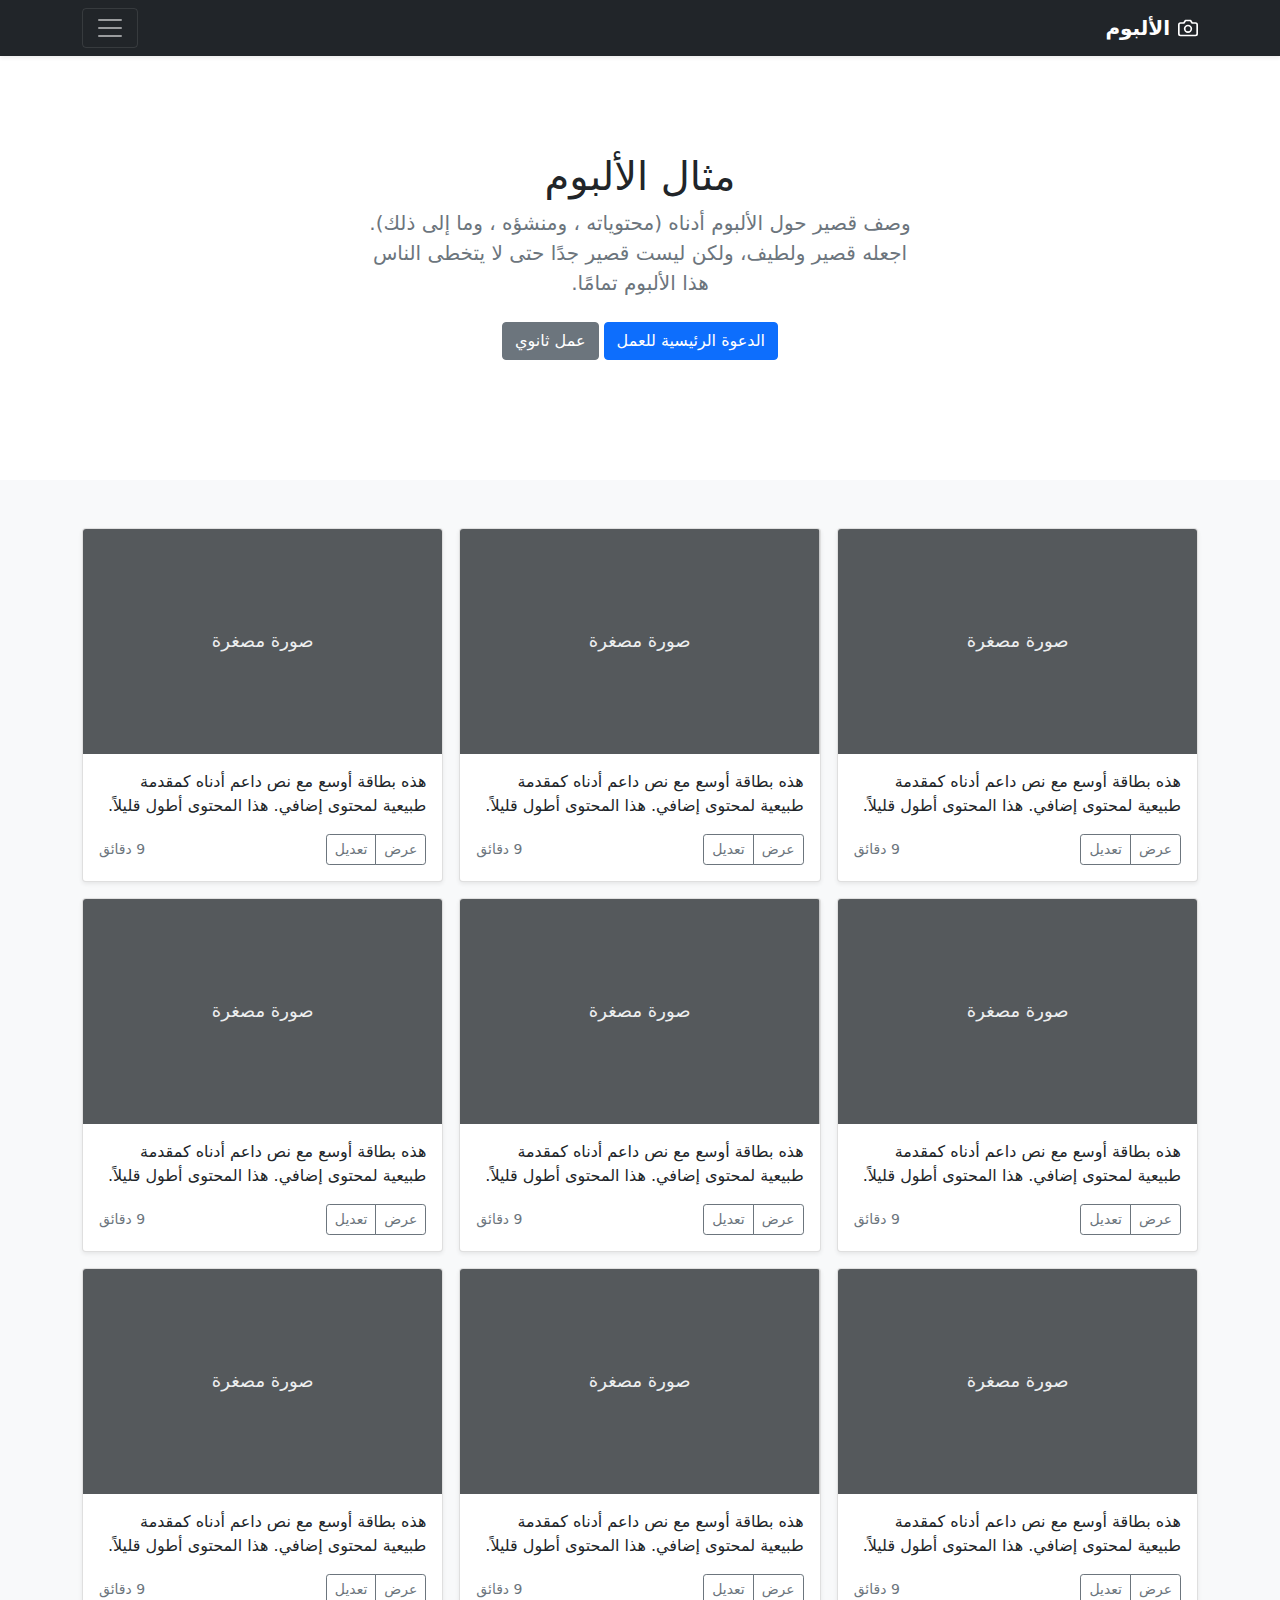
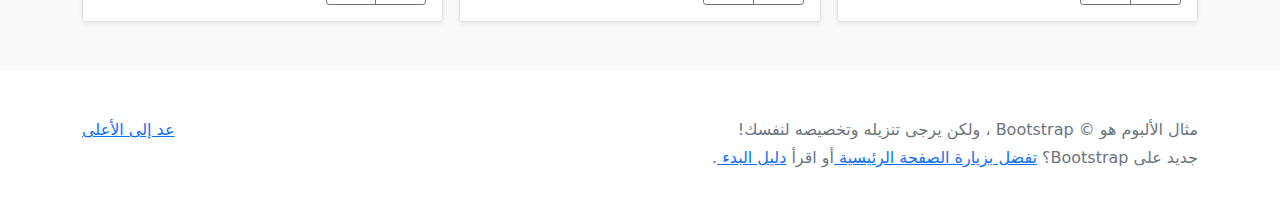
<file: static/css/album-rtl/index.html>
<!doctype html>
<html lang="ar" dir="rtl">
  <head>
    <meta charset="utf-8">
    <meta name="viewport" content="width=device-width, initial-scale=1">
    <meta name="description" content="">
    <meta name="author" content="Mark Otto, Jacob Thornton, and Bootstrap contributors">
    <meta name="generator" content="Hugo 0.88.1">
    <title>مثال الألبوم · Bootstrap v5.1</title>

    <link rel="canonical" href="https://getbootstrap.com/docs/5.1/examples/album-rtl/">

    

    <!-- Bootstrap core CSS -->
<link href="../assets/dist/css/bootstrap.rtl.min.css" rel="stylesheet">

    <style>
      .bd-placeholder-img {
        font-size: 1.125rem;
        text-anchor: middle;
        -webkit-user-select: none;
        -moz-user-select: none;
        user-select: none;
      }

      @media (min-width: 768px) {
        .bd-placeholder-img-lg {
          font-size: 3.5rem;
        }
      }
    </style>

    
  </head>
  <body>
    
<header>
  <div class="collapse bg-dark" id="navbarHeader">
    <div class="container">
      <div class="row">
        <div class="col-sm-8 col-md-7 py-4">
          <h4 class="text-white">حول</h4>
          <p class="text-muted">أضف بعض المعلومات حول الألبوم، المؤلف، أو أي سياق خلفية آخر. اجعلها بضع جمل حتى يتمكن الزوار من التقاط بعض التلميحات المفيدة. ثم اربطها ببعض مواقع التواصل الاجتماعي أو معلومات الاتصال.</p>
        </div>
        <div class="col-sm-4 offset-md-1 py-4">
          <h4 class="text-white">تواصل معي</h4>
          <ul class="list-unstyled">
            <li><a href="#" class="text-white">تابعني على تويتر</a></li>
            <li><a href="#" class="text-white">شاركني الإعجاب في فيسبوك</a></li>
            <li><a href="#" class="text-white">راسلني على البريد الإلكتروني</a></li>
          </ul>
        </div>
      </div>
    </div>
  </div>
  <div class="navbar navbar-dark bg-dark shadow-sm">
    <div class="container">
      <a href="#" class="navbar-brand d-flex align-items-center">
        <svg xmlns="http://www.w3.org/2000/svg" width="20" height="20" fill="none" stroke="currentColor" stroke-linecap="round" stroke-linejoin="round" stroke-width="2" aria-hidden="true" class="me-2" viewBox="0 0 24 24"><path d="M23 19a2 2 0 0 1-2 2H3a2 2 0 0 1-2-2V8a2 2 0 0 1 2-2h4l2-3h6l2 3h4a2 2 0 0 1 2 2z"/><circle cx="12" cy="13" r="4"/></svg>
        <strong>الألبوم</strong>
      </a>
      <button class="navbar-toggler" type="button" data-bs-toggle="collapse" data-bs-target="#navbarHeader" aria-controls="navbarHeader" aria-expanded="false" aria-label="تبديل التنقل">
        <span class="navbar-toggler-icon"></span>
      </button>
    </div>
  </div>
</header>

<main>

  <section class="py-5 text-center container">
    <div class="row py-lg-5">
      <div class="col-lg-6 col-md-8 mx-auto">
        <h1 class="fw-light">مثال الألبوم</h1>
        <p class="lead text-muted">وصف قصير حول الألبوم أدناه (محتوياته ، ومنشؤه ، وما إلى ذلك). اجعله قصير ولطيف، ولكن ليست قصير جدًا حتى لا يتخطى الناس هذا الألبوم تمامًا.</p>
        <p>
          <a href="#" class="btn btn-primary my-2">الدعوة الرئيسية للعمل</a>
          <a href="#" class="btn btn-secondary my-2">عمل ثانوي</a>
        </p>
      </div>
    </div>
  </section>

  <div class="album py-5 bg-light">
    <div class="container">

      <div class="row row-cols-1 row-cols-sm-2 row-cols-md-3 g-3">
        <div class="col">
          <div class="card shadow-sm">
            <svg class="bd-placeholder-img card-img-top" width="100%" height="225" xmlns="http://www.w3.org/2000/svg" role="img" aria-label="Placeholder: صورة مصغرة" preserveAspectRatio="xMidYMid slice" focusable="false"><title>Placeholder</title><rect width="100%" height="100%" fill="#55595c"/><text x="50%" y="50%" fill="#eceeef" dy=".3em">صورة مصغرة</text></svg>

            <div class="card-body">
              <p class="card-text">هذه بطاقة أوسع مع نص داعم أدناه كمقدمة طبيعية لمحتوى إضافي. هذا المحتوى أطول قليلاً.</p>
              <div class="d-flex justify-content-between align-items-center">
                <div class="btn-group">
                  <button type="button" class="btn btn-sm btn-outline-secondary">عرض</button>
                  <button type="button" class="btn btn-sm btn-outline-secondary">تعديل</button>
                </div>
                <small class="text-muted">9 دقائق</small>
              </div>
            </div>
          </div>
        </div>
        <div class="col">
          <div class="card shadow-sm">
            <svg class="bd-placeholder-img card-img-top" width="100%" height="225" xmlns="http://www.w3.org/2000/svg" role="img" aria-label="Placeholder: صورة مصغرة" preserveAspectRatio="xMidYMid slice" focusable="false"><title>Placeholder</title><rect width="100%" height="100%" fill="#55595c"/><text x="50%" y="50%" fill="#eceeef" dy=".3em">صورة مصغرة</text></svg>

            <div class="card-body">
              <p class="card-text">هذه بطاقة أوسع مع نص داعم أدناه كمقدمة طبيعية لمحتوى إضافي. هذا المحتوى أطول قليلاً.</p>
              <div class="d-flex justify-content-between align-items-center">
                <div class="btn-group">
                  <button type="button" class="btn btn-sm btn-outline-secondary">عرض</button>
                  <button type="button" class="btn btn-sm btn-outline-secondary">تعديل</button>
                </div>
                <small class="text-muted">9 دقائق</small>
              </div>
            </div>
          </div>
        </div>
        <div class="col">
          <div class="card shadow-sm">
            <svg class="bd-placeholder-img card-img-top" width="100%" height="225" xmlns="http://www.w3.org/2000/svg" role="img" aria-label="Placeholder: صورة مصغرة" preserveAspectRatio="xMidYMid slice" focusable="false"><title>Placeholder</title><rect width="100%" height="100%" fill="#55595c"/><text x="50%" y="50%" fill="#eceeef" dy=".3em">صورة مصغرة</text></svg>

            <div class="card-body">
              <p class="card-text">هذه بطاقة أوسع مع نص داعم أدناه كمقدمة طبيعية لمحتوى إضافي. هذا المحتوى أطول قليلاً.</p>
              <div class="d-flex justify-content-between align-items-center">
                <div class="btn-group">
                  <button type="button" class="btn btn-sm btn-outline-secondary">عرض</button>
                  <button type="button" class="btn btn-sm btn-outline-secondary">تعديل</button>
                </div>
                <small class="text-muted">9 دقائق</small>
              </div>
            </div>
          </div>
        </div>

        <div class="col">
          <div class="card shadow-sm">
            <svg class="bd-placeholder-img card-img-top" width="100%" height="225" xmlns="http://www.w3.org/2000/svg" role="img" aria-label="Placeholder: صورة مصغرة" preserveAspectRatio="xMidYMid slice" focusable="false"><title>Placeholder</title><rect width="100%" height="100%" fill="#55595c"/><text x="50%" y="50%" fill="#eceeef" dy=".3em">صورة مصغرة</text></svg>

            <div class="card-body">
              <p class="card-text">هذه بطاقة أوسع مع نص داعم أدناه كمقدمة طبيعية لمحتوى إضافي. هذا المحتوى أطول قليلاً.</p>
              <div class="d-flex justify-content-between align-items-center">
                <div class="btn-group">
                  <button type="button" class="btn btn-sm btn-outline-secondary">عرض</button>
                  <button type="button" class="btn btn-sm btn-outline-secondary">تعديل</button>
                </div>
                <small class="text-muted">9 دقائق</small>
              </div>
            </div>
          </div>
        </div>
        <div class="col">
          <div class="card shadow-sm">
            <svg class="bd-placeholder-img card-img-top" width="100%" height="225" xmlns="http://www.w3.org/2000/svg" role="img" aria-label="Placeholder: صورة مصغرة" preserveAspectRatio="xMidYMid slice" focusable="false"><title>Placeholder</title><rect width="100%" height="100%" fill="#55595c"/><text x="50%" y="50%" fill="#eceeef" dy=".3em">صورة مصغرة</text></svg>

            <div class="card-body">
              <p class="card-text">هذه بطاقة أوسع مع نص داعم أدناه كمقدمة طبيعية لمحتوى إضافي. هذا المحتوى أطول قليلاً.</p>
              <div class="d-flex justify-content-between align-items-center">
                <div class="btn-group">
                  <button type="button" class="btn btn-sm btn-outline-secondary">عرض</button>
                  <button type="button" class="btn btn-sm btn-outline-secondary">تعديل</button>
                </div>
                <small class="text-muted">9 دقائق</small>
              </div>
            </div>
          </div>
        </div>
        <div class="col">
          <div class="card shadow-sm">
            <svg class="bd-placeholder-img card-img-top" width="100%" height="225" xmlns="http://www.w3.org/2000/svg" role="img" aria-label="Placeholder: صورة مصغرة" preserveAspectRatio="xMidYMid slice" focusable="false"><title>Placeholder</title><rect width="100%" height="100%" fill="#55595c"/><text x="50%" y="50%" fill="#eceeef" dy=".3em">صورة مصغرة</text></svg>

            <div class="card-body">
              <p class="card-text">هذه بطاقة أوسع مع نص داعم أدناه كمقدمة طبيعية لمحتوى إضافي. هذا المحتوى أطول قليلاً.</p>
              <div class="d-flex justify-content-between align-items-center">
                <div class="btn-group">
                  <button type="button" class="btn btn-sm btn-outline-secondary">عرض</button>
                  <button type="button" class="btn btn-sm btn-outline-secondary">تعديل</button>
                </div>
                <small class="text-muted">9 دقائق</small>
              </div>
            </div>
          </div>
        </div>

        <div class="col">
          <div class="card shadow-sm">
            <svg class="bd-placeholder-img card-img-top" width="100%" height="225" xmlns="http://www.w3.org/2000/svg" role="img" aria-label="Placeholder: صورة مصغرة" preserveAspectRatio="xMidYMid slice" focusable="false"><title>Placeholder</title><rect width="100%" height="100%" fill="#55595c"/><text x="50%" y="50%" fill="#eceeef" dy=".3em">صورة مصغرة</text></svg>

            <div class="card-body">
              <p class="card-text">هذه بطاقة أوسع مع نص داعم أدناه كمقدمة طبيعية لمحتوى إضافي. هذا المحتوى أطول قليلاً.</p>
              <div class="d-flex justify-content-between align-items-center">
                <div class="btn-group">
                  <button type="button" class="btn btn-sm btn-outline-secondary">عرض</button>
                  <button type="button" class="btn btn-sm btn-outline-secondary">تعديل</button>
                </div>
                <small class="text-muted">9 دقائق</small>
              </div>
            </div>
          </div>
        </div>
        <div class="col">
          <div class="card shadow-sm">
            <svg class="bd-placeholder-img card-img-top" width="100%" height="225" xmlns="http://www.w3.org/2000/svg" role="img" aria-label="Placeholder: صورة مصغرة" preserveAspectRatio="xMidYMid slice" focusable="false"><title>Placeholder</title><rect width="100%" height="100%" fill="#55595c"/><text x="50%" y="50%" fill="#eceeef" dy=".3em">صورة مصغرة</text></svg>

            <div class="card-body">
              <p class="card-text">هذه بطاقة أوسع مع نص داعم أدناه كمقدمة طبيعية لمحتوى إضافي. هذا المحتوى أطول قليلاً.</p>
              <div class="d-flex justify-content-between align-items-center">
                <div class="btn-group">
                  <button type="button" class="btn btn-sm btn-outline-secondary">عرض</button>
                  <button type="button" class="btn btn-sm btn-outline-secondary">تعديل</button>
                </div>
                <small class="text-muted">9 دقائق</small>
              </div>
            </div>
          </div>
        </div>
        <div class="col">
          <div class="card shadow-sm">
            <svg class="bd-placeholder-img card-img-top" width="100%" height="225" xmlns="http://www.w3.org/2000/svg" role="img" aria-label="Placeholder: صورة مصغرة" preserveAspectRatio="xMidYMid slice" focusable="false"><title>Placeholder</title><rect width="100%" height="100%" fill="#55595c"/><text x="50%" y="50%" fill="#eceeef" dy=".3em">صورة مصغرة</text></svg>

            <div class="card-body">
              <p class="card-text">هذه بطاقة أوسع مع نص داعم أدناه كمقدمة طبيعية لمحتوى إضافي. هذا المحتوى أطول قليلاً.</p>
              <div class="d-flex justify-content-between align-items-center">
                <div class="btn-group">
                  <button type="button" class="btn btn-sm btn-outline-secondary">عرض</button>
                  <button type="button" class="btn btn-sm btn-outline-secondary">تعديل</button>
                </div>
                <small class="text-muted">9 دقائق</small>
              </div>
            </div>
          </div>
        </div>
      </div>
    </div>
  </div>

</main>

<footer class="text-muted py-5">
  <div class="container">
    <p class="float-end mb-1">
      <a href="#">عد إلى الأعلى</a>
    </p>
    <p class="mb-1">مثال الألبوم هو © Bootstrap ، ولكن يرجى تنزيله وتخصيصه لنفسك!</p>
    <p class="mb-0">جديد على Bootstrap؟ <a href="/"> تفضل بزيارة الصفحة الرئيسية </a> أو اقرأ <a href="../getting-started/introduction/ "> دليل البدء </a>.</p>
  </div>
</footer>


    <script src="../assets/dist/js/bootstrap.bundle.min.js"></script>

      
  </body>
</html>
</file>
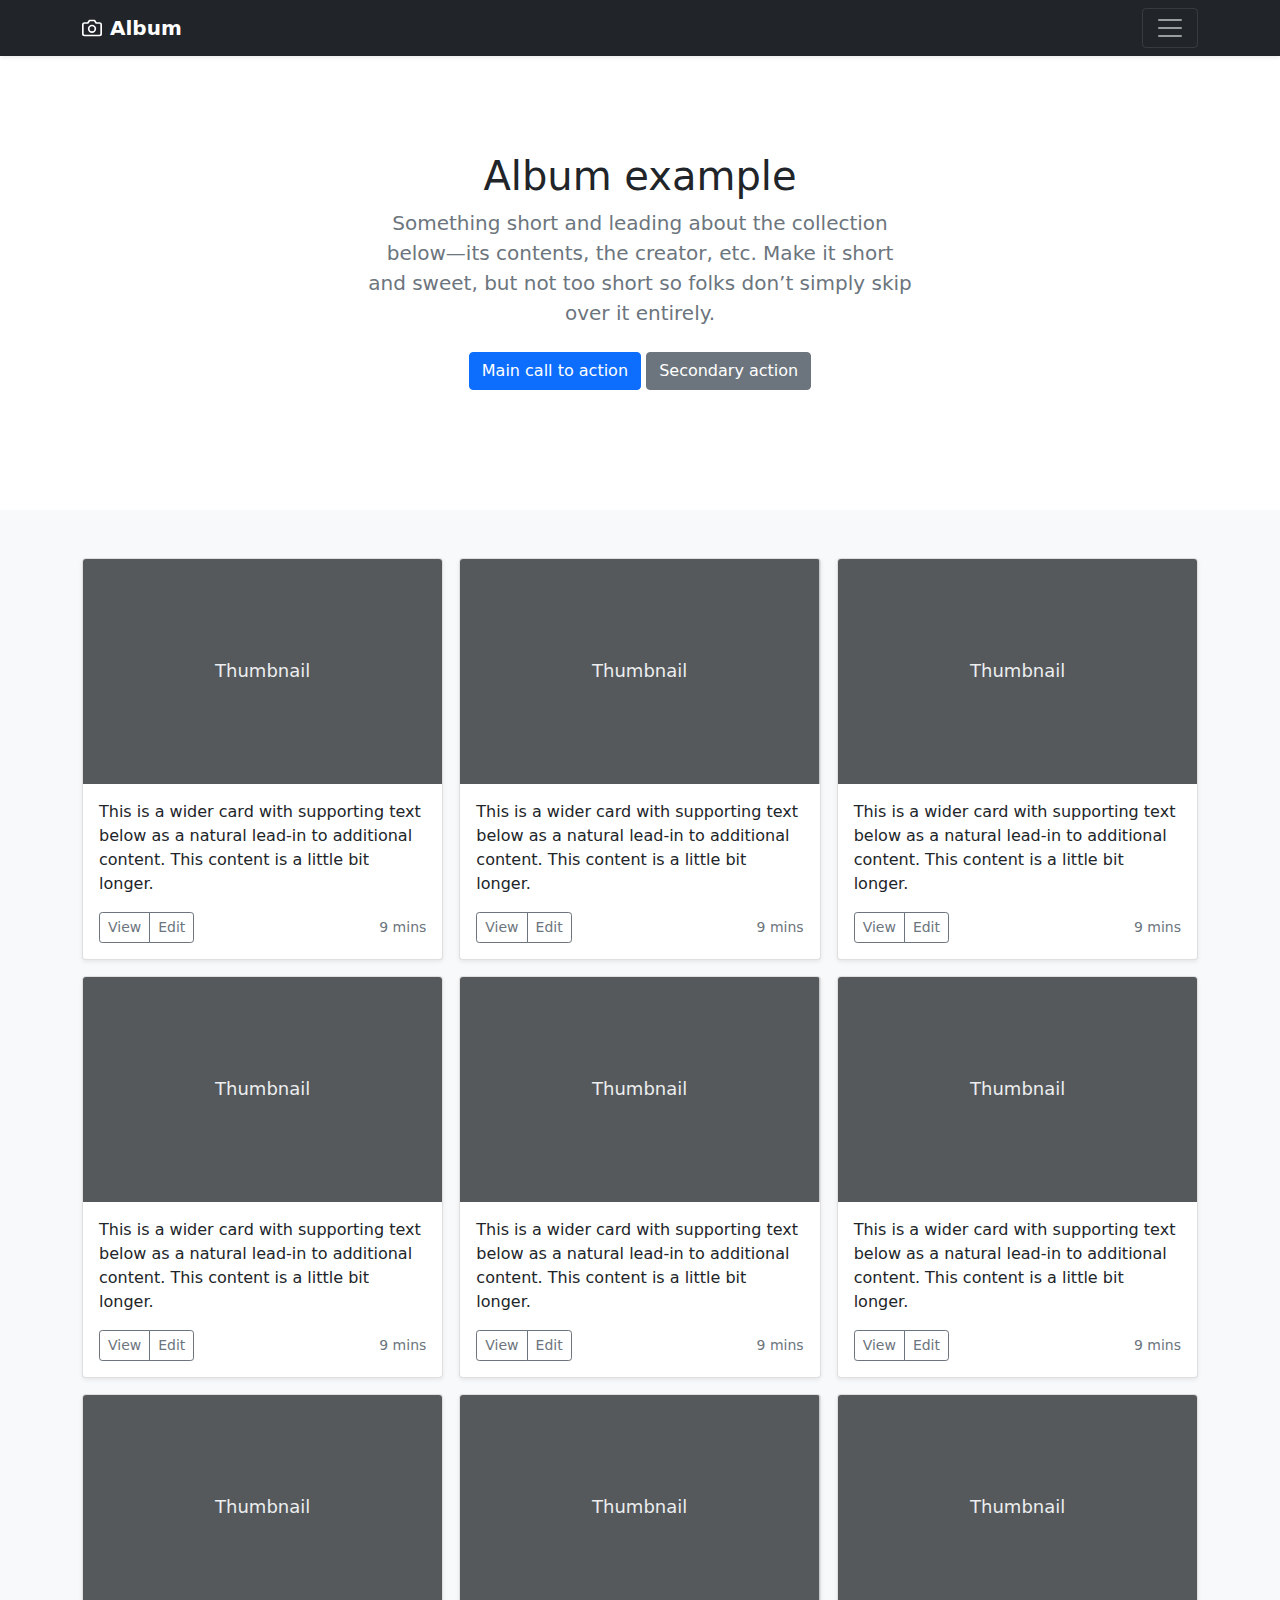
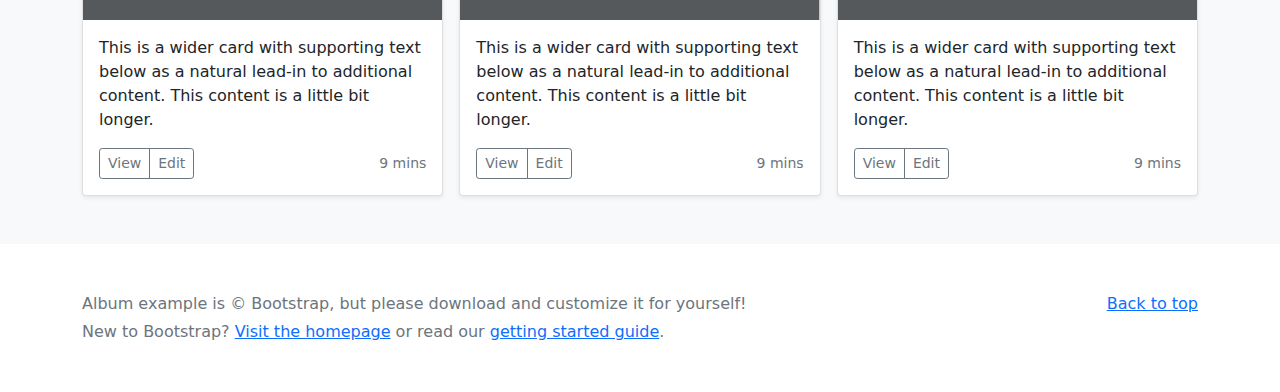
<file: static/css/album/index.html>
<!doctype html>
<html lang="en">
  <head>
    <meta charset="utf-8">
    <meta name="viewport" content="width=device-width, initial-scale=1">
    <meta name="description" content="">
    <meta name="author" content="Mark Otto, Jacob Thornton, and Bootstrap contributors">
    <meta name="generator" content="Hugo 0.88.1">
    <title>Album example · Bootstrap v5.1</title>

    <link rel="canonical" href="https://getbootstrap.com/docs/5.1/examples/album/">

    

    <!-- Bootstrap core CSS -->
<link href="../assets/dist/css/bootstrap.min.css" rel="stylesheet">

    <style>
      .bd-placeholder-img {
        font-size: 1.125rem;
        text-anchor: middle;
        -webkit-user-select: none;
        -moz-user-select: none;
        user-select: none;
      }

      @media (min-width: 768px) {
        .bd-placeholder-img-lg {
          font-size: 3.5rem;
        }
      }
    </style>

    
  </head>
  <body>
    
<header>
  <div class="collapse bg-dark" id="navbarHeader">
    <div class="container">
      <div class="row">
        <div class="col-sm-8 col-md-7 py-4">
          <h4 class="text-white">About</h4>
          <p class="text-muted">Add some information about the album below, the author, or any other background context. Make it a few sentences long so folks can pick up some informative tidbits. Then, link them off to some social networking sites or contact information.</p>
        </div>
        <div class="col-sm-4 offset-md-1 py-4">
          <h4 class="text-white">Contact</h4>
          <ul class="list-unstyled">
            <li><a href="#" class="text-white">Follow on Twitter</a></li>
            <li><a href="#" class="text-white">Like on Facebook</a></li>
            <li><a href="#" class="text-white">Email me</a></li>
          </ul>
        </div>
      </div>
    </div>
  </div>
  <div class="navbar navbar-dark bg-dark shadow-sm">
    <div class="container">
      <a href="#" class="navbar-brand d-flex align-items-center">
        <svg xmlns="http://www.w3.org/2000/svg" width="20" height="20" fill="none" stroke="currentColor" stroke-linecap="round" stroke-linejoin="round" stroke-width="2" aria-hidden="true" class="me-2" viewBox="0 0 24 24"><path d="M23 19a2 2 0 0 1-2 2H3a2 2 0 0 1-2-2V8a2 2 0 0 1 2-2h4l2-3h6l2 3h4a2 2 0 0 1 2 2z"/><circle cx="12" cy="13" r="4"/></svg>
        <strong>Album</strong>
      </a>
      <button class="navbar-toggler" type="button" data-bs-toggle="collapse" data-bs-target="#navbarHeader" aria-controls="navbarHeader" aria-expanded="false" aria-label="Toggle navigation">
        <span class="navbar-toggler-icon"></span>
      </button>
    </div>
  </div>
</header>

<main>

  <section class="py-5 text-center container">
    <div class="row py-lg-5">
      <div class="col-lg-6 col-md-8 mx-auto">
        <h1 class="fw-light">Album example</h1>
        <p class="lead text-muted">Something short and leading about the collection below—its contents, the creator, etc. Make it short and sweet, but not too short so folks don’t simply skip over it entirely.</p>
        <p>
          <a href="#" class="btn btn-primary my-2">Main call to action</a>
          <a href="#" class="btn btn-secondary my-2">Secondary action</a>
        </p>
      </div>
    </div>
  </section>

  <div class="album py-5 bg-light">
    <div class="container">

      <div class="row row-cols-1 row-cols-sm-2 row-cols-md-3 g-3">
        <div class="col">
          <div class="card shadow-sm">
            <svg class="bd-placeholder-img card-img-top" width="100%" height="225" xmlns="http://www.w3.org/2000/svg" role="img" aria-label="Placeholder: Thumbnail" preserveAspectRatio="xMidYMid slice" focusable="false"><title>Placeholder</title><rect width="100%" height="100%" fill="#55595c"/><text x="50%" y="50%" fill="#eceeef" dy=".3em">Thumbnail</text></svg>

            <div class="card-body">
              <p class="card-text">This is a wider card with supporting text below as a natural lead-in to additional content. This content is a little bit longer.</p>
              <div class="d-flex justify-content-between align-items-center">
                <div class="btn-group">
                  <button type="button" class="btn btn-sm btn-outline-secondary">View</button>
                  <button type="button" class="btn btn-sm btn-outline-secondary">Edit</button>
                </div>
                <small class="text-muted">9 mins</small>
              </div>
            </div>
          </div>
        </div>
        <div class="col">
          <div class="card shadow-sm">
            <svg class="bd-placeholder-img card-img-top" width="100%" height="225" xmlns="http://www.w3.org/2000/svg" role="img" aria-label="Placeholder: Thumbnail" preserveAspectRatio="xMidYMid slice" focusable="false"><title>Placeholder</title><rect width="100%" height="100%" fill="#55595c"/><text x="50%" y="50%" fill="#eceeef" dy=".3em">Thumbnail</text></svg>

            <div class="card-body">
              <p class="card-text">This is a wider card with supporting text below as a natural lead-in to additional content. This content is a little bit longer.</p>
              <div class="d-flex justify-content-between align-items-center">
                <div class="btn-group">
                  <button type="button" class="btn btn-sm btn-outline-secondary">View</button>
                  <button type="button" class="btn btn-sm btn-outline-secondary">Edit</button>
                </div>
                <small class="text-muted">9 mins</small>
              </div>
            </div>
          </div>
        </div>
        <div class="col">
          <div class="card shadow-sm">
            <svg class="bd-placeholder-img card-img-top" width="100%" height="225" xmlns="http://www.w3.org/2000/svg" role="img" aria-label="Placeholder: Thumbnail" preserveAspectRatio="xMidYMid slice" focusable="false"><title>Placeholder</title><rect width="100%" height="100%" fill="#55595c"/><text x="50%" y="50%" fill="#eceeef" dy=".3em">Thumbnail</text></svg>

            <div class="card-body">
              <p class="card-text">This is a wider card with supporting text below as a natural lead-in to additional content. This content is a little bit longer.</p>
              <div class="d-flex justify-content-between align-items-center">
                <div class="btn-group">
                  <button type="button" class="btn btn-sm btn-outline-secondary">View</button>
                  <button type="button" class="btn btn-sm btn-outline-secondary">Edit</button>
                </div>
                <small class="text-muted">9 mins</small>
              </div>
            </div>
          </div>
        </div>

        <div class="col">
          <div class="card shadow-sm">
            <svg class="bd-placeholder-img card-img-top" width="100%" height="225" xmlns="http://www.w3.org/2000/svg" role="img" aria-label="Placeholder: Thumbnail" preserveAspectRatio="xMidYMid slice" focusable="false"><title>Placeholder</title><rect width="100%" height="100%" fill="#55595c"/><text x="50%" y="50%" fill="#eceeef" dy=".3em">Thumbnail</text></svg>

            <div class="card-body">
              <p class="card-text">This is a wider card with supporting text below as a natural lead-in to additional content. This content is a little bit longer.</p>
              <div class="d-flex justify-content-between align-items-center">
                <div class="btn-group">
                  <button type="button" class="btn btn-sm btn-outline-secondary">View</button>
                  <button type="button" class="btn btn-sm btn-outline-secondary">Edit</button>
                </div>
                <small class="text-muted">9 mins</small>
              </div>
            </div>
          </div>
        </div>
        <div class="col">
          <div class="card shadow-sm">
            <svg class="bd-placeholder-img card-img-top" width="100%" height="225" xmlns="http://www.w3.org/2000/svg" role="img" aria-label="Placeholder: Thumbnail" preserveAspectRatio="xMidYMid slice" focusable="false"><title>Placeholder</title><rect width="100%" height="100%" fill="#55595c"/><text x="50%" y="50%" fill="#eceeef" dy=".3em">Thumbnail</text></svg>

            <div class="card-body">
              <p class="card-text">This is a wider card with supporting text below as a natural lead-in to additional content. This content is a little bit longer.</p>
              <div class="d-flex justify-content-between align-items-center">
                <div class="btn-group">
                  <button type="button" class="btn btn-sm btn-outline-secondary">View</button>
                  <button type="button" class="btn btn-sm btn-outline-secondary">Edit</button>
                </div>
                <small class="text-muted">9 mins</small>
              </div>
            </div>
          </div>
        </div>
        <div class="col">
          <div class="card shadow-sm">
            <svg class="bd-placeholder-img card-img-top" width="100%" height="225" xmlns="http://www.w3.org/2000/svg" role="img" aria-label="Placeholder: Thumbnail" preserveAspectRatio="xMidYMid slice" focusable="false"><title>Placeholder</title><rect width="100%" height="100%" fill="#55595c"/><text x="50%" y="50%" fill="#eceeef" dy=".3em">Thumbnail</text></svg>

            <div class="card-body">
              <p class="card-text">This is a wider card with supporting text below as a natural lead-in to additional content. This content is a little bit longer.</p>
              <div class="d-flex justify-content-between align-items-center">
                <div class="btn-group">
                  <button type="button" class="btn btn-sm btn-outline-secondary">View</button>
                  <button type="button" class="btn btn-sm btn-outline-secondary">Edit</button>
                </div>
                <small class="text-muted">9 mins</small>
              </div>
            </div>
          </div>
        </div>

        <div class="col">
          <div class="card shadow-sm">
            <svg class="bd-placeholder-img card-img-top" width="100%" height="225" xmlns="http://www.w3.org/2000/svg" role="img" aria-label="Placeholder: Thumbnail" preserveAspectRatio="xMidYMid slice" focusable="false"><title>Placeholder</title><rect width="100%" height="100%" fill="#55595c"/><text x="50%" y="50%" fill="#eceeef" dy=".3em">Thumbnail</text></svg>

            <div class="card-body">
              <p class="card-text">This is a wider card with supporting text below as a natural lead-in to additional content. This content is a little bit longer.</p>
              <div class="d-flex justify-content-between align-items-center">
                <div class="btn-group">
                  <button type="button" class="btn btn-sm btn-outline-secondary">View</button>
                  <button type="button" class="btn btn-sm btn-outline-secondary">Edit</button>
                </div>
                <small class="text-muted">9 mins</small>
              </div>
            </div>
          </div>
        </div>
        <div class="col">
          <div class="card shadow-sm">
            <svg class="bd-placeholder-img card-img-top" width="100%" height="225" xmlns="http://www.w3.org/2000/svg" role="img" aria-label="Placeholder: Thumbnail" preserveAspectRatio="xMidYMid slice" focusable="false"><title>Placeholder</title><rect width="100%" height="100%" fill="#55595c"/><text x="50%" y="50%" fill="#eceeef" dy=".3em">Thumbnail</text></svg>

            <div class="card-body">
              <p class="card-text">This is a wider card with supporting text below as a natural lead-in to additional content. This content is a little bit longer.</p>
              <div class="d-flex justify-content-between align-items-center">
                <div class="btn-group">
                  <button type="button" class="btn btn-sm btn-outline-secondary">View</button>
                  <button type="button" class="btn btn-sm btn-outline-secondary">Edit</button>
                </div>
                <small class="text-muted">9 mins</small>
              </div>
            </div>
          </div>
        </div>
        <div class="col">
          <div class="card shadow-sm">
            <svg class="bd-placeholder-img card-img-top" width="100%" height="225" xmlns="http://www.w3.org/2000/svg" role="img" aria-label="Placeholder: Thumbnail" preserveAspectRatio="xMidYMid slice" focusable="false"><title>Placeholder</title><rect width="100%" height="100%" fill="#55595c"/><text x="50%" y="50%" fill="#eceeef" dy=".3em">Thumbnail</text></svg>

            <div class="card-body">
              <p class="card-text">This is a wider card with supporting text below as a natural lead-in to additional content. This content is a little bit longer.</p>
              <div class="d-flex justify-content-between align-items-center">
                <div class="btn-group">
                  <button type="button" class="btn btn-sm btn-outline-secondary">View</button>
                  <button type="button" class="btn btn-sm btn-outline-secondary">Edit</button>
                </div>
                <small class="text-muted">9 mins</small>
              </div>
            </div>
          </div>
        </div>
      </div>
    </div>
  </div>

</main>

<footer class="text-muted py-5">
  <div class="container">
    <p class="float-end mb-1">
      <a href="#">Back to top</a>
    </p>
    <p class="mb-1">Album example is &copy; Bootstrap, but please download and customize it for yourself!</p>
    <p class="mb-0">New to Bootstrap? <a href="/">Visit the homepage</a> or read our <a href="../getting-started/introduction/">getting started guide</a>.</p>
  </div>
</footer>


    <script src="../assets/dist/js/bootstrap.bundle.min.js"></script>

      
  </body>
</html>
</file>
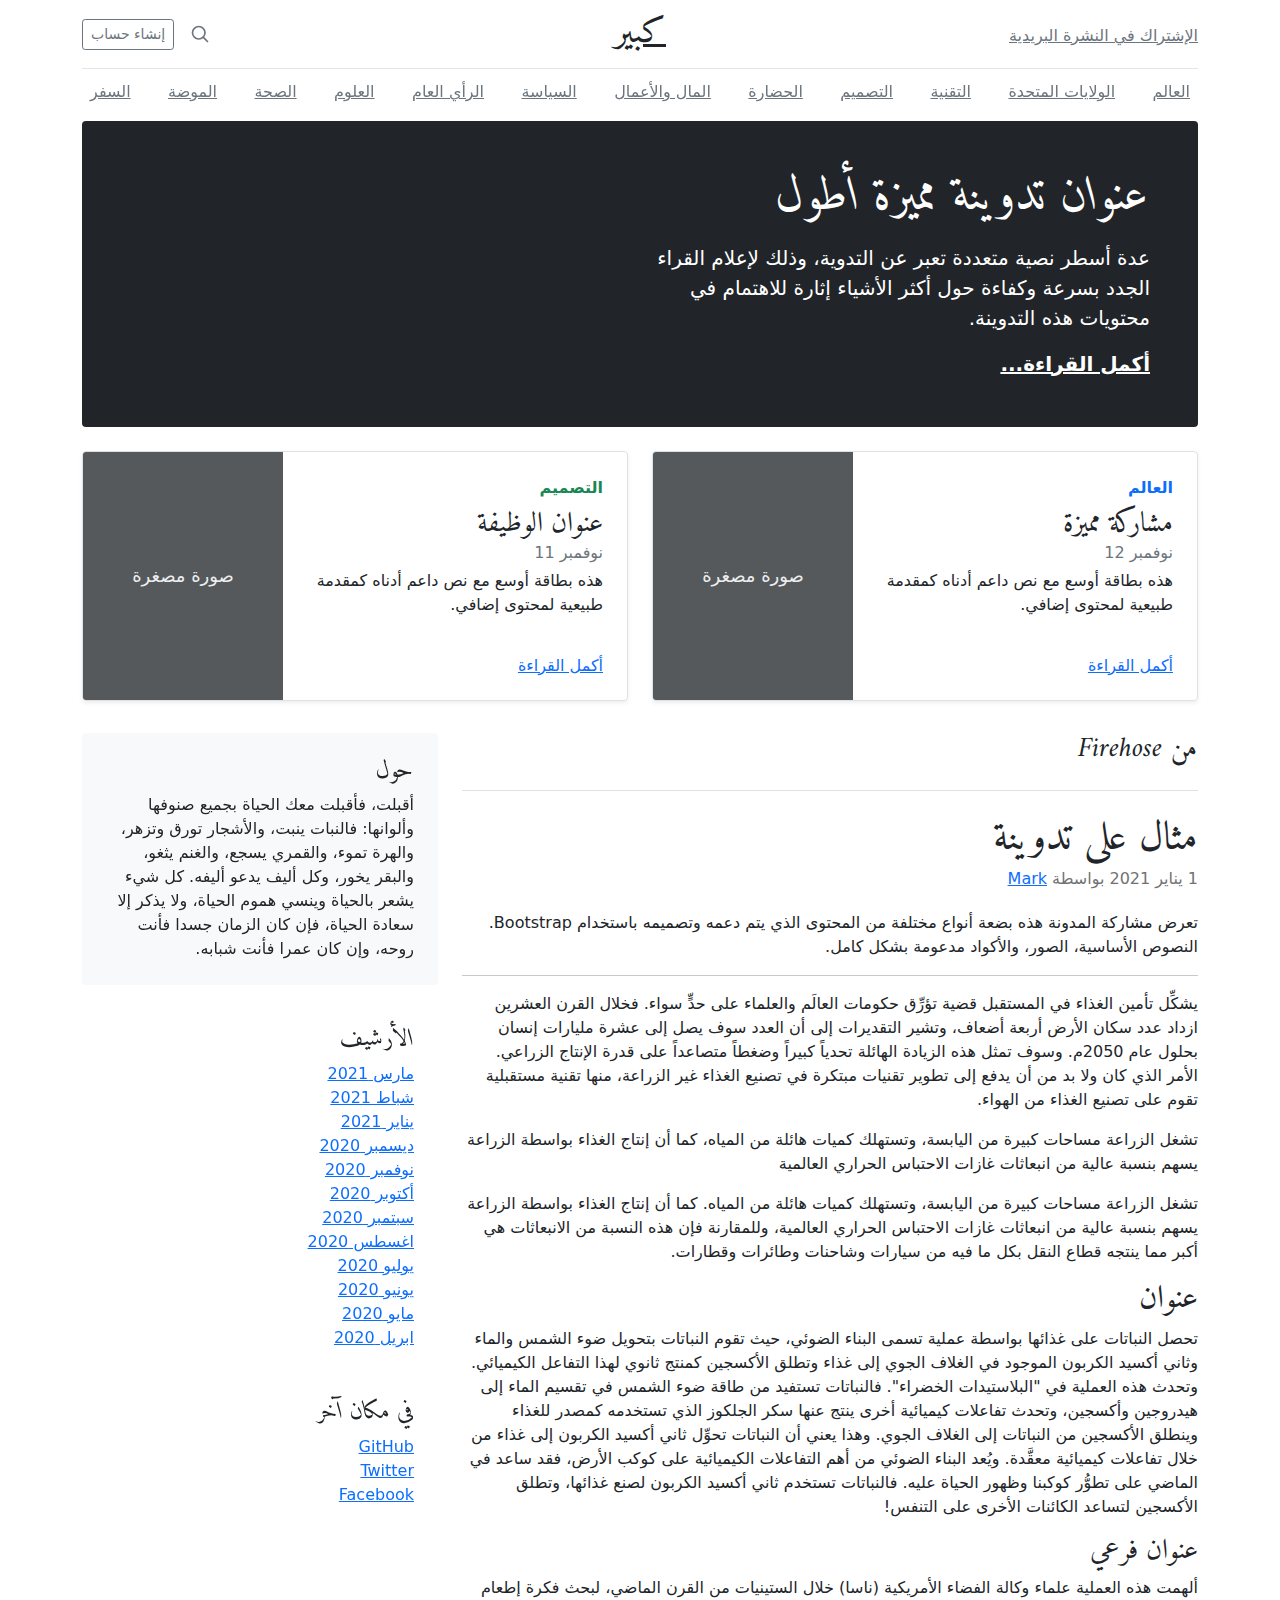
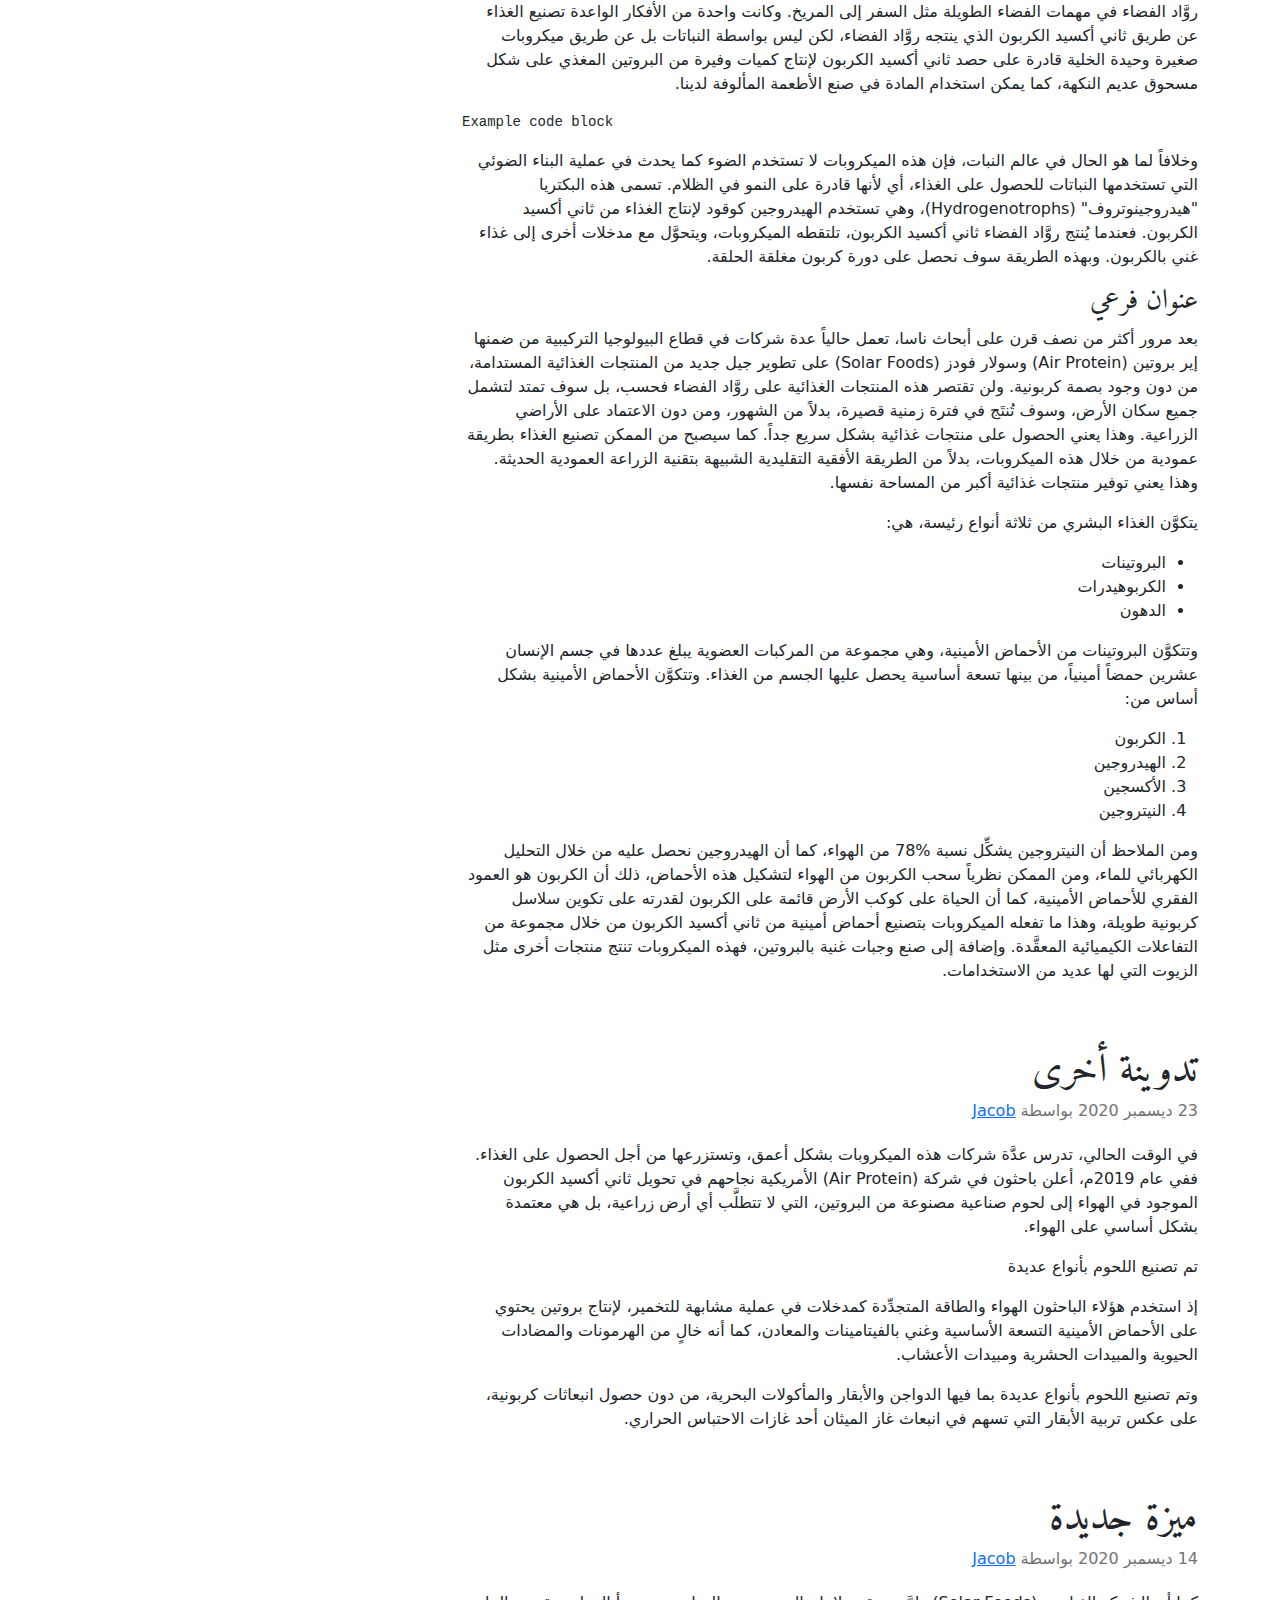
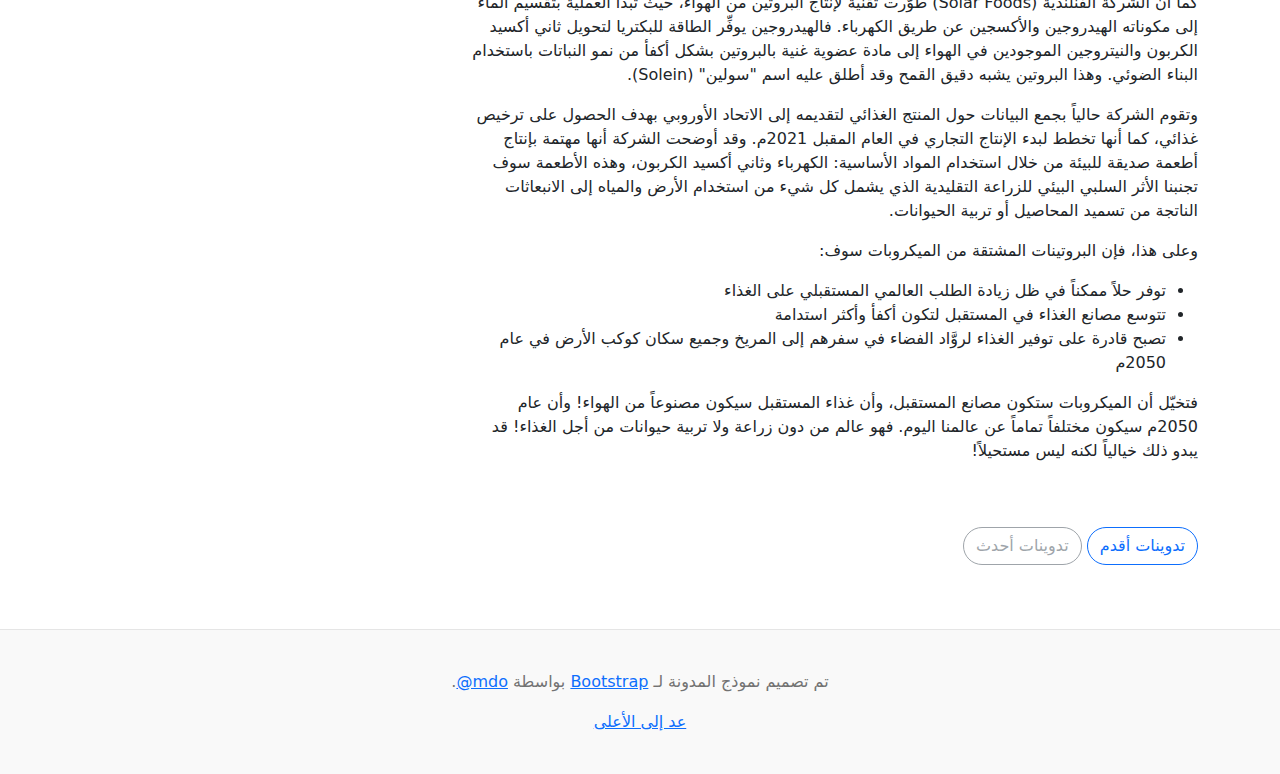
<file: static/css/blog-rtl/index.html>
<!doctype html>
<html lang="ar" dir="rtl">
  <head>
    <meta charset="utf-8">
    <meta name="viewport" content="width=device-width, initial-scale=1">
    <meta name="description" content="">
    <meta name="author" content="Mark Otto, Jacob Thornton, and Bootstrap contributors">
    <meta name="generator" content="Hugo 0.88.1">
    <title>قالب المدونة · Bootstrap v5.1</title>

    <link rel="canonical" href="https://getbootstrap.com/docs/5.1/examples/blog-rtl/">

    

    <!-- Bootstrap core CSS -->
<link href="../assets/dist/css/bootstrap.rtl.min.css" rel="stylesheet">

    <style>
      .bd-placeholder-img {
        font-size: 1.125rem;
        text-anchor: middle;
        -webkit-user-select: none;
        -moz-user-select: none;
        user-select: none;
      }

      @media (min-width: 768px) {
        .bd-placeholder-img-lg {
          font-size: 3.5rem;
        }
      }
    </style>

    
    <!-- Custom styles for this template -->
    <link href="https://fonts.googleapis.com/css?family=Amiri:wght@400;700&amp;display=swap" rel="stylesheet">
    <!-- Custom styles for this template -->
    <link href="../blog/blog.rtl.css" rel="stylesheet">
  </head>
  <body>
    
<div class="container">
  <header class="blog-header py-3">
    <div class="row flex-nowrap justify-content-between align-items-center">
      <div class="col-4 pt-1">
        <a class="link-secondary" href="#">الإشتراك في النشرة البريدية</a>
      </div>
      <div class="col-4 text-center">
        <a class="blog-header-logo text-dark" href="#">كبير</a>
      </div>
      <div class="col-4 d-flex justify-content-end align-items-center">
        <a class="link-secondary" href="#" aria-label="بحث">
          <svg xmlns="http://www.w3.org/2000/svg" width="20" height="20" fill="none" stroke="currentColor" stroke-linecap="round" stroke-linejoin="round" stroke-width="2" class="mx-3" role="img" viewBox="0 0 24 24"><title>بحث</title><circle cx="10.5" cy="10.5" r="7.5"/><path d="M21 21l-5.2-5.2"/></svg>
        </a>
        <a class="btn btn-sm btn-outline-secondary" href="#">إنشاء حساب</a>
      </div>
    </div>
  </header>

  <div class="nav-scroller py-1 mb-2">
    <nav class="nav d-flex justify-content-between">
      <a class="p-2 link-secondary" href="#">العالم</a>
      <a class="p-2 link-secondary" href="#">الولايات المتحدة</a>
      <a class="p-2 link-secondary" href="#">التقنية</a>
      <a class="p-2 link-secondary" href="#">التصميم</a>
      <a class="p-2 link-secondary" href="#">الحضارة</a>
      <a class="p-2 link-secondary" href="#">المال والأعمال</a>
      <a class="p-2 link-secondary" href="#">السياسة</a>
      <a class="p-2 link-secondary" href="#">الرأي العام</a>
      <a class="p-2 link-secondary" href="#">العلوم</a>
      <a class="p-2 link-secondary" href="#">الصحة</a>
      <a class="p-2 link-secondary" href="#">الموضة</a>
      <a class="p-2 link-secondary" href="#">السفر</a>
    </nav>
  </div>
</div>

<main class="container">
  <div class="p-4 p-md-5 mb-4 text-white rounded bg-dark">
    <div class="col-md-6 px-0">
      <h1 class="display-4 fst-italic">عنوان تدوينة مميزة أطول</h1>
      <p class="lead my-3">عدة أسطر نصية متعددة تعبر عن التدوية، وذلك لإعلام القراء الجدد بسرعة وكفاءة حول أكثر الأشياء إثارة للاهتمام في محتويات هذه التدوينة.</p>
      <p class="lead mb-0"><a href="#" class="text-white fw-bold">أكمل القراءة...</a></p>
    </div>
  </div>

  <div class="row mb-2">
    <div class="col-md-6">
      <div class="row g-0 border rounded overflow-hidden flex-md-row mb-4 shadow-sm h-md-250 position-relative">
        <div class="col p-4 d-flex flex-column position-static">
          <strong class="d-inline-block mb-2 text-primary">العالم</strong>
          <h3 class="mb-0">مشاركة مميزة</h3>
          <div class="mb-1 text-muted">نوفمبر 12</div>
          <p class="card-text mb-auto">هذه بطاقة أوسع مع نص داعم أدناه كمقدمة طبيعية لمحتوى إضافي.</p>
          <a href="#" class="stretched-link">أكمل القراءة</a>
        </div>
        <div class="col-auto d-none d-lg-block">
          <svg class="bd-placeholder-img" width="200" height="250" xmlns="http://www.w3.org/2000/svg" role="img" aria-label="Placeholder: صورة مصغرة" preserveAspectRatio="xMidYMid slice" focusable="false"><title>Placeholder</title><rect width="100%" height="100%" fill="#55595c"/><text x="50%" y="50%" fill="#eceeef" dy=".3em">صورة مصغرة</text></svg>

        </div>
      </div>
    </div>
    <div class="col-md-6">
      <div class="row g-0 border rounded overflow-hidden flex-md-row mb-4 shadow-sm h-md-250 position-relative">
        <div class="col p-4 d-flex flex-column position-static">
          <strong class="d-inline-block mb-2 text-success">التصميم</strong>
          <h3 class="mb-0">عنوان الوظيفة</h3>
          <div class="mb-1 text-muted">نوفمبر 11</div>
          <p class="mb-auto">هذه بطاقة أوسع مع نص داعم أدناه كمقدمة طبيعية لمحتوى إضافي.</p>
          <a href="#" class="stretched-link">أكمل القراءة</a>
        </div>
        <div class="col-auto d-none d-lg-block">
          <svg class="bd-placeholder-img" width="200" height="250" xmlns="http://www.w3.org/2000/svg" role="img" aria-label="Placeholder: صورة مصغرة" preserveAspectRatio="xMidYMid slice" focusable="false"><title>Placeholder</title><rect width="100%" height="100%" fill="#55595c"/><text x="50%" y="50%" fill="#eceeef" dy=".3em">صورة مصغرة</text></svg>

        </div>
      </div>
    </div>
  </div>

  <div class="row">
    <div class="col-md-8">
      <h3 class="pb-4 mb-4 fst-italic border-bottom">
        من Firehose
      </h3>

      <article class="blog-post">
        <h2 class="blog-post-title">مثال على تدوينة</h2>
        <p class="blog-post-meta">1 يناير 2021 بواسطة <a href="#"> Mark </a></p>

        <p>تعرض مشاركة المدونة هذه بضعة أنواع مختلفة من المحتوى الذي يتم دعمه وتصميمه باستخدام Bootstrap. النصوص الأساسية، الصور، والأكواد مدعومة بشكل كامل.</p>
        <hr>
        <p>يشكِّل تأمين الغذاء في المستقبل قضية تؤرِّق حكومات العالَم والعلماء على حدٍّ سواء. فخلال القرن العشرين ازداد عدد سكان الأرض أربعة أضعاف، وتشير التقديرات إلى أن العدد سوف يصل إلى عشرة مليارات إنسان بحلول عام 2050م. وسوف تمثل هذه الزيادة الهائلة تحدياً كبيراً وضغطاً متصاعداً على قدرة الإنتاج الزراعي. الأمر الذي كان ولا بد من أن يدفع إلى تطوير تقنيات مبتكرة في تصنيع الغذاء غير الزراعة، منها تقنية مستقبلية تقوم على تصنيع الغذاء من الهواء.</p>
        <blockquote>
          <p>تشغل الزراعة مساحات كبيرة من اليابسة، وتستهلك كميات هائلة من المياه، كما أن إنتاج الغذاء بواسطة الزراعة يسهم بنسبة عالية من انبعاثات غازات الاحتباس الحراري العالمية</p>
        </blockquote>
        <p>تشغل الزراعة مساحات كبيرة من اليابسة، وتستهلك كميات هائلة من المياه. كما أن إنتاج الغذاء بواسطة الزراعة يسهم بنسبة عالية من انبعاثات غازات الاحتباس الحراري العالمية، وللمقارنة فإن هذه النسبة من الانبعاثات هي أكبر مما ينتجه قطاع النقل بكل ما فيه من سيارات وشاحنات وطائرات وقطارات.</p>
        <h2>عنوان</h2>
        <p>تحصل النباتات على غذائها بواسطة عملية تسمى البناء الضوئي، حيث تقوم النباتات بتحويل ضوء الشمس والماء وثاني أكسيد الكربون الموجود في الغلاف الجوي إلى غذاء وتطلق الأكسجين كمنتج ثانوي لهذا التفاعل الكيميائي. وتحدث هذه العملية في "البلاستيدات الخضراء". فالنباتات تستفيد من طاقة ضوء الشمس في تقسيم الماء إلى هيدروجين وأكسجين، وتحدث تفاعلات كيميائية أخرى ينتج عنها سكر الجلكوز الذي تستخدمه كمصدر للغذاء وينطلق الأكسجين من النباتات إلى الغلاف الجوي. وهذا يعني أن النباتات تحوِّل ثاني أكسيد الكربون إلى غذاء من خلال تفاعلات كيميائية معقَّدة. ويُعد البناء الضوئي من أهم التفاعلات الكيميائية على كوكب الأرض، فقد ساعد في الماضي على تطوُّر كوكبنا وظهور الحياة عليه. فالنباتات تستخدم ثاني أكسيد الكربون لصنع غذائها، وتطلق الأكسجين لتساعد الكائنات الأخرى على التنفس!</p>
        <h3>عنوان فرعي</h3>
        <p>ألهمت هذه العملية علماء وكالة الفضاء الأمريكية (ناسا) خلال الستينيات من القرن الماضي، لبحث فكرة إطعام روَّاد الفضاء في مهمات الفضاء الطويلة مثل السفر إلى المريخ. وكانت واحدة من الأفكار الواعدة تصنيع الغذاء عن طريق ثاني أكسيد الكربون الذي ينتجه روَّاد الفضاء، لكن ليس بواسطة النباتات بل عن طريق ميكروبات صغيرة وحيدة الخلية قادرة على حصد ثاني أكسيد الكربون لإنتاج كميات وفيرة من البروتين المغذي على شكل مسحوق عديم النكهة، كما يمكن استخدام المادة في صنع الأطعمة المألوفة لدينا.</p>
        <pre><code>Example code block</code></pre>
        <p>وخلافاً لما هو الحال في عالم النبات، فإن هذه الميكروبات لا تستخدم الضوء كما يحدث في عملية البناء الضوئي التي تستخدمها النباتات للحصول على الغذاء، أي لأنها قادرة على النمو في الظلام. تسمى هذه البكتريا "هيدروجينوتروف" (Hydrogenotrophs)، وهي تستخدم الهيدروجين كوقود لإنتاج الغذاء من ثاني أكسيد الكربون. فعندما يُنتج روَّاد الفضاء ثاني أكسيد الكربون، تلتقطه الميكروبات، ويتحوَّل مع مدخلات أخرى إلى غذاء غني بالكربون. وبهذه الطريقة سوف نحصل على دورة كربون مغلقة الحلقة.</p>
        <h3>عنوان فرعي</h3>
        <p>بعد مرور أكثر من نصف قرن على أبحاث ناسا، تعمل حالياً عدة شركات في قطاع البيولوجيا التركيبية من ضمنها إير بروتين (Air Protein) وسولار فودز (Solar Foods) على تطوير جيل جديد من المنتجات الغذائية المستدامة، من دون وجود بصمة كربونية. ولن تقتصر هذه المنتجات الغذائية على روَّاد الفضاء فحسب، بل سوف تمتد لتشمل جميع سكان الأرض، وسوف تُنتَج في فترة زمنية قصيرة، بدلاً من الشهور، ومن دون الاعتماد على الأراضي الزراعية. وهذا يعني الحصول على منتجات غذائية بشكل سريع جداً. كما سيصبح من الممكن تصنيع الغذاء بطريقة عمودية من خلال هذه الميكروبات، بدلاً من الطريقة الأفقية التقليدية الشبيهة بتقنية الزراعة العمودية الحديثة. وهذا يعني توفير منتجات غذائية أكبر من المساحة نفسها.</p>
        <p>يتكوَّن الغذاء البشري من ثلاثة أنواع رئيسة، هي:</p>
        <ul>
          <li>البروتينات</li>
          <li>الكربوهيدرات</li>
          <li>الدهون</li>
        </ul>
        <p>وتتكوَّن البروتينات من الأحماض الأمينية، وهي مجموعة من المركبات العضوية يبلغ عددها في جسم الإنسان عشرين حمضاً أمينياً، من بينها تسعة أساسية يحصل عليها الجسم من الغذاء. وتتكوَّن الأحماض الأمينية بشكل أساس من:</p>
        <ol>
          <li>الكربون</li>
          <li>الهيدروجين</li>
          <li>الأكسجين</li>
          <li>النيتروجين</li>
        </ol>
        <p>ومن الملاحظ أن النيتروجين يشكِّل نسبة %78 من الهواء، كما أن الهيدروجين نحصل عليه من خلال التحليل الكهربائي للماء، ومن الممكن نظرياً سحب الكربون من الهواء لتشكيل هذه الأحماض، ذلك أن الكربون هو العمود الفقري للأحماض الأمينية، كما أن الحياة على كوكب الأرض قائمة على الكربون لقدرته على تكوين سلاسل كربونية طويلة، وهذا ما تفعله الميكروبات بتصنيع أحماض أمينية من ثاني أكسيد الكربون من خلال مجموعة من التفاعلات الكيميائية المعقَّدة. وإضافة إلى صنع وجبات غنية بالبروتين، فهذه الميكروبات تنتج منتجات أخرى مثل الزيوت التي لها عديد من الاستخدامات.</p>
      </article>

      <article class="blog-post">
        <h2 class="blog-post-title">تدوينة أخرى</h2>
        <p class="blog-post-meta">23 ديسمبر 2020 بواسطة <a href="#">Jacob</a></p>

        <p>في الوقت الحالي، تدرس عدَّة شركات هذه الميكروبات بشكل أعمق، وتستزرعها من أجل الحصول على الغذاء. ففي عام 2019م، أعلن باحثون في شركة (Air Protein) الأمريكية نجاحهم في تحويل ثاني أكسيد الكربون الموجود في الهواء إلى لحوم صناعية مصنوعة من البروتين، التي لا تتطلَّب أي أرض زراعية، بل هي معتمدة بشكل أساسي على الهواء.</p>
        <blockquote>
          <p>تم تصنيع اللحوم بأنواع عديدة</p>
        </blockquote>
        <p>إذ استخدم هؤلاء الباحثون الهواء والطاقة المتجدِّدة كمدخلات في عملية مشابهة للتخمير، لإنتاج بروتين يحتوي على الأحماض الأمينية التسعة الأساسية وغني بالفيتامينات والمعادن، كما أنه خالٍ من الهرمونات والمضادات الحيوية والمبيدات الحشرية ومبيدات الأعشاب.</p>
        <p> وتم تصنيع اللحوم بأنواع عديدة بما فيها الدواجن والأبقار والمأكولات البحرية، من دون حصول انبعاثات كربونية، على عكس تربية الأبقار التي تسهم في انبعاث غاز الميثان أحد غازات الاحتباس الحراري.</p>
      </article>

      <article class="blog-post">
        <h2 class="blog-post-title">ميزة جديدة</h2>
        <p class="blog-post-meta">14 ديسمبر 2020 بواسطة <a href="#">Jacob</a></p>

        <p>كما أن الشركة الفنلندية (Solar Foods) طوَّرت تقنية لإنتاج البروتين من الهواء، حيث تبدأ العملية بتقسيم الماء إلى مكوناته الهيدروجين والأكسجين عن طريق الكهرباء. فالهيدروجين يوفِّر الطاقة للبكتريا لتحويل ثاني أكسيد الكربون والنيتروجين الموجودين في الهواء إلى مادة عضوية غنية بالبروتين بشكل أكفأ من نمو النباتات باستخدام البناء الضوئي. وهذا البروتين يشبه دقيق القمح وقد أطلق عليه اسم "سولين" (Solein).</p>
        <p>وتقوم الشركة حالياً بجمع البيانات حول المنتج الغذائي لتقديمه إلى الاتحاد الأوروبي بهدف الحصول على ترخيص غذائي، كما أنها تخطط لبدء الإنتاج التجاري في العام المقبل 2021م. وقد أوضحت الشركة أنها مهتمة بإنتاج أطعمة صديقة للبيئة من خلال استخدام المواد الأساسية: الكهرباء وثاني أكسيد الكربون، وهذه الأطعمة سوف تجنبنا الأثر السلبي البيئي للزراعة التقليدية الذي يشمل كل شيء من استخدام الأرض والمياه إلى الانبعاثات الناتجة من تسميد المحاصيل أو تربية الحيوانات.</p>
        <p>وعلى هذا، فإن البروتينات المشتقة من الميكروبات سوف:</p>
        <ul>
          <li>توفر حلاً ممكناً في ظل زيادة الطلب العالمي المستقبلي على الغذاء</li>
          <li>تتوسع مصانع الغذاء في المستقبل لتكون أكفأ وأكثر استدامة</li>
          <li>تصبح قادرة على توفير الغذاء لروَّاد الفضاء في سفرهم إلى المريخ وجميع سكان كوكب الأرض في عام 2050م</li>
        </ul>
        <p>فتخيّل أن الميكروبات ستكون مصانع المستقبل، وأن غذاء المستقبل سيكون مصنوعاً من الهواء! وأن عام 2050م سيكون مختلفاً تماماً عن عالمنا اليوم. فهو عالم من دون زراعة ولا تربية حيوانات من أجل الغذاء! قد يبدو ذلك خيالياً لكنه ليس مستحيلاً!</p>
      </article>

      <nav class="blog-pagination" aria-label="Pagination">
        <a class="btn btn-outline-primary" href="#">تدوينات أقدم</a>
        <a class="btn btn-outline-secondary disabled">تدوينات أحدث</a>
      </nav>

    </div>

    <div class="col-md-4">
      <div class="position-sticky" style="top: 2rem;">
        <div class="p-4 mb-3 bg-light rounded">
          <h4 class="fst-italic">حول</h4>
          <p class="mb-0">أقبلت، فأقبلت معك الحياة بجميع صنوفها وألوانها: فالنبات ينبت، والأشجار تورق وتزهر، والهرة تموء، والقمري يسجع، والغنم يثغو، والبقر يخور، وكل أليف يدعو أليفه. كل شيء يشعر بالحياة وينسي هموم الحياة، ولا يذكر إلا سعادة الحياة، فإن كان الزمان جسدا فأنت روحه، وإن كان عمرا فأنت شبابه.</p>
        </div>

        <div class="p-4">
          <h4 class="fst-italic">الأرشيف</h4>
          <ol class="list-unstyled mb-0">
            <li><a href="#">مارس 2021</a></li>
            <li><a href="#">شباط 2021</a></li>
            <li><a href="#">يناير 2021</a></li>
            <li><a href="#">ديسمبر 2020</a></li>
            <li><a href="#">نوفمبر 2020</a></li>
            <li><a href="#">أكتوبر 2020</a></li>
            <li><a href="#">سبتمبر 2020</a></li>
            <li><a href="#">اغسطس 2020</a></li>
            <li><a href="#">يوليو 2020</a></li>
            <li><a href="#">يونيو 2020</a></li>
            <li><a href="#">مايو 2020</a></li>
            <li><a href="#">ابريل 2020</a></li>
          </ol>
        </div>

        <div class="p-4">
          <h4 class="fst-italic">في مكان آخر</h4>
          <ol class="list-unstyled">
            <li><a href="#">GitHub</a></li>
            <li><a href="#">Twitter</a></li>
            <li><a href="#">Facebook</a></li>
          </ol>
        </div>
      </div>
    </div>
  </div>

</main>

<footer class="blog-footer">
  <p>تم تصميم نموذج المدونة لـ <a href="https://getbootstrap.com/">Bootstrap</a> بواسطة <a href="https://twitter.com/mdo"><bdi lang="en" dir="ltr">@mdo</bdi></a>.</p>
  <p>
    <a href="#">عد إلى الأعلى</a>
  </p>
</footer>


    
  </body>
</html>
</file>
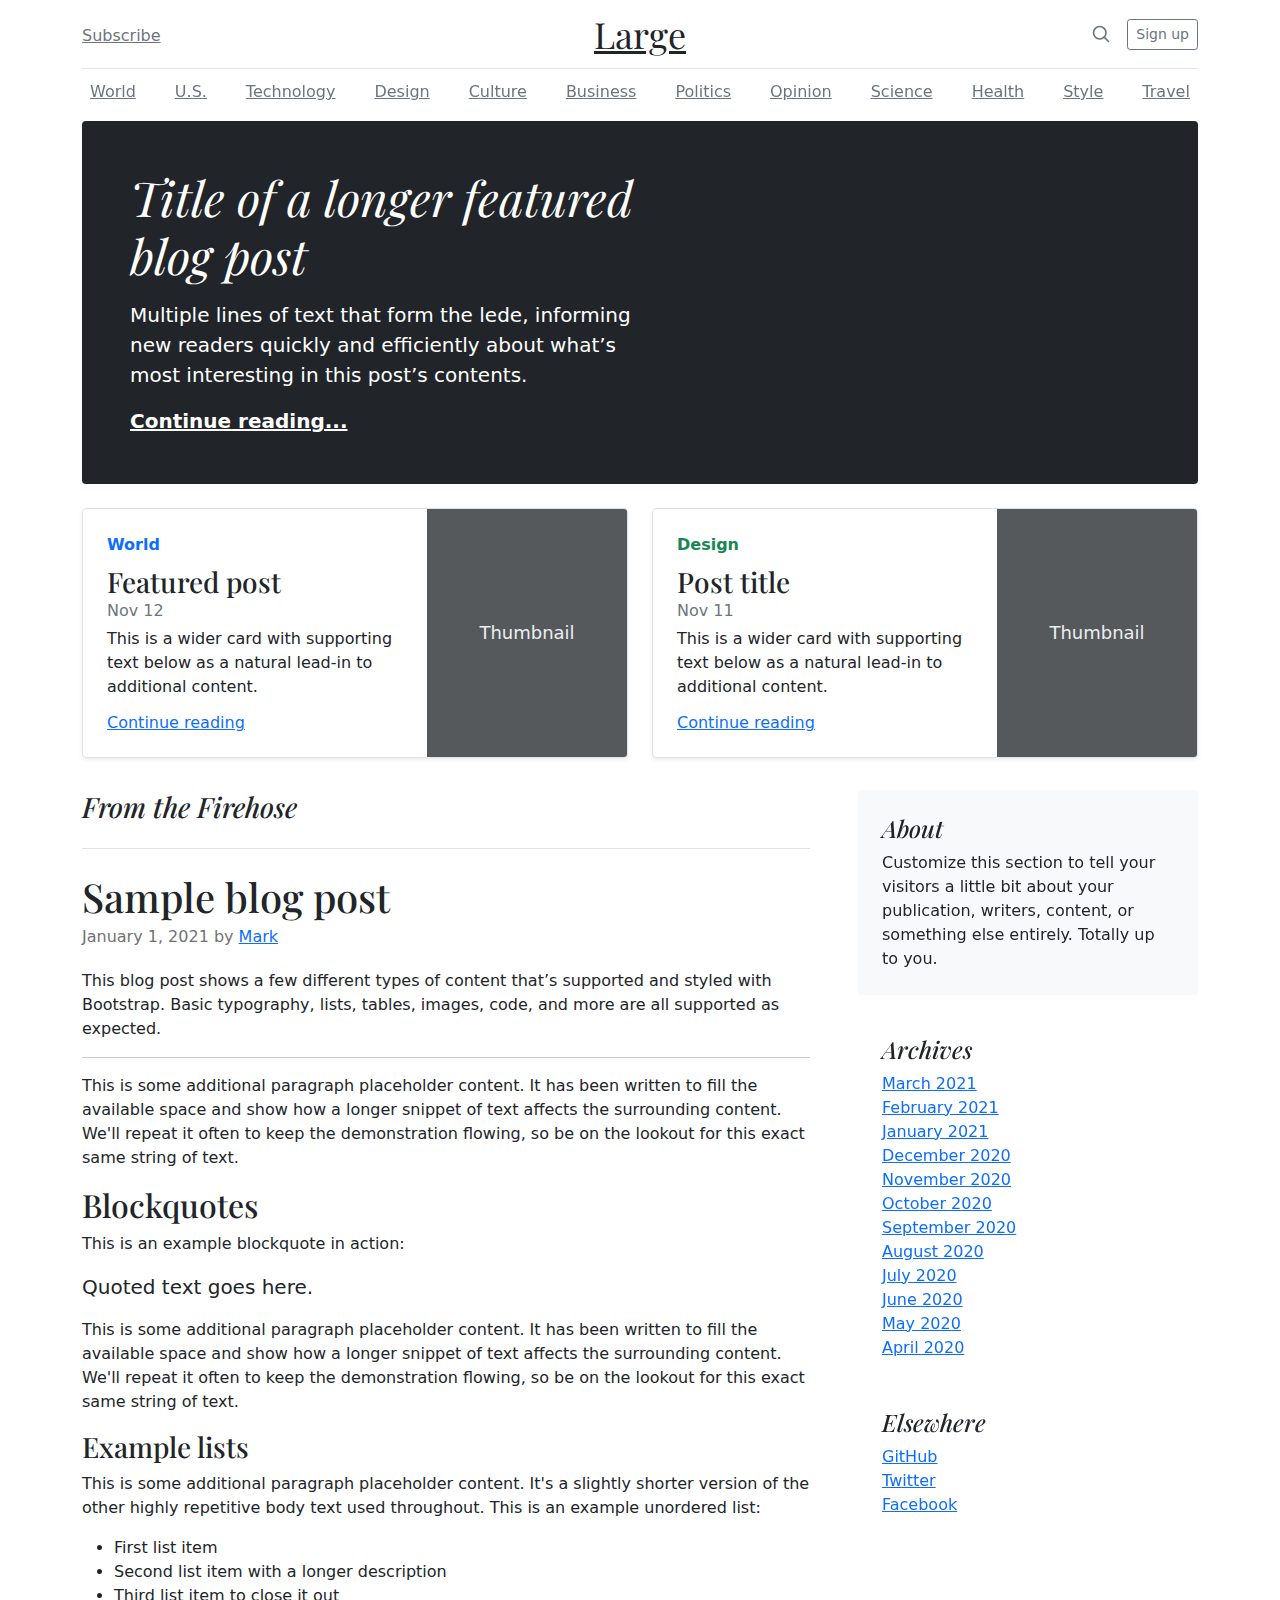
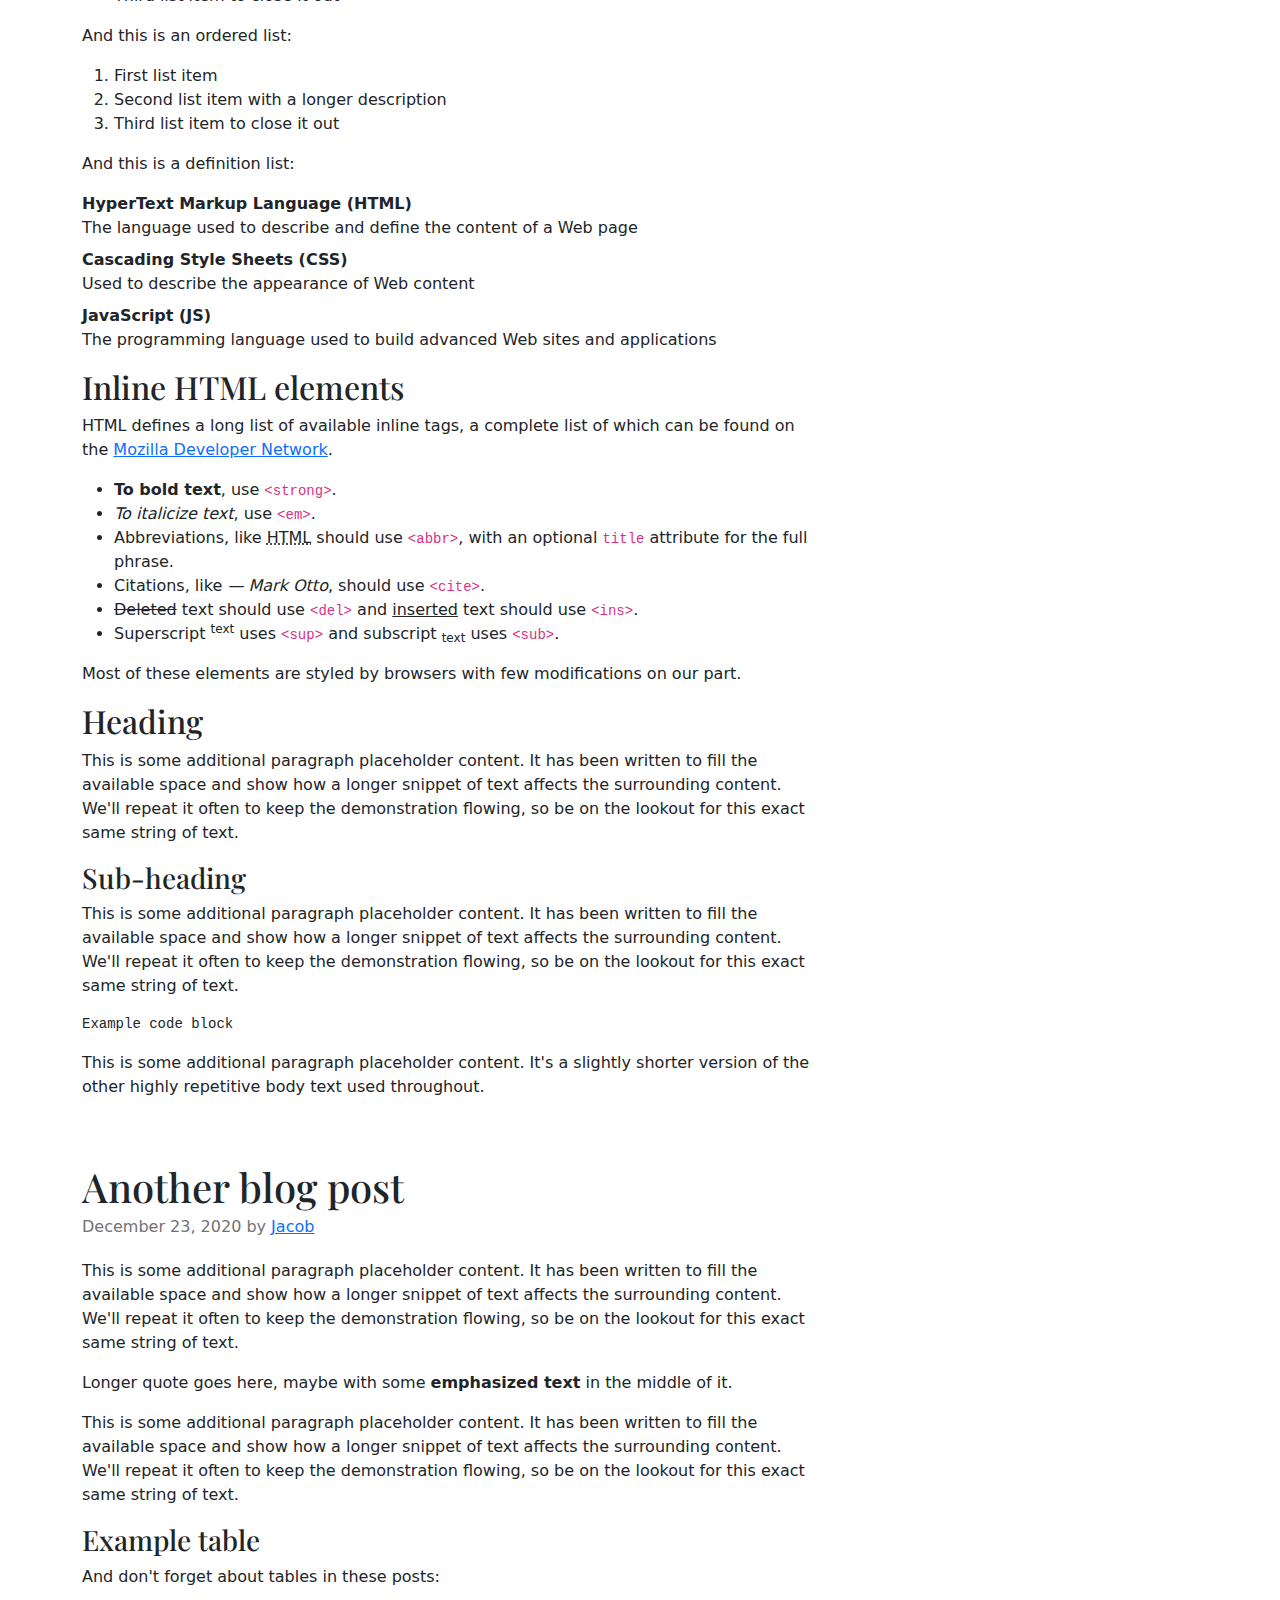
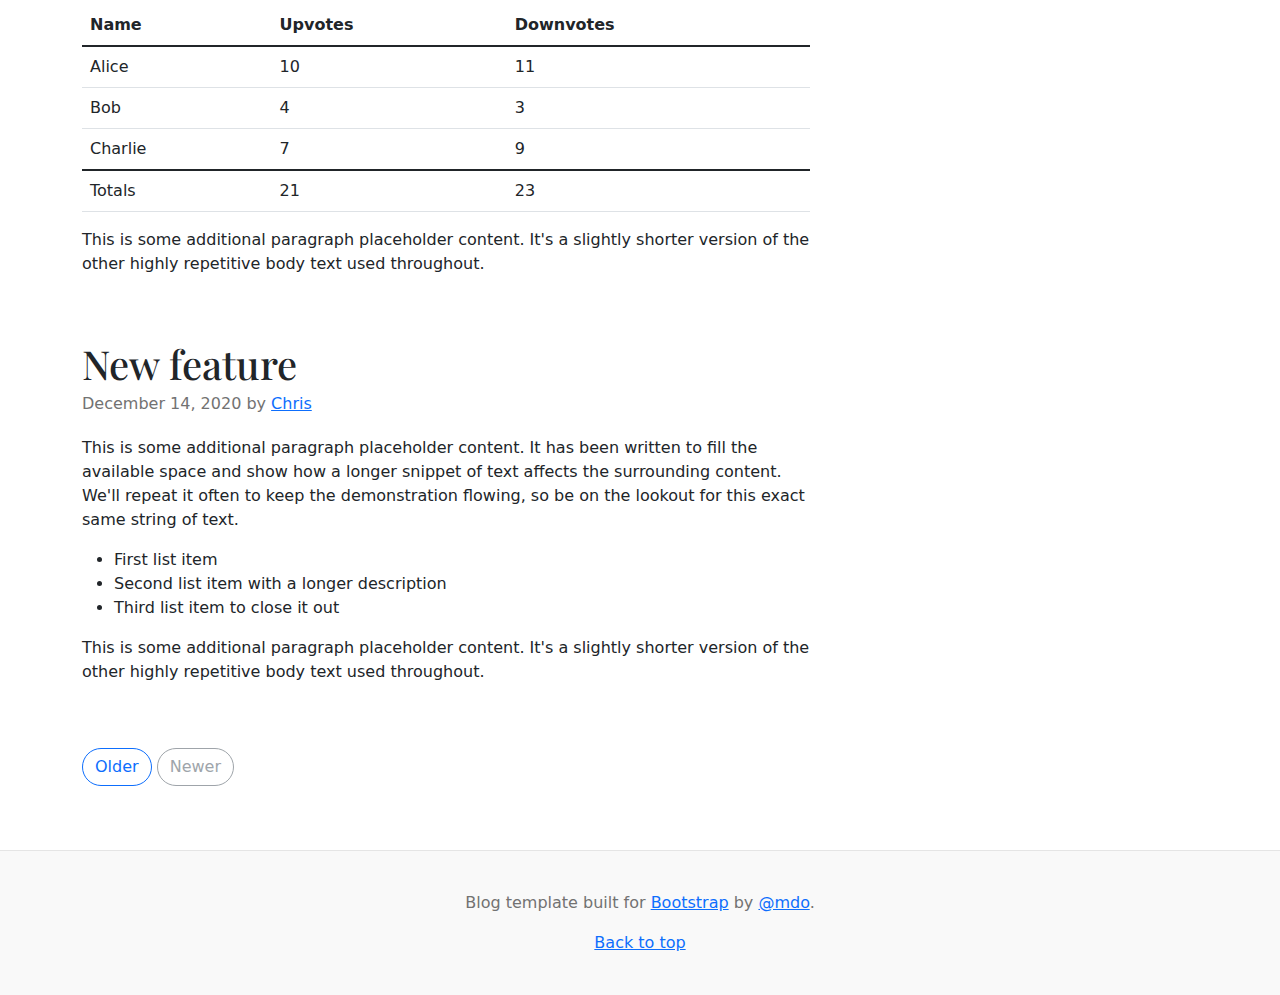
<file: static/css/blog/index.html>
<!doctype html>
<html lang="en">
  <head>
    <meta charset="utf-8">
    <meta name="viewport" content="width=device-width, initial-scale=1">
    <meta name="description" content="">
    <meta name="author" content="Mark Otto, Jacob Thornton, and Bootstrap contributors">
    <meta name="generator" content="Hugo 0.88.1">
    <title>Blog Template · Bootstrap v5.1</title>

    <link rel="canonical" href="https://getbootstrap.com/docs/5.1/examples/blog/">

    

    <!-- Bootstrap core CSS -->
<link href="../assets/dist/css/bootstrap.min.css" rel="stylesheet">

    <style>
      .bd-placeholder-img {
        font-size: 1.125rem;
        text-anchor: middle;
        -webkit-user-select: none;
        -moz-user-select: none;
        user-select: none;
      }

      @media (min-width: 768px) {
        .bd-placeholder-img-lg {
          font-size: 3.5rem;
        }
      }
    </style>

    
    <!-- Custom styles for this template -->
    <link href="https://fonts.googleapis.com/css?family=Playfair&#43;Display:700,900&amp;display=swap" rel="stylesheet">
    <!-- Custom styles for this template -->
    <link href="blog.css" rel="stylesheet">
  </head>
  <body>
    
<div class="container">
  <header class="blog-header py-3">
    <div class="row flex-nowrap justify-content-between align-items-center">
      <div class="col-4 pt-1">
        <a class="link-secondary" href="#">Subscribe</a>
      </div>
      <div class="col-4 text-center">
        <a class="blog-header-logo text-dark" href="#">Large</a>
      </div>
      <div class="col-4 d-flex justify-content-end align-items-center">
        <a class="link-secondary" href="#" aria-label="Search">
          <svg xmlns="http://www.w3.org/2000/svg" width="20" height="20" fill="none" stroke="currentColor" stroke-linecap="round" stroke-linejoin="round" stroke-width="2" class="mx-3" role="img" viewBox="0 0 24 24"><title>Search</title><circle cx="10.5" cy="10.5" r="7.5"/><path d="M21 21l-5.2-5.2"/></svg>
        </a>
        <a class="btn btn-sm btn-outline-secondary" href="#">Sign up</a>
      </div>
    </div>
  </header>

  <div class="nav-scroller py-1 mb-2">
    <nav class="nav d-flex justify-content-between">
      <a class="p-2 link-secondary" href="#">World</a>
      <a class="p-2 link-secondary" href="#">U.S.</a>
      <a class="p-2 link-secondary" href="#">Technology</a>
      <a class="p-2 link-secondary" href="#">Design</a>
      <a class="p-2 link-secondary" href="#">Culture</a>
      <a class="p-2 link-secondary" href="#">Business</a>
      <a class="p-2 link-secondary" href="#">Politics</a>
      <a class="p-2 link-secondary" href="#">Opinion</a>
      <a class="p-2 link-secondary" href="#">Science</a>
      <a class="p-2 link-secondary" href="#">Health</a>
      <a class="p-2 link-secondary" href="#">Style</a>
      <a class="p-2 link-secondary" href="#">Travel</a>
    </nav>
  </div>
</div>

<main class="container">
  <div class="p-4 p-md-5 mb-4 text-white rounded bg-dark">
    <div class="col-md-6 px-0">
      <h1 class="display-4 fst-italic">Title of a longer featured blog post</h1>
      <p class="lead my-3">Multiple lines of text that form the lede, informing new readers quickly and efficiently about what’s most interesting in this post’s contents.</p>
      <p class="lead mb-0"><a href="#" class="text-white fw-bold">Continue reading...</a></p>
    </div>
  </div>

  <div class="row mb-2">
    <div class="col-md-6">
      <div class="row g-0 border rounded overflow-hidden flex-md-row mb-4 shadow-sm h-md-250 position-relative">
        <div class="col p-4 d-flex flex-column position-static">
          <strong class="d-inline-block mb-2 text-primary">World</strong>
          <h3 class="mb-0">Featured post</h3>
          <div class="mb-1 text-muted">Nov 12</div>
          <p class="card-text mb-auto">This is a wider card with supporting text below as a natural lead-in to additional content.</p>
          <a href="#" class="stretched-link">Continue reading</a>
        </div>
        <div class="col-auto d-none d-lg-block">
          <svg class="bd-placeholder-img" width="200" height="250" xmlns="http://www.w3.org/2000/svg" role="img" aria-label="Placeholder: Thumbnail" preserveAspectRatio="xMidYMid slice" focusable="false"><title>Placeholder</title><rect width="100%" height="100%" fill="#55595c"/><text x="50%" y="50%" fill="#eceeef" dy=".3em">Thumbnail</text></svg>

        </div>
      </div>
    </div>
    <div class="col-md-6">
      <div class="row g-0 border rounded overflow-hidden flex-md-row mb-4 shadow-sm h-md-250 position-relative">
        <div class="col p-4 d-flex flex-column position-static">
          <strong class="d-inline-block mb-2 text-success">Design</strong>
          <h3 class="mb-0">Post title</h3>
          <div class="mb-1 text-muted">Nov 11</div>
          <p class="mb-auto">This is a wider card with supporting text below as a natural lead-in to additional content.</p>
          <a href="#" class="stretched-link">Continue reading</a>
        </div>
        <div class="col-auto d-none d-lg-block">
          <svg class="bd-placeholder-img" width="200" height="250" xmlns="http://www.w3.org/2000/svg" role="img" aria-label="Placeholder: Thumbnail" preserveAspectRatio="xMidYMid slice" focusable="false"><title>Placeholder</title><rect width="100%" height="100%" fill="#55595c"/><text x="50%" y="50%" fill="#eceeef" dy=".3em">Thumbnail</text></svg>

        </div>
      </div>
    </div>
  </div>

  <div class="row g-5">
    <div class="col-md-8">
      <h3 class="pb-4 mb-4 fst-italic border-bottom">
        From the Firehose
      </h3>

      <article class="blog-post">
        <h2 class="blog-post-title">Sample blog post</h2>
        <p class="blog-post-meta">January 1, 2021 by <a href="#">Mark</a></p>

        <p>This blog post shows a few different types of content that’s supported and styled with Bootstrap. Basic typography, lists, tables, images, code, and more are all supported as expected.</p>
        <hr>
        <p>This is some additional paragraph placeholder content. It has been written to fill the available space and show how a longer snippet of text affects the surrounding content. We'll repeat it often to keep the demonstration flowing, so be on the lookout for this exact same string of text.</p>
        <h2>Blockquotes</h2>
        <p>This is an example blockquote in action:</p>
        <blockquote class="blockquote">
          <p>Quoted text goes here.</p>
        </blockquote>
        <p>This is some additional paragraph placeholder content. It has been written to fill the available space and show how a longer snippet of text affects the surrounding content. We'll repeat it often to keep the demonstration flowing, so be on the lookout for this exact same string of text.</p>
        <h3>Example lists</h3>
        <p>This is some additional paragraph placeholder content. It's a slightly shorter version of the other highly repetitive body text used throughout. This is an example unordered list:</p>
        <ul>
          <li>First list item</li>
          <li>Second list item with a longer description</li>
          <li>Third list item to close it out</li>
        </ul>
        <p>And this is an ordered list:</p>
        <ol>
          <li>First list item</li>
          <li>Second list item with a longer description</li>
          <li>Third list item to close it out</li>
        </ol>
        <p>And this is a definition list:</p>
        <dl>
          <dt>HyperText Markup Language (HTML)</dt>
          <dd>The language used to describe and define the content of a Web page</dd>
          <dt>Cascading Style Sheets (CSS)</dt>
          <dd>Used to describe the appearance of Web content</dd>
          <dt>JavaScript (JS)</dt>
          <dd>The programming language used to build advanced Web sites and applications</dd>
        </dl>
        <h2>Inline HTML elements</h2>
        <p>HTML defines a long list of available inline tags, a complete list of which can be found on the <a href="https://developer.mozilla.org/en-US/docs/Web/HTML/Element">Mozilla Developer Network</a>.</p>
        <ul>
          <li><strong>To bold text</strong>, use <code class="language-plaintext highlighter-rouge">&lt;strong&gt;</code>.</li>
          <li><em>To italicize text</em>, use <code class="language-plaintext highlighter-rouge">&lt;em&gt;</code>.</li>
          <li>Abbreviations, like <abbr title="HyperText Markup Langage">HTML</abbr> should use <code class="language-plaintext highlighter-rouge">&lt;abbr&gt;</code>, with an optional <code class="language-plaintext highlighter-rouge">title</code> attribute for the full phrase.</li>
          <li>Citations, like <cite>— Mark Otto</cite>, should use <code class="language-plaintext highlighter-rouge">&lt;cite&gt;</code>.</li>
          <li><del>Deleted</del> text should use <code class="language-plaintext highlighter-rouge">&lt;del&gt;</code> and <ins>inserted</ins> text should use <code class="language-plaintext highlighter-rouge">&lt;ins&gt;</code>.</li>
          <li>Superscript <sup>text</sup> uses <code class="language-plaintext highlighter-rouge">&lt;sup&gt;</code> and subscript <sub>text</sub> uses <code class="language-plaintext highlighter-rouge">&lt;sub&gt;</code>.</li>
        </ul>
        <p>Most of these elements are styled by browsers with few modifications on our part.</p>
        <h2>Heading</h2>
        <p>This is some additional paragraph placeholder content. It has been written to fill the available space and show how a longer snippet of text affects the surrounding content. We'll repeat it often to keep the demonstration flowing, so be on the lookout for this exact same string of text.</p>
        <h3>Sub-heading</h3>
        <p>This is some additional paragraph placeholder content. It has been written to fill the available space and show how a longer snippet of text affects the surrounding content. We'll repeat it often to keep the demonstration flowing, so be on the lookout for this exact same string of text.</p>
        <pre><code>Example code block</code></pre>
        <p>This is some additional paragraph placeholder content. It's a slightly shorter version of the other highly repetitive body text used throughout.</p>
      </article>

      <article class="blog-post">
        <h2 class="blog-post-title">Another blog post</h2>
        <p class="blog-post-meta">December 23, 2020 by <a href="#">Jacob</a></p>

        <p>This is some additional paragraph placeholder content. It has been written to fill the available space and show how a longer snippet of text affects the surrounding content. We'll repeat it often to keep the demonstration flowing, so be on the lookout for this exact same string of text.</p>
        <blockquote>
          <p>Longer quote goes here, maybe with some <strong>emphasized text</strong> in the middle of it.</p>
        </blockquote>
        <p>This is some additional paragraph placeholder content. It has been written to fill the available space and show how a longer snippet of text affects the surrounding content. We'll repeat it often to keep the demonstration flowing, so be on the lookout for this exact same string of text.</p>
        <h3>Example table</h3>
        <p>And don't forget about tables in these posts:</p>
        <table class="table">
          <thead>
            <tr>
              <th>Name</th>
              <th>Upvotes</th>
              <th>Downvotes</th>
            </tr>
          </thead>
          <tbody>
            <tr>
              <td>Alice</td>
              <td>10</td>
              <td>11</td>
            </tr>
            <tr>
              <td>Bob</td>
              <td>4</td>
              <td>3</td>
            </tr>
            <tr>
              <td>Charlie</td>
              <td>7</td>
              <td>9</td>
            </tr>
          </tbody>
          <tfoot>
            <tr>
              <td>Totals</td>
              <td>21</td>
              <td>23</td>
            </tr>
          </tfoot>
        </table>

        <p>This is some additional paragraph placeholder content. It's a slightly shorter version of the other highly repetitive body text used throughout.</p>
      </article>

      <article class="blog-post">
        <h2 class="blog-post-title">New feature</h2>
        <p class="blog-post-meta">December 14, 2020 by <a href="#">Chris</a></p>

        <p>This is some additional paragraph placeholder content. It has been written to fill the available space and show how a longer snippet of text affects the surrounding content. We'll repeat it often to keep the demonstration flowing, so be on the lookout for this exact same string of text.</p>
        <ul>
          <li>First list item</li>
          <li>Second list item with a longer description</li>
          <li>Third list item to close it out</li>
        </ul>
        <p>This is some additional paragraph placeholder content. It's a slightly shorter version of the other highly repetitive body text used throughout.</p>
      </article>

      <nav class="blog-pagination" aria-label="Pagination">
        <a class="btn btn-outline-primary" href="#">Older</a>
        <a class="btn btn-outline-secondary disabled">Newer</a>
      </nav>

    </div>

    <div class="col-md-4">
      <div class="position-sticky" style="top: 2rem;">
        <div class="p-4 mb-3 bg-light rounded">
          <h4 class="fst-italic">About</h4>
          <p class="mb-0">Customize this section to tell your visitors a little bit about your publication, writers, content, or something else entirely. Totally up to you.</p>
        </div>

        <div class="p-4">
          <h4 class="fst-italic">Archives</h4>
          <ol class="list-unstyled mb-0">
            <li><a href="#">March 2021</a></li>
            <li><a href="#">February 2021</a></li>
            <li><a href="#">January 2021</a></li>
            <li><a href="#">December 2020</a></li>
            <li><a href="#">November 2020</a></li>
            <li><a href="#">October 2020</a></li>
            <li><a href="#">September 2020</a></li>
            <li><a href="#">August 2020</a></li>
            <li><a href="#">July 2020</a></li>
            <li><a href="#">June 2020</a></li>
            <li><a href="#">May 2020</a></li>
            <li><a href="#">April 2020</a></li>
          </ol>
        </div>

        <div class="p-4">
          <h4 class="fst-italic">Elsewhere</h4>
          <ol class="list-unstyled">
            <li><a href="#">GitHub</a></li>
            <li><a href="#">Twitter</a></li>
            <li><a href="#">Facebook</a></li>
          </ol>
        </div>
      </div>
    </div>
  </div>

</main>

<footer class="blog-footer">
  <p>Blog template built for <a href="https://getbootstrap.com/">Bootstrap</a> by <a href="https://twitter.com/mdo">@mdo</a>.</p>
  <p>
    <a href="#">Back to top</a>
  </p>
</footer>


    
  </body>
</html>
</file>
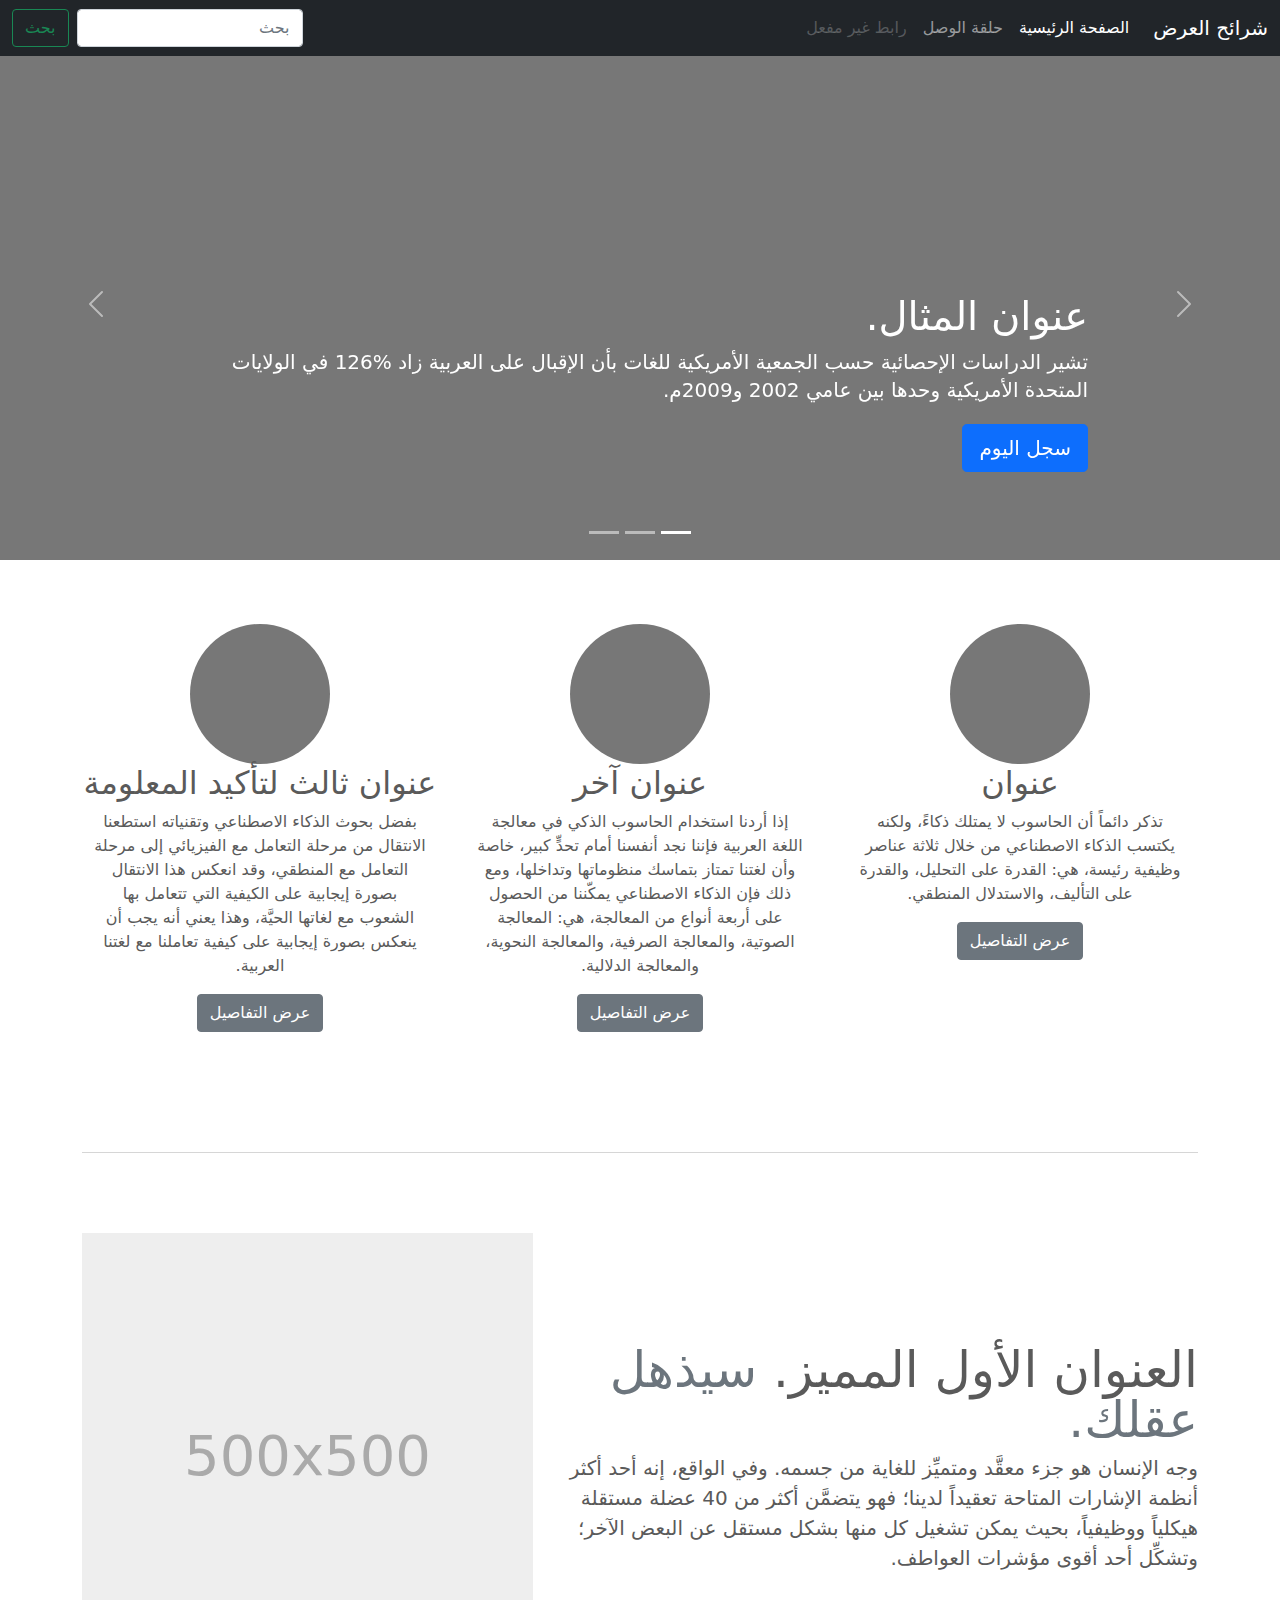
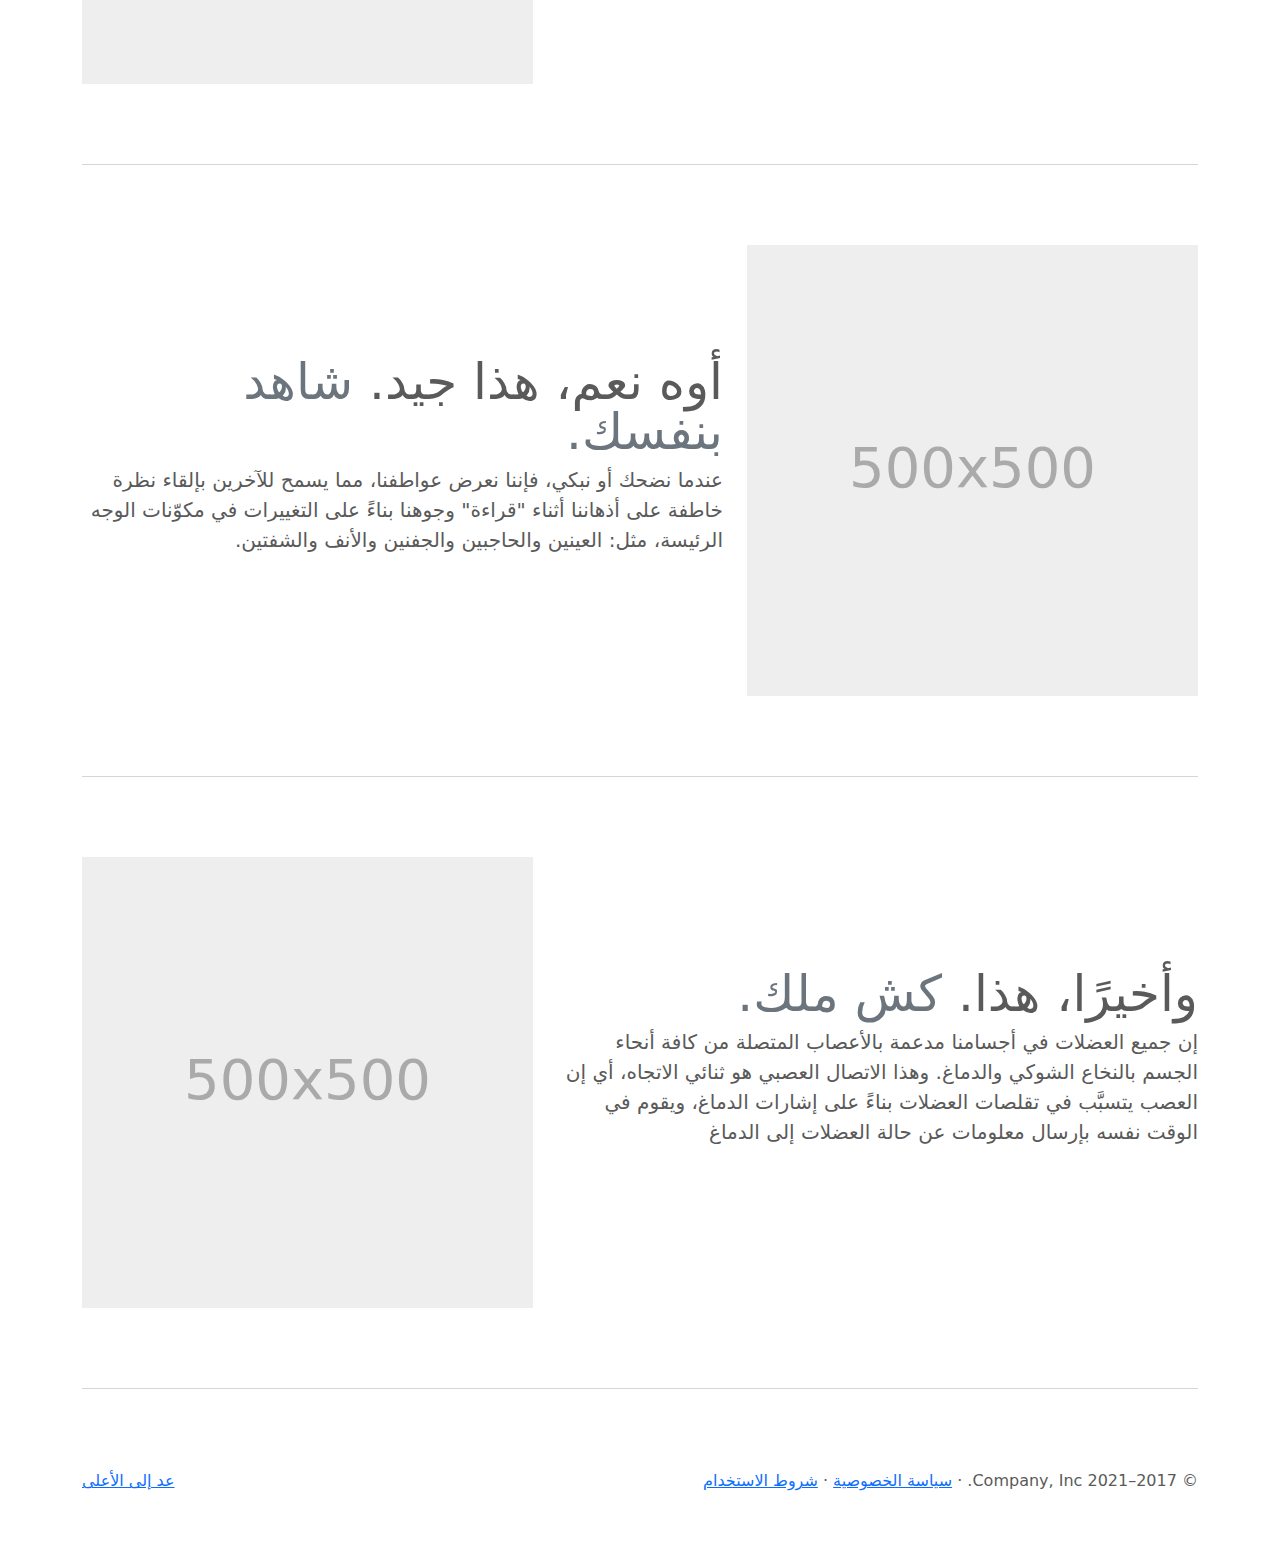
<file: static/css/carousel-rtl/index.html>
<!doctype html>
<html lang="ar" dir="rtl">
  <head>
    <meta charset="utf-8">
    <meta name="viewport" content="width=device-width, initial-scale=1">
    <meta name="description" content="">
    <meta name="author" content="Mark Otto, Jacob Thornton, and Bootstrap contributors">
    <meta name="generator" content="Hugo 0.88.1">
    <title>قالب  شرائح العرض · Bootstrap v5.1</title>

    <link rel="canonical" href="https://getbootstrap.com/docs/5.1/examples/carousel-rtl/">

    

    <!-- Bootstrap core CSS -->
<link href="../assets/dist/css/bootstrap.rtl.min.css" rel="stylesheet">

    <style>
      .bd-placeholder-img {
        font-size: 1.125rem;
        text-anchor: middle;
        -webkit-user-select: none;
        -moz-user-select: none;
        user-select: none;
      }

      @media (min-width: 768px) {
        .bd-placeholder-img-lg {
          font-size: 3.5rem;
        }
      }
    </style>

    
    <!-- Custom styles for this template -->
    <link href="../carousel/carousel.rtl.css" rel="stylesheet">
  </head>
  <body>
    
<header>
  <nav class="navbar navbar-expand-md navbar-dark fixed-top bg-dark">
    <div class="container-fluid">
      <a class="navbar-brand" href="#">شرائح العرض</a>
      <button class="navbar-toggler" type="button" data-bs-toggle="collapse" data-bs-target="#navbarCollapse" aria-controls="navbarCollapse" aria-expanded="false" aria-label="تبديل التنقل">
        <span class="navbar-toggler-icon"></span>
      </button>
      <div class="collapse navbar-collapse" id="navbarCollapse">
        <ul class="navbar-nav me-auto mb-2 mb-md-0">
          <li class="nav-item">
            <a class="nav-link active" aria-current="page" href="#">الصفحة الرئيسية</a>
          </li>
          <li class="nav-item">
            <a class="nav-link" href="#">حلقة الوصل</a>
          </li>
          <li class="nav-item">
            <a class="nav-link disabled">رابط غير مفعل</a>
          </li>
        </ul>
        <form class="d-flex">
          <input class="form-control me-2" type="search" placeholder="بحث" aria-label="بحث">
          <button class="btn btn-outline-success" type="submit">بحث</button>
        </form>
      </div>
    </div>
  </nav>
</header>

<main>

  <div id="myCarousel" class="carousel slide" data-bs-ride="carousel">
    <div class="carousel-indicators">
      <button type="button" data-bs-target="#myCarousel" data-bs-slide-to="0" class="active" aria-current="true" aria-label="Slide 1"></button>
      <button type="button" data-bs-target="#myCarousel" data-bs-slide-to="1" aria-label="Slide 2"></button>
      <button type="button" data-bs-target="#myCarousel" data-bs-slide-to="2" aria-label="Slide 3"></button>
    </div>
    <div class="carousel-inner">
      <div class="carousel-item active">
        <svg class="bd-placeholder-img" width="100%" height="100%" xmlns="http://www.w3.org/2000/svg" aria-hidden="true" preserveAspectRatio="xMidYMid slice" focusable="false"><rect width="100%" height="100%" fill="#777"/></svg>

        <div class="container">
          <div class="carousel-caption text-start">
            <h1>عنوان المثال.</h1>
            <p>تشير الدراسات الإحصائية حسب الجمعية الأمريكية للغات بأن الإقبال على العربية زاد %126 في الولايات المتحدة الأمريكية وحدها بين عامي 2002 و2009م.</p>
            <p><a class="btn btn-lg btn-primary" href="#">سجل اليوم</a></p>
          </div>
        </div>
      </div>
      <div class="carousel-item">
        <svg class="bd-placeholder-img" width="100%" height="100%" xmlns="http://www.w3.org/2000/svg" aria-hidden="true" preserveAspectRatio="xMidYMid slice" focusable="false"><rect width="100%" height="100%" fill="#777"/></svg>

        <div class="container">
          <div class="carousel-caption">
            <h1>عنوان مثال آخر.</h1>
            <p>حسب المجلس الثقافي البريطاني فإن تعليم الإنجليزية داخل بريطانيا يسهم في تعزيز اقتصادها بما يتجاوز ملياري جنيه سنوياً، كما أنه وفر أكثر من 26 ألف وظيفة.</p>
            <p><a class="btn btn-lg btn-primary" href="#">أعرف أكثر</a></p>
          </div>
        </div>
      </div>
      <div class="carousel-item">
        <svg class="bd-placeholder-img" width="100%" height="100%" xmlns="http://www.w3.org/2000/svg" aria-hidden="true" preserveAspectRatio="xMidYMid slice" focusable="false"><rect width="100%" height="100%" fill="#777"/></svg>

        <div class="container">
          <div class="carousel-caption text-end">
            <h1>واحد أكثر لقياس جيد.</h1>
            <p>الإحصاءات لحجم الاستثمار اللغوي خارج بريطانيا تتفاوت من سنة لأخرى إلا أن المدير التنفيذي للمجلس الثقافي البريطاني إدي بايرز يرى أن استثمار تعليم الإنجليزية في الخارج لا يحسب على المستوى المالي فحسب بل على المستوى السياسي أيضاً.</p>
            <p><a class="btn btn-lg btn-primary" href="#">تصفح المعرض</a></p>
          </div>
        </div>
      </div>
    </div>
    <button class="carousel-control-prev" type="button" data-bs-target="#myCarousel" data-bs-slide="prev">
      <span class="carousel-control-prev-icon" aria-hidden="true"></span>
      <span class="visually-hidden">السابق</span>
    </button>
    <button class="carousel-control-next" type="button" data-bs-target="#myCarousel" data-bs-slide="next">
      <span class="carousel-control-next-icon" aria-hidden="true"></span>
      <span class="visually-hidden">التالي</span>
    </button>
  </div>


  <!-- Marketing messaging and featurettes
  ================================================== -->
  <!-- Wrap the rest of the page in another container to center all the content. -->

  <div class="container marketing">

    <!-- Three columns of text below the carousel -->
    <div class="row">
      <div class="col-lg-4">
        <svg class="bd-placeholder-img rounded-circle" width="140" height="140" xmlns="http://www.w3.org/2000/svg" role="img" aria-label="Placeholder: 140x140" preserveAspectRatio="xMidYMid slice" focusable="false"><title>Placeholder</title><rect width="100%" height="100%" fill="#777"/><text x="50%" y="50%" fill="#777" dy=".3em">140x140</text></svg>

        <h2>عنوان</h2>
        <p>تذكر دائماً أن الحاسوب لا يمتلك ذكاءً، ولكنه يكتسب الذكاء الاصطناعي من خلال ثلاثة عناصر وظيفية رئيسة، هي: القدرة على التحليل، والقدرة على التأليف، والاستدلال المنطقي.</p>
        <p><a class="btn btn-secondary" href="#">عرض التفاصيل</a></p>
      </div><!-- /.col-lg-4 -->
      <div class="col-lg-4">
        <svg class="bd-placeholder-img rounded-circle" width="140" height="140" xmlns="http://www.w3.org/2000/svg" role="img" aria-label="Placeholder: 140x140" preserveAspectRatio="xMidYMid slice" focusable="false"><title>Placeholder</title><rect width="100%" height="100%" fill="#777"/><text x="50%" y="50%" fill="#777" dy=".3em">140x140</text></svg>

        <h2>عنوان آخر</h2>
        <p>إذا أردنا استخدام الحاسوب الذكي في معالجة اللغة العربية فإننا نجد أنفسنا أمام تحدٍّ كبير، خاصة وأن لغتنا تمتاز بتماسك منظوماتها وتداخلها، ومع ذلك فإن الذكاء الاصطناعي يمكّننا من الحصول على أربعة أنواع من المعالجة، هي: المعالجة الصوتية، والمعالجة الصرفية، والمعالجة النحوية، والمعالجة الدلالية.</p>
        <p><a class="btn btn-secondary" href="#">عرض التفاصيل</a></p>
      </div><!-- /.col-lg-4 -->
      <div class="col-lg-4">
        <svg class="bd-placeholder-img rounded-circle" width="140" height="140" xmlns="http://www.w3.org/2000/svg" role="img" aria-label="Placeholder: 140x140" preserveAspectRatio="xMidYMid slice" focusable="false"><title>Placeholder</title><rect width="100%" height="100%" fill="#777"/><text x="50%" y="50%" fill="#777" dy=".3em">140x140</text></svg>

        <h2>عنوان ثالث لتأكيد المعلومة</h2>
        <p>بفضل بحوث الذكاء الاصطناعي وتقنياته استطعنا الانتقال من مرحلة التعامل مع الفيزيائي إلى مرحلة التعامل مع المنطقي، وقد انعكس هذا الانتقال بصورة إيجابية على الكيفية التي تتعامل بها الشعوب مع لغاتها الحيَّة، وهذا يعني أنه يجب أن ينعكس بصورة إيجابية على كيفية تعاملنا مع لغتنا العربية.</p>
        <p><a class="btn btn-secondary" href="#">عرض التفاصيل</a></p>
      </div><!-- /.col-lg-4 -->
    </div><!-- /.row -->


    <!-- START THE FEATURETTES -->

    <hr class="featurette-divider">

    <div class="row featurette">
      <div class="col-md-7">
        <h2 class="featurette-heading">العنوان الأول المميز. <span class="text-muted"> سيذهل عقلك. </span></h2>
        <p class="lead">وجه الإنسان هو جزء معقَّد ومتميِّز للغاية من جسمه. وفي الواقع، إنه أحد أكثر أنظمة الإشارات المتاحة تعقيداً لدينا؛ فهو يتضمَّن أكثر من 40 عضلة مستقلة هيكلياً ووظيفياً، بحيث يمكن تشغيل كل منها بشكل مستقل عن البعض الآخر؛ وتشكِّل أحد أقوى مؤشرات العواطف.</p>
      </div>
      <div class="col-md-5">
        <svg class="bd-placeholder-img bd-placeholder-img-lg featurette-image img-fluid mx-auto" width="500" height="500" xmlns="http://www.w3.org/2000/svg" role="img" aria-label="Placeholder: 500x500" preserveAspectRatio="xMidYMid slice" focusable="false"><title>Placeholder</title><rect width="100%" height="100%" fill="#eee"/><text x="50%" y="50%" fill="#aaa" dy=".3em">500x500</text></svg>

      </div>
    </div>

    <hr class="featurette-divider">

    <div class="row featurette">
      <div class="col-md-7 order-md-2">
        <h2 class="featurette-heading">أوه نعم، هذا جيد. <span class="text-muted"> شاهد بنفسك. </span></h2>
        <p class="lead">عندما نضحك أو نبكي، فإننا نعرض عواطفنا، مما يسمح للآخرين بإلقاء نظرة خاطفة على أذهاننا أثناء "قراءة" وجوهنا بناءً على التغييرات في مكوّنات الوجه الرئيسة، مثل: العينين والحاجبين والجفنين والأنف والشفتين.</p>
      </div>
      <div class="col-md-5 order-md-1">
        <svg class="bd-placeholder-img bd-placeholder-img-lg featurette-image img-fluid mx-auto" width="500" height="500" xmlns="http://www.w3.org/2000/svg" role="img" aria-label="Placeholder: 500x500" preserveAspectRatio="xMidYMid slice" focusable="false"><title>Placeholder</title><rect width="100%" height="100%" fill="#eee"/><text x="50%" y="50%" fill="#aaa" dy=".3em">500x500</text></svg>

      </div>
    </div>

    <hr class="featurette-divider">

    <div class="row featurette">
      <div class="col-md-7">
        <h2 class="featurette-heading">وأخيرًا، هذا. <span class="text-muted"> كش ملك. </span></h2>
        <p class="lead">إن جميع العضلات في أجسامنا مدعمة بالأعصاب المتصلة من كافة أنحاء الجسم بالنخاع الشوكي والدماغ. وهذا الاتصال العصبي هو ثنائي الاتجاه، أي إن العصب يتسبَّب في تقلصات العضلات بناءً على إشارات الدماغ، ويقوم في الوقت نفسه بإرسال معلومات عن حالة العضلات إلى الدماغ</p>
      </div>
      <div class="col-md-5">
        <svg class="bd-placeholder-img bd-placeholder-img-lg featurette-image img-fluid mx-auto" width="500" height="500" xmlns="http://www.w3.org/2000/svg" role="img" aria-label="Placeholder: 500x500" preserveAspectRatio="xMidYMid slice" focusable="false"><title>Placeholder</title><rect width="100%" height="100%" fill="#eee"/><text x="50%" y="50%" fill="#aaa" dy=".3em">500x500</text></svg>

      </div>
    </div>

    <hr class="featurette-divider">

    <!-- /END THE FEATURETTES -->

  </div><!-- /.container -->


  <!-- FOOTER -->
  <footer class="container">
    <p class="float-end"><a href="#">عد إلى الأعلى</a></p>
    <p>&copy; 2017–2021 Company, Inc. &middot; <a href="#">سياسة الخصوصية</a> &middot; <a href="#">شروط الاستخدام</a></p>
  </footer>
</main>


    <script src="../assets/dist/js/bootstrap.bundle.min.js"></script>

      
  </body>
</html>
</file>
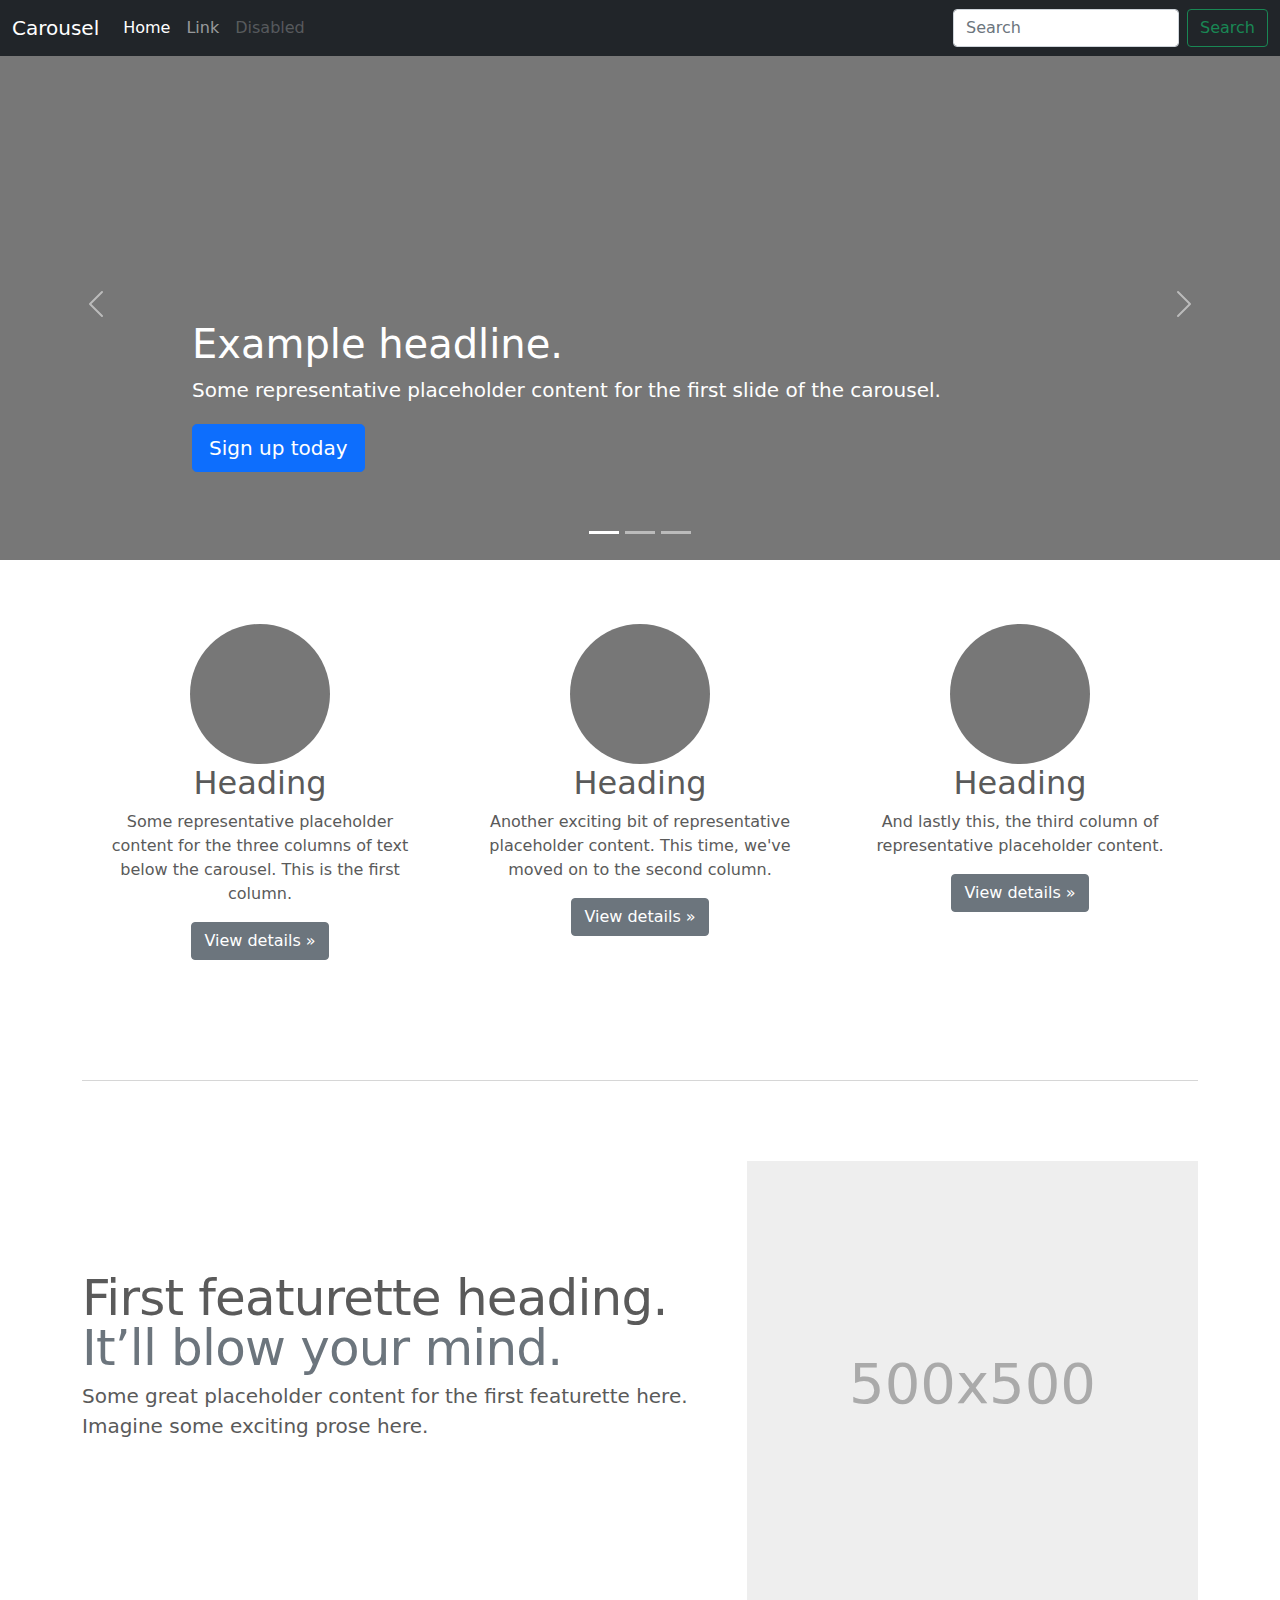
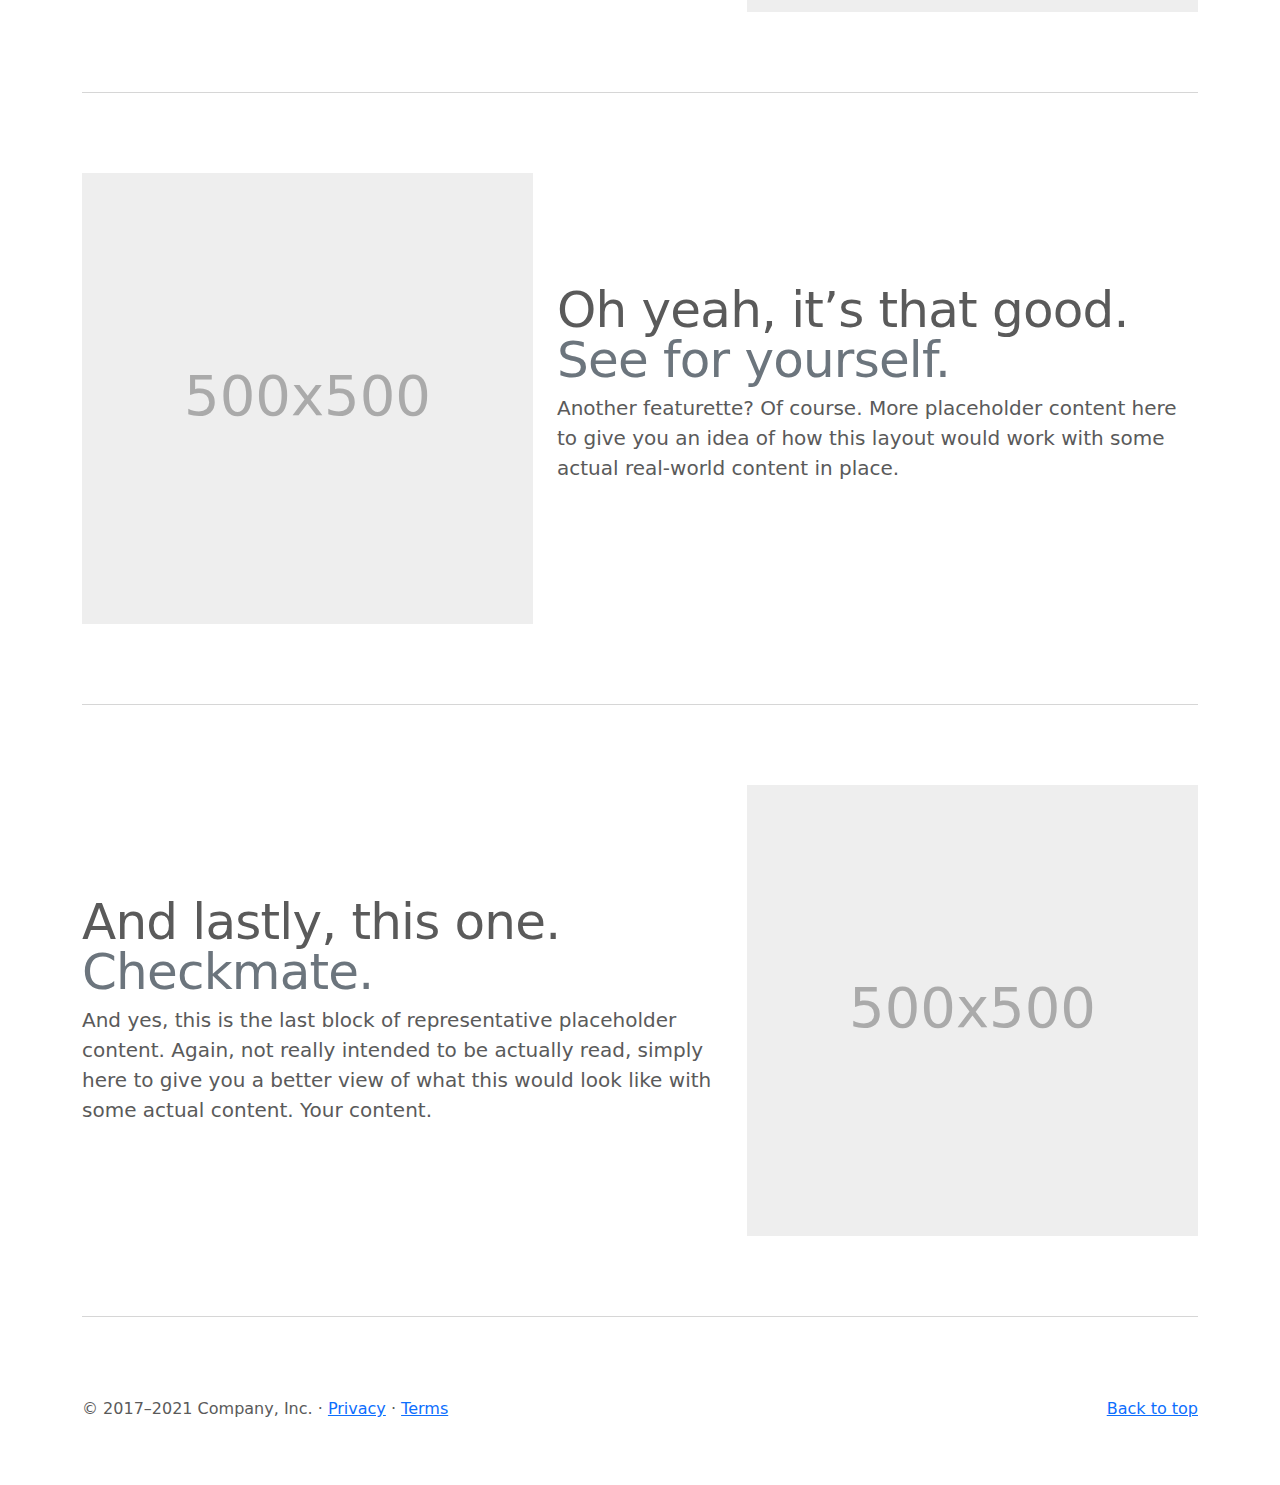
<file: static/css/carousel/index.html>
<!doctype html>
<html lang="en">
  <head>
    <meta charset="utf-8">
    <meta name="viewport" content="width=device-width, initial-scale=1">
    <meta name="description" content="">
    <meta name="author" content="Mark Otto, Jacob Thornton, and Bootstrap contributors">
    <meta name="generator" content="Hugo 0.88.1">
    <title>Carousel Template · Bootstrap v5.1</title>

    <link rel="canonical" href="https://getbootstrap.com/docs/5.1/examples/carousel/">

    

    <!-- Bootstrap core CSS -->
<link href="../assets/dist/css/bootstrap.min.css" rel="stylesheet">

    <style>
      .bd-placeholder-img {
        font-size: 1.125rem;
        text-anchor: middle;
        -webkit-user-select: none;
        -moz-user-select: none;
        user-select: none;
      }

      @media (min-width: 768px) {
        .bd-placeholder-img-lg {
          font-size: 3.5rem;
        }
      }
    </style>

    
    <!-- Custom styles for this template -->
    <link href="carousel.css" rel="stylesheet">
  </head>
  <body>
    
<header>
  <nav class="navbar navbar-expand-md navbar-dark fixed-top bg-dark">
    <div class="container-fluid">
      <a class="navbar-brand" href="#">Carousel</a>
      <button class="navbar-toggler" type="button" data-bs-toggle="collapse" data-bs-target="#navbarCollapse" aria-controls="navbarCollapse" aria-expanded="false" aria-label="Toggle navigation">
        <span class="navbar-toggler-icon"></span>
      </button>
      <div class="collapse navbar-collapse" id="navbarCollapse">
        <ul class="navbar-nav me-auto mb-2 mb-md-0">
          <li class="nav-item">
            <a class="nav-link active" aria-current="page" href="#">Home</a>
          </li>
          <li class="nav-item">
            <a class="nav-link" href="#">Link</a>
          </li>
          <li class="nav-item">
            <a class="nav-link disabled">Disabled</a>
          </li>
        </ul>
        <form class="d-flex">
          <input class="form-control me-2" type="search" placeholder="Search" aria-label="Search">
          <button class="btn btn-outline-success" type="submit">Search</button>
        </form>
      </div>
    </div>
  </nav>
</header>

<main>

  <div id="myCarousel" class="carousel slide" data-bs-ride="carousel">
    <div class="carousel-indicators">
      <button type="button" data-bs-target="#myCarousel" data-bs-slide-to="0" class="active" aria-current="true" aria-label="Slide 1"></button>
      <button type="button" data-bs-target="#myCarousel" data-bs-slide-to="1" aria-label="Slide 2"></button>
      <button type="button" data-bs-target="#myCarousel" data-bs-slide-to="2" aria-label="Slide 3"></button>
    </div>
    <div class="carousel-inner">
      <div class="carousel-item active">
        <svg class="bd-placeholder-img" width="100%" height="100%" xmlns="http://www.w3.org/2000/svg" aria-hidden="true" preserveAspectRatio="xMidYMid slice" focusable="false"><rect width="100%" height="100%" fill="#777"/></svg>

        <div class="container">
          <div class="carousel-caption text-start">
            <h1>Example headline.</h1>
            <p>Some representative placeholder content for the first slide of the carousel.</p>
            <p><a class="btn btn-lg btn-primary" href="#">Sign up today</a></p>
          </div>
        </div>
      </div>
      <div class="carousel-item">
        <svg class="bd-placeholder-img" width="100%" height="100%" xmlns="http://www.w3.org/2000/svg" aria-hidden="true" preserveAspectRatio="xMidYMid slice" focusable="false"><rect width="100%" height="100%" fill="#777"/></svg>

        <div class="container">
          <div class="carousel-caption">
            <h1>Another example headline.</h1>
            <p>Some representative placeholder content for the second slide of the carousel.</p>
            <p><a class="btn btn-lg btn-primary" href="#">Learn more</a></p>
          </div>
        </div>
      </div>
      <div class="carousel-item">
        <svg class="bd-placeholder-img" width="100%" height="100%" xmlns="http://www.w3.org/2000/svg" aria-hidden="true" preserveAspectRatio="xMidYMid slice" focusable="false"><rect width="100%" height="100%" fill="#777"/></svg>

        <div class="container">
          <div class="carousel-caption text-end">
            <h1>One more for good measure.</h1>
            <p>Some representative placeholder content for the third slide of this carousel.</p>
            <p><a class="btn btn-lg btn-primary" href="#">Browse gallery</a></p>
          </div>
        </div>
      </div>
    </div>
    <button class="carousel-control-prev" type="button" data-bs-target="#myCarousel" data-bs-slide="prev">
      <span class="carousel-control-prev-icon" aria-hidden="true"></span>
      <span class="visually-hidden">Previous</span>
    </button>
    <button class="carousel-control-next" type="button" data-bs-target="#myCarousel" data-bs-slide="next">
      <span class="carousel-control-next-icon" aria-hidden="true"></span>
      <span class="visually-hidden">Next</span>
    </button>
  </div>


  <!-- Marketing messaging and featurettes
  ================================================== -->
  <!-- Wrap the rest of the page in another container to center all the content. -->

  <div class="container marketing">

    <!-- Three columns of text below the carousel -->
    <div class="row">
      <div class="col-lg-4">
        <svg class="bd-placeholder-img rounded-circle" width="140" height="140" xmlns="http://www.w3.org/2000/svg" role="img" aria-label="Placeholder: 140x140" preserveAspectRatio="xMidYMid slice" focusable="false"><title>Placeholder</title><rect width="100%" height="100%" fill="#777"/><text x="50%" y="50%" fill="#777" dy=".3em">140x140</text></svg>

        <h2>Heading</h2>
        <p>Some representative placeholder content for the three columns of text below the carousel. This is the first column.</p>
        <p><a class="btn btn-secondary" href="#">View details &raquo;</a></p>
      </div><!-- /.col-lg-4 -->
      <div class="col-lg-4">
        <svg class="bd-placeholder-img rounded-circle" width="140" height="140" xmlns="http://www.w3.org/2000/svg" role="img" aria-label="Placeholder: 140x140" preserveAspectRatio="xMidYMid slice" focusable="false"><title>Placeholder</title><rect width="100%" height="100%" fill="#777"/><text x="50%" y="50%" fill="#777" dy=".3em">140x140</text></svg>

        <h2>Heading</h2>
        <p>Another exciting bit of representative placeholder content. This time, we've moved on to the second column.</p>
        <p><a class="btn btn-secondary" href="#">View details &raquo;</a></p>
      </div><!-- /.col-lg-4 -->
      <div class="col-lg-4">
        <svg class="bd-placeholder-img rounded-circle" width="140" height="140" xmlns="http://www.w3.org/2000/svg" role="img" aria-label="Placeholder: 140x140" preserveAspectRatio="xMidYMid slice" focusable="false"><title>Placeholder</title><rect width="100%" height="100%" fill="#777"/><text x="50%" y="50%" fill="#777" dy=".3em">140x140</text></svg>

        <h2>Heading</h2>
        <p>And lastly this, the third column of representative placeholder content.</p>
        <p><a class="btn btn-secondary" href="#">View details &raquo;</a></p>
      </div><!-- /.col-lg-4 -->
    </div><!-- /.row -->


    <!-- START THE FEATURETTES -->

    <hr class="featurette-divider">

    <div class="row featurette">
      <div class="col-md-7">
        <h2 class="featurette-heading">First featurette heading. <span class="text-muted">It’ll blow your mind.</span></h2>
        <p class="lead">Some great placeholder content for the first featurette here. Imagine some exciting prose here.</p>
      </div>
      <div class="col-md-5">
        <svg class="bd-placeholder-img bd-placeholder-img-lg featurette-image img-fluid mx-auto" width="500" height="500" xmlns="http://www.w3.org/2000/svg" role="img" aria-label="Placeholder: 500x500" preserveAspectRatio="xMidYMid slice" focusable="false"><title>Placeholder</title><rect width="100%" height="100%" fill="#eee"/><text x="50%" y="50%" fill="#aaa" dy=".3em">500x500</text></svg>

      </div>
    </div>

    <hr class="featurette-divider">

    <div class="row featurette">
      <div class="col-md-7 order-md-2">
        <h2 class="featurette-heading">Oh yeah, it’s that good. <span class="text-muted">See for yourself.</span></h2>
        <p class="lead">Another featurette? Of course. More placeholder content here to give you an idea of how this layout would work with some actual real-world content in place.</p>
      </div>
      <div class="col-md-5 order-md-1">
        <svg class="bd-placeholder-img bd-placeholder-img-lg featurette-image img-fluid mx-auto" width="500" height="500" xmlns="http://www.w3.org/2000/svg" role="img" aria-label="Placeholder: 500x500" preserveAspectRatio="xMidYMid slice" focusable="false"><title>Placeholder</title><rect width="100%" height="100%" fill="#eee"/><text x="50%" y="50%" fill="#aaa" dy=".3em">500x500</text></svg>

      </div>
    </div>

    <hr class="featurette-divider">

    <div class="row featurette">
      <div class="col-md-7">
        <h2 class="featurette-heading">And lastly, this one. <span class="text-muted">Checkmate.</span></h2>
        <p class="lead">And yes, this is the last block of representative placeholder content. Again, not really intended to be actually read, simply here to give you a better view of what this would look like with some actual content. Your content.</p>
      </div>
      <div class="col-md-5">
        <svg class="bd-placeholder-img bd-placeholder-img-lg featurette-image img-fluid mx-auto" width="500" height="500" xmlns="http://www.w3.org/2000/svg" role="img" aria-label="Placeholder: 500x500" preserveAspectRatio="xMidYMid slice" focusable="false"><title>Placeholder</title><rect width="100%" height="100%" fill="#eee"/><text x="50%" y="50%" fill="#aaa" dy=".3em">500x500</text></svg>

      </div>
    </div>

    <hr class="featurette-divider">

    <!-- /END THE FEATURETTES -->

  </div><!-- /.container -->


  <!-- FOOTER -->
  <footer class="container">
    <p class="float-end"><a href="#">Back to top</a></p>
    <p>&copy; 2017–2021 Company, Inc. &middot; <a href="#">Privacy</a> &middot; <a href="#">Terms</a></p>
  </footer>
</main>


    <script src="../assets/dist/js/bootstrap.bundle.min.js"></script>

      
  </body>
</html>
</file>
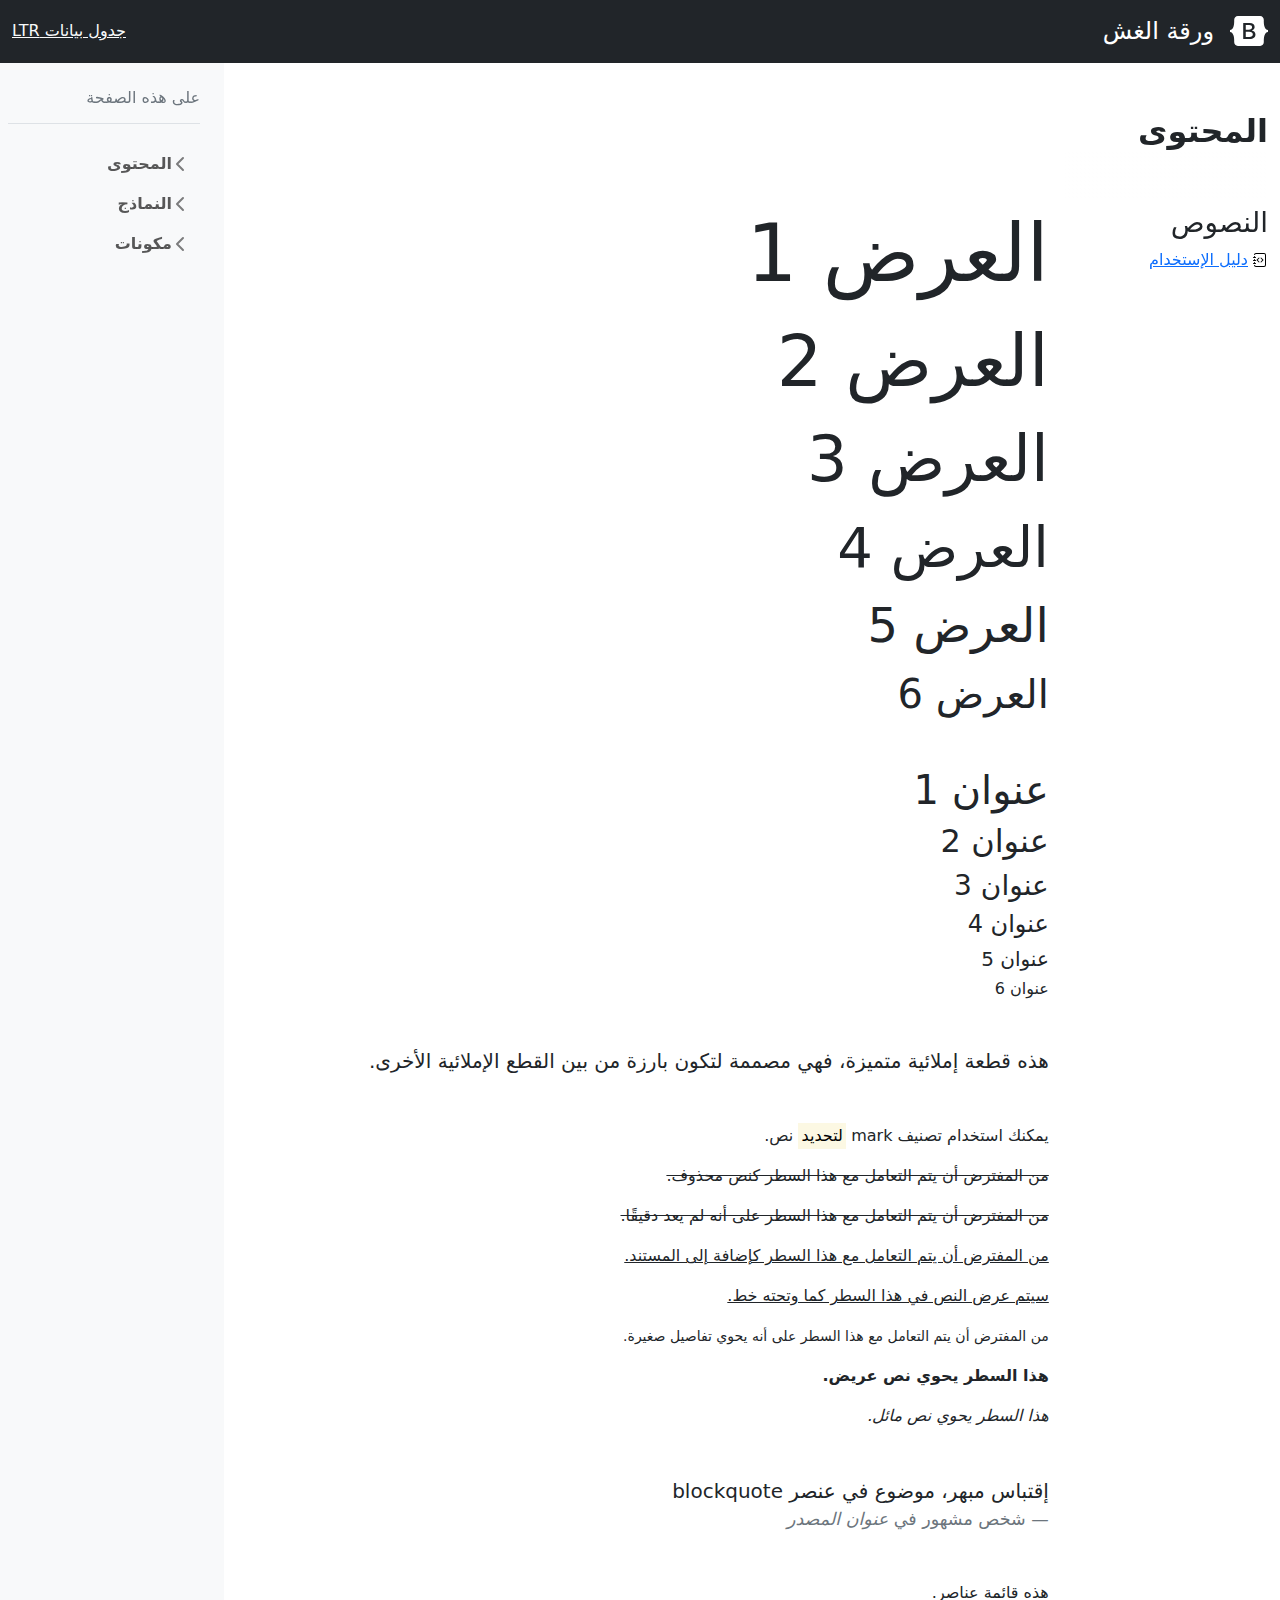
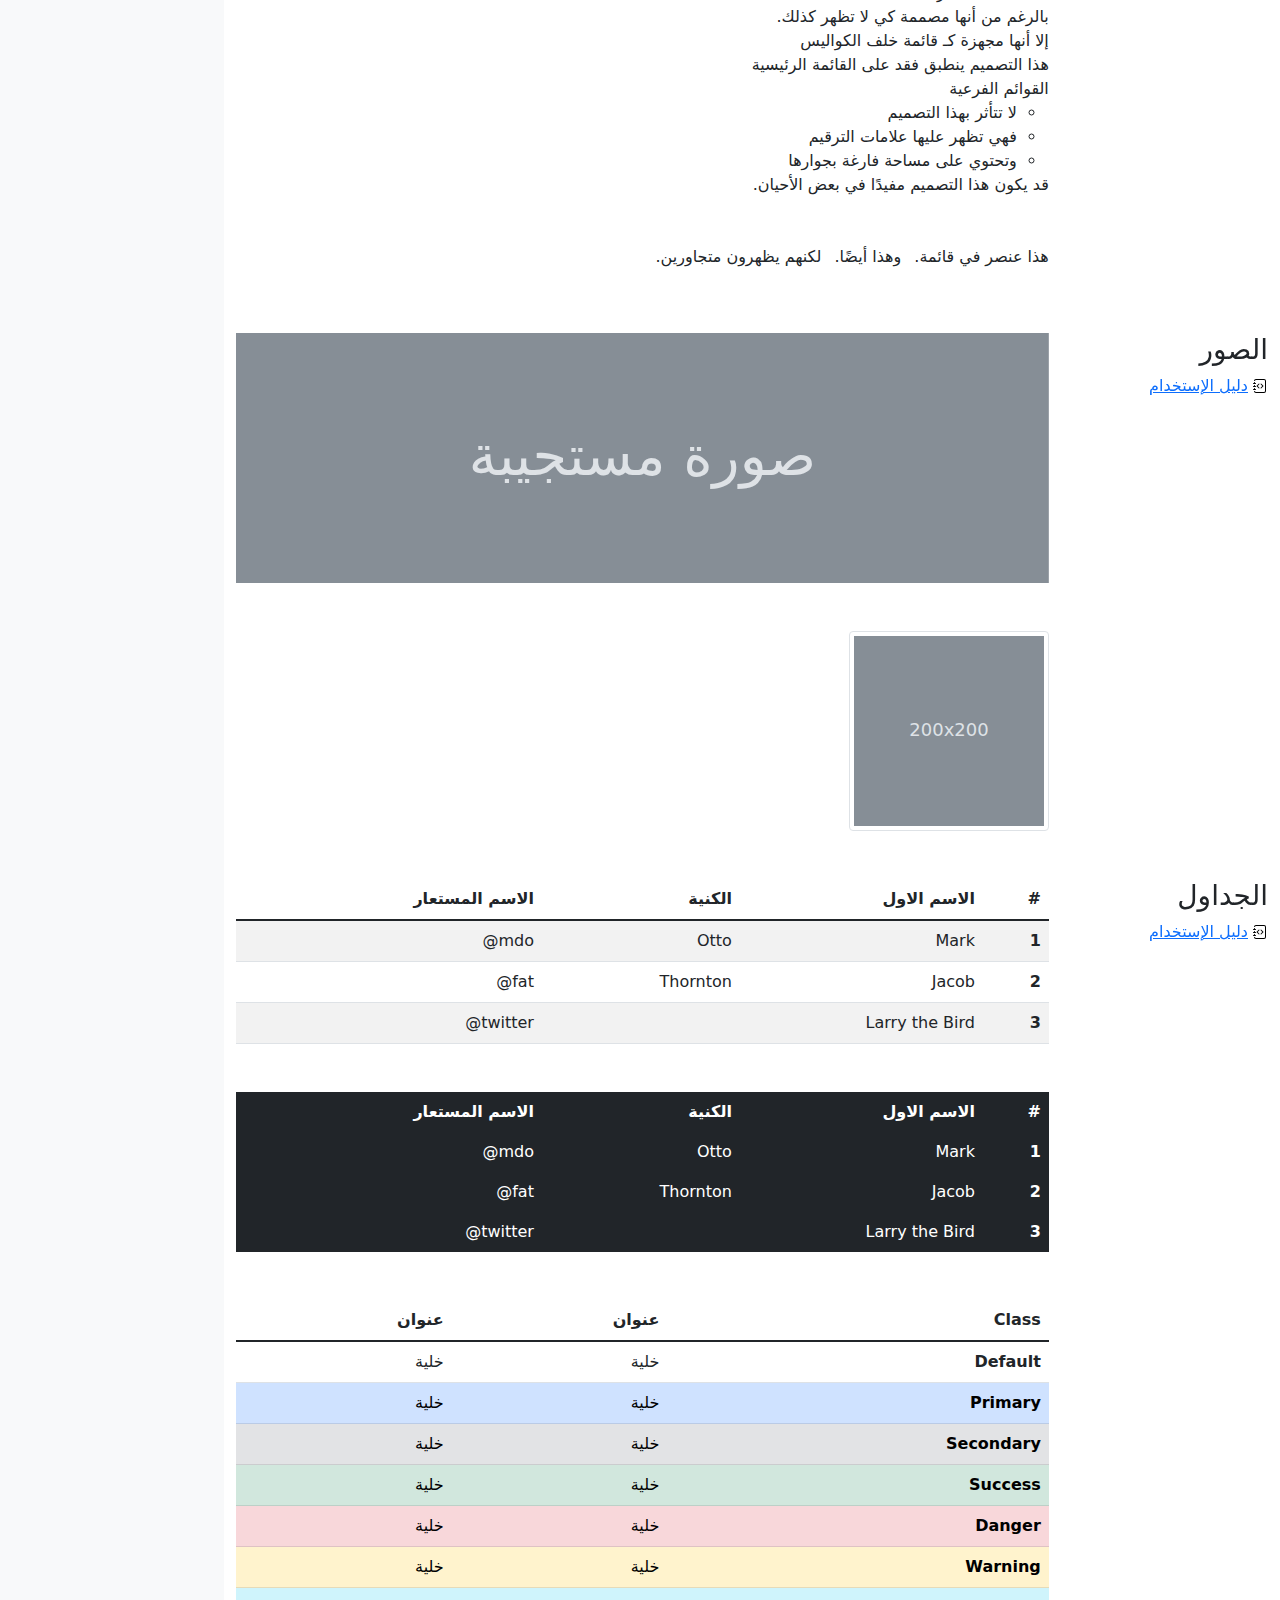
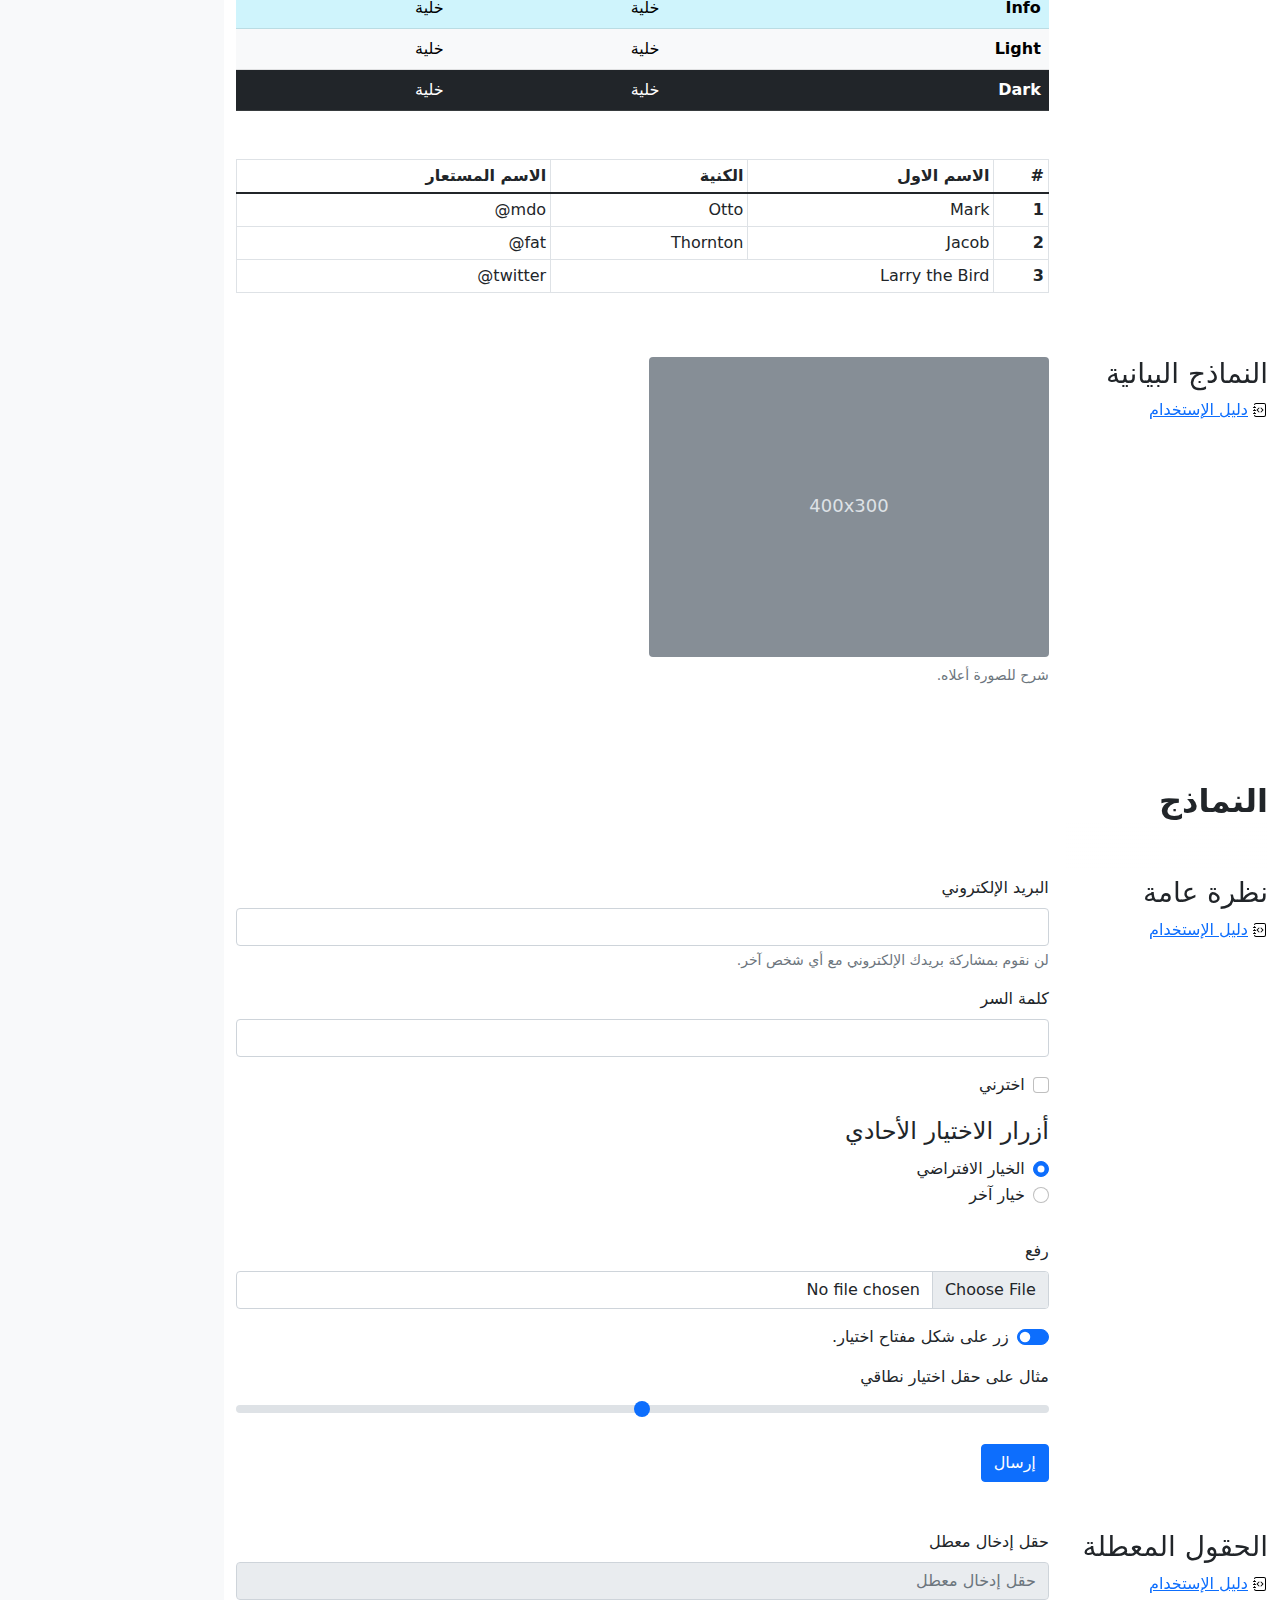
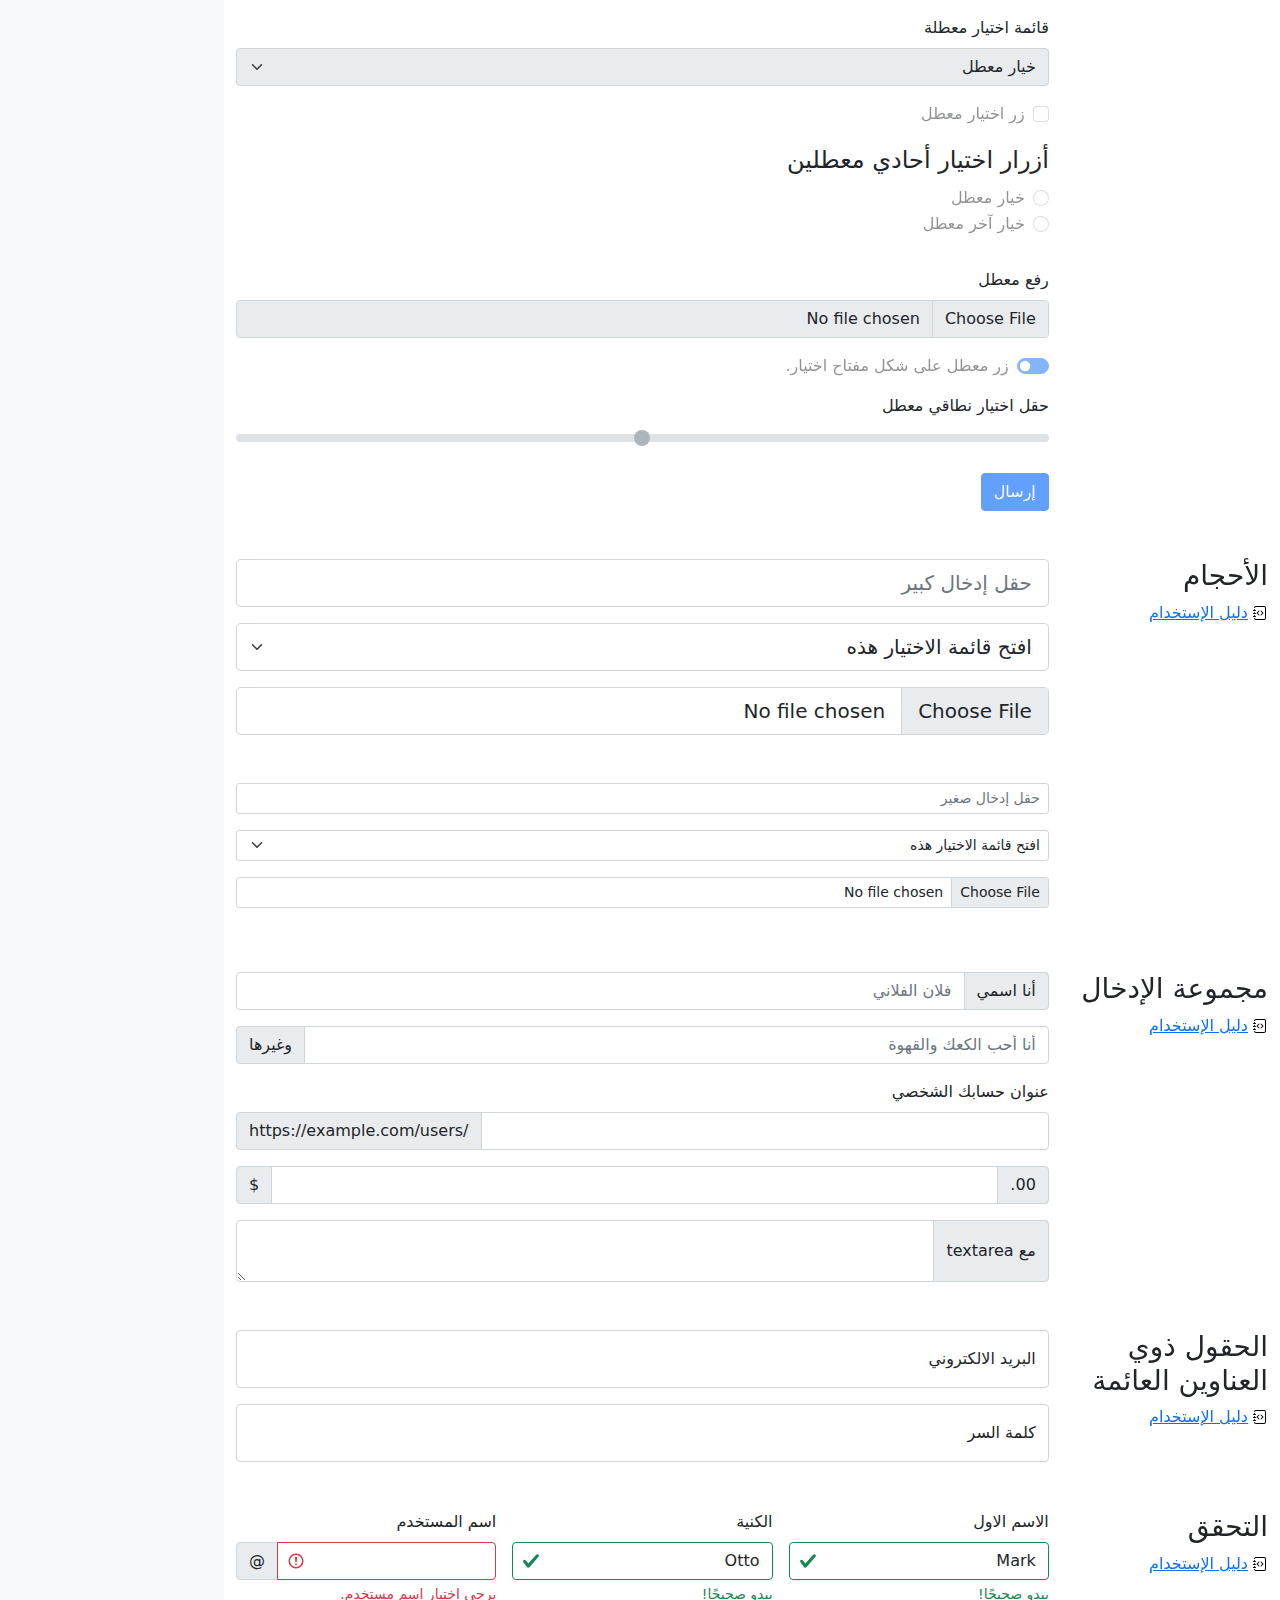
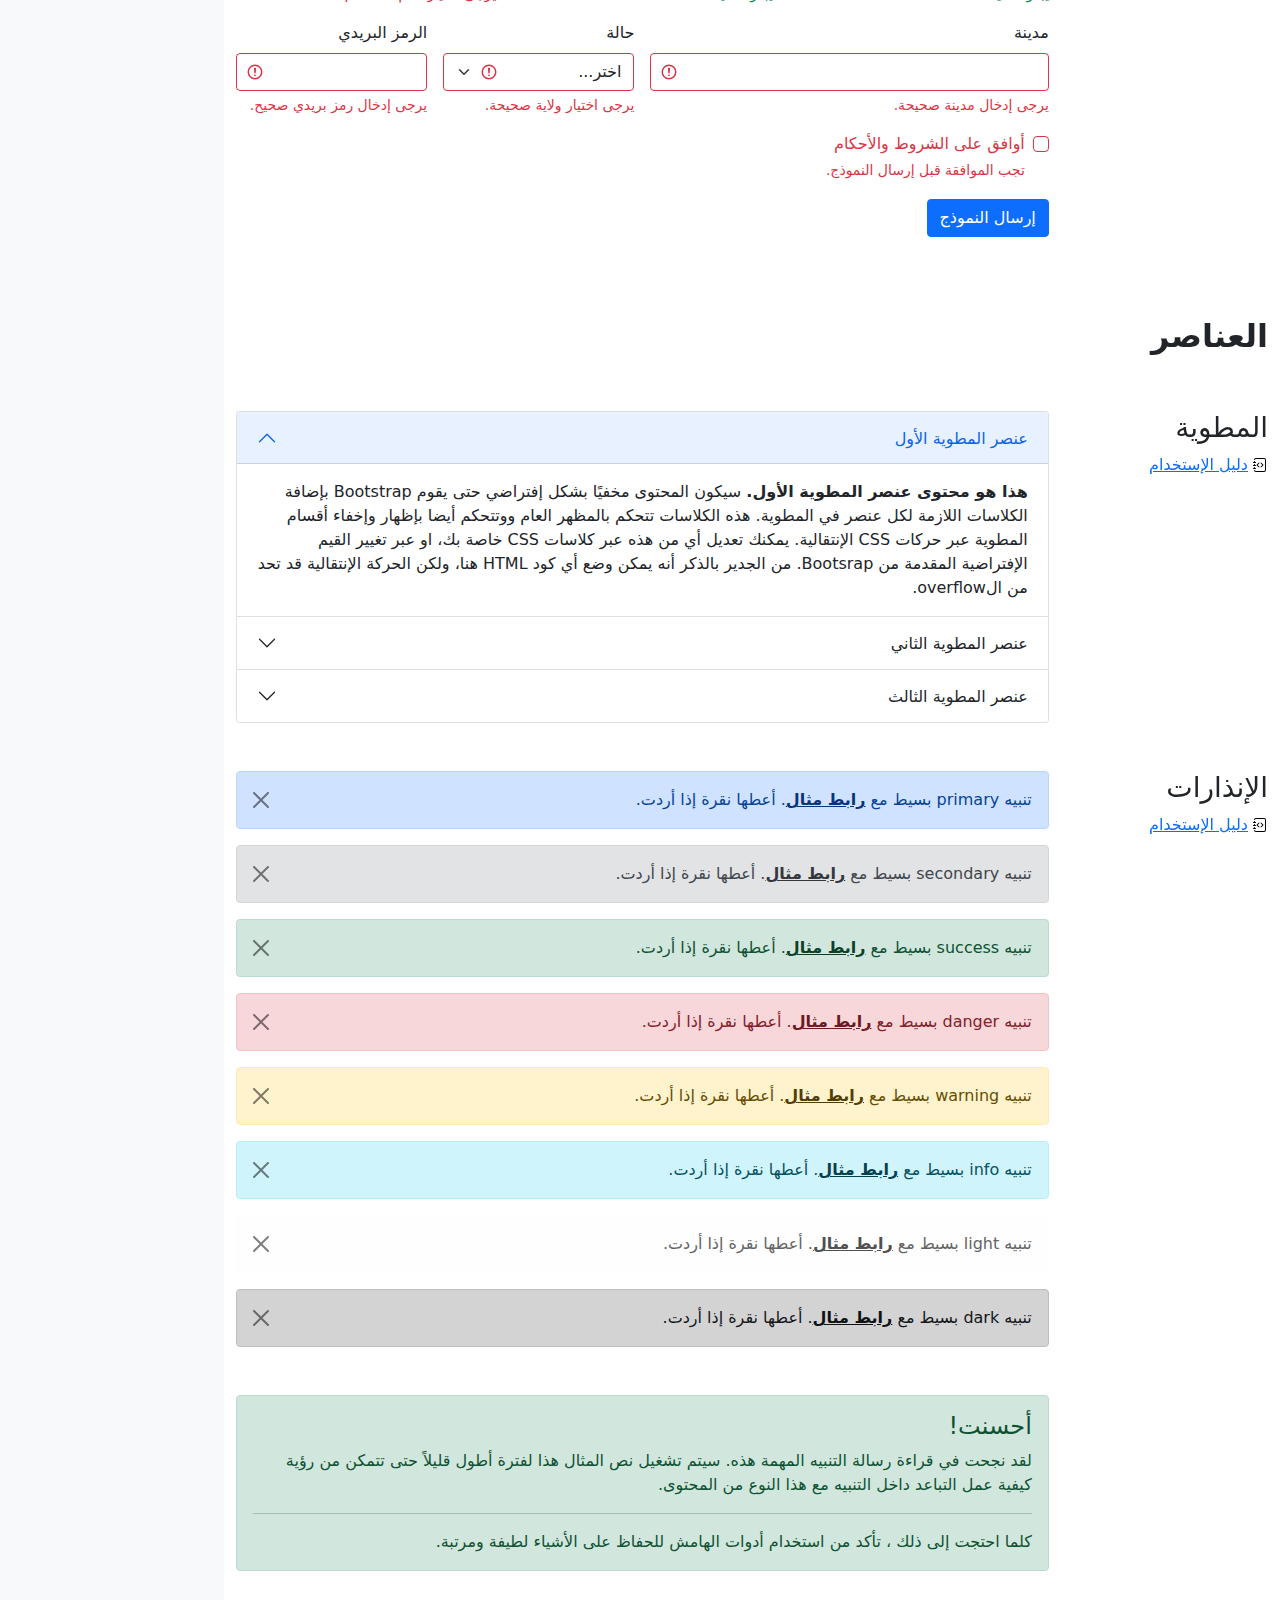
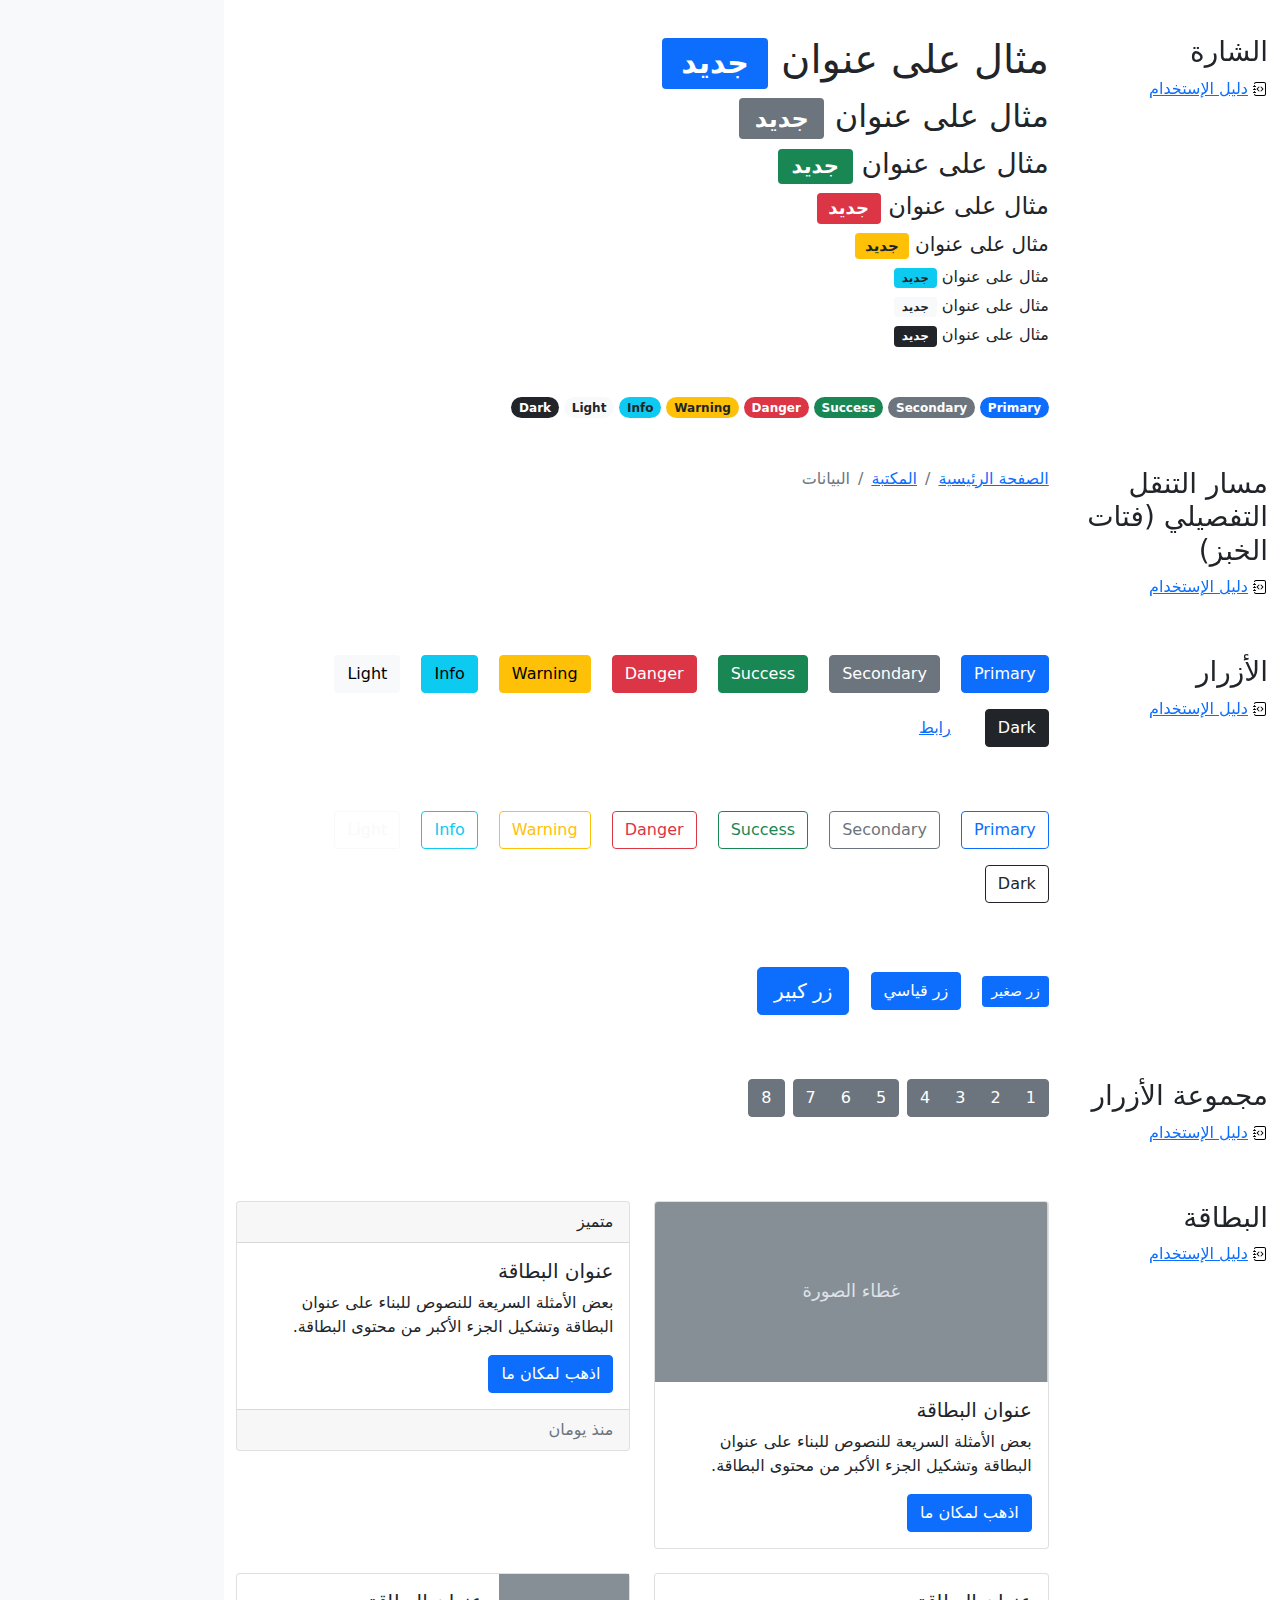
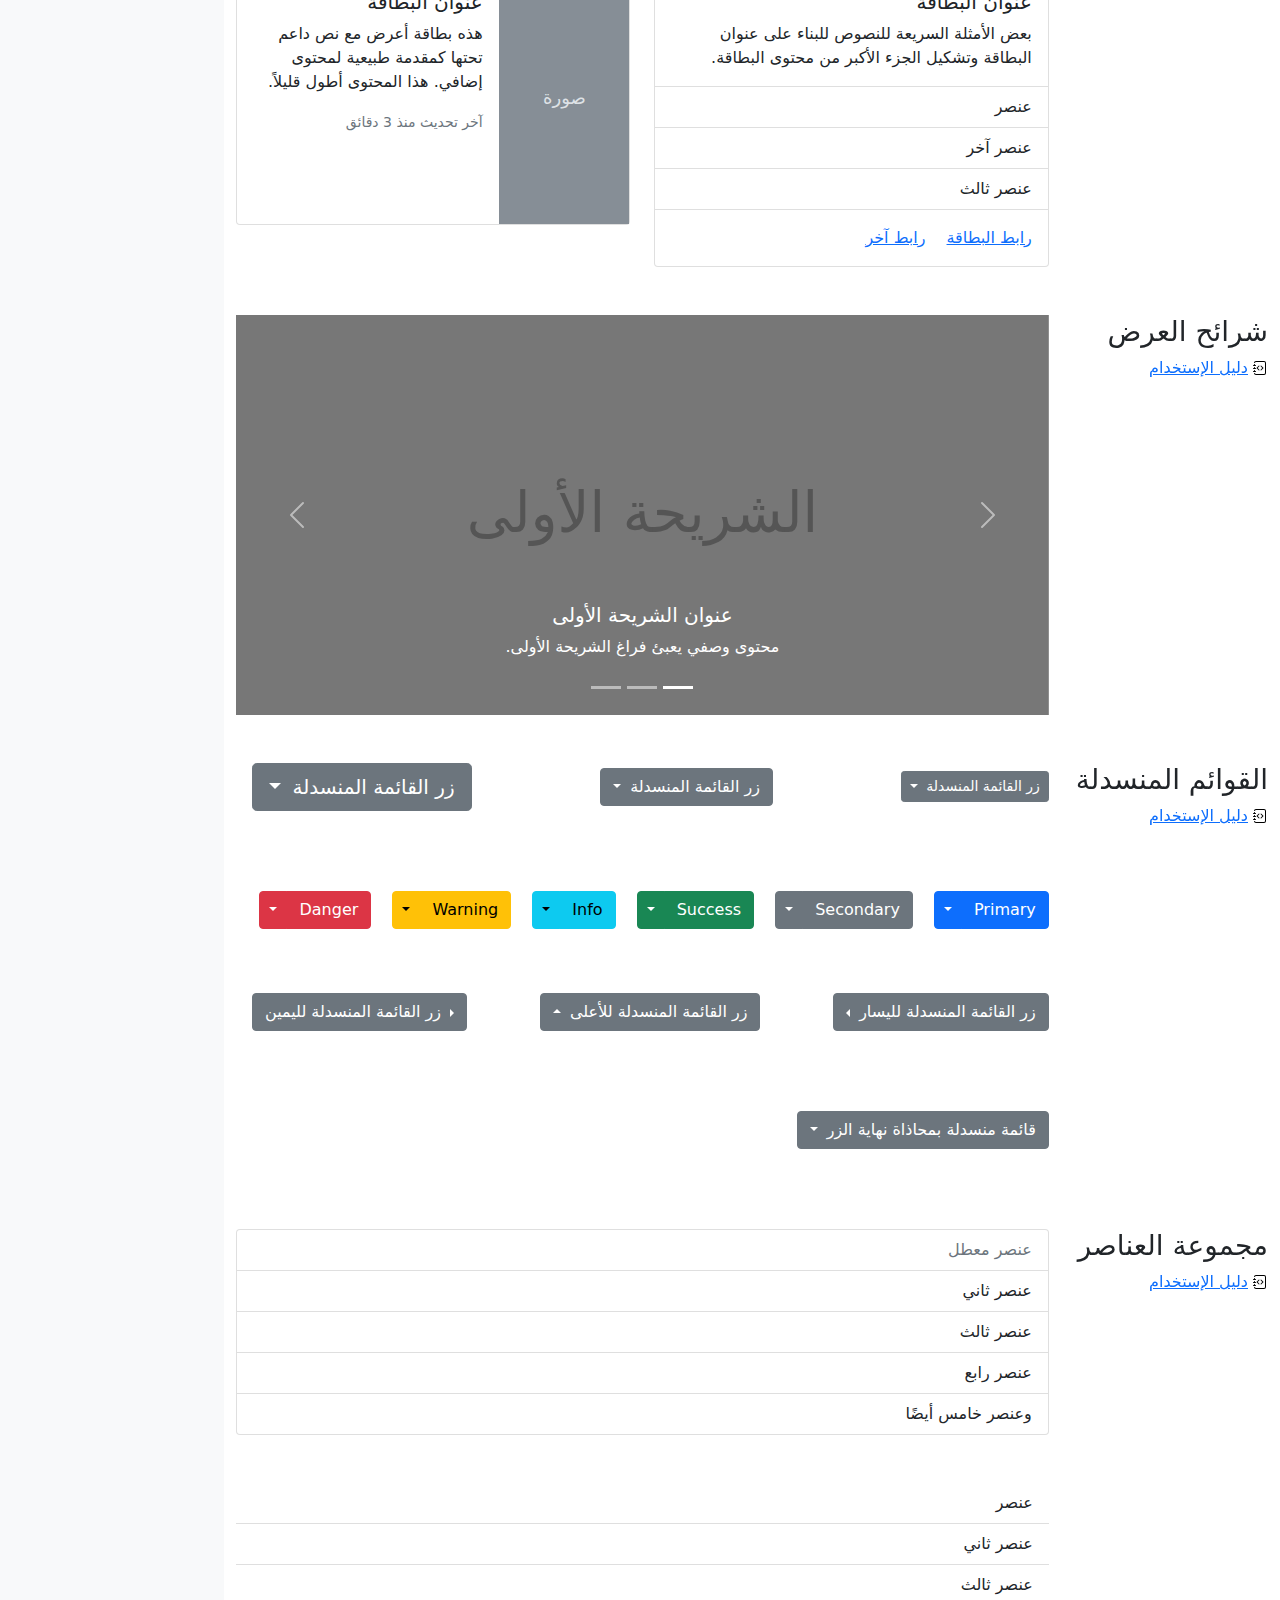
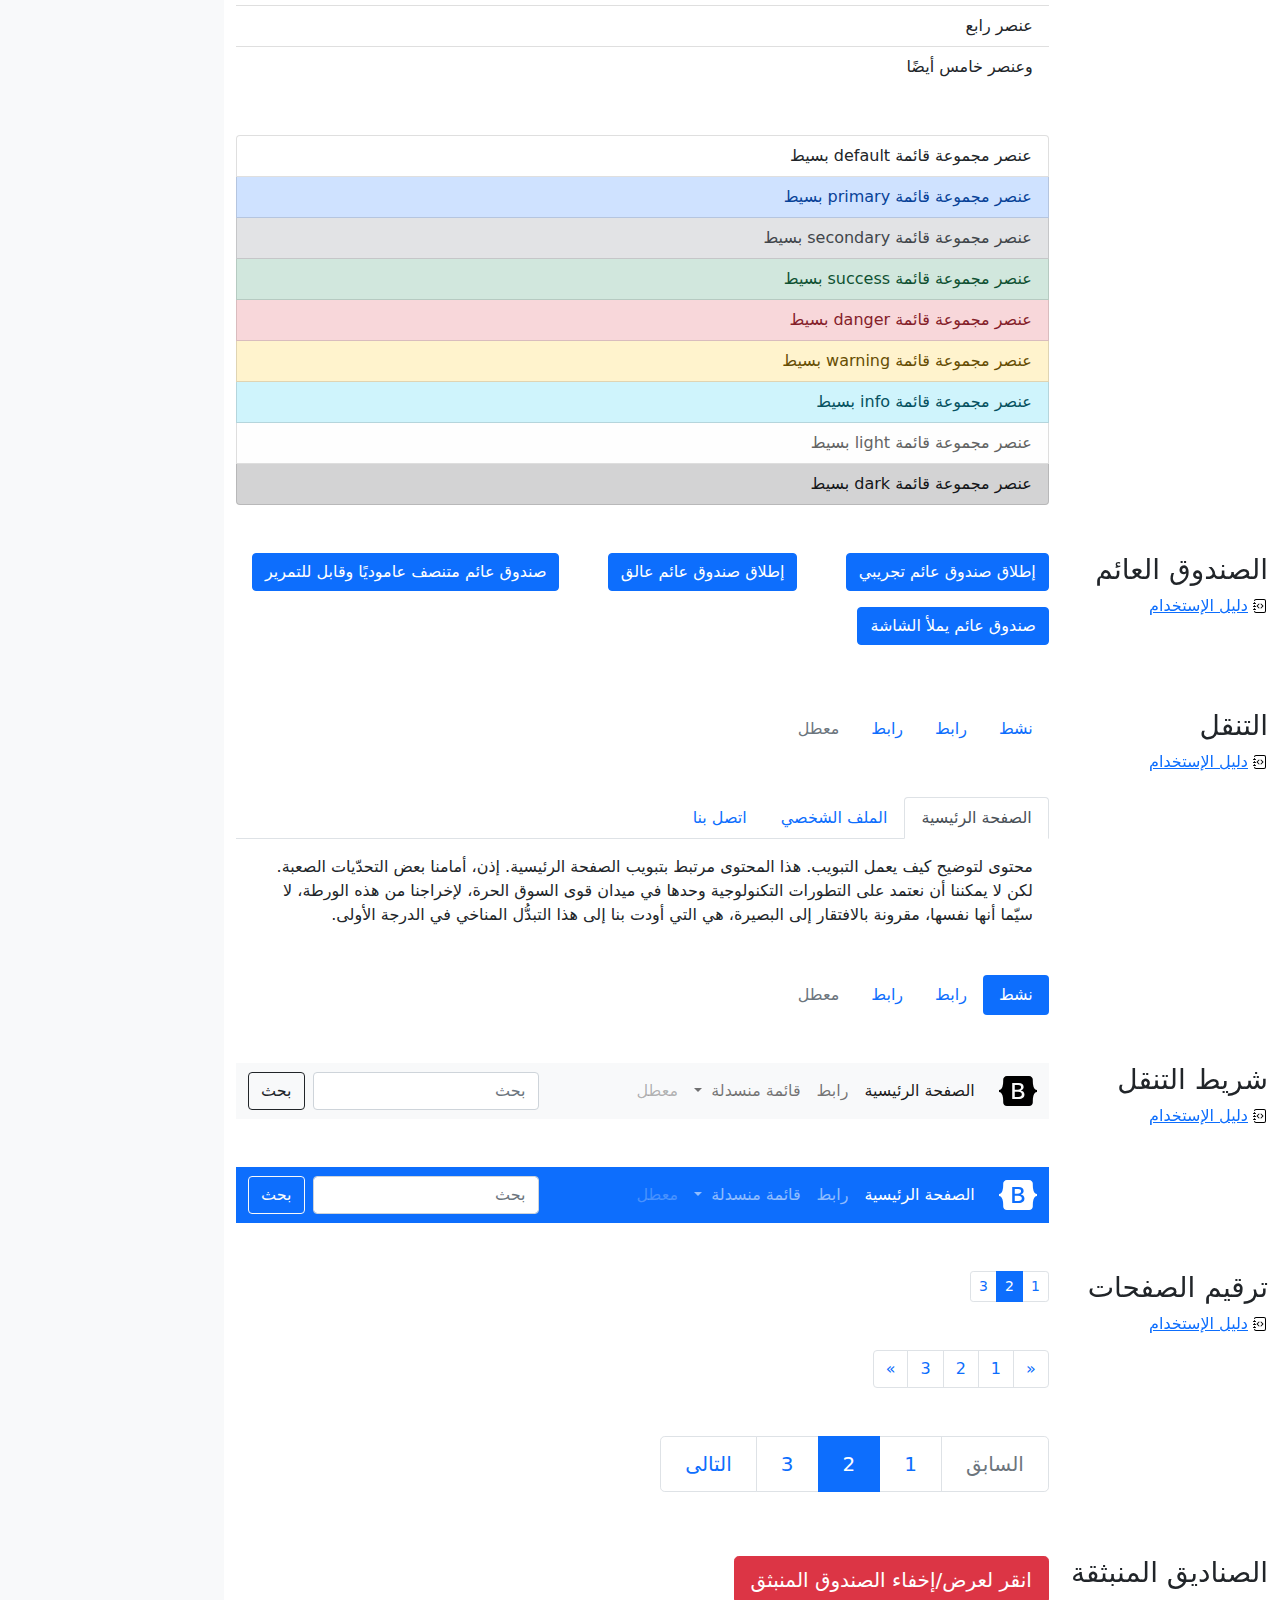
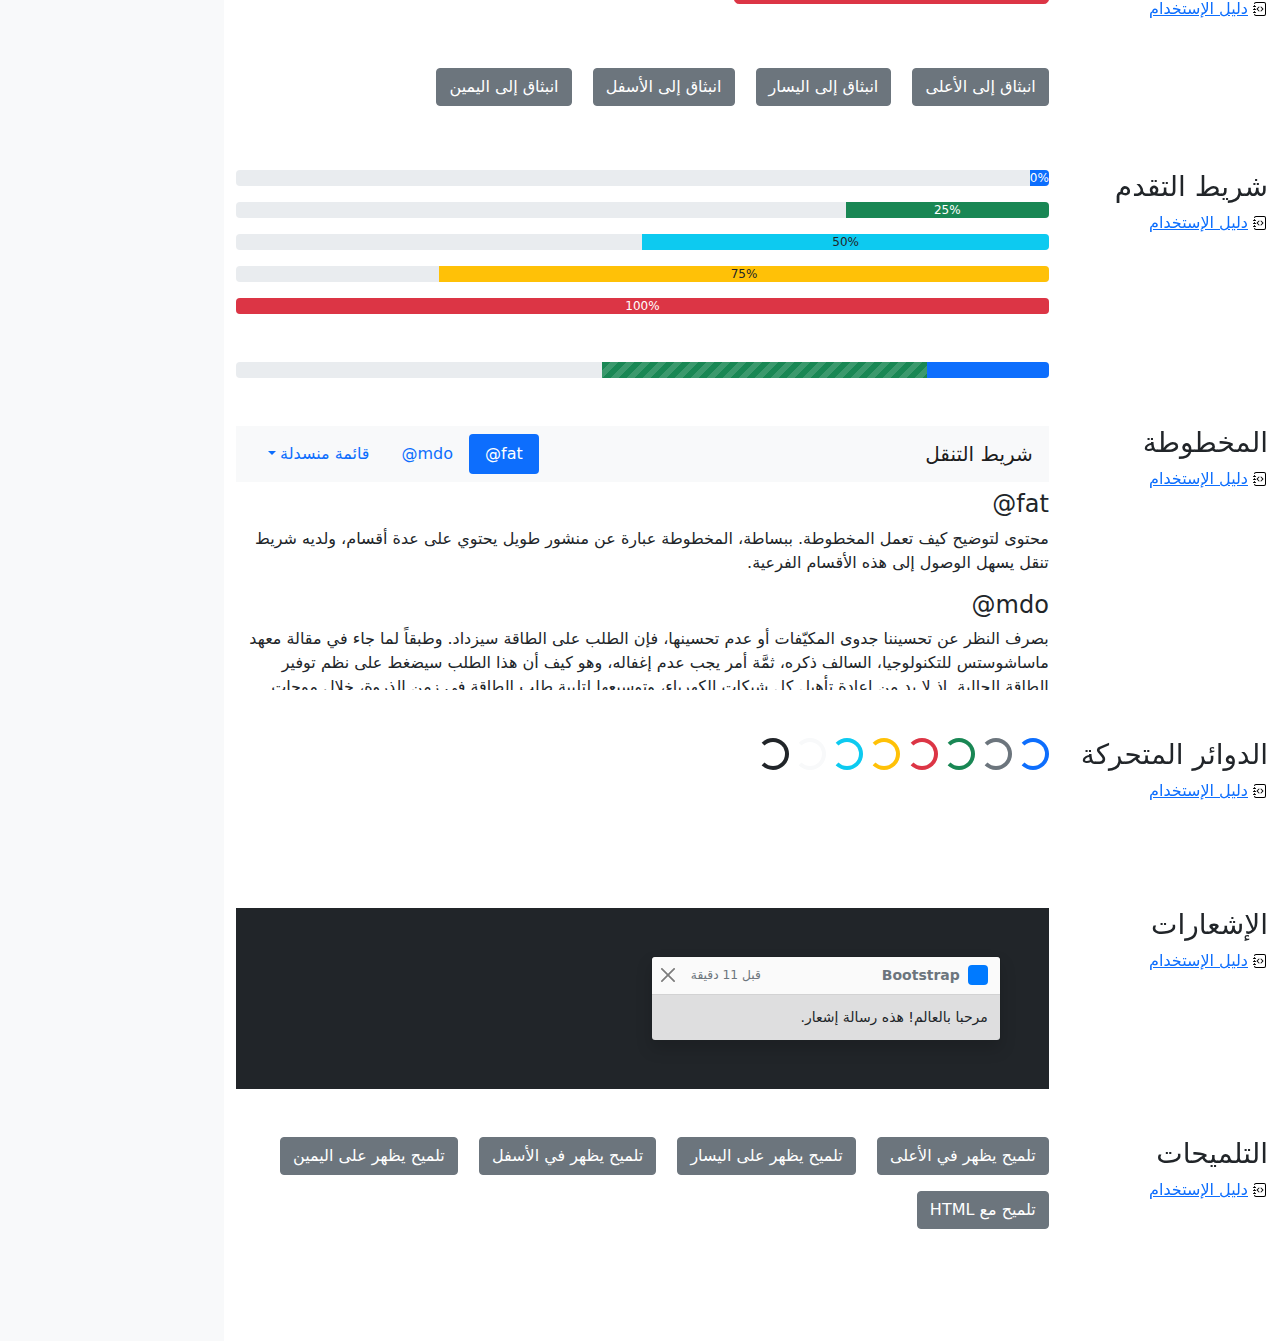
<file: static/css/cheatsheet-rtl/index.html>
<!doctype html>
<html lang="ar" dir="rtl">
  <head>
    <meta charset="utf-8">
    <meta name="viewport" content="width=device-width, initial-scale=1">
    <meta name="description" content="">
    <meta name="author" content="Mark Otto, Jacob Thornton, and Bootstrap contributors">
    <meta name="generator" content="Hugo 0.88.1">
    <title>ورقة الغش · Bootstrap v5.1</title>

    <link rel="canonical" href="https://getbootstrap.com/docs/5.1/examples/cheatsheet-rtl/">

    

    <!-- Bootstrap core CSS -->
<link href="../assets/dist/css/bootstrap.rtl.min.css" rel="stylesheet">

    <style>
      .bd-placeholder-img {
        font-size: 1.125rem;
        text-anchor: middle;
        -webkit-user-select: none;
        -moz-user-select: none;
        user-select: none;
      }

      @media (min-width: 768px) {
        .bd-placeholder-img-lg {
          font-size: 3.5rem;
        }
      }
    </style>

    
    <!-- Custom styles for this template -->
    <link href="../cheatsheet/cheatsheet.rtl.css" rel="stylesheet">
  </head>
  <body class="bg-light">
    
<header class="bd-header bg-dark py-3 d-flex align-items-stretch border-bottom border-dark">
  <div class="container-fluid d-flex align-items-center">
    <h1 class="d-flex align-items-center fs-4 text-white mb-0">
      <img src="../assets/brand/bootstrap-logo-white.svg" width="38" height="30" class="me-3" alt="Bootstrap">
      ورقة الغش
    </h1>
    <a href="../examples/cheatsheet/" class="ms-auto link-light" hreflang="en">جدول بيانات LTR</a>
  </div>
</header>
<aside class="bd-aside sticky-xl-top text-muted align-self-start mb-3 mb-xl-5 px-2">
  <h2 class="h6 pt-4 pb-3 mb-4 border-bottom">على هذه الصفحة</h2>
  <nav class="small" id="toc">
    <ul class="list-unstyled">
      <li class="my-2">
        <button class="btn d-inline-flex align-items-center collapsed" data-bs-toggle="collapse" aria-expanded="false" data-bs-target="#contents-collapse" aria-controls="contents-collapse">المحتوى</button>
        <ul class="list-unstyled ps-3 collapse" id="contents-collapse">
          <li><a class="d-inline-flex align-items-center rounded" href="#typography">النصوص</a></li>
          <li><a class="d-inline-flex align-items-center rounded" href="#images">الصور</a></li>
          <li><a class="d-inline-flex align-items-center rounded" href="#tables">الجداول</a></li>
          <li><a class="d-inline-flex align-items-center rounded" href="#figures">النماذج البيانية</a></li>
        </ul>
      </li>
      <li class="my-2">
        <button class="btn d-inline-flex align-items-center collapsed" data-bs-toggle="collapse" aria-expanded="false" data-bs-target="#forms-collapse" aria-controls="forms-collapse">النماذج</button>
        <ul class="list-unstyled ps-3 collapse" id="forms-collapse">
          <li><a class="d-inline-flex align-items-center rounded" href="#overview">نظرة عامة</a></li>
          <li><a class="d-inline-flex align-items-center rounded" href="#disabled-forms">الحقول المعطلة</a></li>
          <li><a class="d-inline-flex align-items-center rounded" href="#sizing">الأحجام</a></li>
          <li><a class="d-inline-flex align-items-center rounded" href="#input-group">مجموعة الإدخال</a></li>
          <li><a class="d-inline-flex align-items-center rounded" href="#floating-labels">الحقول ذوي العناوين العائمة</a></li>
          <li><a class="d-inline-flex align-items-center rounded" href="#validation">التحقق</a></li>
        </ul>
      </li>
      <li class="my-2">
        <button class="btn d-inline-flex align-items-center collapsed" data-bs-toggle="collapse" aria-expanded="false" data-bs-target="#components-collapse" aria-controls="components-collapse">مكونات</button>
        <ul class="list-unstyled ps-3 collapse" id="components-collapse">
          <li><a class="d-inline-flex align-items-center rounded" href="#accordion">المطوية</a></li>
          <li><a class="d-inline-flex align-items-center rounded" href="#alerts">الإنذارات</a></li>
          <li><a class="d-inline-flex align-items-center rounded" href="#badge">الشارة</a></li>
          <li><a class="d-inline-flex align-items-center rounded" href="#breadcrumb">مسار التنقل التفصيلي</a></li>
          <li><a class="d-inline-flex align-items-center rounded" href="#buttons">الأزرار</a></li>
          <li><a class="d-inline-flex align-items-center rounded" href="#button-group">مجموعة الأزرار</a></li>
          <li><a class="d-inline-flex align-items-center rounded" href="#card">البطاقة</a></li>
          <li><a class="d-inline-flex align-items-center rounded" href="#carousel">شرائح العرض</a></li>
          <li><a class="d-inline-flex align-items-center rounded" href="#dropdowns">القوائم المنسدلة</a></li>
          <li><a class="d-inline-flex align-items-center rounded" href="#list-group">مجموعة العناصر</a></li>
          <li><a class="d-inline-flex align-items-center rounded" href="#modal">الصندوق العائم</a></li>
          <li><a class="d-inline-flex align-items-center rounded" href="#navs">التنقل</a></li>
          <li><a class="d-inline-flex align-items-center rounded" href="#navbar">شريط التنقل</a></li>
          <li><a class="d-inline-flex align-items-center rounded" href="#pagination">ترقيم الصفحات</a></li>
          <li><a class="d-inline-flex align-items-center rounded" href="#popovers">الصناديق المنبثقة</a></li>
          <li><a class="d-inline-flex align-items-center rounded" href="#progress">شريط التقدم</a></li>
          <li><a class="d-inline-flex align-items-center rounded" href="#scrollspy">المخطوطة</a></li>
          <li><a class="d-inline-flex align-items-center rounded" href="#spinners">الدوائر المتحركة</a></li>
          <li><a class="d-inline-flex align-items-center rounded" href="#toasts">الإشعارات</a></li>
          <li><a class="d-inline-flex align-items-center rounded" href="#tooltips">التلميحات</a></li>
        </ul>
      </li>
    </ul>
  </nav>
</aside>
<div class="bd-cheatsheet container-fluid bg-body">
  <section id="content">
    <h2 class="sticky-xl-top fw-bold pt-3 pt-xl-5 pb-2 pb-xl-3">المحتوى</h2>

    <article class="my-3" id="typography">
      <div class="bd-heading sticky-xl-top align-self-start mt-5 mb-3 mt-xl-0 mb-xl-2">
        <h3>النصوص</h3>
        <a class="d-flex align-items-center" hreflang="en" href="../content/typography/">دليل الإستخدام</a>
      </div>

      <div>
        <div class="bd-example">
        <p class="display-1">العرض 1</p>
        <p class="display-2">العرض 2</p>
        <p class="display-3">العرض 3</p>
        <p class="display-4">العرض 4</p>
        <p class="display-5">العرض 5</p>
        <p class="display-6">العرض 6</p>
        </div>

        <div class="bd-example">
        <p class="h1">عنوان 1</p>
        <p class="h2">عنوان 2</p>
        <p class="h3">عنوان 3</p>
        <p class="h4">عنوان 4</p>
        <p class="h5">عنوان 5</p>
        <p class="h6">عنوان 6</p>
        </div>

        <div class="bd-example">
        <p class="lead">
          هذه قطعة إملائية متميزة، فهي مصممة لتكون بارزة من بين القطع الإملائية الأخرى.
        </p>
        </div>

        <div class="bd-example">
        <p>يمكنك استخدام تصنيف mark <mark>لتحديد</mark> نص.</p>
        <p><del>من المفترض أن يتم التعامل مع هذا السطر كنص محذوف.</del></p>
        <p><s>من المفترض أن يتم التعامل مع هذا السطر على أنه لم يعد دقيقًا.</s></p>
        <p><ins>من المفترض أن يتم التعامل مع هذا السطر كإضافة إلى المستند.</ins></p>
        <p><u>سيتم عرض النص في هذا السطر كما وتحته خط.</u></p>
        <p><small>من المفترض أن يتم التعامل مع هذا السطر على أنه يحوي تفاصيل صغيرة.</small></p>
        <p><strong>هذا السطر يحوي نص عريض.</strong></p>
        <p><em>هذا السطر يحوي نص مائل.</em></p>
        </div>

        <div class="bd-example">
        <blockquote class="blockquote">
          <p>إقتباس مبهر، موضوع في عنصر blockquote</p>
          <footer class="blockquote-footer">شخص مشهور في <cite title= "عنوان المصدر"> عنوان المصدر </cite></footer>
        </blockquote>
        </div>

        <div class="bd-example">
        <ul class="list-unstyled">
          <li>هذه قائمة عناصر.</li>
          <li>بالرغم من أنها مصممة كي لا تظهر كذلك.</li>
          <li>إلا أنها مجهزة كـ قائمة خلف الكواليس</li>
          <li>هذا التصميم ينطبق فقد على القائمة الرئيسية</li>
          <li>القوائم الفرعية
            <ul>
              <li>لا تتأثر بهذا التصميم</li>
              <li>فهي تظهر عليها علامات الترقيم</li>
              <li>وتحتوي على مساحة فارغة بجوارها</li>
            </ul>
          </li>
          <li>قد يكون هذا التصميم مفيدًا في بعض الأحيان.</li>
        </ul>
        </div>

        <div class="bd-example">
        <ul class="list-inline">
          <li class="list-inline-item">هذا عنصر في قائمة.</li>
          <li class="list-inline-item">وهذا أيضًا.</li>
          <li class="list-inline-item">لكنهم يظهرون متجاورين.</li>
        </ul>
        </div>
      </div>
    </article>
    <article class="my-3" id="images">
      <div class="bd-heading sticky-xl-top align-self-start mt-5 mb-3 mt-xl-0 mb-xl-2">
        <h3>الصور</h3>
        <a class="d-flex align-items-center" hreflang="en" href="../content/images/">دليل الإستخدام</a>
      </div>

      <div>
        <div class="bd-example">
        <svg class="bd-placeholder-img bd-placeholder-img-lg img-fluid" width="100%" height="250" xmlns="http://www.w3.org/2000/svg" role="img" aria-label="Placeholder: صورة مستجيبة" preserveAspectRatio="xMidYMid slice" focusable="false"><title>Placeholder</title><rect width="100%" height="100%" fill="#868e96"/><text x="50%" y="50%" fill="#dee2e6" dy=".3em">صورة مستجيبة</text></svg>

        </div>

        <div class="bd-example">
        <svg class="bd-placeholder-img img-thumbnail" width="200" height="200" xmlns="http://www.w3.org/2000/svg" role="img" aria-label="صورة عنصر نائب مربع عام مع حدود بيضاء حولها ، مما يجعلها تشبه صورة تم التقاطها بكاميرا فورية قديمة: 200x200" preserveAspectRatio="xMidYMid slice" focusable="false"><title>صورة عنصر نائب مربع عام مع حدود بيضاء حولها ، مما يجعلها تشبه صورة تم التقاطها بكاميرا فورية قديمة</title><rect width="100%" height="100%" fill="#868e96"/><text x="50%" y="50%" fill="#dee2e6" dy=".3em">200x200</text></svg>

        </div>
      </div>
    </article>
    <article class="my-3" id="tables">
      <div class="bd-heading sticky-xl-top align-self-start mt-5 mb-3 mt-xl-0 mb-xl-2">
        <h3>الجداول</h3>
        <a class="d-flex align-items-center" hreflang="en" href="../content/tables/">دليل الإستخدام</a>
      </div>

      <div>
        <div class="bd-example">
        <table class="table table-striped">
          <thead>
          <tr>
            <th scope="col">#</th>
            <th scope="col">الاسم الاول</th>
            <th scope="col">الكنية</th>
            <th scope="col">الاسم المستعار</th>
          </tr>
          </thead>
          <tbody>
          <tr>
            <th scope="row">1</th>
            <td>Mark</td>
            <td>Otto</td>
            <td><bdo lang="en" dir="ltr">@mdo</bdo></td>
          </tr>
          <tr>
            <th scope="row">2</th>
            <td>Jacob</td>
            <td>Thornton</td>
            <td><bdo lang="en" dir="ltr">@fat</bdo></td>
          </tr>
          <tr>
            <th scope="row">3</th>
            <td colspan="2">Larry the Bird</td>
            <td><bdo lang="en" dir="ltr">@twitter</bdo></td>
          </tr>
          </tbody>
        </table>
        </div>

        <div class="bd-example">
        <table class="table table-dark table-borderless">
          <thead>
          <tr>
            <th scope="col">#</th>
            <th scope="col">الاسم الاول</th>
            <th scope="col">الكنية</th>
            <th scope="col">الاسم المستعار</th>
          </tr>
          </thead>
          <tbody>
          <tr>
            <th scope="row">1</th>
            <td>Mark</td>
            <td>Otto</td>
            <td><bdo lang="en" dir="ltr">@mdo</bdo></td>
          </tr>
          <tr>
            <th scope="row">2</th>
            <td>Jacob</td>
            <td>Thornton</td>
            <td><bdo lang="en" dir="ltr">@fat</bdo></td>
          </tr>
          <tr>
            <th scope="row">3</th>
            <td colspan="2">Larry the Bird</td>
            <td><bdo lang="en" dir="ltr">@twitter</bdo></td>
          </tr>
          </tbody>
        </table>
        </div>

        <div class="bd-example">
        <table class="table table-hover">
          <thead>
          <tr>
            <th scope="col">Class</th>
            <th scope="col">عنوان</th>
            <th scope="col">عنوان</th>
          </tr>
          </thead>
          <tbody>
          <tr>
            <th scope="row">Default</th>
            <td>خلية</td>
            <td>خلية</td>
          </tr>
          
          <tr class="table-primary">
            <th scope="row">Primary</th>
            <td>خلية</td>
            <td>خلية</td>
          </tr>
          <tr class="table-secondary">
            <th scope="row">Secondary</th>
            <td>خلية</td>
            <td>خلية</td>
          </tr>
          <tr class="table-success">
            <th scope="row">Success</th>
            <td>خلية</td>
            <td>خلية</td>
          </tr>
          <tr class="table-danger">
            <th scope="row">Danger</th>
            <td>خلية</td>
            <td>خلية</td>
          </tr>
          <tr class="table-warning">
            <th scope="row">Warning</th>
            <td>خلية</td>
            <td>خلية</td>
          </tr>
          <tr class="table-info">
            <th scope="row">Info</th>
            <td>خلية</td>
            <td>خلية</td>
          </tr>
          <tr class="table-light">
            <th scope="row">Light</th>
            <td>خلية</td>
            <td>خلية</td>
          </tr>
          <tr class="table-dark">
            <th scope="row">Dark</th>
            <td>خلية</td>
            <td>خلية</td>
          </tr>
          </tbody>
        </table>
        </div>

        <div class="bd-example">
        <table class="table table-sm table-bordered">
          <thead>
          <tr>
            <th scope="col">#</th>
            <th scope="col">الاسم الاول</th>
            <th scope="col">الكنية</th>
            <th scope="col">الاسم المستعار</th>
          </tr>
          </thead>
          <tbody>
          <tr>
            <th scope="row">1</th>
            <td>Mark</td>
            <td>Otto</td>
            <td><bdo lang="en" dir="ltr">@mdo</bdo></td>
          </tr>
          <tr>
            <th scope="row">2</th>
            <td>Jacob</td>
            <td>Thornton</td>
            <td><bdo lang="en" dir="ltr">@fat</bdo></td>
          </tr>
          <tr>
            <th scope="row">3</th>
            <td colspan="2">Larry the Bird</td>
            <td><bdo lang="en" dir="ltr">@twitter</bdo></td>
          </tr>
          </tbody>
        </table>
        </div>
      </div>
    </article>
    <article class="my-3" id="figures">
      <div class="bd-heading sticky-xl-top align-self-start mt-5 mb-3 mt-xl-0 mb-xl-2">
        <h3>النماذج البيانية</h3>
        <a class="d-flex align-items-center" hreflang="en" href="../content/figures/">دليل الإستخدام</a>
      </div>

      <div>
        <div class="bd-example">
        <figure class="figure">
          <svg class="bd-placeholder-img figure-img img-fluid rounded" width="400" height="300" xmlns="http://www.w3.org/2000/svg" role="img" aria-label="Placeholder: 400x300" preserveAspectRatio="xMidYMid slice" focusable="false"><title>Placeholder</title><rect width="100%" height="100%" fill="#868e96"/><text x="50%" y="50%" fill="#dee2e6" dy=".3em">400x300</text></svg>

          <figcaption class="figure-caption">شرح للصورة أعلاه.</figcaption>
        </figure>
        </div>
      </div>
    </article>
  </section>

  <section id="forms">
    <h2 class="sticky-xl-top fw-bold pt-3 pt-xl-5 pb-2 pb-xl-3">النماذج</h2>

    <article class="my-3" id="overview">
      <div class="bd-heading sticky-xl-top align-self-start mt-5 mb-3 mt-xl-0 mb-xl-2">
        <h3>نظرة عامة</h3>
        <a class="d-flex align-items-center" hreflang="en" href="../forms/overview/">دليل الإستخدام</a>
      </div>

      <div>
        <div class="bd-example">
        <form>
          <div class="mb-3">
            <label for="exampleInputEmail1" class="form-label">البريد الإلكتروني</label>
            <input type="email" class="form-control" id="exampleInputEmail1" aria-describedby="emailHelp">
            <div id="emailHelp" class="form-text">لن نقوم بمشاركة بريدك الإلكتروني مع أي شخص آخر.</div>
          </div>
          <div class="mb-3">
            <label for="exampleInputPassword1" class="form-label">كلمة السر</label>
            <input type="password" class="form-control" id="exampleInputPassword1">
          </div>
          <div class="mb-3 form-check">
            <input type="checkbox" class="form-check-input" id="exampleCheck1">
            <label class="form-check-label" for="exampleCheck1">اخترني</label>
          </div>
          <fieldset class="mb-3">
            <legend>أزرار الاختيار الأحادي</legend>
            <div class="form-check">
              <input type="radio" name="radios" class="form-check-input" id="exampleRadio1" checked>
              <label class="form-check-label" for="exampleRadio1">الخيار الافتراضي</label>
            </div>
            <div class="mb-3 form-check">
              <input type="radio" name="radios" class="form-check-input" id="exampleRadio2">
              <label class="form-check-label" for="exampleRadio2">خيار آخر</label>
            </div>
          </fieldset>
          <div class="mb-3">
            <label class="form-label" for="customFile">رفع</label>
            <input type="file" class="form-control" id="customFile">
          </div>
          <div class="mb-3 form-check form-switch">
            <input class="form-check-input" type="checkbox" role="switch" id="flexSwitchCheckChecked" checked>
            <label class="form-check-label" for="flexSwitchCheckChecked">زر على شكل مفتاح اختيار.</label>
          </div>
          <div class="mb-3">
            <label for="customRange3" class="form-label">مثال على حقل اختيار نطاقي</label>
            <input type="range" class="form-range" min="0" max="5" step="0.5" id="customRange3">
          </div>
          <button type="submit" class="btn btn-primary">إرسال</button>
        </form>
        </div>
      </div>
    </article>
    <article class="my-3" id="disabled-forms">
      <div class="bd-heading sticky-xl-top align-self-start mt-5 mb-3 mt-xl-0 mb-xl-2">
        <h3>الحقول المعطلة</h3>
        <a class="d-flex align-items-center" hreflang="en" href="../forms/overview/#disabled-forms">دليل الإستخدام</a>
      </div>

      <div>
        <div class="bd-example">
        <form>
          <fieldset disabled aria-label="مثال على مجموعة الحقول المعطلة">
            <div class="mb-3">
              <label for="disabledTextInput" class="form-label">حقل إدخال معطل</label>
              <input type="text" id="disabledTextInput" class="form-control" placeholder="حقل إدخال معطل">
            </div>
            <div class="mb-3">
              <label for="disabledSelect" class="form-label">قائمة اختيار معطلة</label>
              <select id="disabledSelect" class="form-select">
                <option>خيار معطل</option>
              </select>
            </div>
            <div class="mb-3">
              <div class="form-check">
                <input class="form-check-input" type="checkbox" id="disabledFieldsetCheck" disabled>
                <label class="form-check-label" for="disabledFieldsetCheck">
                  زر اختيار معطل
                </label>
              </div>
            </div>
            <fieldset class="mb-3">
              <legend>أزرار اختيار أحادي معطلين</legend>
              <div class="form-check">
                <input type="radio" name="radios" class="form-check-input" id="disabledRadio1" disabled>
                <label class="form-check-label" for="disabledRadio1">خيار معطل</label>
              </div>
              <div class="mb-3 form-check">
                <input type="radio" name="radios" class="form-check-input" id="disabledRadio2" disabled>
                <label class="form-check-label" for="disabledRadio2">خيار آخر معطل</label>
              </div>
            </fieldset>
            <div class="mb-3">
              <label class="form-label" for="disabledCustomFile">رفع معطل</label>
              <input type="file" class="form-control" id="disabledCustomFile" disabled>
            </div>
            <div class="mb-3 form-check form-switch">
              <input class="form-check-input" type="checkbox" role="switch" id="disabledSwitchCheckChecked" checked disabled>
              <label class="form-check-label" for="disabledSwitchCheckChecked">زر معطل على شكل مفتاح اختيار.</label>
            </div>
            <div class="mb-3">
              <label for="disabledRange" class="form-label">حقل اختيار نطاقي معطل</label>
              <input type="range" class="form-range" min="0" max="5" step="0.5" id="disabledRange">
            </div>
            <button type="submit" class="btn btn-primary">إرسال</button>
          </fieldset>
        </form>
        </div>
      </div>
    </article>
    <article class="my-3" id="sizing">
      <div class="bd-heading sticky-xl-top align-self-start mt-5 mb-3 mt-xl-0 mb-xl-2">
        <h3>الأحجام</h3>
        <a class="d-flex align-items-center" hreflang="en" href="../forms/form-control/#sizing">دليل الإستخدام</a>
      </div>

      <div>
        <div class="bd-example">
        <div class="mb-3">
          <input class="form-control form-control-lg" type="text" placeholder="حقل إدخال كبير" aria-label=".form-control-lg مثال">
        </div>
        <div class="mb-3">
          <select class="form-select form-select-lg mb-3" aria-label=".form-select-lg مثال">
            <option selected>افتح قائمة الاختيار هذه</option>
            <option value="1">واحد</option>
            <option value="2">اثنان</option>
            <option value="3">ثلاثة</option>
          </select>
        </div>
        <div class="mb-3">
          <input type="file" class="form-control form-control-lg" aria-label="مثال على إدخال ملف كبير">
        </div>
        </div>

        <div class="bd-example">
        <div class="mb-3">
          <input class="form-control form-control-sm" type="text" placeholder="حقل إدخال صغير" aria-label=".form-control-sm مثال">
        </div>
        <div class="mb-3">
          <select class="form-select form-select-sm" aria-label=".form-select-sm مثال">
            <option selected>افتح قائمة الاختيار هذه</option>
            <option value="1">واحد</option>
            <option value="2">اثنان</option>
            <option value="3">ثلاثة</option>
          </select>
        </div>
        <div class="mb-3">
          <input type="file" class="form-control form-control-sm" aria-label="مثال على إدخال ملف صغير">
        </div>
        </div>
      </div>
    </article>
    <article class="my-3" id="input-group">
      <div class="bd-heading sticky-xl-top align-self-start mt-5 mb-3 mt-xl-0 mb-xl-2">
        <h3>مجموعة الإدخال</h3>
        <a class="d-flex align-items-center" hreflang="en" href="../forms/input-group/">دليل الإستخدام</a>
      </div>

      <div>
        <div class="bd-example">
        <div class="input-group mb-3">
          <span class="input-group-text" id="basic-addon1">أنا اسمي</span>
          <input type="text" class="form-control" placeholder="فلان الفلاني" aria-label="الاسم" aria-describedby="basic-addon1">
        </div>
        <div class="input-group mb-3">
          <input type="text" class="form-control" placeholder="أنا أحب الكعك والقهوة" aria-label="الطعام المفضل" aria-describedby="basic-addon2">
          <span class="input-group-text" id="basic-addon2">وغيرها</span>
        </div>
        <label for="basic-url" class="form-label">عنوان حسابك الشخصي</label>
        <div class="input-group mb-3">
          <input type="text" class="form-control" id="basic-url" aria-describedby="basic-addon3">
          <span class="input-group-text" id="basic-addon3"><bdo lang="en" dir="ltr">https://example.com/users/</bdo></span>
        </div>
        <div class="input-group mb-3">
          <span class="input-group-text"><bdo lang="en" dir="ltr">.00</bdo></span>
          <input type="text" class="form-control" aria-label="المبلغ (لأقرب دولار)">
          <span class="input-group-text">$</span>
        </div>
        <div class="input-group">
          <span class="input-group-text">مع textarea</span>
          <textarea class="form-control" aria-label="مع textarea"></textarea>
        </div>
        </div>
      </div>
    </article>
    <article class="my-3" id="floating-labels">
      <div class="bd-heading sticky-xl-top align-self-start mt-5 mb-3 mt-xl-0 mb-xl-2">
        <h3>الحقول ذوي العناوين العائمة</h3>
        <a class="d-flex align-items-center" href="../forms/floating-labels/">دليل الإستخدام</a>
      </div>

      <div>
        <div class="bd-example">
        <form>
          <div class="form-floating mb-3">
            <input type="email" class="form-control" id="floatingInput" placeholder="name@example.com">
            <label for="floatingInput">البريد الالكتروني</label>
          </div>
          <div class="form-floating">
            <input type="password" class="form-control" id="floatingPassword" placeholder="كلمة السر">
            <label for="floatingPassword">كلمة السر</label>
          </div>
        </form>
        </div>
      </div>
    </article>
    <article class="my-3" id="validation">
      <div class="bd-heading sticky-xl-top align-self-start mt-5 mb-3 mt-xl-0 mb-xl-2">
        <h3>التحقق</h3>
        <a class="d-flex align-items-center" hreflang="en" href="../forms/validation/">دليل الإستخدام</a>
      </div>

      <div>
        <div class="bd-example">
        <form class="row g-3">
          <div class="col-md-4">
            <label for="validationServer01" class="form-label">الاسم الاول</label>
            <input type="text" class="form-control is-valid" id="validationServer01" value="Mark" required>
            <div class="valid-feedback">
              يبدو صحيحًا!
            </div>
          </div>
          <div class="col-md-4">
            <label for="validationServer02" class="form-label">الكنية</label>
            <input type="text" class="form-control is-valid" id="validationServer02" value="Otto" required>
            <div class="valid-feedback">
              يبدو صحيحًا!
            </div>
          </div>
          <div class="col-md-4">
            <label for="validationServerUsername" class="form-label">اسم المستخدم</label>
            <div class="input-group has-validation">
              <input type="text" class="form-control is-invalid" id="validationServerUsername" aria-describedby="inputGroupPrepend3" required>
              <span class="input-group-text" id="inputGroupPrepend3">@</span>
              <div class="invalid-feedback">
                يرجى اختيار اسم مستخدم.
              </div>
            </div>
          </div>
          <div class="col-md-6">
            <label for="validationServer03" class="form-label">مدينة</label>
            <input type="text" class="form-control is-invalid" id="validationServer03" required>
            <div class="invalid-feedback">
              يرجى إدخال مدينة صحيحة.
            </div>
          </div>
          <div class="col-md-3">
            <label for="validationServer04" class="form-label">حالة</label>
            <select class="form-select is-invalid" id="validationServer04" required>
              <option selected disabled value="">اختر...</option>
              <option>...</option>
            </select>
            <div class="invalid-feedback">
              يرجى اختيار ولاية صحيحة.
            </div>
          </div>
          <div class="col-md-3">
            <label for="validationServer05" class="form-label">الرمز البريدي</label>
            <input type="text" class="form-control is-invalid" id="validationServer05" required>
            <div class="invalid-feedback">
              يرجى إدخال رمز بريدي صحيح.
            </div>
          </div>
          <div class="col-12">
            <div class="form-check">
              <input class="form-check-input is-invalid" type="checkbox" value="" id="invalidCheck3" required>
              <label class="form-check-label" for="invalidCheck3">
                أوافق على الشروط والأحكام
              </label>
              <div class="invalid-feedback">
                تجب الموافقة قبل إرسال النموذج.
              </div>
            </div>
          </div>
          <div class="col-12">
            <button class="btn btn-primary" type="submit">إرسال النموذج</button>
          </div>
        </form>
        </div>
      </div>
    </article>
  </section>

  <section id="components">
    <h2 class="sticky-xl-top fw-bold pt-3 pt-xl-5 pb-2 pb-xl-3">العناصر</h2>

    <article class="my-3" id="accordion">
      <div class="bd-heading sticky-xl-top align-self-start mt-5 mb-3 mt-xl-0 mb-xl-2">
        <h3>المطوية</h3>
        <a class="d-flex align-items-center" hreflang="en" href="../components/accordion/">دليل الإستخدام</a>
      </div>

      <div>
        <div class="bd-example">
        <div class="accordion" id="accordionExample">
          <div class="accordion-item">
            <h4 class="accordion-header" id="headingOne">
              <button class="accordion-button" type="button" data-bs-toggle="collapse" data-bs-target="#collapseOne" aria-expanded="true" aria-controls="collapseOne">
                عنصر المطوية الأول
              </button>
            </h4>
            <div id="collapseOne" class="accordion-collapse collapse show" aria-labelledby="headingOne" data-bs-parent="#accordionExample">
              <div class="accordion-body">
                <strong>هذا هو محتوى عنصر المطوية الأول.</strong> سيكون المحتوى مخفيًا بشكل إفتراضي حتى يقوم Bootstrap بإضافة الكلاسات اللازمة لكل عنصر في المطوية. هذه الكلاسات تتحكم بالمظهر العام ووتتحكم أيضا بإظهار وإخفاء أقسام المطوية عبر حركات CSS الإنتقالية. يمكنك تعديل أي من هذه عبر كلاسات CSS خاصة بك، او عبر تغيير القيم الإفتراضية المقدمة من Bootsrap. من الجدير بالذكر أنه يمكن وضع أي كود HTML هنا، ولكن الحركة الإنتقالية قد تحد من الoverflow.
              </div>
            </div>
          </div>
          <div class="accordion-item">
            <h4 class="accordion-header" id="headingTwo">
              <button class="accordion-button collapsed" type="button" data-bs-toggle="collapse" data-bs-target="#collapseTwo" aria-expanded="false" aria-controls="collapseTwo">
                عنصر المطوية الثاني
              </button>
            </h4>
            <div id="collapseTwo" class="accordion-collapse collapse" aria-labelledby="headingTwo" data-bs-parent="#accordionExample">
              <div class="accordion-body">
                <strong>هذا هو محتوى عنصر المطوية الثاني.</strong> سيكون المحتوى مخفيًا بشكل إفتراضي حتى يقوم Bootstrap بإضافة الكلاسات اللازمة لكل عنصر في المطوية. هذه الكلاسات تتحكم بالمظهر العام ووتتحكم أيضا بإظهار وإخفاء أقسام المطوية عبر حركات CSS الإنتقالية. يمكنك تعديل أي من هذه عبر كلاسات CSS خاصة بك، او عبر تغيير القيم الإفتراضية المقدمة من Bootsrap. من الجدير بالذكر أنه يمكن وضع أي كود HTML هنا، ولكن الحركة الإنتقالية قد تحد من الoverflow.
              </div>
            </div>
          </div>
          <div class="accordion-item">
            <h4 class="accordion-header" id="headingThree">
              <button class="accordion-button collapsed" type="button" data-bs-toggle="collapse" data-bs-target="#collapseThree" aria-expanded="false" aria-controls="collapseThree">
                عنصر المطوية الثالث
              </button>
            </h4>
            <div id="collapseThree" class="accordion-collapse collapse" aria-labelledby="headingThree" data-bs-parent="#accordionExample">
              <div class="accordion-body">
                <strong>هذا هو محتوى عنصر المطوية الثالث.</strong> سيكون المحتوى مخفيًا بشكل إفتراضي حتى يقوم Bootstrap بإضافة الكلاسات اللازمة لكل عنصر في المطوية. هذه الكلاسات تتحكم بالمظهر العام ووتتحكم أيضا بإظهار وإخفاء أقسام المطوية عبر حركات CSS الإنتقالية. يمكنك تعديل أي من هذه عبر كلاسات CSS خاصة بك، او عبر تغيير القيم الإفتراضية المقدمة من Bootsrap. من الجدير بالذكر أنه يمكن وضع أي كود HTML هنا، ولكن الحركة الإنتقالية قد تحد من الoverflow.
              </div>
            </div>
          </div>
        </div>
        </div>
      </div>
    </article>
    <article class="my-3" id="alerts">
      <div class="bd-heading sticky-xl-top align-self-start mt-5 mb-3 mt-xl-0 mb-xl-2">
        <h3>الإنذارات</h3>
        <a class="d-flex align-items-center" hreflang="en" href="../components/alerts/">دليل الإستخدام</a>
      </div>

      <div>
        <div class="bd-example">
        
        <div class="alert alert-primary alert-dismissible fade show" role="alert">
          تنبيه primary بسيط مع <a href="#" class="alert-link">رابط مثال</a>. أعطها نقرة إذا أردت.
          <button type="button" class="btn-close" data-bs-dismiss="alert" aria-label="قريب"></button>
        </div>
        <div class="alert alert-secondary alert-dismissible fade show" role="alert">
          تنبيه secondary بسيط مع <a href="#" class="alert-link">رابط مثال</a>. أعطها نقرة إذا أردت.
          <button type="button" class="btn-close" data-bs-dismiss="alert" aria-label="قريب"></button>
        </div>
        <div class="alert alert-success alert-dismissible fade show" role="alert">
          تنبيه success بسيط مع <a href="#" class="alert-link">رابط مثال</a>. أعطها نقرة إذا أردت.
          <button type="button" class="btn-close" data-bs-dismiss="alert" aria-label="قريب"></button>
        </div>
        <div class="alert alert-danger alert-dismissible fade show" role="alert">
          تنبيه danger بسيط مع <a href="#" class="alert-link">رابط مثال</a>. أعطها نقرة إذا أردت.
          <button type="button" class="btn-close" data-bs-dismiss="alert" aria-label="قريب"></button>
        </div>
        <div class="alert alert-warning alert-dismissible fade show" role="alert">
          تنبيه warning بسيط مع <a href="#" class="alert-link">رابط مثال</a>. أعطها نقرة إذا أردت.
          <button type="button" class="btn-close" data-bs-dismiss="alert" aria-label="قريب"></button>
        </div>
        <div class="alert alert-info alert-dismissible fade show" role="alert">
          تنبيه info بسيط مع <a href="#" class="alert-link">رابط مثال</a>. أعطها نقرة إذا أردت.
          <button type="button" class="btn-close" data-bs-dismiss="alert" aria-label="قريب"></button>
        </div>
        <div class="alert alert-light alert-dismissible fade show" role="alert">
          تنبيه light بسيط مع <a href="#" class="alert-link">رابط مثال</a>. أعطها نقرة إذا أردت.
          <button type="button" class="btn-close" data-bs-dismiss="alert" aria-label="قريب"></button>
        </div>
        <div class="alert alert-dark alert-dismissible fade show" role="alert">
          تنبيه dark بسيط مع <a href="#" class="alert-link">رابط مثال</a>. أعطها نقرة إذا أردت.
          <button type="button" class="btn-close" data-bs-dismiss="alert" aria-label="قريب"></button>
        </div>
        </div>

        <div class="bd-example">
        <div class="alert alert-success" role="alert">
          <h4 class="alert-heading">أحسنت!</h4>
          <p>لقد نجحت في قراءة رسالة التنبيه المهمة هذه. سيتم تشغيل نص المثال هذا لفترة أطول قليلاً حتى تتمكن من رؤية كيفية عمل التباعد داخل التنبيه مع هذا النوع من المحتوى.</p>
          <hr>
          <p class="mb-0">كلما احتجت إلى ذلك ، تأكد من استخدام أدوات الهامش للحفاظ على الأشياء لطيفة ومرتبة.</p>
        </div>
        </div>
      </div>
    </article>
    <article class="my-3" id="badge">
      <div class="bd-heading sticky-xl-top align-self-start mt-5 mb-3 mt-xl-0 mb-xl-2">
        <h3>الشارة</h3>
        <a class="d-flex align-items-center" hreflang="en" href="../components/badge/">دليل الإستخدام</a>
      </div>

      <div>
        <div class="bd-example">
        <p class="h1">مثال على عنوان <span class="badge bg-primary">جديد</span></p>
        <p class="h2">مثال على عنوان <span class="badge bg-secondary">جديد</span></p>
        <p class="h3">مثال على عنوان <span class="badge bg-success">جديد</span></p>
        <p class="h4">مثال على عنوان <span class="badge bg-danger">جديد</span></p>
        <p class="h5">مثال على عنوان <span class="badge bg-warning text-dark">جديد</span></p>
        <p class="h6">مثال على عنوان <span class="badge bg-info text-dark">جديد</span></p>
        <p class="h6">مثال على عنوان <span class="badge bg-light text-dark">جديد</span></p>
        <p class="h6">مثال على عنوان <span class="badge bg-dark">جديد</span></p>
        </div>

        <div class="bd-example">
        
        <span class="badge rounded-pill bg-primary">Primary</span>
        <span class="badge rounded-pill bg-secondary">Secondary</span>
        <span class="badge rounded-pill bg-success">Success</span>
        <span class="badge rounded-pill bg-danger">Danger</span>
        <span class="badge rounded-pill bg-warning text-dark">Warning</span>
        <span class="badge rounded-pill bg-info text-dark">Info</span>
        <span class="badge rounded-pill bg-light text-dark">Light</span>
        <span class="badge rounded-pill bg-dark">Dark</span>
        </div>
      </div>
    </article>
    <article class="my-3" id="breadcrumb">
      <div class="bd-heading sticky-xl-top align-self-start mt-5 mb-3 mt-xl-0 mb-xl-2">
        <h3>مسار التنقل التفصيلي (فتات الخبز)</h3>
        <a class="d-flex align-items-center" hreflang="en" href="../components/breadcrumb/">دليل الإستخدام</a>
      </div>

      <div>
        <div class="bd-example">
        <nav aria-label="فتات الخبز">
          <ol class="breadcrumb">
            <li class="breadcrumb-item"><a href="#">الصفحة الرئيسية</a></li>
            <li class="breadcrumb-item"><a href="#">المكتبة</a></li>
            <li class="breadcrumb-item active" aria-current="page">البيانات</li>
          </ol>
        </nav>
        </div>
      </div>
    </article>
    <article class="my-3" id="buttons">
      <div class="bd-heading sticky-xl-top align-self-start mt-5 mb-3 mt-xl-0 mb-xl-2">
        <h3>الأزرار</h3>
        <a class="d-flex align-items-center" hreflang="en" href="../components/buttons/">دليل الإستخدام</a>
      </div>

      <div>
        <div class="bd-example">
        
        <button type="button" class="btn btn-primary">Primary</button>
        <button type="button" class="btn btn-secondary">Secondary</button>
        <button type="button" class="btn btn-success">Success</button>
        <button type="button" class="btn btn-danger">Danger</button>
        <button type="button" class="btn btn-warning">Warning</button>
        <button type="button" class="btn btn-info">Info</button>
        <button type="button" class="btn btn-light">Light</button>
        <button type="button" class="btn btn-dark">Dark</button>

        <button type="button" class="btn btn-link">رابط</button>
        </div>

        <div class="bd-example">
        
        <button type="button" class="btn btn-outline-primary">Primary</button>
        <button type="button" class="btn btn-outline-secondary">Secondary</button>
        <button type="button" class="btn btn-outline-success">Success</button>
        <button type="button" class="btn btn-outline-danger">Danger</button>
        <button type="button" class="btn btn-outline-warning">Warning</button>
        <button type="button" class="btn btn-outline-info">Info</button>
        <button type="button" class="btn btn-outline-light">Light</button>
        <button type="button" class="btn btn-outline-dark">Dark</button>
        </div>

        <div class="bd-example">
        <button type="button" class="btn btn-primary btn-sm">زر صغير</button>
        <button type="button" class="btn btn-primary">زر قياسي</button>
        <button type="button" class="btn btn-primary btn-lg">زر كبير</button>
        </div>
      </div>
    </article>
    <article class="my-3" id="button-group">
      <div class="bd-heading sticky-xl-top align-self-start mt-5 mb-3 mt-xl-0 mb-xl-2">
        <h3>مجموعة الأزرار</h3>
        <a class="d-flex align-items-center" hreflang="en" href="../components/button-group/">دليل الإستخدام</a>
      </div>

      <div>
        <div class="bd-example">
        <div class="btn-toolbar" role="toolbar" aria-label="شريط أدوات مع مجموعات أزرار">
          <div class="btn-group me-2" role="group" aria-label="المجموعة الأولى">
            <button type="button" class="btn btn-secondary">1</button>
            <button type="button" class="btn btn-secondary">2</button>
            <button type="button" class="btn btn-secondary">3</button>
            <button type="button" class="btn btn-secondary">4</button>
          </div>
          <div class="btn-group me-2" role="group" aria-label="المجموعة الثانية">
            <button type="button" class="btn btn-secondary">5</button>
            <button type="button" class="btn btn-secondary">6</button>
            <button type="button" class="btn btn-secondary">7</button>
          </div>
          <div class="btn-group" role="group" aria-label="المجموعة الثالثة">
            <button type="button" class="btn btn-secondary">8</button>
          </div>
        </div>
        </div>
      </div>
    </article>
    <article class="my-3" id="card">
      <div class="bd-heading sticky-xl-top align-self-start mt-5 mb-3 mt-xl-0 mb-xl-2">
        <h3>البطاقة</h3>
        <a class="d-flex align-items-center" hreflang="en" href="../components/card/">دليل الإستخدام</a>
      </div>

      <div>
        <div class="bd-example">
        <div class="row  row-cols-1 row-cols-md-2 g-4">
          <div class="col">
            <div class="card">
              <svg class="bd-placeholder-img card-img-top" width="100%" height="180" xmlns="http://www.w3.org/2000/svg" role="img" aria-label="Placeholder: غطاء الصورة" preserveAspectRatio="xMidYMid slice" focusable="false"><title>Placeholder</title><rect width="100%" height="100%" fill="#868e96"/><text x="50%" y="50%" fill="#dee2e6" dy=".3em">غطاء الصورة</text></svg>

              <div class="card-body">
                <h5 class="card-title">عنوان البطاقة</h5>
                <p class="card-text">بعض الأمثلة السريعة للنصوص للبناء على عنوان البطاقة وتشكيل الجزء الأكبر من محتوى البطاقة.</p>
                <a href="#" class="btn btn-primary">اذهب لمكان ما</a>
              </div>
            </div>
          </div>
          <div class="col">
            <div class="card">
              <div class="card-header">
                متميز
              </div>
              <div class="card-body">
                <h5 class="card-title">عنوان البطاقة</h5>
                <p class="card-text">بعض الأمثلة السريعة للنصوص للبناء على عنوان البطاقة وتشكيل الجزء الأكبر من محتوى البطاقة.</p>
                <a href="#" class="btn btn-primary">اذهب لمكان ما</a>
              </div>
              <div class="card-footer text-muted">
                منذ يومان
              </div>
            </div>
          </div>
          <div class="col">
            <div class="card">
              <div class="card-body">
                <h5 class="card-title">عنوان البطاقة</h5>
                <p class="card-text">بعض الأمثلة السريعة للنصوص للبناء على عنوان البطاقة وتشكيل الجزء الأكبر من محتوى البطاقة.</p>
              </div>
              <ul class="list-group list-group-flush">
                <li class="list-group-item">عنصر</li>
                <li class="list-group-item">عنصر آخر</li>
                <li class="list-group-item">عنصر ثالث</li>
              </ul>
              <div class="card-body">
                <a href="#" class="card-link">رابط البطاقة</a>
                <a href="#" class="card-link">رابط آخر</a>
              </div>
            </div>
          </div>
          <div class="col">
            <div class="card">
              <div class="row g-0">
                <div class="col-md-4">
                  <svg class="bd-placeholder-img" width="100%" height="250" xmlns="http://www.w3.org/2000/svg" role="img" aria-label="Placeholder: صورة" preserveAspectRatio="xMidYMid slice" focusable="false"><title>Placeholder</title><rect width="100%" height="100%" fill="#868e96"/><text x="50%" y="50%" fill="#dee2e6" dy=".3em">صورة</text></svg>

                </div>
                <div class="col-md-8">
                  <div class="card-body">
                    <h5 class="card-title">عنوان البطاقة</h5>
                    <p class="card-text">هذه بطاقة أعرض مع نص داعم تحتها كمقدمة طبيعية لمحتوى إضافي. هذا المحتوى أطول قليلاً.</p>
                    <p class="card-text"><small class="text-muted">آخر تحديث منذ 3 دقائق</small></p>
                  </div>
                </div>
              </div>
            </div>
          </div>
        </div>
        </div>
      </div>
    </article>
    <article class="my-3" id="carousel">
      <div class="bd-heading sticky-xl-top align-self-start mt-5 mb-3 mt-xl-0 mb-xl-2">
        <h3>شرائح العرض</h3>
        <a class="d-flex align-items-center" hreflang="en" href="../components/carousel/">دليل الإستخدام</a>
      </div>

      <div>
        <div class="bd-example">
        <div id="carouselExampleCaptions" class="carousel slide" data-bs-ride="carousel">
          <div class="carousel-indicators">
            <button type="button" data-bs-target="#carouselExampleCaptions" data-bs-slide-to="0" class="active" aria-current="true" aria-label="الشريحة الأولى"></button>
            <button type="button" data-bs-target="#carouselExampleCaptions" data-bs-slide-to="1" aria-label="الشريحة الثانية"></button>
            <button type="button" data-bs-target="#carouselExampleCaptions" data-bs-slide-to="2" aria-label="الشريحة الثالثة"></button>
          </div>
          <div class="carousel-inner">
            <div class="carousel-item active">
              <svg class="bd-placeholder-img bd-placeholder-img-lg d-block w-100" width="800" height="400" xmlns="http://www.w3.org/2000/svg" role="img" aria-label="Placeholder: الشريحة الأولى" preserveAspectRatio="xMidYMid slice" focusable="false"><title>Placeholder</title><rect width="100%" height="100%" fill="#777"/><text x="50%" y="50%" fill="#555" dy=".3em">الشريحة الأولى</text></svg>

              <div class="carousel-caption d-none d-md-block">
                <h5>عنوان الشريحة الأولى</h5>
                <p>محتوى وصفي يعبئ فراغ الشريحة الأولى.</p>
              </div>
            </div>
            <div class="carousel-item">
              <svg class="bd-placeholder-img bd-placeholder-img-lg d-block w-100" width="800" height="400" xmlns="http://www.w3.org/2000/svg" role="img" aria-label="Placeholder: الشريحة الثانية" preserveAspectRatio="xMidYMid slice" focusable="false"><title>Placeholder</title><rect width="100%" height="100%" fill="#666"/><text x="50%" y="50%" fill="#444" dy=".3em">الشريحة الثانية</text></svg>

              <div class="carousel-caption d-none d-md-block">
                <h5>عنوان الشريحة الثانية</h5>
                <p>محتوى وصفي يعبئ فراغ الشريحة الأولى.</p>
              </div>
            </div>
            <div class="carousel-item">
              <svg class="bd-placeholder-img bd-placeholder-img-lg d-block w-100" width="800" height="400" xmlns="http://www.w3.org/2000/svg" role="img" aria-label="Placeholder: الشريحة الثالثة" preserveAspectRatio="xMidYMid slice" focusable="false"><title>Placeholder</title><rect width="100%" height="100%" fill="#555"/><text x="50%" y="50%" fill="#333" dy=".3em">الشريحة الثالثة</text></svg>

              <div class="carousel-caption d-none d-md-block">
                <h5>عنوان الشريحة الثالثة</h5>
                <p>محتوى وصفي يعبئ فراغ الشريحة الأولى.</p>
              </div>
            </div>
          </div>
          <button class="carousel-control-prev" type="button" data-bs-target="#carouselExampleCaptions" data-bs-slide="prev">
            <span class="carousel-control-prev-icon" aria-hidden="true"></span>
            <span class="visually-hidden">السابق</span>
          </button>
          <button class="carousel-control-next" type="button" data-bs-target="#carouselExampleCaptions" data-bs-slide="next">
            <span class="carousel-control-next-icon" aria-hidden="true"></span>
            <span class="visually-hidden">التالي</span>
          </button>
        </div>
        </div>
      </div>
    </article>
    <article class="my-3" id="dropdowns">
      <div class="bd-heading sticky-xl-top align-self-start mt-5 mb-3 mt-xl-0 mb-xl-2">
        <h3>القوائم المنسدلة</h3>
        <a class="d-flex align-items-center" hreflang="en" href="../components/dropdowns/">دليل الإستخدام</a>
      </div>

      <div>
        <div class="bd-example">
        <div class="btn-group w-100 align-items-center justify-content-between flex-wrap">
          <div class="dropdown">
            <button class="btn btn-secondary btn-sm dropdown-toggle" type="button" id="dropdownMenuButtonSM" data-bs-toggle="dropdown" aria-expanded="false">
              زر القائمة المنسدلة
            </button>
            <ul class="dropdown-menu" aria-labelledby="dropdownMenuButtonSM">
              <li><h6 class="dropdown-header">عنوان القائمة المنسدلة</h6></li>
              <li><a class="dropdown-item" href="#">عمل</a></li>
              <li><a class="dropdown-item" href="#">عمل آخر</a></li>
              <li><a class="dropdown-item" href="#">شيء آخر هنا</a></li>
              <li><hr class="dropdown-divider"></li>
              <li><a class="dropdown-item" href="#">رابط منفصل</a></li>
            </ul>
          </div>
          <div class="dropdown">
            <button class="btn btn-secondary dropdown-toggle" type="button" id="dropdownMenuButton" data-bs-toggle="dropdown" aria-expanded="false">
              زر القائمة المنسدلة
            </button>
            <ul class="dropdown-menu" aria-labelledby="dropdownMenuButton">
              <li><h6 class="dropdown-header">عنوان القائمة المنسدلة</h6></li>
              <li><a class="dropdown-item" href="#">عمل</a></li>
              <li><a class="dropdown-item" href="#">عمل آخر</a></li>
              <li><a class="dropdown-item" href="#">شيء آخر هنا</a></li>
              <li><hr class="dropdown-divider"></li>
              <li><a class="dropdown-item" href="#">رابط منفصل</a></li>
            </ul>
          </div>
          <div class="dropdown">
            <button class="btn btn-secondary btn-lg dropdown-toggle" type="button" id="dropdownMenuButtonLG" data-bs-toggle="dropdown" aria-expanded="false">
              زر القائمة المنسدلة
            </button>
            <ul class="dropdown-menu" aria-labelledby="dropdownMenuButtonLG">
              <li><h6 class="dropdown-header">عنوان القائمة المنسدلة</h6></li>
              <li><a class="dropdown-item" href="#">عمل</a></li>
              <li><a class="dropdown-item" href="#">عمل آخر</a></li>
              <li><a class="dropdown-item" href="#">شيء آخر هنا</a></li>
              <li><hr class="dropdown-divider"></li>
              <li><a class="dropdown-item" href="#">رابط منفصل</a></li>
            </ul>
          </div>
        </div>
        </div>

        <div class="bd-example">
        <div class="btn-group">
          <button type="button" class="btn btn-primary">Primary</button>
          <button type="button" class="btn btn-primary dropdown-toggle dropdown-toggle-split" data-bs-toggle="dropdown" aria-expanded="false">
            <span class="visually-hidden">تبديل القائمة المنسدلة</span>
          </button>
          <ul class="dropdown-menu">
            <li><a class="dropdown-item" href="#">عمل</a></li>
            <li><a class="dropdown-item" href="#">عمل آخر</a></li>
            <li><a class="dropdown-item" href="#">شيء آخر هنا</a></li>
          </ul>
        </div><!-- /btn-group -->
        <div class="btn-group">
          <button type="button" class="btn btn-secondary">Secondary</button>
          <button type="button" class="btn btn-secondary dropdown-toggle dropdown-toggle-split" data-bs-toggle="dropdown" aria-expanded="false">
            <span class="visually-hidden">تبديل القائمة المنسدلة</span>
          </button>
          <ul class="dropdown-menu">
            <li><a class="dropdown-item" href="#">عمل</a></li>
            <li><a class="dropdown-item" href="#">عمل آخر</a></li>
            <li><a class="dropdown-item" href="#">شيء آخر هنا</a></li>
          </ul>
        </div><!-- /btn-group -->
        <div class="btn-group">
          <button type="button" class="btn btn-success">Success</button>
          <button type="button" class="btn btn-success dropdown-toggle dropdown-toggle-split" data-bs-toggle="dropdown" aria-expanded="false">
            <span class="visually-hidden">تبديل القائمة المنسدلة</span>
          </button>
          <ul class="dropdown-menu">
            <li><a class="dropdown-item" href="#">عمل</a></li>
            <li><a class="dropdown-item" href="#">عمل آخر</a></li>
            <li><a class="dropdown-item" href="#">شيء آخر هنا</a></li>
          </ul>
        </div><!-- /btn-group -->
        <div class="btn-group">
          <button type="button" class="btn btn-info">Info</button>
          <button type="button" class="btn btn-info dropdown-toggle dropdown-toggle-split" data-bs-toggle="dropdown" aria-expanded="false">
            <span class="visually-hidden">تبديل القائمة المنسدلة</span>
          </button>
          <ul class="dropdown-menu">
            <li><a class="dropdown-item" href="#">عمل</a></li>
            <li><a class="dropdown-item" href="#">عمل آخر</a></li>
            <li><a class="dropdown-item" href="#">شيء آخر هنا</a></li>
          </ul>
        </div><!-- /btn-group -->
        <div class="btn-group">
          <button type="button" class="btn btn-warning">Warning</button>
          <button type="button" class="btn btn-warning dropdown-toggle dropdown-toggle-split" data-bs-toggle="dropdown" aria-expanded="false">
            <span class="visually-hidden">تبديل القائمة المنسدلة</span>
          </button>
          <ul class="dropdown-menu">
            <li><a class="dropdown-item" href="#">عمل</a></li>
            <li><a class="dropdown-item" href="#">عمل آخر</a></li>
            <li><a class="dropdown-item" href="#">شيء آخر هنا</a></li>
          </ul>
        </div><!-- /btn-group -->
        <div class="btn-group">
          <button type="button" class="btn btn-danger">Danger</button>
          <button type="button" class="btn btn-danger dropdown-toggle dropdown-toggle-split" data-bs-toggle="dropdown" aria-expanded="false">
            <span class="visually-hidden">تبديل القائمة المنسدلة</span>
          </button>
          <ul class="dropdown-menu">
            <li><a class="dropdown-item" href="#">عمل</a></li>
            <li><a class="dropdown-item" href="#">عمل آخر</a></li>
            <li><a class="dropdown-item" href="#">شيء آخر هنا</a></li>
          </ul>
        </div><!-- /btn-group -->
        </div>

        <div class="bd-example">
        <div class="btn-group w-100 align-items-center justify-content-between flex-wrap">
          <div class="dropend">
            <button class="btn btn-secondary dropdown-toggle" type="button" id="dropendMenuButton" data-bs-toggle="dropdown" aria-expanded="false">
              زر القائمة المنسدلة لليسار
            </button>
            <ul class="dropdown-menu" aria-labelledby="dropendMenuButton">
              <li><h6 class="dropdown-header">عنوان القائمة المنسدلة</h6></li>
              <li><a class="dropdown-item" href="#">عمل</a></li>
              <li><a class="dropdown-item" href="#">عمل آخر</a></li>
              <li><a class="dropdown-item" href="#">شيء آخر هنا</a></li>
              <li><hr class="dropdown-divider"></li>
              <li><a class="dropdown-item" href="#">رابط منفصل</a></li>
            </ul>
          </div>
          <div class="dropup">
            <button class="btn btn-secondary dropdown-toggle" type="button" id="dropupMenuButton" data-bs-toggle="dropdown" aria-expanded="false">
              زر القائمة المنسدلة للأعلى
            </button>
            <ul class="dropdown-menu" aria-labelledby="dropupMenuButton">
              <li><h6 class="dropdown-header">عنوان القائمة المنسدلة</h6></li>
              <li><a class="dropdown-item" href="#">عمل</a></li>
              <li><a class="dropdown-item" href="#">عمل آخر</a></li>
              <li><a class="dropdown-item" href="#">شيء آخر هنا</a></li>
              <li><hr class="dropdown-divider"></li>
              <li><a class="dropdown-item" href="#">رابط منفصل</a></li>
            </ul>
          </div>
          <div class="dropstart">
            <button class="btn btn-secondary dropdown-toggle" type="button" id="dropstartMenuButton" data-bs-toggle="dropdown" aria-expanded="false">
              زر القائمة المنسدلة لليمين
            </button>
            <ul class="dropdown-menu" aria-labelledby="dropstartMenuButton">
              <li><h6 class="dropdown-header">عنوان القائمة المنسدلة</h6></li>
              <li><a class="dropdown-item" href="#">عمل</a></li>
              <li><a class="dropdown-item" href="#">عمل آخر</a></li>
              <li><a class="dropdown-item" href="#">شيء آخر هنا</a></li>
              <li><hr class="dropdown-divider"></li>
              <li><a class="dropdown-item" href="#">رابط منفصل</a></li>
            </ul>
          </div>
        </div>
        </div>

        <div class="bd-example">
        <div class="btn-group">
          <div class="dropdown">
            <button class="btn btn-secondary dropdown-toggle" type="button" id="dropdownRightMenuButton" data-bs-toggle="dropdown" aria-expanded="false">
              قائمة منسدلة بمحاذاة نهاية الزر
            </button>
            <ul class="dropdown-menu dropdown-menu-end" aria-labelledby="dropdownRightMenuButton">
              <li><h6 class="dropdown-header">عنوان القائمة المنسدلة</h6></li>
              <li><a class="dropdown-item" href="#">عمل</a></li>
              <li><a class="dropdown-item" href="#">عمل آخر</a></li>
              <li><hr class="dropdown-divider"></li>
              <li><a class="dropdown-item" href="#">رابط منفصل</a></li>
            </ul>
          </div>
        </div>
        </div>
      </div>
    </article>
    <article class="my-3" id="list-group">
      <div class="bd-heading sticky-xl-top align-self-start mt-5 mb-3 mt-xl-0 mb-xl-2">
        <h3>مجموعة العناصر</h3>
        <a class="d-flex align-items-center" hreflang="en" href="../components/list-group/">دليل الإستخدام</a>
      </div>

      <div>
        <div class="bd-example">
        <ul class="list-group">
          <li class="list-group-item disabled" aria-disabled="true">عنصر معطل</li>
          <li class="list-group-item">عنصر ثاني</li>
          <li class="list-group-item">عنصر ثالث</li>
          <li class="list-group-item">عنصر رابع</li>
          <li class="list-group-item">وعنصر خامس أيضًا</li>
        </ul>
        </div>

        <div class="bd-example">
        <ul class="list-group list-group-flush">
          <li class="list-group-item">عنصر</li>
          <li class="list-group-item">عنصر ثاني</li>
          <li class="list-group-item">عنصر ثالث</li>
          <li class="list-group-item">عنصر رابع</li>
          <li class="list-group-item">وعنصر خامس أيضًا</li>
        </ul>
        </div>

        <div class="bd-example">
        <div class="list-group">
          <a href="#" class="list-group-item list-group-item-action">عنصر مجموعة قائمة default بسيط</a>
          
          <a href="#" class="list-group-item list-group-item-action list-group-item-primary">عنصر مجموعة قائمة primary بسيط</a>
          <a href="#" class="list-group-item list-group-item-action list-group-item-secondary">عنصر مجموعة قائمة secondary بسيط</a>
          <a href="#" class="list-group-item list-group-item-action list-group-item-success">عنصر مجموعة قائمة success بسيط</a>
          <a href="#" class="list-group-item list-group-item-action list-group-item-danger">عنصر مجموعة قائمة danger بسيط</a>
          <a href="#" class="list-group-item list-group-item-action list-group-item-warning">عنصر مجموعة قائمة warning بسيط</a>
          <a href="#" class="list-group-item list-group-item-action list-group-item-info">عنصر مجموعة قائمة info بسيط</a>
          <a href="#" class="list-group-item list-group-item-action list-group-item-light">عنصر مجموعة قائمة light بسيط</a>
          <a href="#" class="list-group-item list-group-item-action list-group-item-dark">عنصر مجموعة قائمة dark بسيط</a>
        </div>
        </div>
      </div>
    </article>
    <article class="my-3" id="modal">
      <div class="bd-heading sticky-xl-top align-self-start mt-5 mb-3 mt-xl-0 mb-xl-2">
        <h3>الصندوق العائم</h3>
        <a class="d-flex align-items-center" hreflang="en" href="../components/modal/">دليل الإستخدام</a>
      </div>

      <div>
        <div class="bd-example">
        <div class="d-flex justify-content-between flex-wrap">
          <button type="button" class="btn btn-primary" data-bs-toggle="modal" data-bs-target="#exampleModalDefault">
            إطلاق صندوق عائم تجريبي
          </button>
          <button type="button" class="btn btn-primary" data-bs-toggle="modal" data-bs-target="#staticBackdropLive">
            إطلاق صندوق عائم عالق
          </button>
          <button type="button" class="btn btn-primary" data-bs-toggle="modal" data-bs-target="#exampleModalCenteredScrollable">
            صندوق عائم متنصف عاموديًا وقابل للتمرير
          </button>
          <button type="button" class="btn btn-primary" data-bs-toggle="modal" data-bs-target="#exampleModalFullscreen">
            صندوق عائم يملأ الشاشة
          </button>
        </div>
        </div>
      </div>
    </article>
    <article class="my-3" id="navs">
      <div class="bd-heading sticky-xl-top align-self-start mt-5 mb-3 mt-xl-0 mb-xl-2">
        <h3>التنقل</h3>
        <a class="d-flex align-items-center" hreflang="en" href="../components/navs-tabs/">دليل الإستخدام</a>
      </div>

      <div>
        <div class="bd-example">
        <nav class="nav">
          <a class="nav-link active" aria-current="page" href="#">نشط</a>
          <a class="nav-link" href="#">رابط</a>
          <a class="nav-link" href="#">رابط</a>
          <a class="nav-link disabled">معطل</a>
        </nav>
        </div>

        <div class="bd-example">
        <nav>
          <div class="nav nav-tabs mb-3" id="nav-tab" role="tablist">
            <button class="nav-link active" id="nav-home-tab" data-bs-toggle="tab" data-bs-target="#nav-home" type="button" role="tab" aria-controls="nav-home" aria-selected="true">الصفحة الرئيسية</button>
            <button class="nav-link" id="nav-profile-tab" data-bs-toggle="tab" data-bs-target="#nav-profile" type="button" role="tab" aria-controls="nav-profile" aria-selected="false">الملف الشخصي</button>
            <button class="nav-link" id="nav-contact-tab" data-bs-toggle="tab" data-bs-target="#nav-contact" type="button" role="tab" aria-controls="nav-contact" aria-selected="false">اتصل بنا</button>
          </div>
        </nav>
        <div class="tab-content" id="nav-tabContent">
          <div class="tab-pane fade show active" id="nav-home" role="tabpanel" aria-labelledby="nav-home-tab">
            <p class="px-3">محتوى لتوضيح كيف يعمل التبويب. هذا المحتوى مرتبط بتبويب الصفحة الرئيسية. إذن، أمامنا بعض التحدّيات الصعبة. لكن لا يمكننا أن نعتمد على التطورات التكنولوجية وحدها في ميدان قوى السوق الحرة، لإخراجنا من هذه الورطة، لا سيّما أنها نفسها، مقرونة بالافتقار إلى البصيرة، هي التي أودت بنا إلى هذا التبدُّل المناخي في الدرجة الأولى.</p>
          </div>
          <div class="tab-pane fade" id="nav-profile" role="tabpanel" aria-labelledby="nav-profile-tab">
            <p class="px-3">محتوى لتوضيح كيف يعمل التبويب. هذا المحتوى مرتبط بتبويب الملف الشخصي. معظم البشر في بلدان العالَم النامي، لم يقتنوا بعد مكيّفهم الأول، والمشكلة إلى ازدياد. فمعظم البلدان النامية هي من البلدان الأشد حرارة والأكثر اكتظاظًا بالسكان في العالم.</p>
          </div>
          <div class="tab-pane fade" id="nav-contact" role="tabpanel" aria-labelledby="nav-contact-tab">
            <p class="px-3">محتوى لتوضيح كيف يعمل التبويب. هذا المحتوى مرتبط بتبويب الاتصال بنا. أمامنا بعض التحدّيات الصعبة. لكن لا يمكننا أن نعتمد على التطورات التكنولوجية وحدها في ميدان قوى السوق الحرة، بل يجب وضع معايير جدوى جديدة لشركات البناء ومعايير أعلى لجدوى التكييف من أجل تحفيز الحلول المستدامة قانونيًا.</p>
          </div>
        </div>
        </div>

        <div class="bd-example">
        <ul class="nav nav-pills">
          <li class="nav-item">
            <a class="nav-link active" aria-current="page" href="#">نشط</a>
          </li>
          <li class="nav-item">
            <a class="nav-link" href="#">رابط</a>
          </li>
          <li class="nav-item">
            <a class="nav-link" href="#">رابط</a>
          </li>
          <li class="nav-item">
            <a class="nav-link disabled">معطل</a>
          </li>
        </ul>
        </div>
      </div>
    </article>
    <article class="my-3" id="navbar">
      <div class="bd-heading sticky-xl-top align-self-start mt-5 mb-3 mt-xl-0 mb-xl-2">
        <h3>شريط التنقل</h3>
        <a class="d-flex align-items-center" hreflang="en" href="../components/navbar/">دليل الإستخدام</a>
      </div>

      <div>
        <div class="bd-example">
        <nav class="navbar navbar-expand-lg navbar-light bg-light">
          <div class="container-fluid">
            <a class="navbar-brand" href="#">
              <img src="../assets/brand/bootstrap-logo-white.svg" width="38" height="30" class="d-inline-block align-top" alt="Bootstrap" loading="lazy"
                   style="filter: invert(1) grayscale(100%) brightness(200%);">
            </a>
            <button class="navbar-toggler" type="button" data-bs-toggle="collapse" data-bs-target="#navbarSupportedContent" aria-controls="navbarSupportedContent" aria-expanded="false" aria-label="تبديل التنقل">
              <span class="navbar-toggler-icon"></span>
            </button>
            <div class="collapse navbar-collapse" id="navbarSupportedContent">
              <ul class="navbar-nav me-auto mb-2 mb-lg-0">
                <li class="nav-item">
                  <a class="nav-link active" aria-current="page" href="#">الصفحة الرئيسية</a>
                </li>
                <li class="nav-item">
                  <a class="nav-link" href="#">رابط</a>
                </li>
                <li class="nav-item dropdown">
                  <a class="nav-link dropdown-toggle" href="#" id="navbarDropdown" role="button" data-bs-toggle="dropdown" aria-expanded="false">
                    قائمة منسدلة
                  </a>
                  <ul class="dropdown-menu" aria-labelledby="navbarDropdown">
                    <li><a class="dropdown-item" href="#">عمل</a></li>
                    <li><a class="dropdown-item" href="#">عمل آخر</a></li>
                    <li><hr class="dropdown-divider"></li>
                    <li><a class="dropdown-item" href="#">شيء آخر هنا</a></li>
                  </ul>
                </li>
                <li class="nav-item">
                  <a class="nav-link disabled">معطل</a>
                </li>
              </ul>
              <form class="d-flex">
                <input class="form-control me-2" type="search" placeholder="بحث" aria-label="بحث">
                <button class="btn btn-outline-dark" type="submit">بحث</button>
              </form>
            </div>
          </div>
        </nav>

        <nav class="navbar navbar-expand-lg navbar-dark bg-primary mt-5">
          <div class="container-fluid">
            <a class="navbar-brand" href="#">
              <img src="../assets/brand/bootstrap-logo-white.svg" width="38" height="30" class="d-inline-block align-top" alt="Bootstrap" loading="lazy">
            </a>
            <button class="navbar-toggler" type="button" data-bs-toggle="collapse" data-bs-target="#navbarSupportedContent2" aria-controls="navbarSupportedContent2" aria-expanded="false" aria-label="تبديل التنقل">
              <span class="navbar-toggler-icon"></span>
            </button>
            <div class="collapse navbar-collapse" id="navbarSupportedContent2">
              <ul class="navbar-nav me-auto mb-2 mb-lg-0">
                <li class="nav-item">
                  <a class="nav-link active" aria-current="page" href="#">الصفحة الرئيسية</a>
                </li>
                <li class="nav-item">
                  <a class="nav-link" href="#">رابط</a>
                </li>
                <li class="nav-item dropdown">
                  <a class="nav-link dropdown-toggle" href="#" id="navbarDropdown2" role="button" data-bs-toggle="dropdown" aria-expanded="false">
                    قائمة منسدلة
                  </a>
                  <ul class="dropdown-menu" aria-labelledby="navbarDropdown2">
                    <li><a class="dropdown-item" href="#">عمل</a></li>
                    <li><a class="dropdown-item" href="#">عمل آخر</a></li>
                    <li><hr class="dropdown-divider"></li>
                    <li><a class="dropdown-item" href="#">شيء آخر هنا</a></li>
                  </ul>
                </li>
                <li class="nav-item">
                  <a class="nav-link disabled">معطل</a>
                </li>
              </ul>
              <form class="d-flex">
                <input class="form-control me-2" type="search" placeholder="بحث" aria-label="بحث">
                <button class="btn btn-outline-light" type="submit">بحث</button>
              </form>
            </div>
          </div>
        </nav>
        </div>
      </div>
    </article>
    <article class="my-3" id="pagination">
      <div class="bd-heading sticky-xl-top align-self-start mt-5 mb-3 mt-xl-0 mb-xl-2">
        <h3>ترقيم الصفحات</h3>
        <a class="d-flex align-items-center" hreflang="en" href="../components/pagination/">دليل الإستخدام</a>
      </div>

      <div>
        <div class="bd-example">
        <nav aria-label="مثال ترقيم الصفحات">
          <ul class="pagination pagination-sm">
            <li class="page-item"><a class="page-link" href="#">1</a></li>
            <li class="page-item active" aria-current="page">
              <a class="page-link" href="#">2</a>
            </li>
            <li class="page-item"><a class="page-link" href="#">3</a></li>
          </ul>
        </nav>
        </div>

        <div class="bd-example">
        <nav aria-label="مثال قياسي لترقيم الصفحات">
          <ul class="pagination">
            <li class="page-item">
              <a class="page-link" href="#" aria-label="السابق">
                <span aria-hidden="true">&laquo;</span>
              </a>
            </li>
            <li class="page-item"><a class="page-link" href="#">1</a></li>
            <li class="page-item"><a class="page-link" href="#">2</a></li>
            <li class="page-item"><a class="page-link" href="#">3</a></li>
            <li class="page-item">
              <a class="page-link" href="#" aria-label="التالي">
                <span aria-hidden="true">&raquo;</span>
              </a>
            </li>
          </ul>
        </nav>
        </div>

        <div class="bd-example">
        <nav aria-label="مثال آخر لترقيم الصفحات">
          <ul class="pagination pagination-lg flex-wrap">
            <li class="page-item disabled">
              <a class="page-link">السابق</a>
            </li>
            <li class="page-item"><a class="page-link" href="#">1</a></li>
            <li class="page-item active" aria-current="page">
              <a class="page-link" href="#">2</a>
            </li>
            <li class="page-item"><a class="page-link" href="#">3</a></li>
            <li class="page-item">
              <a class="page-link" href="#">التالى</a>
            </li>
          </ul>
        </nav>
        </div>
      </div>
    </article>
    <article class="my-3" id="popovers">
      <div class="bd-heading sticky-xl-top align-self-start mt-5 mb-3 mt-xl-0 mb-xl-2">
        <h3>الصناديق المنبثقة</h3>
        <a class="d-flex align-items-center" hreflang="en" href="../components/popovers/">دليل الإستخدام</a>
      </div>

      <div>
        <div class="bd-example">
        <button type="button" class="btn btn-lg btn-danger" data-bs-toggle="popover" title="عنوان الصندوق المنبثق" data-bs-content="وإليك بعض المحتويات الرائعة. إنه آسر للغاية. أليس كذلك؟">
        انقر لعرض/إخفاء الصندوق المنبثق
        </button>
        </div>

        <div class="bd-example">
        <button type="button" class="btn btn-secondary" data-bs-container="body" data-bs-toggle="popover" data-bs-placement="top" data-bs-content="نجمٌ و لكنه ليس في السماء، بل في أعماق البحار و المحيطات!">
          انبثاق إلى الأعلى
        </button>
        <button type="button" class="btn btn-secondary" data-bs-container="body" data-bs-toggle="popover" data-bs-placement="right" data-bs-content="نجمٌ و لكنه ليس في السماء، بل في أعماق البحار و المحيطات!">
          انبثاق إلى اليسار
        </button>
        <button type="button" class="btn btn-secondary" data-bs-container="body" data-bs-toggle="popover" data-bs-placement="bottom" data-bs-content="نجمٌ و لكنه ليس في السماء، بل في أعماق البحار و المحيطات!">
          انبثاق إلى الأسفل
        </button>
        <button type="button" class="btn btn-secondary" data-bs-container="body" data-bs-toggle="popover" data-bs-placement="left" data-bs-content="نجمٌ و لكنه ليس في السماء، بل في أعماق البحار و المحيطات!">
          انبثاق إلى اليمين
        </button>
        </div>
      </div>
    </article>
    <article class="my-3" id="progress">
      <div class="bd-heading sticky-xl-top align-self-start mt-5 mb-3 mt-xl-0 mb-xl-2">
        <h3>شريط التقدم</h3>
        <a class="d-flex align-items-center" hreflang="en" href="../components/progress/">دليل الإستخدام</a>
      </div>

      <div>
        <div class="bd-example">
        <div class="progress mb-3">
          <div class="progress-bar" role="progressbar" aria-valuenow="0" aria-valuemin="0" aria-valuemax="100">0%</div>
        </div>
        <div class="progress mb-3">
          <div class="progress-bar bg-success w-25" role="progressbar" aria-valuenow="25" aria-valuemin="0" aria-valuemax="100">25%</div>
        </div>
        <div class="progress mb-3">
          <div class="progress-bar bg-info text-dark w-50" role="progressbar" aria-valuenow="50" aria-valuemin="0" aria-valuemax="100">50%</div>
        </div>
        <div class="progress mb-3">
          <div class="progress-bar bg-warning text-dark w-75" role="progressbar" aria-valuenow="75" aria-valuemin="0" aria-valuemax="100">75%</div>
        </div>
        <div class="progress">
          <div class="progress-bar bg-danger w-100" role="progressbar" aria-valuenow="100" aria-valuemin="0" aria-valuemax="100">100%</div>
        </div>
        </div>

        <div class="bd-example">
        <div class="progress">
          <div class="progress-bar" role="progressbar" style="width: 15%" aria-valuenow="15" aria-valuemin="0" aria-valuemax="100"></div>
          <div class="progress-bar progress-bar-striped progress-bar-animated bg-success" role="progressbar" style="width: 40%" aria-valuenow="40" aria-valuemin="0" aria-valuemax="100"></div>
        </div>
        </div>
      </div>
    </article>
    <article class="my-3" id="scrollspy">
      <div class="bd-heading sticky-xl-top align-self-start mt-5 mb-3 mt-xl-0 mb-xl-2">
        <h3>المخطوطة</h3>
        <a class="d-flex align-items-center" hreflang="en" href="../components/scrollspy/">دليل الإستخدام</a>
      </div>

      <div>
        <div class="bd-example">
          <nav id="navbar-example2" class="navbar navbar-light bg-light px-3">
            <a class="navbar-brand" href="#">شريط التنقل</a>
            <ul class="nav nav-pills">
              <li class="nav-item">
                <a class="nav-link" href="#fat"><bdi lang="en" dir="ltr">@fat</bdi></a>
              </li>
              <li class="nav-item">
                <a class="nav-link" href="#mdo"><bdi lang="en" dir="ltr">@mdo</bdi></a>
              </li>
              <li class="nav-item dropdown">
                <a class="nav-link dropdown-toggle" data-bs-toggle="dropdown" href="#" role="button" aria-expanded="false">قائمة منسدلة</a>
                <ul class="dropdown-menu">
                  <li><a class="dropdown-item" href="#one">واحد</a></li>
                  <li><a class="dropdown-item" href="#two">اثنان</a></li>
                  <li><hr class="dropdown-divider"></li>
                  <li><a class="dropdown-item" href="#three">ثلاثة</a></li>
                </ul>
              </li>
            </ul>
          </nav>
          <div data-bs-spy="scroll" data-bs-target="#navbar-example2" data-bs-offset="0" class="scrollspy-example">
            <h4 id="fat"><bdi lang="en" dir="ltr">@fat</bdi></h4>
            <p>محتوى لتوضيح كيف تعمل المخطوطة. ببساطة، المخطوطة عبارة عن منشور طويل يحتوي على عدة أقسام، ولديه شريط تنقل يسهل الوصول إلى هذه الأقسام الفرعية.</p>
            <h4 id="mdo"><bdi lang="en" dir="ltr">@mdo</bdi></h4>
            <p>بصرف النظر عن تحسيننا جدوى المكيّفات أو عدم تحسينها، فإن الطلب على الطاقة سيزداد. وطبقاً لما جاء في مقالة معهد ماساشوستس للتكنولوجيا، السالف ذكره، ثمَّة أمر يجب عدم إغفاله، وهو كيف أن هذا الطلب سيضغط على نظم توفير الطاقة الحالية. إذ لا بد من إعادة تأهيل كل شبكات الكهرباء، وتوسيعها لتلبية طلب الطاقة في زمن الذروة، خلال موجات الحرارة المتزايدة. فحين يكون الحر شديداً يجنح الناس إلى البقاء في الداخل، وإلى زيادة تشغيل المكيّفات، سعياً إلى جو لطيف وهم يستخدمون أدوات وأجهزة مختلفة أخرى.</p>
            <h4 id="one">واحد</h4>
            <p>وكل هذه الأمور المتزامنة من تشغيل الأجهزة، يزيد الضغط على شبكات الطاقة، كما أسلفنا. لكن مجرد زيادة سعة الشبكة ليس كافياً. إذ لا بد من تطوير الشبكات الذكية التي تستخدم الجسّاسات، ونظم المراقبة، والبرامج الإلكترونية، لتحديد متى يكون الشاغلون في المبنى، ومتى يكون ثمَّة حاجة إلى الطاقة، ومتى تكون الحرارة منخفضة، وبذلك يخرج الناس، فلا يستخدمون كثيراً من الكهرباء.</p>
            <h4 id="two">اثنان</h4>
            <p>مع الأسف، كل هذه الحلول المبتكرة مكلِّفة، وهذا ما يجعلها عديمة الجدوى في نظر بعض الشركات الخاصة والمواطن المتقشّف. إن بعض الأفراد الواعين بيئياً يبذلون قصارى جهدهم في تقليص استهلاكهم من الطاقة، ويعون جيداً أهمية أجهزة التكييف المجدية والأرفق بالبيئة. ولكن جهات كثيرة لن تتحرّك لمجرد حافز سلامة المناخ ووقف هدر الطاقة، ما دامت لا تحركها حوافز قانونية. وعلى الحكومات أن تُقدِم عند الاهتمام بالتغيّر المناخي، على وضع التشريعات المناسبة. فبالنظم والحوافز والدعم، يمكن دفع الشركات إلى اعتماد الحلول الأجدى في مكاتبها.</p>
            <h4 id="three">ثلاثة</h4>
            <p>وكما يتبيّن لنا، من عدد الحلول الملطِّفة للمشكلة، ومن تنوّعها، وهي الحلول التي أسلفنا الحديث عنها، فإن التكنولوجيا التي نحتاج إليها من أجل معالجة هذه التحديات، هي في مدى قدرتنا، لكنها ربما تتطلّب بعض التحسين، ودعماً استثمارياً أكبر!</p>
            <p>ولا مانع من إضافة محتوى آخر ليس تحت أي قسم معين.</p>
          </div>
        </div>
      </div>
    </article>
    <article class="my-3" id="spinners">
      <div class="bd-heading sticky-xl-top align-self-start mt-5 mb-3 mt-xl-0 mb-xl-2">
        <h3>الدوائر المتحركة</h3>
        <a class="d-flex align-items-center" hreflang="en" href="../components/spinners/">دليل الإستخدام</a>
      </div>

      <div>
        <div class="bd-example">
        
        <div class="spinner-border text-primary" role="status">
          <span class="visually-hidden">جار التحميل...</span>
        </div>
        <div class="spinner-border text-secondary" role="status">
          <span class="visually-hidden">جار التحميل...</span>
        </div>
        <div class="spinner-border text-success" role="status">
          <span class="visually-hidden">جار التحميل...</span>
        </div>
        <div class="spinner-border text-danger" role="status">
          <span class="visually-hidden">جار التحميل...</span>
        </div>
        <div class="spinner-border text-warning" role="status">
          <span class="visually-hidden">جار التحميل...</span>
        </div>
        <div class="spinner-border text-info" role="status">
          <span class="visually-hidden">جار التحميل...</span>
        </div>
        <div class="spinner-border text-light" role="status">
          <span class="visually-hidden">جار التحميل...</span>
        </div>
        <div class="spinner-border text-dark" role="status">
          <span class="visually-hidden">جار التحميل...</span>
        </div>
        </div>

        <div class="bd-example">
        
        <div class="spinner-grow text-primary" role="status">
          <span class="visually-hidden">جار التحميل...</span>
        </div>
        <div class="spinner-grow text-secondary" role="status">
          <span class="visually-hidden">جار التحميل...</span>
        </div>
        <div class="spinner-grow text-success" role="status">
          <span class="visually-hidden">جار التحميل...</span>
        </div>
        <div class="spinner-grow text-danger" role="status">
          <span class="visually-hidden">جار التحميل...</span>
        </div>
        <div class="spinner-grow text-warning" role="status">
          <span class="visually-hidden">جار التحميل...</span>
        </div>
        <div class="spinner-grow text-info" role="status">
          <span class="visually-hidden">جار التحميل...</span>
        </div>
        <div class="spinner-grow text-light" role="status">
          <span class="visually-hidden">جار التحميل...</span>
        </div>
        <div class="spinner-grow text-dark" role="status">
          <span class="visually-hidden">جار التحميل...</span>
        </div>
        </div>
      </div>
    </article>
    <article class="my-3" id="toasts">
      <div class="bd-heading sticky-xl-top align-self-start mt-5 mb-3 mt-xl-0 mb-xl-2">
        <h3>الإشعارات</h3>
        <a class="d-flex align-items-center" hreflang="en" href="../components/toasts/">دليل الإستخدام</a>
      </div>

      <div>
        <div class="bd-example bg-dark p-5 align-items-center">
        <div class="toast" role="alert" aria-live="assertive" aria-atomic="true">
          <div class="toast-header">
            <svg class="bd-placeholder-img rounded me-2" width="20" height="20" xmlns="http://www.w3.org/2000/svg" aria-hidden="true" preserveAspectRatio="xMidYMid slice" focusable="false"><rect width="100%" height="100%" fill="#007aff"/></svg>

            <strong class="me-auto">Bootstrap</strong>
            <small class="text-muted">قبل 11 دقيقة</small>
            <button type="button" class="btn-close" data-bs-dismiss="toast" aria-label="قريب"></button>
          </div>
          <div class="toast-body">
            مرحبا بالعالم! هذه رسالة إشعار.
          </div>
        </div>
        </div>
      </div>
    </article>
    <article class="mt-3 mb-5 pb-5" id="tooltips">
      <div class="bd-heading sticky-xl-top align-self-start mt-5 mb-3 mt-xl-0 mb-xl-2">
        <h3>التلميحات</h3>
        <a class="d-flex align-items-center" hreflang="en" href="../components/tooltips/">دليل الإستخدام</a>
      </div>

      <div>
        <div class="bd-example tooltip-demo">
        <button type="button" class="btn btn-secondary" data-bs-toggle="tooltip" data-bs-placement="top" title="تلميح يظهر في الأعلى">تلميح يظهر في الأعلى</button>
        <button type="button" class="btn btn-secondary" data-bs-toggle="tooltip" data-bs-placement="right" title="تلميح يظهر على اليسار">تلميح يظهر على اليسار</button>
        <button type="button" class="btn btn-secondary" data-bs-toggle="tooltip" data-bs-placement="bottom" title="تلميح يظهر في الأسفل">تلميح يظهر في الأسفل</button>
        <button type="button" class="btn btn-secondary" data-bs-toggle="tooltip" data-bs-placement="left" title="تلميح يظهر على اليمين">تلميح يظهر على اليمين</button>
        <button type="button" class="btn btn-secondary" data-bs-toggle="tooltip" data-bs-html="true" title="<em>تلميح</em> <u>مع</u> <b>HTML</b>">تلميح مع HTML</button>
        </div>
      </div>
    </article>
  </section>
</div>

<div class="modal fade" id="exampleModalDefault" tabindex="-1" aria-labelledby="exampleModalLabel" aria-hidden="true">
  <div class="modal-dialog">
    <div class="modal-content">
      <div class="modal-header">
        <h5 class="modal-title" id="exampleModalLabel">عنوان الصندوق العائم</h5>
        <button type="button" class="btn-close" data-bs-dismiss="modal" aria-label="إغلاق"></button>
      </div>
      <div class="modal-body">
        ...
      </div>
      <div class="modal-footer">
        <button type="button" class="btn btn-secondary" data-bs-dismiss="modal">إغلاق</button>
        <button type="button" class="btn btn-primary">حفظ التغيرات</button>
      </div>
    </div>
  </div>
</div>
<div class="modal fade" id="staticBackdropLive" data-bs-backdrop="static" data-bs-keyboard="false" tabindex="-1" aria-labelledby="staticBackdropLiveLabel" aria-hidden="true">
  <div class="modal-dialog">
    <div class="modal-content">
      <div class="modal-header">
        <h5 class="modal-title" id="staticBackdropLiveLabel">عنوان الصندوق العائم</h5>
        <button type="button" class="btn-close" data-bs-dismiss="modal" aria-label="إغلاق"></button>
      </div>
      <div class="modal-body">
        <p>لن أغلق إذا نقرت خارجي. لا تحاول حتى الضغط على مفتاح الهروب.</p>
      </div>
      <div class="modal-footer">
        <button type="button" class="btn btn-secondary" data-bs-dismiss="modal">إغلاق</button>
        <button type="button" class="btn btn-primary">حسنًا</button>
      </div>
    </div>
  </div>
</div>
<div class="modal fade" id="exampleModalCenteredScrollable" tabindex="-1" aria-labelledby="exampleModalCenteredScrollableTitle" aria-hidden="true">
  <div class="modal-dialog modal-dialog-centered modal-dialog-scrollable">
    <div class="modal-content">
      <div class="modal-header">
        <h5 class="modal-title" id="exampleModalCenteredScrollableTitle">عنوان الصندوق العائم</h5>
        <button type="button" class="btn-close" data-bs-dismiss="modal" aria-label="إغلاق"></button>
      </div>
      <div class="modal-body">
        <p>نص لتوضيح عمل الصندوق العائم المتنصّف عاموديًا القابل للتمرير</p>
        <p>في هذه الحالة، هذا الصندوق يحتوي على محتوى أكثر قليلًا، ولذلك لتوضيح كيف  يمكن إضافة خاصية الإنتصاف العامودي لصندوق عائم قابل للتمرير.</p>
        <p>يعتبر كوب أو فنجان القهوة عادة يومية عند غالبية سكان الكرة الأرضية في الصباح والمساء، وفي حين تكثر الدراسات حول إيجابياتها هناك أيضا سلبيات كثيرة للمشروب المفضل للكثيرين.</p>
        <p>وفي هذا الشأن، أظهرت دراسة جديدة أن تناول الكافيين بانتظام يقلل من حجم المادة الرمادية في الدماغ، مما يشير إلى أن تناول القهوة يمكن أن يضعف القدرة على معالجة المعلومات، وفقاً لما نشرته "ديلي ميل" البريطانية.</p>
        <p>وأعطى باحثون سويسريون متطوعين ثلاث حصص من الكافيين 150 ملغم يوميًا لمدة 10 أيام - وهو مقدار كافيين يعادل حوالي أربعة أو خمسة أكواب صغيرة من القهوة المخمرة يوميًا، أو سبعة إسبريسو فردي.</p>
        <p>وتبين حدوث انخفاض في المادة الرمادية، والتي توجد غالبًا في الطبقة الخارجية للدماغ، أو القشرة، وتعمل على معالجة المعلومات.</p>
        <p>كما كان الانخفاض مذهلاً بشكل خاص في الفص الصدغي الإنسي الأيمن، بما في ذلك الحُصين، وهي منطقة من الدماغ ضرورية لتقوية الذاكرة.</p>
      </div>
      <div class="modal-footer">
        <button type="button" class="btn btn-secondary" data-bs-dismiss="modal">إغلاق</button>
        <button type="button" class="btn btn-primary">حفظ التغيرات</button>
      </div>
    </div>
  </div>
</div>
<div class="modal fade" id="exampleModalFullscreen" tabindex="-1" aria-labelledby="exampleModalFullscreenLabel" aria-hidden="true">
  <div class="modal-dialog modal-fullscreen">
    <div class="modal-content">
      <div class="modal-header">
        <h5 class="modal-title h4" id="exampleModalFullscreenLabel">صندوق عائم يملأ الشاشة</h5>
        <button type="button" class="btn-close" data-bs-dismiss="modal" aria-label="إغلاق"></button>
      </div>
      <div class="modal-body">
        <p>في ما يلي، نص طويل لتعبئة كامل الشاشة. قد يبدو أنني أثرثر كثيرًا، لذا سأقوم بنسخ مقالة من إحدى الصحف العربية.</p>
        <p>تكييف الهواء هو من التكنولوجيا التي ما إن نمتلكها حتى نصبح عاجزين عن تخيّل العيش من دونها. وتكييف الهواء في مناطق عديدة من العالم ليس ترفاً يمكن الاستغناء عنه. ولكن هذه الحاجة الحيوية تثير تحديات كبيرة على مستوى استهلاك الطاقة في معظم بلدان العالم. ويُتوقع أن تتفاقم هذه التحديات خلال العقود الثلاثة المقبلة، مع توقُّع ارتفاع عدد المكيفات في العالم نحو ثلاثة أضعاف. وفي حين أن الابتكارات التكنولوجية تحقِّق كل يوم إنجازاً جديداً، وعلى الرغم من بعض التحسينات والتدابير المحدودة التي طرأت على صناعة المكيفات، “فإن تكنولوجيتها الأساسية لا تزال تعمل كما كانت، منذ اعتمادها قبل نحو قرن من السنين"، حسبما جاء في تقرير لمعهد ماساشوستس للتكنولوجيا (MIT)، في الأول من سبتمبر 2020م. ولمعالجة هذه المشكلات الخطيرة، لا مفر من إعادة التفكير بجد.</p>
        <p>التكييف حاجة حيويّة. فالتعرّض للحرارة لمدة طويلة ضارٌ بالصحة. ووفقاً لمنظمة الصحة العالميّة يمكن للتعرُّض الطويل للحرارة أيضاً أن يؤدي إلى "إعياء حراري، وضربة شمس، وتورّم في الرجلين، وطفح جلدي على العنق، وتشنج، وصداع، وحساسيّة، والخمول والوهَن. ويمكن للحرارة أن تسبِّب جفافاً خطراً، وأعراضاً حادة في أوعية الدماغ الدمويّة، وتسهم في تكوّن الجلطات".</p>
        <p>وموجات الحر أيضاً من أشد المخاطر الطبيعيّة المميتة. إذ يقدَّر أن بين عامي 1998 و2017م، توفي نحو 166 ألف شخص من موجات الحر. ومات 70 ألفاً من هؤلاء في أوروبا سنة 2003م وحدها. ومن دون أن يصل الخطر إلى الموت، تتسبَّب الحرارة العالية بانخفاض الأداء المعرفي لدى الشبان البالغين في المباني غير المكيّفة. فقد بيّنت دراسة أجرتها "كليّة ت. هـ. تشان" للصحة العامة في جامعة هارفرد، نشرتها "بلوس ميديسين" في 10 يوليو 2018م، أن التلاميذ الذين ينامون في مهاجع غير مكيّفة، يقل أداؤهم عن أولئك الذين ينامون في مهاجع مكيّفة. ولتجنّب مخاطر التعرّض للحرارة، يلتفت الناس إلى استخدام التكييف.</p>
        <p>يتطلّب التكييف كثيراً من الطاقة. فنحو %10 من استهلاك الكهرباء في العالم يُنفَق في تشغيل المكيّفات. وتصل هذه النسبة إلى %50 في المملكة حسب "المركز السعودي لكفاءة الطاقة". أضف إلى ذلك أن معظم البشر في بلدان العالم النامي، لم يقتنوا بعد مكيّفهم الأول، والمشكلة إلى ازدياد. فمعظم البلدان النامية هي من البلدان الأشد حرارة والأكثر اكتظاظاً بالسكان في العالم. وجاء في تقرير لوكالة الطاقة الدوليّة بعنوان "مستقبل التبريد"، ونُشر في مايو 2018م، أن في أجزاء من أمريكا الجنوبيّة وإفريقيا وآسيا والشرق الأوسط، يعيش 2.8 مليار نسمة، ولا يملك وحدات تكييف سوى %8 من المنازل. في حين الدول المتقدِّمة مثل كوريا الجنوبيّة، واليابان، والولايات المتحدة، فإن %89 من المنازل تملك مكيفات، وفي الصين %60 من البيوت تملكها أيضاً.</p>
        <p>ولكن مع تنامي الدخل في بلدان الاقتصاد الصاعد، يتوقّع أن تزداد المنازل التي تقتني مكيّفاً. وبحسب مقالة نُشرت في صحيفة "نيويورك تايمز"، في 15 مايو 2018م، سيرتفع عدد المكيّفات في العالم من نحو 1.6 مليار حالياً، إلى 5.6 مليارات عام 2050م، طبقاً لمعدَّلات النمو الاقتصادي.</p>
        <p>ومع الافتقار إلى الابتكار وتطوير النظم لفرض معايير الجدوى الأعلى، فسيتضاعف استهلاك الطاقة لتشغيل المكيّفات ثلاثة أضعاف. وسينتج من ذلك طلب إضافي للطاقة يساوي مجموع إنتاج الطاقة في الصين حالياً. فمبيعات المكيّفات ترتفع اليوم في البلدان النامية، لكن فعاليّة هذه الوحدات مشكوك فيها. فمثلاً، أوسع وحدات التكييف انتشاراً في بعض الأسواق الآسيوية تتطلّب ضعفي ما تتطلّبه وحدات تكييف أجدى. والمكيّفات التي تباع في اليابان والاتحاد الأوروبي أجدى بنسبة %25 عادة، من تلك التي تباع في الصين والولايات المتحدة.</p>
        <p>وبصرف النظر عن كثير من الطاقة التي يحتاج إليها المكيّف، فإنه يبث مقادير وفيرة من غازات الدفيئة نفسها. وطبقاً لموقع تكييف الهواء (airconditioning.com)، فإن المبرِّدات في معظم المكيّفات مثل مواد مركبات الكربون الكلورية فلورية أو مواد هيدروفلوروولفينات، ومركبات ثاني أكسيد الكربون الهيدروكلورية فلورية، أسوأ بكثير للبيئة من ثاني أكسيد الكربون، لأنها تحتبس من الحرارة مقادير أكبر حين تتسرّب إلى الجو.</p>
        <p>وبالإضافة إلى ظاهرة الدفيئة، فهذه الغازات تسهم أيضاً بالإضرار بطبقة الأوزون. ويمكن لهذه المواد الكيميائية أن تتسرّب خلال عملية التصنيع أو التصليح. ويعرف كل من يملك في منزله مكيّفاً كم تتكرر أعطال هذه الأجهزة. ثم إن المكيف يُرمَى حين يتعطّل نهائياً ولا يعود قابلاً للإصلاح، والمواد المبرِّدة فيه ستتسرّب على الأرجح لتلوث الهواء.</p>
      </div>
      <div class="modal-footer">
        <button type="button" class="btn btn-secondary" data-bs-dismiss="modal">إغلاق</button>
      </div>
    </div>
  </div>
</div>


    <script src="../assets/dist/js/bootstrap.bundle.min.js"></script>

      <script src="../cheatsheet/cheatsheet.js"></script>
  </body>
</html>
</file>
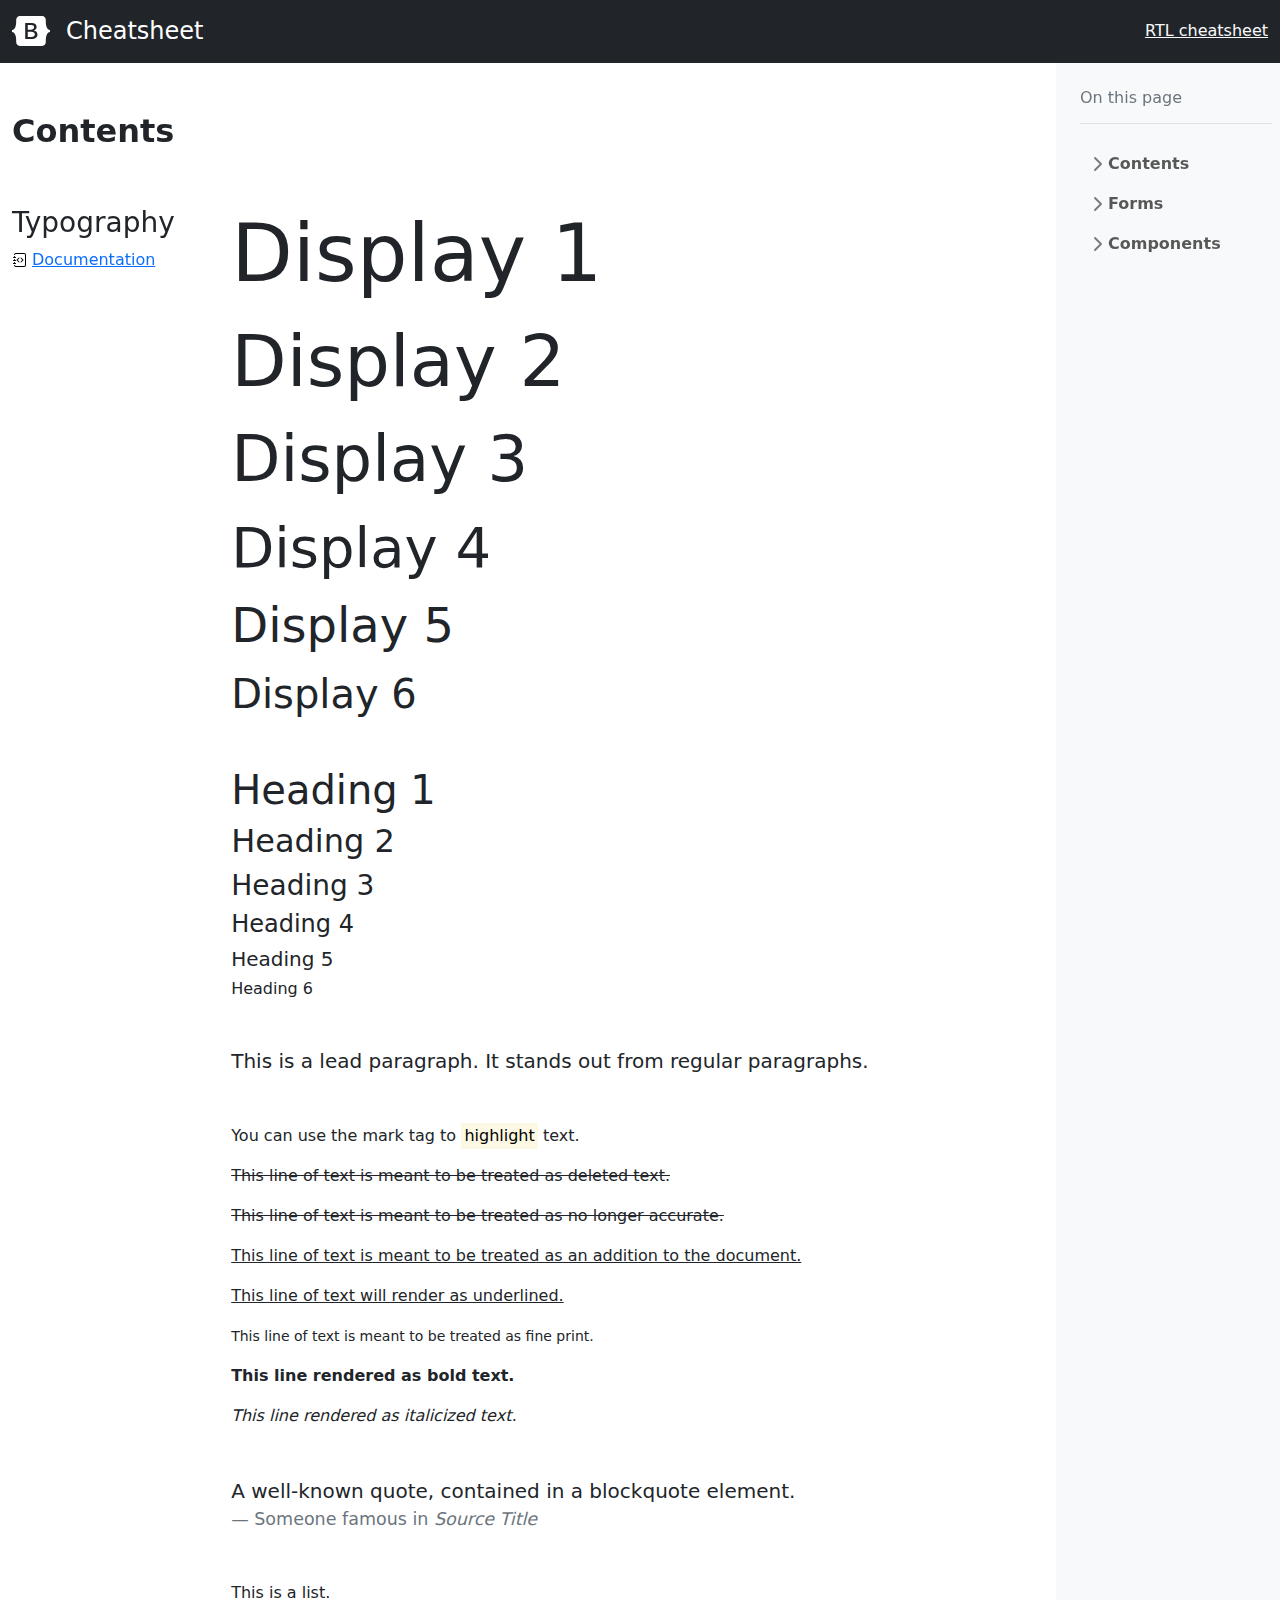
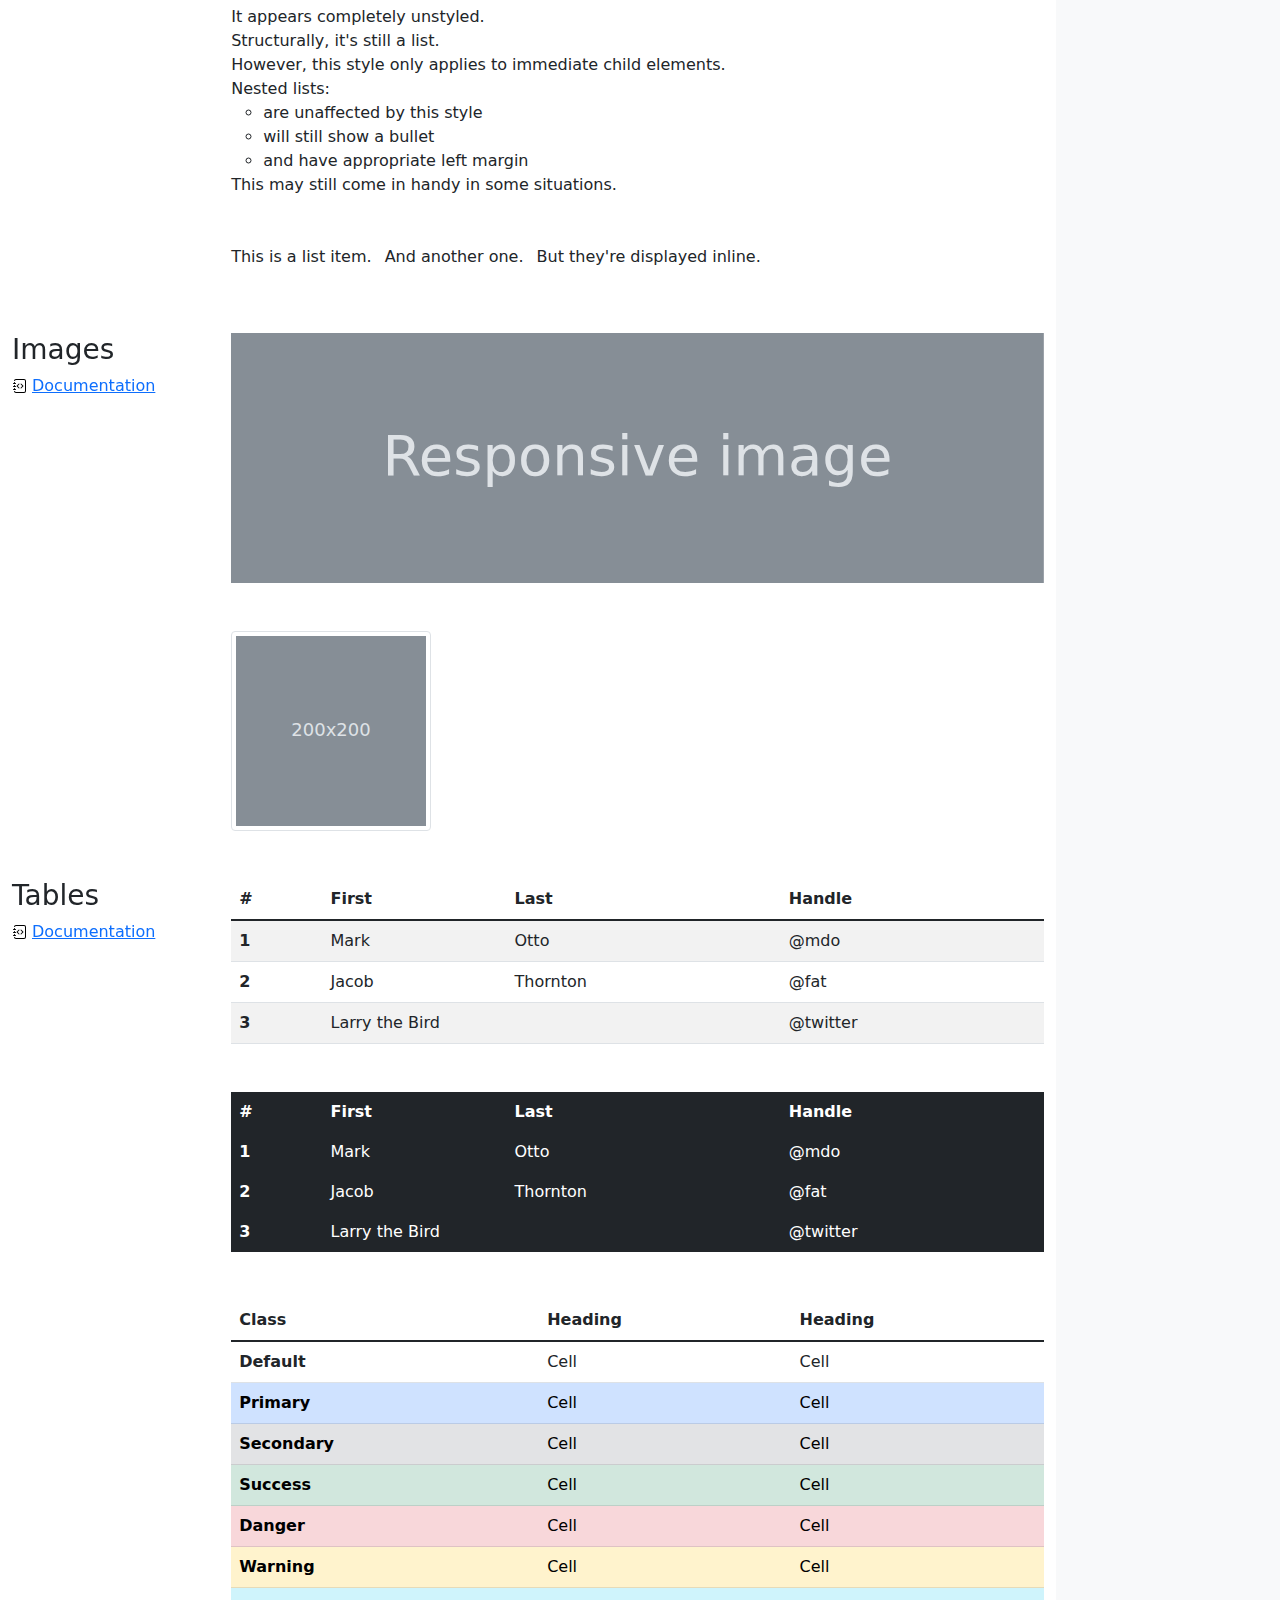
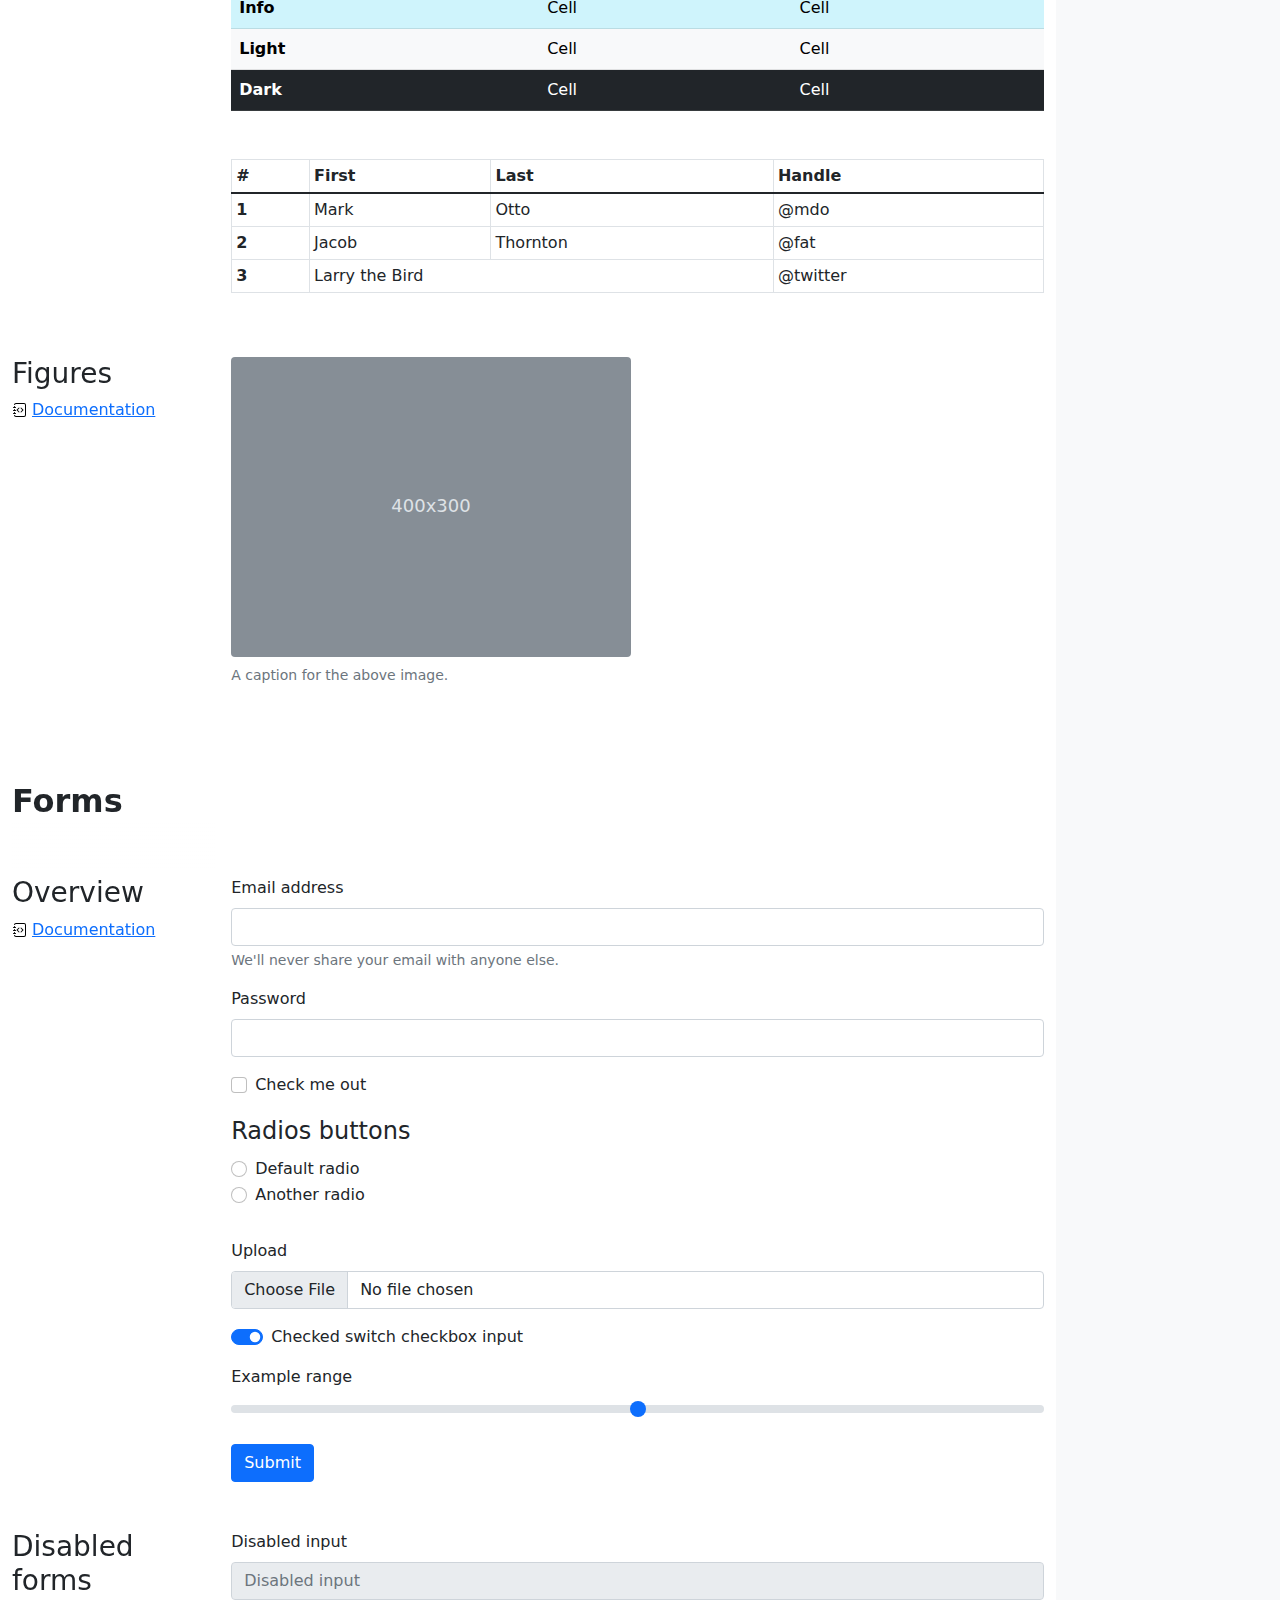
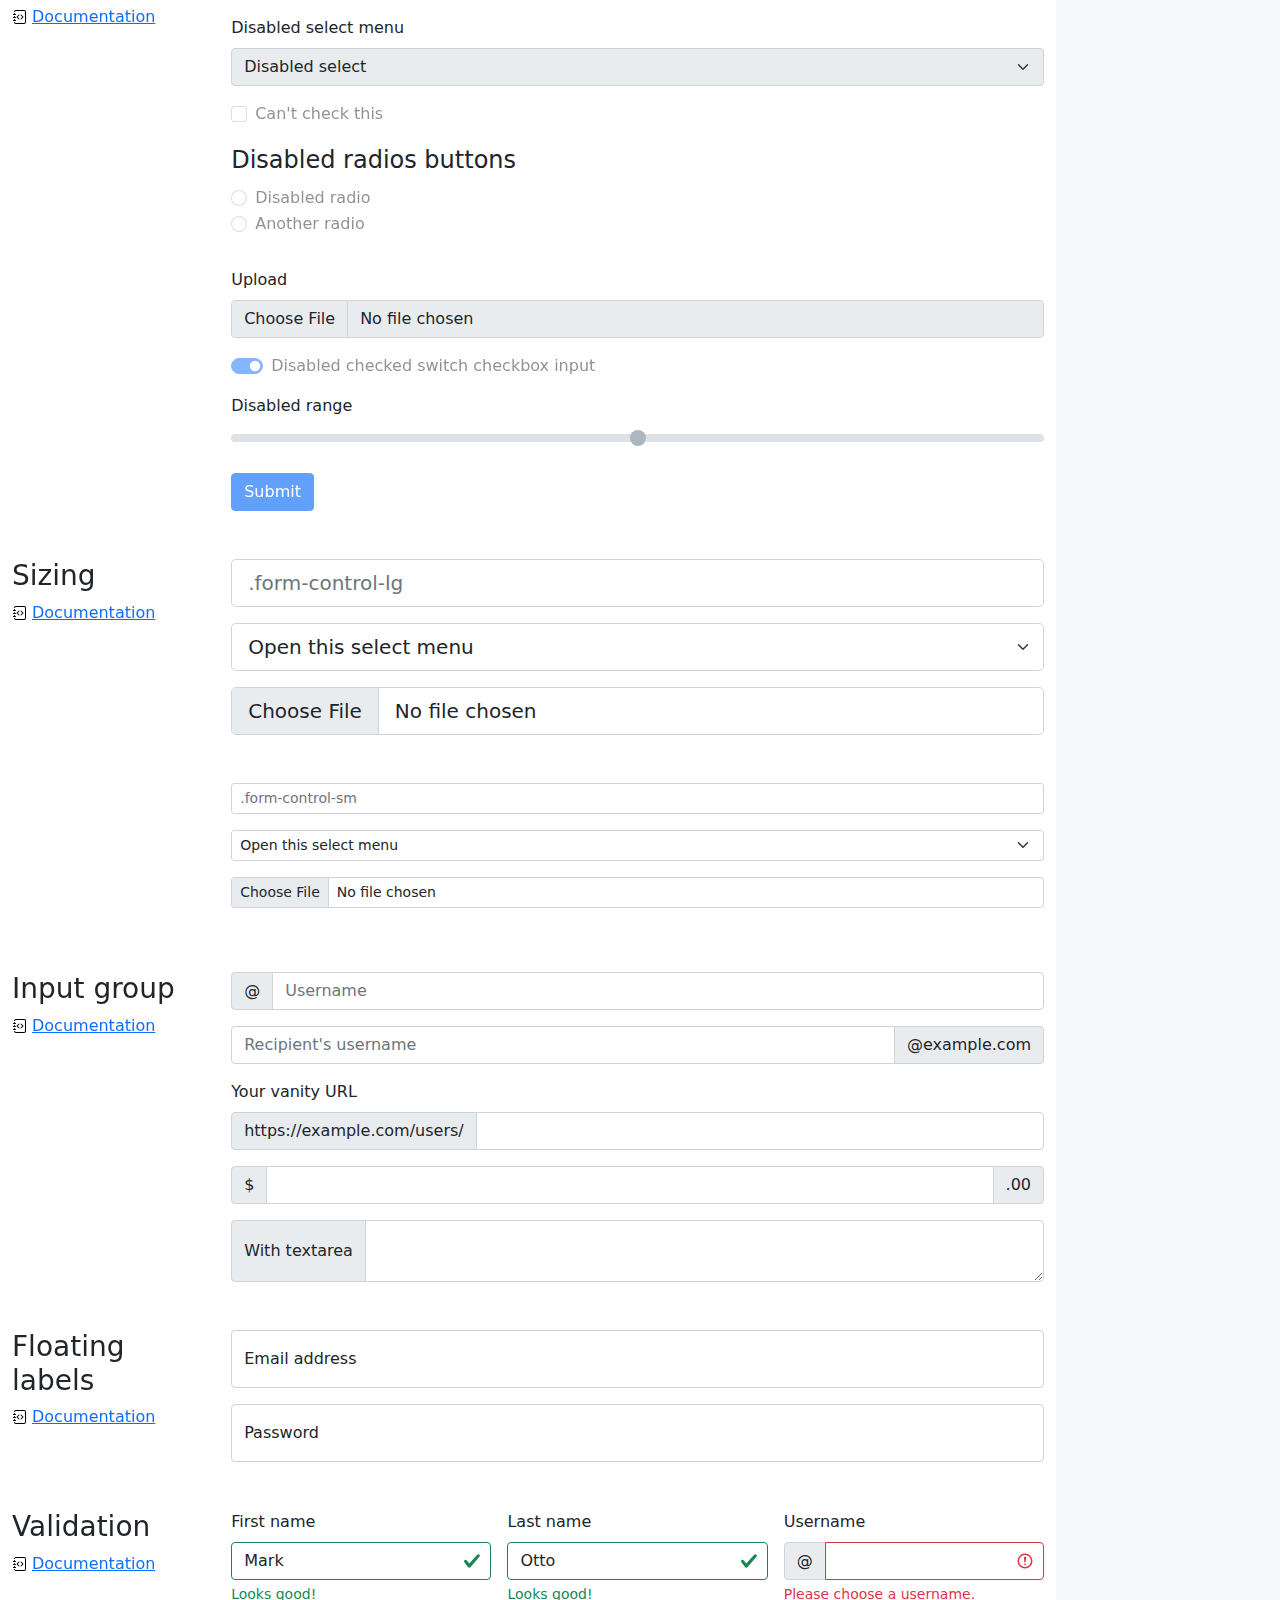
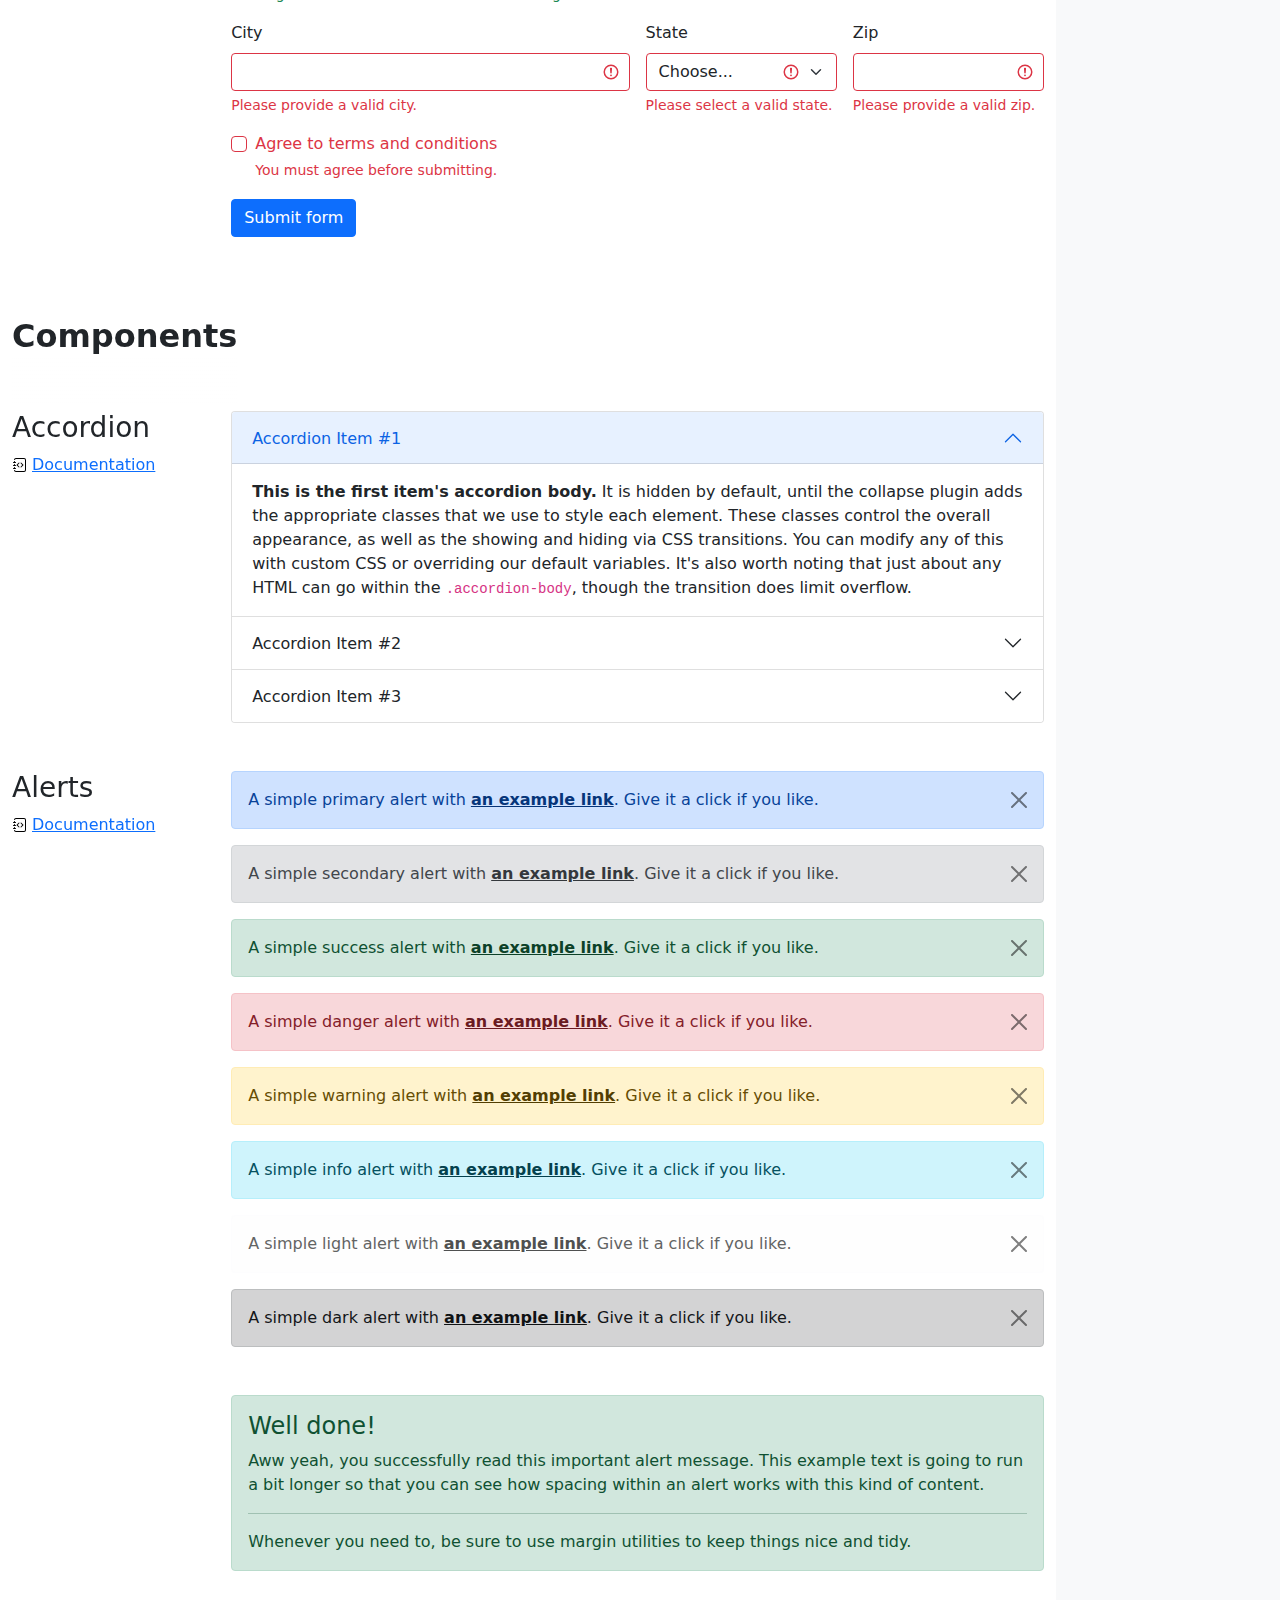
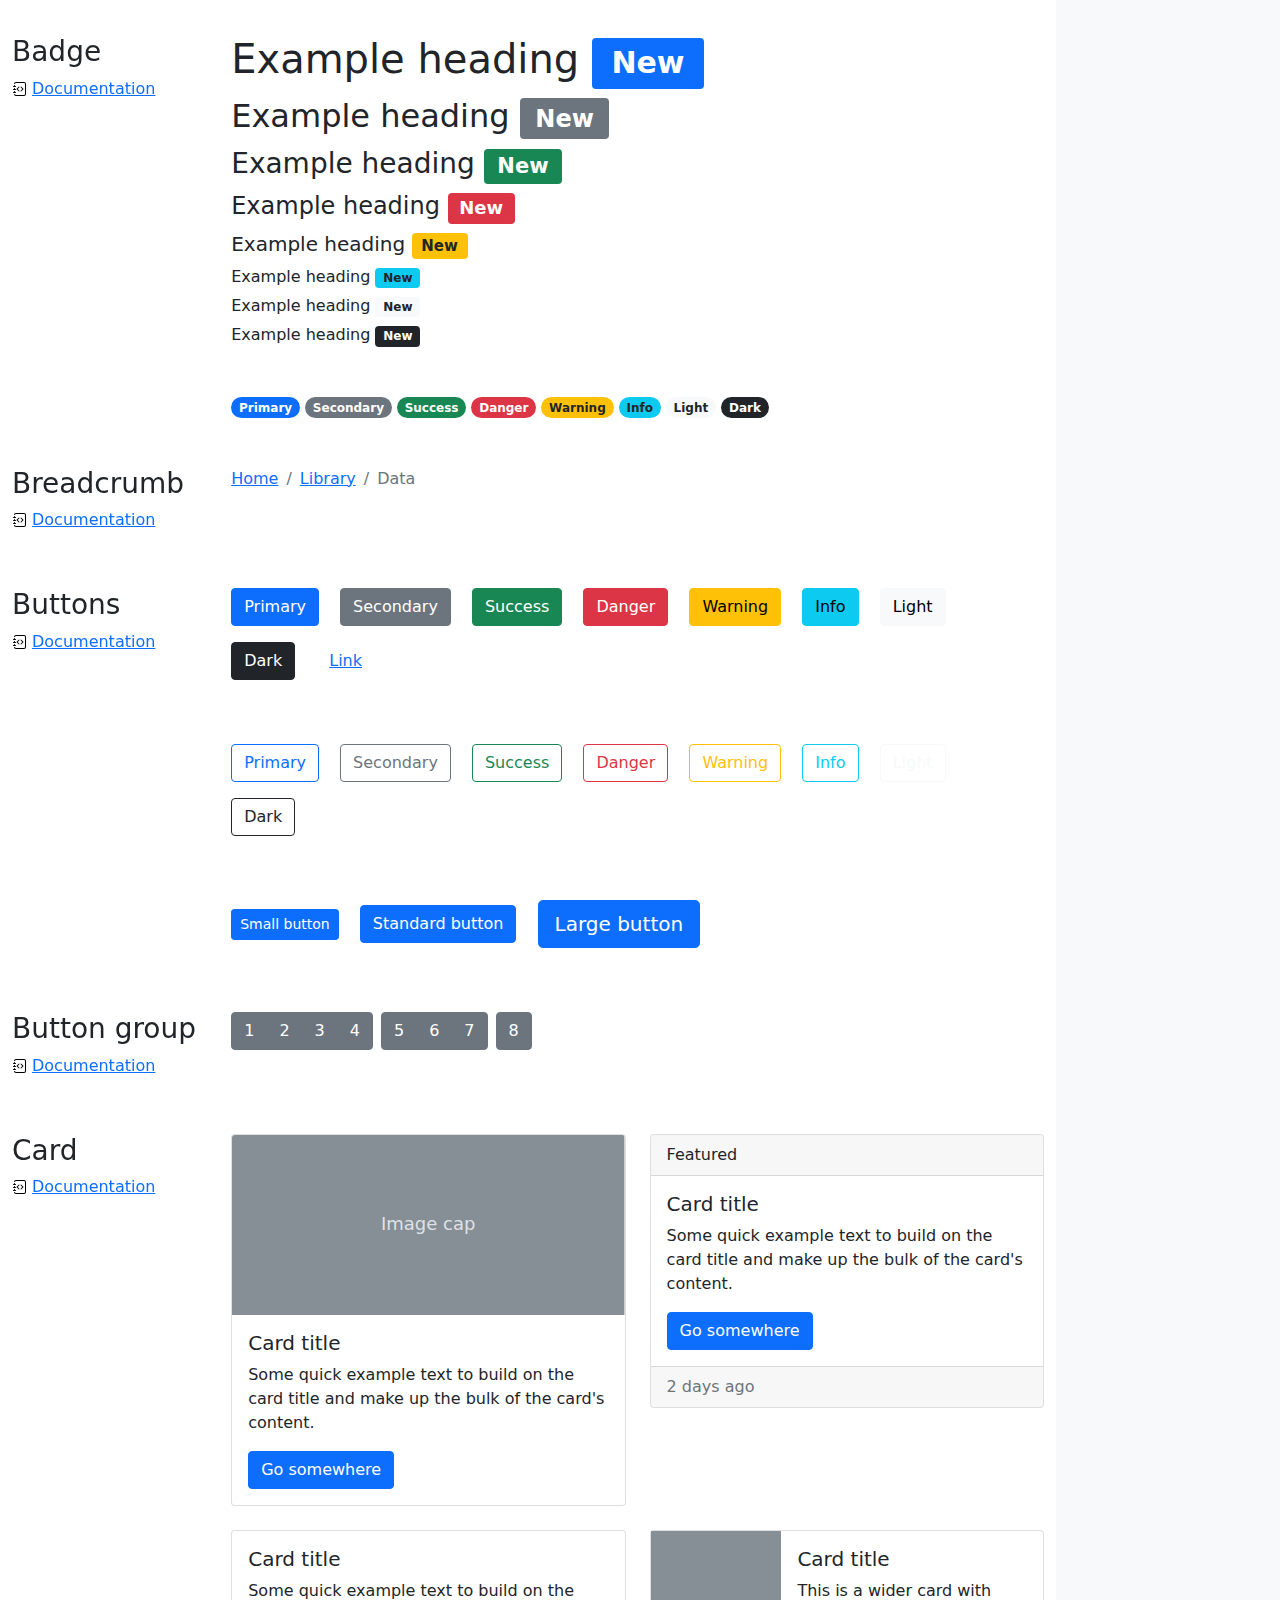
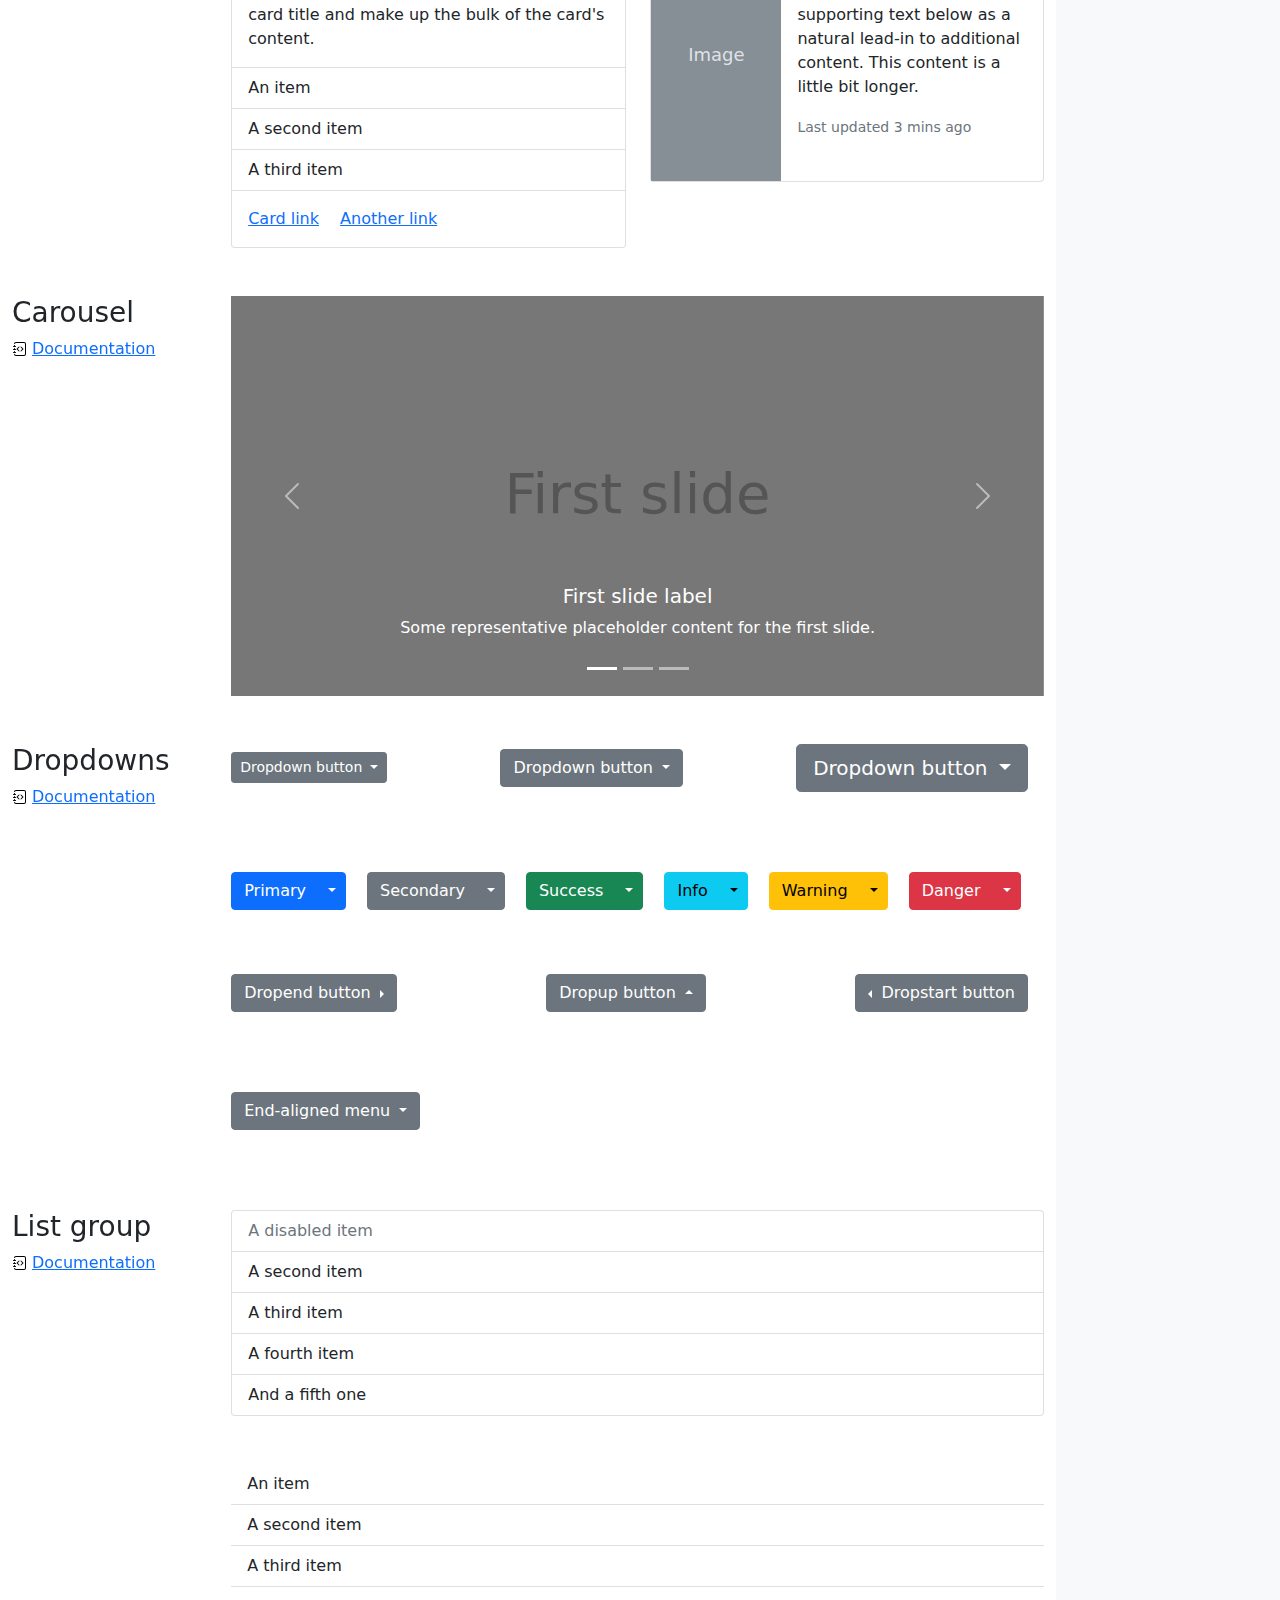
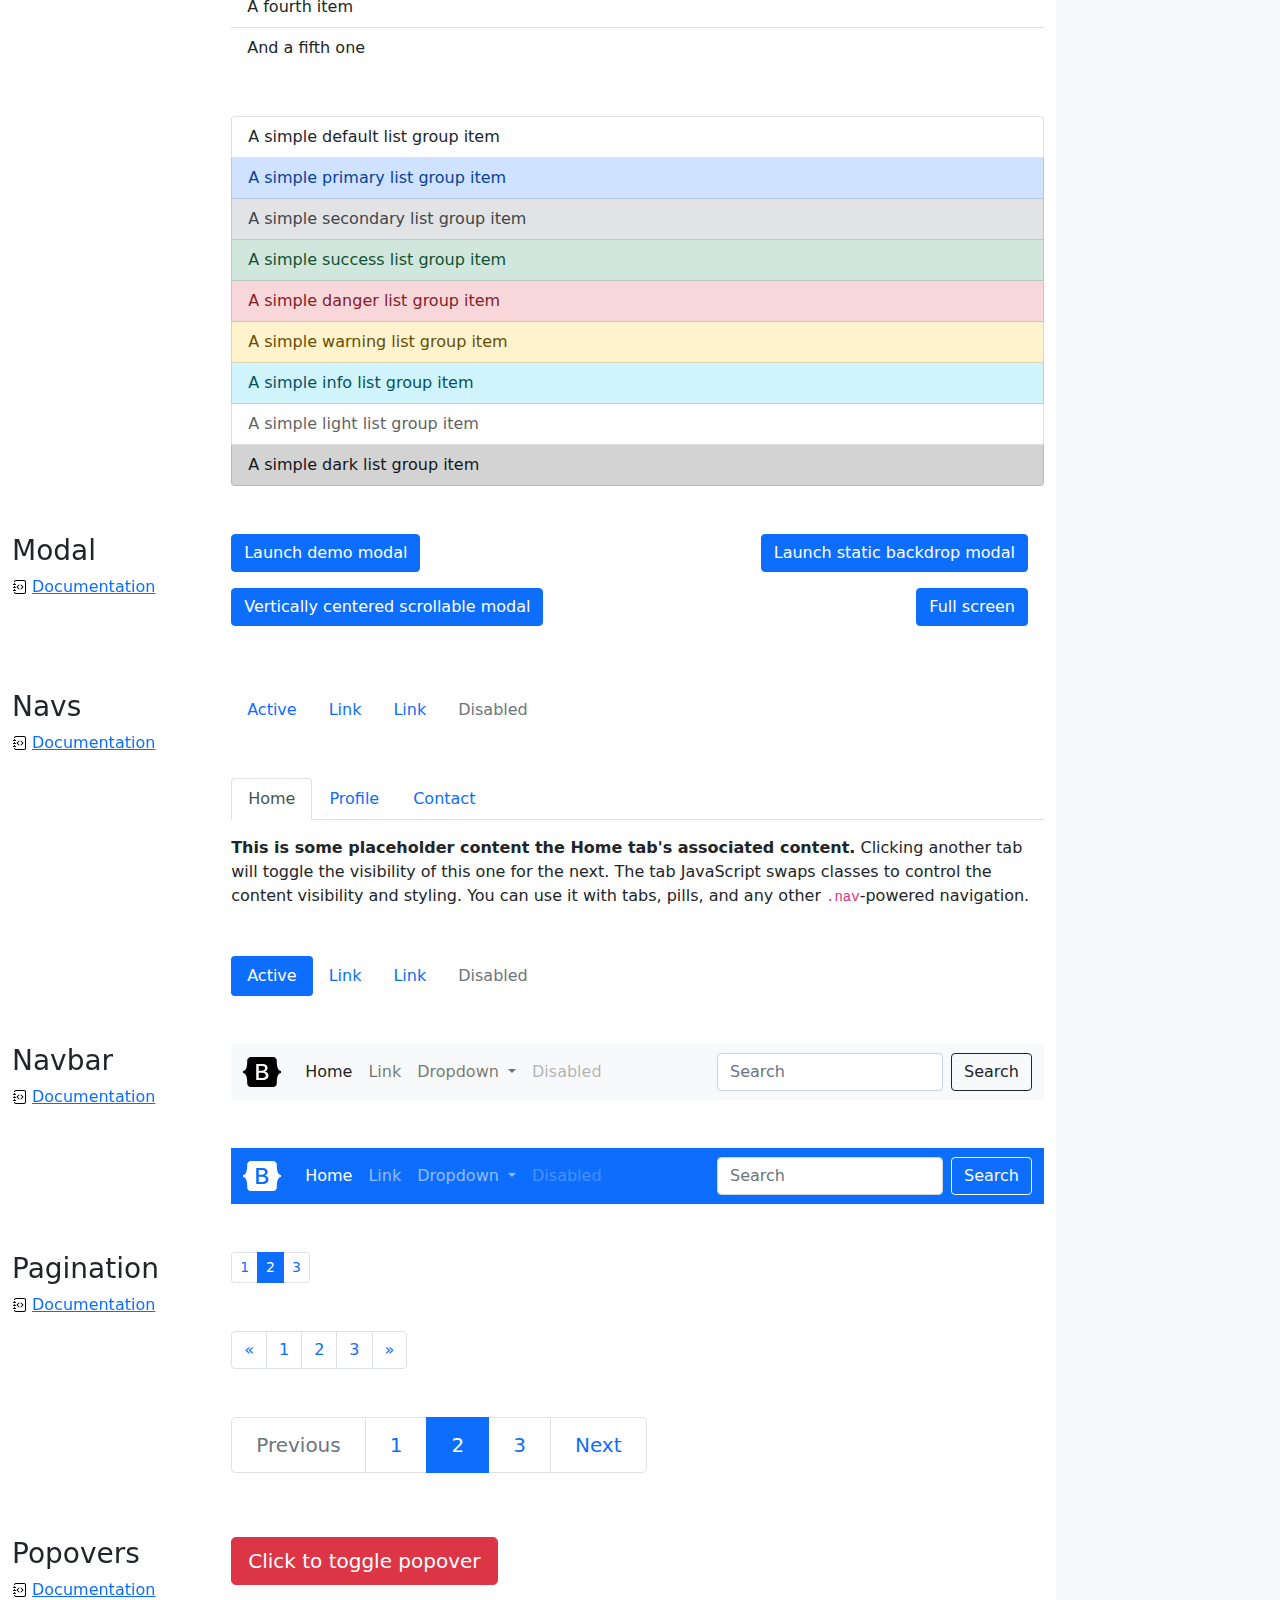
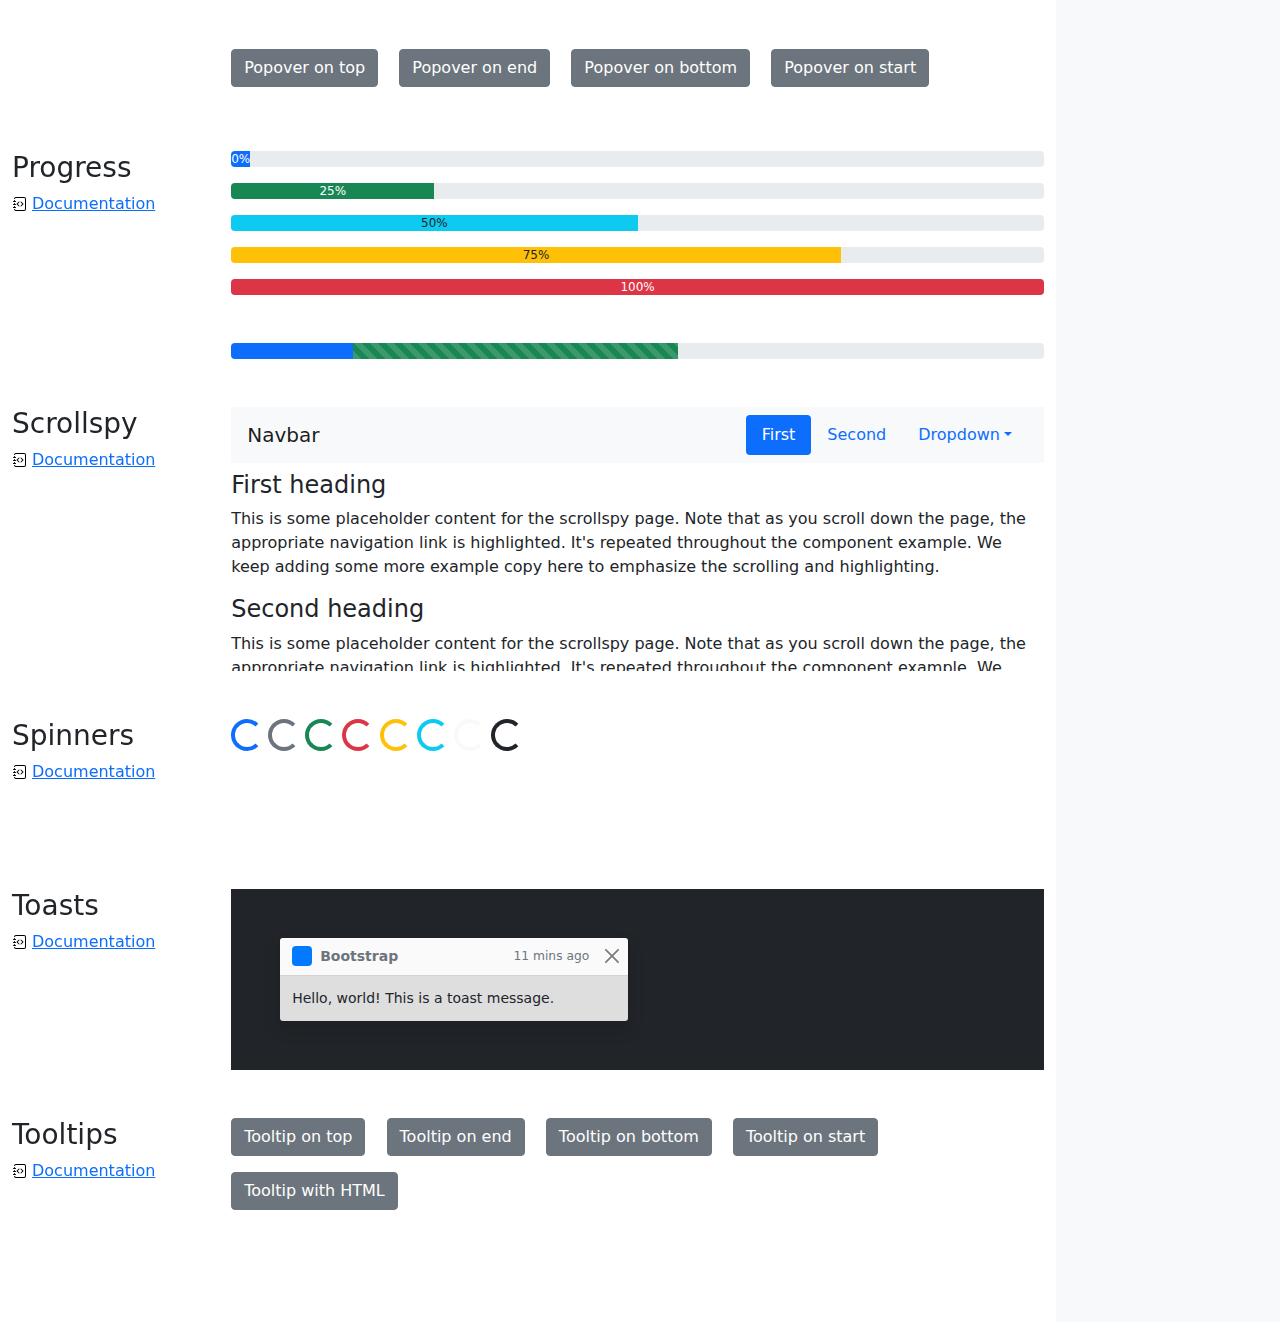
<file: static/css/cheatsheet/index.html>
<!doctype html>
<html lang="en">
  <head>
    <meta charset="utf-8">
    <meta name="viewport" content="width=device-width, initial-scale=1">
    <meta name="description" content="">
    <meta name="author" content="Mark Otto, Jacob Thornton, and Bootstrap contributors">
    <meta name="generator" content="Hugo 0.88.1">
    <title>Cheatsheet · Bootstrap v5.1</title>

    <link rel="canonical" href="https://getbootstrap.com/docs/5.1/examples/cheatsheet/">

    

    <!-- Bootstrap core CSS -->
<link href="../assets/dist/css/bootstrap.min.css" rel="stylesheet">

    <style>
      .bd-placeholder-img {
        font-size: 1.125rem;
        text-anchor: middle;
        -webkit-user-select: none;
        -moz-user-select: none;
        user-select: none;
      }

      @media (min-width: 768px) {
        .bd-placeholder-img-lg {
          font-size: 3.5rem;
        }
      }
    </style>

    
    <!-- Custom styles for this template -->
    <link href="cheatsheet.css" rel="stylesheet">
  </head>
  <body class="bg-light">
    
<header class="bd-header bg-dark py-3 d-flex align-items-stretch border-bottom border-dark">
  <div class="container-fluid d-flex align-items-center">
    <h1 class="d-flex align-items-center fs-4 text-white mb-0">
      <img src="../assets/brand/bootstrap-logo-white.svg" width="38" height="30" class="me-3" alt="Bootstrap">
      Cheatsheet
    </h1>
    <a href="../examples/cheatsheet-rtl/" class="ms-auto link-light" hreflang="ar">RTL cheatsheet</a>
  </div>
</header>
<aside class="bd-aside sticky-xl-top text-muted align-self-start mb-3 mb-xl-5 px-2">
  <h2 class="h6 pt-4 pb-3 mb-4 border-bottom">On this page</h2>
  <nav class="small" id="toc">
    <ul class="list-unstyled">
      <li class="my-2">
        <button class="btn d-inline-flex align-items-center collapsed" data-bs-toggle="collapse" aria-expanded="false" data-bs-target="#contents-collapse" aria-controls="contents-collapse">Contents</button>
        <ul class="list-unstyled ps-3 collapse" id="contents-collapse">
          <li><a class="d-inline-flex align-items-center rounded" href="#typography">Typography</a></li>
          <li><a class="d-inline-flex align-items-center rounded" href="#images">Images</a></li>
          <li><a class="d-inline-flex align-items-center rounded" href="#tables">Tables</a></li>
          <li><a class="d-inline-flex align-items-center rounded" href="#figures">Figures</a></li>
        </ul>
      </li>
      <li class="my-2">
        <button class="btn d-inline-flex align-items-center collapsed" data-bs-toggle="collapse" aria-expanded="false" data-bs-target="#forms-collapse" aria-controls="forms-collapse">Forms</button>
        <ul class="list-unstyled ps-3 collapse" id="forms-collapse">
          <li><a class="d-inline-flex align-items-center rounded" href="#overview">Overview</a></li>
          <li><a class="d-inline-flex align-items-center rounded" href="#disabled-forms">Disabled forms</a></li>
          <li><a class="d-inline-flex align-items-center rounded" href="#sizing">Sizing</a></li>
          <li><a class="d-inline-flex align-items-center rounded" href="#input-group">Input group</a></li>
          <li><a class="d-inline-flex align-items-center rounded" href="#floating-labels">Floating labels</a></li>
          <li><a class="d-inline-flex align-items-center rounded" href="#validation">Validation</a></li>
        </ul>
      </li>
      <li class="my-2">
        <button class="btn d-inline-flex align-items-center collapsed" data-bs-toggle="collapse" aria-expanded="false" data-bs-target="#components-collapse" aria-controls="components-collapse">Components</button>
        <ul class="list-unstyled ps-3 collapse" id="components-collapse">
          <li><a class="d-inline-flex align-items-center rounded" href="#accordion">Accordion</a></li>
          <li><a class="d-inline-flex align-items-center rounded" href="#alerts">Alerts</a></li>
          <li><a class="d-inline-flex align-items-center rounded" href="#badge">Badge</a></li>
          <li><a class="d-inline-flex align-items-center rounded" href="#breadcrumb">Breadcrumb</a></li>
          <li><a class="d-inline-flex align-items-center rounded" href="#buttons">Buttons</a></li>
          <li><a class="d-inline-flex align-items-center rounded" href="#button-group">Button group</a></li>
          <li><a class="d-inline-flex align-items-center rounded" href="#card">Card</a></li>
          <li><a class="d-inline-flex align-items-center rounded" href="#carousel">Carousel</a></li>
          <li><a class="d-inline-flex align-items-center rounded" href="#dropdowns">Dropdowns</a></li>
          <li><a class="d-inline-flex align-items-center rounded" href="#list-group">List group</a></li>
          <li><a class="d-inline-flex align-items-center rounded" href="#modal">Modal</a></li>
          <li><a class="d-inline-flex align-items-center rounded" href="#navs">Navs</a></li>
          <li><a class="d-inline-flex align-items-center rounded" href="#navbar">Navbar</a></li>
          <li><a class="d-inline-flex align-items-center rounded" href="#pagination">Pagination</a></li>
          <li><a class="d-inline-flex align-items-center rounded" href="#popovers">Popovers</a></li>
          <li><a class="d-inline-flex align-items-center rounded" href="#progress">Progress</a></li>
          <li><a class="d-inline-flex align-items-center rounded" href="#scrollspy">Scrollspy</a></li>
          <li><a class="d-inline-flex align-items-center rounded" href="#spinners">Spinners</a></li>
          <li><a class="d-inline-flex align-items-center rounded" href="#toasts">Toasts</a></li>
          <li><a class="d-inline-flex align-items-center rounded" href="#tooltips">Tooltips</a></li>
        </ul>
      </li>
    </ul>
  </nav>
</aside>
<div class="bd-cheatsheet container-fluid bg-body">
  <section id="content">
    <h2 class="sticky-xl-top fw-bold pt-3 pt-xl-5 pb-2 pb-xl-3">Contents</h2>

    <article class="my-3" id="typography">
      <div class="bd-heading sticky-xl-top align-self-start mt-5 mb-3 mt-xl-0 mb-xl-2">
        <h3>Typography</h3>
        <a class="d-flex align-items-center" href="../content/typography/">Documentation</a>
      </div>

      <div>
        <div class="bd-example">
        <p class="display-1">Display 1</p>
        <p class="display-2">Display 2</p>
        <p class="display-3">Display 3</p>
        <p class="display-4">Display 4</p>
        <p class="display-5">Display 5</p>
        <p class="display-6">Display 6</p>
        </div>

        <div class="bd-example">
        <p class="h1">Heading 1</p>
        <p class="h2">Heading 2</p>
        <p class="h3">Heading 3</p>
        <p class="h4">Heading 4</p>
        <p class="h5">Heading 5</p>
        <p class="h6">Heading 6</p>
        </div>

        <div class="bd-example">
        <p class="lead">
          This is a lead paragraph. It stands out from regular paragraphs.
        </p>
        </div>

        <div class="bd-example">
        <p>You can use the mark tag to <mark>highlight</mark> text.</p>
        <p><del>This line of text is meant to be treated as deleted text.</del></p>
        <p><s>This line of text is meant to be treated as no longer accurate.</s></p>
        <p><ins>This line of text is meant to be treated as an addition to the document.</ins></p>
        <p><u>This line of text will render as underlined.</u></p>
        <p><small>This line of text is meant to be treated as fine print.</small></p>
        <p><strong>This line rendered as bold text.</strong></p>
        <p><em>This line rendered as italicized text.</em></p>
        </div>

        <div class="bd-example">
        <blockquote class="blockquote">
          <p>A well-known quote, contained in a blockquote element.</p>
          <footer class="blockquote-footer">Someone famous in <cite title="Source Title">Source Title</cite></footer>
        </blockquote>
        </div>

        <div class="bd-example">
        <ul class="list-unstyled">
          <li>This is a list.</li>
          <li>It appears completely unstyled.</li>
          <li>Structurally, it's still a list.</li>
          <li>However, this style only applies to immediate child elements.</li>
          <li>Nested lists:
            <ul>
              <li>are unaffected by this style</li>
              <li>will still show a bullet</li>
              <li>and have appropriate left margin</li>
            </ul>
          </li>
          <li>This may still come in handy in some situations.</li>
        </ul>
        </div>

        <div class="bd-example">
        <ul class="list-inline">
          <li class="list-inline-item">This is a list item.</li>
          <li class="list-inline-item">And another one.</li>
          <li class="list-inline-item">But they're displayed inline.</li>
        </ul>
        </div>
      </div>
    </article>
    <article class="my-3" id="images">
      <div class="bd-heading sticky-xl-top align-self-start mt-5 mb-3 mt-xl-0 mb-xl-2">
        <h3>Images</h3>
        <a class="d-flex align-items-center" href="../content/images/">Documentation</a>
      </div>

      <div>
        <div class="bd-example">
        <svg class="bd-placeholder-img bd-placeholder-img-lg img-fluid" width="100%" height="250" xmlns="http://www.w3.org/2000/svg" role="img" aria-label="Placeholder: Responsive image" preserveAspectRatio="xMidYMid slice" focusable="false"><title>Placeholder</title><rect width="100%" height="100%" fill="#868e96"/><text x="50%" y="50%" fill="#dee2e6" dy=".3em">Responsive image</text></svg>

        </div>

        <div class="bd-example">
        <svg class="bd-placeholder-img img-thumbnail" width="200" height="200" xmlns="http://www.w3.org/2000/svg" role="img" aria-label="A generic square placeholder image with a white border around it, making it resemble a photograph taken with an old instant camera: 200x200" preserveAspectRatio="xMidYMid slice" focusable="false"><title>A generic square placeholder image with a white border around it, making it resemble a photograph taken with an old instant camera</title><rect width="100%" height="100%" fill="#868e96"/><text x="50%" y="50%" fill="#dee2e6" dy=".3em">200x200</text></svg>

        </div>
      </div>
    </article>
    <article class="my-3" id="tables">
      <div class="bd-heading sticky-xl-top align-self-start mt-5 mb-3 mt-xl-0 mb-xl-2">
        <h3>Tables</h3>
        <a class="d-flex align-items-center" href="../content/tables/">Documentation</a>
      </div>

      <div>
        <div class="bd-example">
        <table class="table table-striped">
          <thead>
          <tr>
            <th scope="col">#</th>
            <th scope="col">First</th>
            <th scope="col">Last</th>
            <th scope="col">Handle</th>
          </tr>
          </thead>
          <tbody>
          <tr>
            <th scope="row">1</th>
            <td>Mark</td>
            <td>Otto</td>
            <td>@mdo</td>
          </tr>
          <tr>
            <th scope="row">2</th>
            <td>Jacob</td>
            <td>Thornton</td>
            <td>@fat</td>
          </tr>
          <tr>
            <th scope="row">3</th>
            <td colspan="2">Larry the Bird</td>
            <td>@twitter</td>
          </tr>
          </tbody>
        </table>
        </div>

        <div class="bd-example">
        <table class="table table-dark table-borderless">
          <thead>
          <tr>
            <th scope="col">#</th>
            <th scope="col">First</th>
            <th scope="col">Last</th>
            <th scope="col">Handle</th>
          </tr>
          </thead>
          <tbody>
          <tr>
            <th scope="row">1</th>
            <td>Mark</td>
            <td>Otto</td>
            <td>@mdo</td>
          </tr>
          <tr>
            <th scope="row">2</th>
            <td>Jacob</td>
            <td>Thornton</td>
            <td>@fat</td>
          </tr>
          <tr>
            <th scope="row">3</th>
            <td colspan="2">Larry the Bird</td>
            <td>@twitter</td>
          </tr>
          </tbody>
        </table>
        </div>

        <div class="bd-example">
        <table class="table table-hover">
          <thead>
          <tr>
            <th scope="col">Class</th>
            <th scope="col">Heading</th>
            <th scope="col">Heading</th>
          </tr>
          </thead>
          <tbody>
          <tr>
            <th scope="row">Default</th>
            <td>Cell</td>
            <td>Cell</td>
          </tr>
          
          <tr class="table-primary">
            <th scope="row">Primary</th>
            <td>Cell</td>
            <td>Cell</td>
          </tr>
          <tr class="table-secondary">
            <th scope="row">Secondary</th>
            <td>Cell</td>
            <td>Cell</td>
          </tr>
          <tr class="table-success">
            <th scope="row">Success</th>
            <td>Cell</td>
            <td>Cell</td>
          </tr>
          <tr class="table-danger">
            <th scope="row">Danger</th>
            <td>Cell</td>
            <td>Cell</td>
          </tr>
          <tr class="table-warning">
            <th scope="row">Warning</th>
            <td>Cell</td>
            <td>Cell</td>
          </tr>
          <tr class="table-info">
            <th scope="row">Info</th>
            <td>Cell</td>
            <td>Cell</td>
          </tr>
          <tr class="table-light">
            <th scope="row">Light</th>
            <td>Cell</td>
            <td>Cell</td>
          </tr>
          <tr class="table-dark">
            <th scope="row">Dark</th>
            <td>Cell</td>
            <td>Cell</td>
          </tr>
          </tbody>
        </table>
        </div>

        <div class="bd-example">
        <table class="table table-sm table-bordered">
          <thead>
          <tr>
            <th scope="col">#</th>
            <th scope="col">First</th>
            <th scope="col">Last</th>
            <th scope="col">Handle</th>
          </tr>
          </thead>
          <tbody>
          <tr>
            <th scope="row">1</th>
            <td>Mark</td>
            <td>Otto</td>
            <td>@mdo</td>
          </tr>
          <tr>
            <th scope="row">2</th>
            <td>Jacob</td>
            <td>Thornton</td>
            <td>@fat</td>
          </tr>
          <tr>
            <th scope="row">3</th>
            <td colspan="2">Larry the Bird</td>
            <td>@twitter</td>
          </tr>
          </tbody>
        </table>
        </div>
      </div>
    </article>
    <article class="my-3" id="figures">
      <div class="bd-heading sticky-xl-top align-self-start mt-5 mb-3 mt-xl-0 mb-xl-2">
        <h3>Figures</h3>
        <a class="d-flex align-items-center" href="../content/figures/">Documentation</a>
      </div>

      <div>
        <div class="bd-example">
        <figure class="figure">
          <svg class="bd-placeholder-img figure-img img-fluid rounded" width="400" height="300" xmlns="http://www.w3.org/2000/svg" role="img" aria-label="Placeholder: 400x300" preserveAspectRatio="xMidYMid slice" focusable="false"><title>Placeholder</title><rect width="100%" height="100%" fill="#868e96"/><text x="50%" y="50%" fill="#dee2e6" dy=".3em">400x300</text></svg>

          <figcaption class="figure-caption">A caption for the above image.</figcaption>
        </figure>
        </div>
      </div>
    </article>
  </section>

  <section id="forms">
    <h2 class="sticky-xl-top fw-bold pt-3 pt-xl-5 pb-2 pb-xl-3">Forms</h2>

    <article class="my-3" id="overview">
      <div class="bd-heading sticky-xl-top align-self-start mt-5 mb-3 mt-xl-0 mb-xl-2">
        <h3>Overview</h3>
        <a class="d-flex align-items-center" href="../forms/overview/">Documentation</a>
      </div>

      <div>
        <div class="bd-example">
        <form>
          <div class="mb-3">
            <label for="exampleInputEmail1" class="form-label">Email address</label>
            <input type="email" class="form-control" id="exampleInputEmail1" aria-describedby="emailHelp">
            <div id="emailHelp" class="form-text">We'll never share your email with anyone else.</div>
          </div>
          <div class="mb-3">
            <label for="exampleInputPassword1" class="form-label">Password</label>
            <input type="password" class="form-control" id="exampleInputPassword1">
          </div>
          <div class="mb-3 form-check">
            <input type="checkbox" class="form-check-input" id="exampleCheck1">
            <label class="form-check-label" for="exampleCheck1">Check me out</label>
          </div>
          <fieldset class="mb-3">
            <legend>Radios buttons</legend>
            <div class="form-check">
              <input type="radio" name="radios" class="form-check-input" id="exampleRadio1">
              <label class="form-check-label" for="exampleRadio1">Default radio</label>
            </div>
            <div class="mb-3 form-check">
              <input type="radio" name="radios" class="form-check-input" id="exampleRadio2">
              <label class="form-check-label" for="exampleRadio2">Another radio</label>
            </div>
          </fieldset>
          <div class="mb-3">
            <label class="form-label" for="customFile">Upload</label>
            <input type="file" class="form-control" id="customFile">
          </div>
          <div class="mb-3 form-check form-switch">
            <input class="form-check-input" type="checkbox" role="switch" id="flexSwitchCheckChecked" checked>
            <label class="form-check-label" for="flexSwitchCheckChecked">Checked switch checkbox input</label>
          </div>
          <div class="mb-3">
            <label for="customRange3" class="form-label">Example range</label>
            <input type="range" class="form-range" min="0" max="5" step="0.5" id="customRange3">
          </div>
          <button type="submit" class="btn btn-primary">Submit</button>
        </form>
        </div>
      </div>
    </article>
    <article class="my-3" id="disabled-forms">
      <div class="bd-heading sticky-xl-top align-self-start mt-5 mb-3 mt-xl-0 mb-xl-2">
        <h3>Disabled forms</h3>
        <a class="d-flex align-items-center" href="../forms/overview/#disabled-forms">Documentation</a>
      </div>

      <div>
        <div class="bd-example">
        <form>
          <fieldset disabled aria-label="Disabled fieldset example">
            <div class="mb-3">
              <label for="disabledTextInput" class="form-label">Disabled input</label>
              <input type="text" id="disabledTextInput" class="form-control" placeholder="Disabled input">
            </div>
            <div class="mb-3">
              <label for="disabledSelect" class="form-label">Disabled select menu</label>
              <select id="disabledSelect" class="form-select">
                <option>Disabled select</option>
              </select>
            </div>
            <div class="mb-3">
              <div class="form-check">
                <input class="form-check-input" type="checkbox" id="disabledFieldsetCheck" disabled>
                <label class="form-check-label" for="disabledFieldsetCheck">
                  Can't check this
                </label>
              </div>
            </div>
            <fieldset class="mb-3">
              <legend>Disabled radios buttons</legend>
              <div class="form-check">
                <input type="radio" name="radios" class="form-check-input" id="disabledRadio1" disabled>
                <label class="form-check-label" for="disabledRadio1">Disabled radio</label>
              </div>
              <div class="mb-3 form-check">
                <input type="radio" name="radios" class="form-check-input" id="disabledRadio2" disabled>
                <label class="form-check-label" for="disabledRadio2">Another radio</label>
              </div>
            </fieldset>
            <div class="mb-3">
              <label class="form-label" for="disabledCustomFile">Upload</label>
              <input type="file" class="form-control" id="disabledCustomFile" disabled>
            </div>
            <div class="mb-3 form-check form-switch">
              <input class="form-check-input" type="checkbox" role="switch" id="disabledSwitchCheckChecked" checked disabled>
              <label class="form-check-label" for="disabledSwitchCheckChecked">Disabled checked switch checkbox input</label>
            </div>
            <div class="mb-3">
              <label for="disabledRange" class="form-label">Disabled range</label>
              <input type="range" class="form-range" min="0" max="5" step="0.5" id="disabledRange">
            </div>
            <button type="submit" class="btn btn-primary">Submit</button>
          </fieldset>
        </form>
        </div>
      </div>
    </article>
    <article class="my-3" id="sizing">
      <div class="bd-heading sticky-xl-top align-self-start mt-5 mb-3 mt-xl-0 mb-xl-2">
        <h3>Sizing</h3>
        <a class="d-flex align-items-center" href="../forms/form-control/#sizing">Documentation</a>
      </div>

      <div>
        <div class="bd-example">
        <div class="mb-3">
          <input class="form-control form-control-lg" type="text" placeholder=".form-control-lg" aria-label=".form-control-lg example">
        </div>
        <div class="mb-3">
          <select class="form-select form-select-lg mb-3" aria-label=".form-select-lg example">
            <option selected>Open this select menu</option>
            <option value="1">One</option>
            <option value="2">Two</option>
            <option value="3">Three</option>
          </select>
        </div>
        <div class="mb-3">
          <input type="file" class="form-control form-control-lg" aria-label="Large file input example">
        </div>
        </div>

        <div class="bd-example">
        <div class="mb-3">
          <input class="form-control form-control-sm" type="text" placeholder=".form-control-sm" aria-label=".form-control-sm example">
        </div>
        <div class="mb-3">
          <select class="form-select form-select-sm" aria-label=".form-select-sm example">
            <option selected>Open this select menu</option>
            <option value="1">One</option>
            <option value="2">Two</option>
            <option value="3">Three</option>
          </select>
        </div>
        <div class="mb-3">
          <input type="file" class="form-control form-control-sm" aria-label="Small file input example">
        </div>
        </div>
      </div>
    </article>
    <article class="my-3" id="input-group">
      <div class="bd-heading sticky-xl-top align-self-start mt-5 mb-3 mt-xl-0 mb-xl-2">
        <h3>Input group</h3>
        <a class="d-flex align-items-center" href="../forms/input-group/">Documentation</a>
      </div>

      <div>
        <div class="bd-example">
        <div class="input-group mb-3">
          <span class="input-group-text" id="basic-addon1">@</span>
          <input type="text" class="form-control" placeholder="Username" aria-label="Username" aria-describedby="basic-addon1">
        </div>
        <div class="input-group mb-3">
          <input type="text" class="form-control" placeholder="Recipient's username" aria-label="Recipient's username" aria-describedby="basic-addon2">
          <span class="input-group-text" id="basic-addon2">@example.com</span>
        </div>
        <label for="basic-url" class="form-label">Your vanity URL</label>
        <div class="input-group mb-3">
          <span class="input-group-text" id="basic-addon3">https://example.com/users/</span>
          <input type="text" class="form-control" id="basic-url" aria-describedby="basic-addon3">
        </div>
        <div class="input-group mb-3">
          <span class="input-group-text">$</span>
          <input type="text" class="form-control" aria-label="Amount (to the nearest dollar)">
          <span class="input-group-text">.00</span>
        </div>
        <div class="input-group">
          <span class="input-group-text">With textarea</span>
          <textarea class="form-control" aria-label="With textarea"></textarea>
        </div>
        </div>
      </div>
    </article>
    <article class="my-3" id="floating-labels">
      <div class="bd-heading sticky-xl-top align-self-start mt-5 mb-3 mt-xl-0 mb-xl-2">
        <h3>Floating labels</h3>
        <a class="d-flex align-items-center" href="../forms/floating-labels/">Documentation</a>
      </div>

      <div>
        <div class="bd-example">
        <form>
          <div class="form-floating mb-3">
            <input type="email" class="form-control" id="floatingInput" placeholder="name@example.com">
            <label for="floatingInput">Email address</label>
          </div>
          <div class="form-floating">
            <input type="password" class="form-control" id="floatingPassword" placeholder="Password">
            <label for="floatingPassword">Password</label>
          </div>
        </form>
        </div>
      </div>
    </article>
    <article class="my-3" id="validation">
      <div class="bd-heading sticky-xl-top align-self-start mt-5 mb-3 mt-xl-0 mb-xl-2">
        <h3>Validation</h3>
        <a class="d-flex align-items-center" href="../forms/validation/">Documentation</a>
      </div>

      <div>
        <div class="bd-example">
        <form class="row g-3">
          <div class="col-md-4">
            <label for="validationServer01" class="form-label">First name</label>
            <input type="text" class="form-control is-valid" id="validationServer01" value="Mark" required>
            <div class="valid-feedback">
              Looks good!
            </div>
          </div>
          <div class="col-md-4">
            <label for="validationServer02" class="form-label">Last name</label>
            <input type="text" class="form-control is-valid" id="validationServer02" value="Otto" required>
            <div class="valid-feedback">
              Looks good!
            </div>
          </div>
          <div class="col-md-4">
            <label for="validationServerUsername" class="form-label">Username</label>
            <div class="input-group has-validation">
              <span class="input-group-text" id="inputGroupPrepend3">@</span>
              <input type="text" class="form-control is-invalid" id="validationServerUsername" aria-describedby="inputGroupPrepend3" required>
              <div class="invalid-feedback">
                Please choose a username.
              </div>
            </div>
          </div>
          <div class="col-md-6">
            <label for="validationServer03" class="form-label">City</label>
            <input type="text" class="form-control is-invalid" id="validationServer03" required>
            <div class="invalid-feedback">
              Please provide a valid city.
            </div>
          </div>
          <div class="col-md-3">
            <label for="validationServer04" class="form-label">State</label>
            <select class="form-select is-invalid" id="validationServer04" required>
              <option selected disabled value="">Choose...</option>
              <option>...</option>
            </select>
            <div class="invalid-feedback">
              Please select a valid state.
            </div>
          </div>
          <div class="col-md-3">
            <label for="validationServer05" class="form-label">Zip</label>
            <input type="text" class="form-control is-invalid" id="validationServer05" required>
            <div class="invalid-feedback">
              Please provide a valid zip.
            </div>
          </div>
          <div class="col-12">
            <div class="form-check">
              <input class="form-check-input is-invalid" type="checkbox" value="" id="invalidCheck3" required>
              <label class="form-check-label" for="invalidCheck3">
                Agree to terms and conditions
              </label>
              <div class="invalid-feedback">
                You must agree before submitting.
              </div>
            </div>
          </div>
          <div class="col-12">
            <button class="btn btn-primary" type="submit">Submit form</button>
          </div>
        </form>
        </div>
      </div>
    </article>
  </section>

  <section id="components">
    <h2 class="sticky-xl-top fw-bold pt-3 pt-xl-5 pb-2 pb-xl-3">Components</h2>

    <article class="my-3" id="accordion">
      <div class="bd-heading sticky-xl-top align-self-start mt-5 mb-3 mt-xl-0 mb-xl-2">
        <h3>Accordion</h3>
        <a class="d-flex align-items-center" href="../components/accordion/">Documentation</a>
      </div>

      <div>
        <div class="bd-example">
        <div class="accordion" id="accordionExample">
          <div class="accordion-item">
            <h4 class="accordion-header" id="headingOne">
              <button class="accordion-button" type="button" data-bs-toggle="collapse" data-bs-target="#collapseOne" aria-expanded="true" aria-controls="collapseOne">
                Accordion Item #1
              </button>
            </h4>
            <div id="collapseOne" class="accordion-collapse collapse show" aria-labelledby="headingOne" data-bs-parent="#accordionExample">
              <div class="accordion-body">
                <strong>This is the first item's accordion body.</strong> It is hidden by default, until the collapse plugin adds the appropriate classes that we use to style each element. These classes control the overall appearance, as well as the showing and hiding via CSS transitions. You can modify any of this with custom CSS or overriding our default variables. It's also worth noting that just about any HTML can go within the <code>.accordion-body</code>, though the transition does limit overflow.
              </div>
            </div>
          </div>
          <div class="accordion-item">
            <h4 class="accordion-header" id="headingTwo">
              <button class="accordion-button collapsed" type="button" data-bs-toggle="collapse" data-bs-target="#collapseTwo" aria-expanded="false" aria-controls="collapseTwo">
                Accordion Item #2
              </button>
            </h4>
            <div id="collapseTwo" class="accordion-collapse collapse" aria-labelledby="headingTwo" data-bs-parent="#accordionExample">
              <div class="accordion-body">
                <strong>This is the second item's accordion body.</strong> It is hidden by default, until the collapse plugin adds the appropriate classes that we use to style each element. These classes control the overall appearance, as well as the showing and hiding via CSS transitions. You can modify any of this with custom CSS or overriding our default variables. It's also worth noting that just about any HTML can go within the <code>.accordion-body</code>, though the transition does limit overflow.
              </div>
            </div>
          </div>
          <div class="accordion-item">
            <h4 class="accordion-header" id="headingThree">
              <button class="accordion-button collapsed" type="button" data-bs-toggle="collapse" data-bs-target="#collapseThree" aria-expanded="false" aria-controls="collapseThree">
                Accordion Item #3
              </button>
            </h4>
            <div id="collapseThree" class="accordion-collapse collapse" aria-labelledby="headingThree" data-bs-parent="#accordionExample">
              <div class="accordion-body">
                <strong>This is the third item's accordion body.</strong> It is hidden by default, until the collapse plugin adds the appropriate classes that we use to style each element. These classes control the overall appearance, as well as the showing and hiding via CSS transitions. You can modify any of this with custom CSS or overriding our default variables. It's also worth noting that just about any HTML can go within the <code>.accordion-body</code>, though the transition does limit overflow.
              </div>
            </div>
          </div>
        </div>
        </div>
      </div>
    </article>
    <article class="my-3" id="alerts">
      <div class="bd-heading sticky-xl-top align-self-start mt-5 mb-3 mt-xl-0 mb-xl-2">
        <h3>Alerts</h3>
        <a class="d-flex align-items-center" href="../components/alerts/">Documentation</a>
      </div>

      <div>
        <div class="bd-example">
        
        <div class="alert alert-primary alert-dismissible fade show" role="alert">
          A simple primary alert with <a href="#" class="alert-link">an example link</a>. Give it a click if you like.
          <button type="button" class="btn-close" data-bs-dismiss="alert" aria-label="Close"></button>
        </div>
        <div class="alert alert-secondary alert-dismissible fade show" role="alert">
          A simple secondary alert with <a href="#" class="alert-link">an example link</a>. Give it a click if you like.
          <button type="button" class="btn-close" data-bs-dismiss="alert" aria-label="Close"></button>
        </div>
        <div class="alert alert-success alert-dismissible fade show" role="alert">
          A simple success alert with <a href="#" class="alert-link">an example link</a>. Give it a click if you like.
          <button type="button" class="btn-close" data-bs-dismiss="alert" aria-label="Close"></button>
        </div>
        <div class="alert alert-danger alert-dismissible fade show" role="alert">
          A simple danger alert with <a href="#" class="alert-link">an example link</a>. Give it a click if you like.
          <button type="button" class="btn-close" data-bs-dismiss="alert" aria-label="Close"></button>
        </div>
        <div class="alert alert-warning alert-dismissible fade show" role="alert">
          A simple warning alert with <a href="#" class="alert-link">an example link</a>. Give it a click if you like.
          <button type="button" class="btn-close" data-bs-dismiss="alert" aria-label="Close"></button>
        </div>
        <div class="alert alert-info alert-dismissible fade show" role="alert">
          A simple info alert with <a href="#" class="alert-link">an example link</a>. Give it a click if you like.
          <button type="button" class="btn-close" data-bs-dismiss="alert" aria-label="Close"></button>
        </div>
        <div class="alert alert-light alert-dismissible fade show" role="alert">
          A simple light alert with <a href="#" class="alert-link">an example link</a>. Give it a click if you like.
          <button type="button" class="btn-close" data-bs-dismiss="alert" aria-label="Close"></button>
        </div>
        <div class="alert alert-dark alert-dismissible fade show" role="alert">
          A simple dark alert with <a href="#" class="alert-link">an example link</a>. Give it a click if you like.
          <button type="button" class="btn-close" data-bs-dismiss="alert" aria-label="Close"></button>
        </div>
        </div>

        <div class="bd-example">
        <div class="alert alert-success" role="alert">
          <h4 class="alert-heading">Well done!</h4>
          <p>Aww yeah, you successfully read this important alert message. This example text is going to run a bit longer so that you can see how spacing within an alert works with this kind of content.</p>
          <hr>
          <p class="mb-0">Whenever you need to, be sure to use margin utilities to keep things nice and tidy.</p>
        </div>
        </div>
      </div>
    </article>
    <article class="my-3" id="badge">
      <div class="bd-heading sticky-xl-top align-self-start mt-5 mb-3 mt-xl-0 mb-xl-2">
        <h3>Badge</h3>
        <a class="d-flex align-items-center" href="../components/badge/">Documentation</a>
      </div>

      <div>
        <div class="bd-example">
        <p class="h1">Example heading <span class="badge bg-primary">New</span></p>
        <p class="h2">Example heading <span class="badge bg-secondary">New</span></p>
        <p class="h3">Example heading <span class="badge bg-success">New</span></p>
        <p class="h4">Example heading <span class="badge bg-danger">New</span></p>
        <p class="h5">Example heading <span class="badge bg-warning text-dark">New</span></p>
        <p class="h6">Example heading <span class="badge bg-info text-dark">New</span></p>
        <p class="h6">Example heading <span class="badge bg-light text-dark">New</span></p>
        <p class="h6">Example heading <span class="badge bg-dark">New</span></p>
        </div>

        <div class="bd-example">
        
        <span class="badge rounded-pill bg-primary">Primary</span>
        <span class="badge rounded-pill bg-secondary">Secondary</span>
        <span class="badge rounded-pill bg-success">Success</span>
        <span class="badge rounded-pill bg-danger">Danger</span>
        <span class="badge rounded-pill bg-warning text-dark">Warning</span>
        <span class="badge rounded-pill bg-info text-dark">Info</span>
        <span class="badge rounded-pill bg-light text-dark">Light</span>
        <span class="badge rounded-pill bg-dark">Dark</span>
        </div>
      </div>
    </article>
    <article class="my-3" id="breadcrumb">
      <div class="bd-heading sticky-xl-top align-self-start mt-5 mb-3 mt-xl-0 mb-xl-2">
        <h3>Breadcrumb</h3>
        <a class="d-flex align-items-center" href="../components/breadcrumb/">Documentation</a>
      </div>

      <div>
        <div class="bd-example">
        <nav aria-label="breadcrumb">
          <ol class="breadcrumb">
            <li class="breadcrumb-item"><a href="#">Home</a></li>
            <li class="breadcrumb-item"><a href="#">Library</a></li>
            <li class="breadcrumb-item active" aria-current="page">Data</li>
          </ol>
        </nav>
        </div>
      </div>
    </article>
    <article class="my-3" id="buttons">
      <div class="bd-heading sticky-xl-top align-self-start mt-5 mb-3 mt-xl-0 mb-xl-2">
        <h3>Buttons</h3>
        <a class="d-flex align-items-center" href="../components/buttons/">Documentation</a>
      </div>

      <div>
        <div class="bd-example">
        
        <button type="button" class="btn btn-primary">Primary</button>
        <button type="button" class="btn btn-secondary">Secondary</button>
        <button type="button" class="btn btn-success">Success</button>
        <button type="button" class="btn btn-danger">Danger</button>
        <button type="button" class="btn btn-warning">Warning</button>
        <button type="button" class="btn btn-info">Info</button>
        <button type="button" class="btn btn-light">Light</button>
        <button type="button" class="btn btn-dark">Dark</button>

        <button type="button" class="btn btn-link">Link</button>
        </div>

        <div class="bd-example">
        
        <button type="button" class="btn btn-outline-primary">Primary</button>
        <button type="button" class="btn btn-outline-secondary">Secondary</button>
        <button type="button" class="btn btn-outline-success">Success</button>
        <button type="button" class="btn btn-outline-danger">Danger</button>
        <button type="button" class="btn btn-outline-warning">Warning</button>
        <button type="button" class="btn btn-outline-info">Info</button>
        <button type="button" class="btn btn-outline-light">Light</button>
        <button type="button" class="btn btn-outline-dark">Dark</button>
        </div>

        <div class="bd-example">
        <button type="button" class="btn btn-primary btn-sm">Small button</button>
        <button type="button" class="btn btn-primary">Standard button</button>
        <button type="button" class="btn btn-primary btn-lg">Large button</button>
        </div>
      </div>
    </article>
    <article class="my-3" id="button-group">
      <div class="bd-heading sticky-xl-top align-self-start mt-5 mb-3 mt-xl-0 mb-xl-2">
        <h3>Button group</h3>
        <a class="d-flex align-items-center" href="../components/button-group/">Documentation</a>
      </div>

      <div>
        <div class="bd-example">
        <div class="btn-toolbar" role="toolbar" aria-label="Toolbar with button groups">
          <div class="btn-group me-2" role="group" aria-label="First group">
            <button type="button" class="btn btn-secondary">1</button>
            <button type="button" class="btn btn-secondary">2</button>
            <button type="button" class="btn btn-secondary">3</button>
            <button type="button" class="btn btn-secondary">4</button>
          </div>
          <div class="btn-group me-2" role="group" aria-label="Second group">
            <button type="button" class="btn btn-secondary">5</button>
            <button type="button" class="btn btn-secondary">6</button>
            <button type="button" class="btn btn-secondary">7</button>
          </div>
          <div class="btn-group" role="group" aria-label="Third group">
            <button type="button" class="btn btn-secondary">8</button>
          </div>
        </div>
        </div>
      </div>
    </article>
    <article class="my-3" id="card">
      <div class="bd-heading sticky-xl-top align-self-start mt-5 mb-3 mt-xl-0 mb-xl-2">
        <h3>Card</h3>
        <a class="d-flex align-items-center" href="../components/card/">Documentation</a>
      </div>

      <div>
        <div class="bd-example">
        <div class="row  row-cols-1 row-cols-md-2 g-4">
          <div class="col">
            <div class="card">
              <svg class="bd-placeholder-img card-img-top" width="100%" height="180" xmlns="http://www.w3.org/2000/svg" role="img" aria-label="Placeholder: Image cap" preserveAspectRatio="xMidYMid slice" focusable="false"><title>Placeholder</title><rect width="100%" height="100%" fill="#868e96"/><text x="50%" y="50%" fill="#dee2e6" dy=".3em">Image cap</text></svg>

              <div class="card-body">
                <h5 class="card-title">Card title</h5>
                <p class="card-text">Some quick example text to build on the card title and make up the bulk of the card's content.</p>
                <a href="#" class="btn btn-primary">Go somewhere</a>
              </div>
            </div>
          </div>
          <div class="col">
            <div class="card">
              <div class="card-header">
                Featured
              </div>
              <div class="card-body">
                <h5 class="card-title">Card title</h5>
                <p class="card-text">Some quick example text to build on the card title and make up the bulk of the card's content.</p>
                <a href="#" class="btn btn-primary">Go somewhere</a>
              </div>
              <div class="card-footer text-muted">
                2 days ago
              </div>
            </div>
          </div>
          <div class="col">
            <div class="card">
              <div class="card-body">
                <h5 class="card-title">Card title</h5>
                <p class="card-text">Some quick example text to build on the card title and make up the bulk of the card's content.</p>
              </div>
              <ul class="list-group list-group-flush">
                <li class="list-group-item">An item</li>
                <li class="list-group-item">A second item</li>
                <li class="list-group-item">A third item</li>
              </ul>
              <div class="card-body">
                <a href="#" class="card-link">Card link</a>
                <a href="#" class="card-link">Another link</a>
              </div>
            </div>
          </div>
          <div class="col">
            <div class="card">
              <div class="row g-0">
                <div class="col-md-4">
                  <svg class="bd-placeholder-img" width="100%" height="250" xmlns="http://www.w3.org/2000/svg" role="img" aria-label="Placeholder: Image" preserveAspectRatio="xMidYMid slice" focusable="false"><title>Placeholder</title><rect width="100%" height="100%" fill="#868e96"/><text x="50%" y="50%" fill="#dee2e6" dy=".3em">Image</text></svg>

                </div>
                <div class="col-md-8">
                  <div class="card-body">
                    <h5 class="card-title">Card title</h5>
                    <p class="card-text">This is a wider card with supporting text below as a natural lead-in to additional content. This content is a little bit longer.</p>
                    <p class="card-text"><small class="text-muted">Last updated 3 mins ago</small></p>
                  </div>
                </div>
              </div>
            </div>
          </div>
        </div>
        </div>
      </div>
    </article>
    <article class="my-3" id="carousel">
      <div class="bd-heading sticky-xl-top align-self-start mt-5 mb-3 mt-xl-0 mb-xl-2">
        <h3>Carousel</h3>
        <a class="d-flex align-items-center" href="../components/carousel/">Documentation</a>
      </div>

      <div>
        <div class="bd-example">
        <div id="carouselExampleCaptions" class="carousel slide" data-bs-ride="carousel">
          <div class="carousel-indicators">
            <button type="button" data-bs-target="#carouselExampleCaptions" data-bs-slide-to="0" class="active" aria-current="true" aria-label="Slide 1"></button>
            <button type="button" data-bs-target="#carouselExampleCaptions" data-bs-slide-to="1" aria-label="Slide 2"></button>
            <button type="button" data-bs-target="#carouselExampleCaptions" data-bs-slide-to="2" aria-label="Slide 3"></button>
          </div>
          <div class="carousel-inner">
            <div class="carousel-item active">
              <svg class="bd-placeholder-img bd-placeholder-img-lg d-block w-100" width="800" height="400" xmlns="http://www.w3.org/2000/svg" role="img" aria-label="Placeholder: First slide" preserveAspectRatio="xMidYMid slice" focusable="false"><title>Placeholder</title><rect width="100%" height="100%" fill="#777"/><text x="50%" y="50%" fill="#555" dy=".3em">First slide</text></svg>

              <div class="carousel-caption d-none d-md-block">
                <h5>First slide label</h5>
                <p>Some representative placeholder content for the first slide.</p>
              </div>
            </div>
            <div class="carousel-item">
              <svg class="bd-placeholder-img bd-placeholder-img-lg d-block w-100" width="800" height="400" xmlns="http://www.w3.org/2000/svg" role="img" aria-label="Placeholder: Second slide" preserveAspectRatio="xMidYMid slice" focusable="false"><title>Placeholder</title><rect width="100%" height="100%" fill="#666"/><text x="50%" y="50%" fill="#444" dy=".3em">Second slide</text></svg>

              <div class="carousel-caption d-none d-md-block">
                <h5>Second slide label</h5>
                <p>Some representative placeholder content for the second slide.</p>
              </div>
            </div>
            <div class="carousel-item">
              <svg class="bd-placeholder-img bd-placeholder-img-lg d-block w-100" width="800" height="400" xmlns="http://www.w3.org/2000/svg" role="img" aria-label="Placeholder: Third slide" preserveAspectRatio="xMidYMid slice" focusable="false"><title>Placeholder</title><rect width="100%" height="100%" fill="#555"/><text x="50%" y="50%" fill="#333" dy=".3em">Third slide</text></svg>

              <div class="carousel-caption d-none d-md-block">
                <h5>Third slide label</h5>
                <p>Some representative placeholder content for the third slide.</p>
              </div>
            </div>
          </div>
          <button class="carousel-control-prev" type="button" data-bs-target="#carouselExampleCaptions"  data-bs-slide="prev">
            <span class="carousel-control-prev-icon" aria-hidden="true"></span>
            <span class="visually-hidden">Previous</span>
          </button>
          <button class="carousel-control-next" type="button" data-bs-target="#carouselExampleCaptions"  data-bs-slide="next">
            <span class="carousel-control-next-icon" aria-hidden="true"></span>
            <span class="visually-hidden">Next</span>
          </button>
        </div>
        </div>
      </div>
    </article>
    <article class="my-3" id="dropdowns">
      <div class="bd-heading sticky-xl-top align-self-start mt-5 mb-3 mt-xl-0 mb-xl-2">
        <h3>Dropdowns</h3>
        <a class="d-flex align-items-center" href="../components/dropdowns/">Documentation</a>
      </div>

      <div>
        <div class="bd-example">
        <div class="btn-group w-100 align-items-center justify-content-between flex-wrap">
          <div class="dropdown">
            <button class="btn btn-secondary btn-sm dropdown-toggle" type="button" id="dropdownMenuButtonSM" data-bs-toggle="dropdown" aria-expanded="false">
              Dropdown button
            </button>
            <ul class="dropdown-menu" aria-labelledby="dropdownMenuButtonSM">
              <li><h6 class="dropdown-header">Dropdown header</h6></li>
              <li><a class="dropdown-item" href="#">Action</a></li>
              <li><a class="dropdown-item" href="#">Another action</a></li>
              <li><a class="dropdown-item" href="#">Something else here</a></li>
              <li><hr class="dropdown-divider"></li>
              <li><a class="dropdown-item" href="#">Separated link</a></li>
            </ul>
          </div>
          <div class="dropdown">
            <button class="btn btn-secondary dropdown-toggle" type="button" id="dropdownMenuButton" data-bs-toggle="dropdown" aria-expanded="false">
              Dropdown button
            </button>
            <ul class="dropdown-menu" aria-labelledby="dropdownMenuButton">
              <li><h6 class="dropdown-header">Dropdown header</h6></li>
              <li><a class="dropdown-item" href="#">Action</a></li>
              <li><a class="dropdown-item" href="#">Another action</a></li>
              <li><a class="dropdown-item" href="#">Something else here</a></li>
              <li><hr class="dropdown-divider"></li>
              <li><a class="dropdown-item" href="#">Separated link</a></li>
            </ul>
          </div>
          <div class="dropdown">
            <button class="btn btn-secondary btn-lg dropdown-toggle" type="button" id="dropdownMenuButtonLG" data-bs-toggle="dropdown" aria-expanded="false">
              Dropdown button
            </button>
            <ul class="dropdown-menu" aria-labelledby="dropdownMenuButtonLG">
              <li><h6 class="dropdown-header">Dropdown header</h6></li>
              <li><a class="dropdown-item" href="#">Action</a></li>
              <li><a class="dropdown-item" href="#">Another action</a></li>
              <li><a class="dropdown-item" href="#">Something else here</a></li>
              <li><hr class="dropdown-divider"></li>
              <li><a class="dropdown-item" href="#">Separated link</a></li>
            </ul>
          </div>
        </div>
        </div>

        <div class="bd-example">
        <div class="btn-group">
          <button type="button" class="btn btn-primary">Primary</button>
          <button type="button" class="btn btn-primary dropdown-toggle dropdown-toggle-split" data-bs-toggle="dropdown" aria-expanded="false">
            <span class="visually-hidden">Toggle Dropdown</span>
          </button>
          <ul class="dropdown-menu">
            <li><a class="dropdown-item" href="#">Action</a></li>
            <li><a class="dropdown-item" href="#">Another action</a></li>
            <li><a class="dropdown-item" href="#">Something else here</a></li>
          </ul>
        </div><!-- /btn-group -->
        <div class="btn-group">
          <button type="button" class="btn btn-secondary">Secondary</button>
          <button type="button" class="btn btn-secondary dropdown-toggle dropdown-toggle-split" data-bs-toggle="dropdown" aria-expanded="false">
            <span class="visually-hidden">Toggle Dropdown</span>
          </button>
          <ul class="dropdown-menu">
            <li><a class="dropdown-item" href="#">Action</a></li>
            <li><a class="dropdown-item" href="#">Another action</a></li>
            <li><a class="dropdown-item" href="#">Something else here</a></li>
          </ul>
        </div><!-- /btn-group -->
        <div class="btn-group">
          <button type="button" class="btn btn-success">Success</button>
          <button type="button" class="btn btn-success dropdown-toggle dropdown-toggle-split" data-bs-toggle="dropdown" aria-expanded="false">
            <span class="visually-hidden">Toggle Dropdown</span>
          </button>
          <ul class="dropdown-menu">
            <li><a class="dropdown-item" href="#">Action</a></li>
            <li><a class="dropdown-item" href="#">Another action</a></li>
            <li><a class="dropdown-item" href="#">Something else here</a></li>
          </ul>
        </div><!-- /btn-group -->
        <div class="btn-group">
          <button type="button" class="btn btn-info">Info</button>
          <button type="button" class="btn btn-info dropdown-toggle dropdown-toggle-split" data-bs-toggle="dropdown" aria-expanded="false">
            <span class="visually-hidden">Toggle Dropdown</span>
          </button>
          <ul class="dropdown-menu">
            <li><a class="dropdown-item" href="#">Action</a></li>
            <li><a class="dropdown-item" href="#">Another action</a></li>
            <li><a class="dropdown-item" href="#">Something else here</a></li>
          </ul>
        </div><!-- /btn-group -->
        <div class="btn-group">
          <button type="button" class="btn btn-warning">Warning</button>
          <button type="button" class="btn btn-warning dropdown-toggle dropdown-toggle-split" data-bs-toggle="dropdown" aria-expanded="false">
            <span class="visually-hidden">Toggle Dropdown</span>
          </button>
          <ul class="dropdown-menu">
            <li><a class="dropdown-item" href="#">Action</a></li>
            <li><a class="dropdown-item" href="#">Another action</a></li>
            <li><a class="dropdown-item" href="#">Something else here</a></li>
          </ul>
        </div><!-- /btn-group -->
        <div class="btn-group">
          <button type="button" class="btn btn-danger">Danger</button>
          <button type="button" class="btn btn-danger dropdown-toggle dropdown-toggle-split" data-bs-toggle="dropdown" aria-expanded="false">
            <span class="visually-hidden">Toggle Dropdown</span>
          </button>
          <ul class="dropdown-menu">
            <li><a class="dropdown-item" href="#">Action</a></li>
            <li><a class="dropdown-item" href="#">Another action</a></li>
            <li><a class="dropdown-item" href="#">Something else here</a></li>
          </ul>
        </div><!-- /btn-group -->
        </div>

        <div class="bd-example">
        <div class="btn-group w-100 align-items-center justify-content-between flex-wrap">
          <div class="dropend">
            <button class="btn btn-secondary dropdown-toggle" type="button" id="dropendMenuButton" data-bs-toggle="dropdown" aria-expanded="false">
              Dropend button
            </button>
            <ul class="dropdown-menu" aria-labelledby="dropendMenuButton">
              <li><h6 class="dropdown-header">Dropdown header</h6></li>
              <li><a class="dropdown-item" href="#">Action</a></li>
              <li><a class="dropdown-item" href="#">Another action</a></li>
              <li><a class="dropdown-item" href="#">Something else here</a></li>
              <li><hr class="dropdown-divider"></li>
              <li><a class="dropdown-item" href="#">Separated link</a></li>
            </ul>
          </div>
          <div class="dropup">
            <button class="btn btn-secondary dropdown-toggle" type="button" id="dropupMenuButton" data-bs-toggle="dropdown" aria-expanded="false">
              Dropup button
            </button>
            <ul class="dropdown-menu" aria-labelledby="dropupMenuButton">
              <li><h6 class="dropdown-header">Dropdown header</h6></li>
              <li><a class="dropdown-item" href="#">Action</a></li>
              <li><a class="dropdown-item" href="#">Another action</a></li>
              <li><a class="dropdown-item" href="#">Something else here</a></li>
              <li><hr class="dropdown-divider"></li>
              <li><a class="dropdown-item" href="#">Separated link</a></li>
            </ul>
          </div>
          <div class="dropstart">
            <button class="btn btn-secondary dropdown-toggle" type="button" id="dropstartMenuButton" data-bs-toggle="dropdown" aria-expanded="false">
              Dropstart button
            </button>
            <ul class="dropdown-menu" aria-labelledby="dropstartMenuButton">
              <li><h6 class="dropdown-header">Dropdown header</h6></li>
              <li><a class="dropdown-item" href="#">Action</a></li>
              <li><a class="dropdown-item" href="#">Another action</a></li>
              <li><a class="dropdown-item" href="#">Something else here</a></li>
              <li><hr class="dropdown-divider"></li>
              <li><a class="dropdown-item" href="#">Separated link</a></li>
            </ul>
          </div>
        </div>
        </div>

        <div class="bd-example">
        <div class="btn-group">
          <div class="dropdown">
            <button class="btn btn-secondary dropdown-toggle" type="button" id="dropdownRightMenuButton" data-bs-toggle="dropdown" aria-expanded="false">
              End-aligned menu
            </button>
            <ul class="dropdown-menu dropdown-menu-end" aria-labelledby="dropdownRightMenuButton">
              <li><h6 class="dropdown-header">Dropdown header</h6></li>
              <li><a class="dropdown-item" href="#">Action</a></li>
              <li><a class="dropdown-item" href="#">Another action</a></li>
              <li><hr class="dropdown-divider"></li>
              <li><a class="dropdown-item" href="#">Separated link</a></li>
            </ul>
          </div>
        </div>
        </div>
      </div>
    </article>
    <article class="my-3" id="list-group">
      <div class="bd-heading sticky-xl-top align-self-start mt-5 mb-3 mt-xl-0 mb-xl-2">
        <h3>List group</h3>
        <a class="d-flex align-items-center" href="../components/list-group/">Documentation</a>
      </div>

      <div>
        <div class="bd-example">
        <ul class="list-group">
          <li class="list-group-item disabled" aria-disabled="true">A disabled item</li>
          <li class="list-group-item">A second item</li>
          <li class="list-group-item">A third item</li>
          <li class="list-group-item">A fourth item</li>
          <li class="list-group-item">And a fifth one</li>
        </ul>
        </div>

        <div class="bd-example">
        <ul class="list-group list-group-flush">
          <li class="list-group-item">An item</li>
          <li class="list-group-item">A second item</li>
          <li class="list-group-item">A third item</li>
          <li class="list-group-item">A fourth item</li>
          <li class="list-group-item">And a fifth one</li>
        </ul>
        </div>

        <div class="bd-example">
        <div class="list-group">
          <a href="#" class="list-group-item list-group-item-action">A simple default list group item</a>
          
          <a href="#" class="list-group-item list-group-item-action list-group-item-primary">A simple primary list group item</a>
          <a href="#" class="list-group-item list-group-item-action list-group-item-secondary">A simple secondary list group item</a>
          <a href="#" class="list-group-item list-group-item-action list-group-item-success">A simple success list group item</a>
          <a href="#" class="list-group-item list-group-item-action list-group-item-danger">A simple danger list group item</a>
          <a href="#" class="list-group-item list-group-item-action list-group-item-warning">A simple warning list group item</a>
          <a href="#" class="list-group-item list-group-item-action list-group-item-info">A simple info list group item</a>
          <a href="#" class="list-group-item list-group-item-action list-group-item-light">A simple light list group item</a>
          <a href="#" class="list-group-item list-group-item-action list-group-item-dark">A simple dark list group item</a>
        </div>
        </div>
      </div>
    </article>
    <article class="my-3" id="modal">
      <div class="bd-heading sticky-xl-top align-self-start mt-5 mb-3 mt-xl-0 mb-xl-2">
        <h3>Modal</h3>
        <a class="d-flex align-items-center" href="../components/modal/">Documentation</a>
      </div>

      <div>
        <div class="bd-example">
        <div class="d-flex justify-content-between flex-wrap">
          <button type="button" class="btn btn-primary" data-bs-toggle="modal" data-bs-target="#exampleModalDefault">
            Launch demo modal
          </button>
          <button type="button" class="btn btn-primary" data-bs-toggle="modal" data-bs-target="#staticBackdropLive">
            Launch static backdrop modal
          </button>
          <button type="button" class="btn btn-primary" data-bs-toggle="modal" data-bs-target="#exampleModalCenteredScrollable">
            Vertically centered scrollable modal
          </button>
          <button type="button" class="btn btn-primary" data-bs-toggle="modal" data-bs-target="#exampleModalFullscreen">
            Full screen
          </button>
        </div>
        </div>
      </div>
    </article>
    <article class="my-3" id="navs">
      <div class="bd-heading sticky-xl-top align-self-start mt-5 mb-3 mt-xl-0 mb-xl-2">
        <h3>Navs</h3>
        <a class="d-flex align-items-center" href="../components/navs-tabs/">Documentation</a>
      </div>

      <div>
        <div class="bd-example">
        <nav class="nav">
          <a class="nav-link active" aria-current="page" href="#">Active</a>
          <a class="nav-link" href="#">Link</a>
          <a class="nav-link" href="#">Link</a>
          <a class="nav-link disabled">Disabled</a>
        </nav>
        </div>

        <div class="bd-example">
        <nav>
          <div class="nav nav-tabs mb-3" id="nav-tab" role="tablist">
            <button class="nav-link active" id="nav-home-tab" data-bs-toggle="tab" data-bs-target="#nav-home" type="button" role="tab" aria-controls="nav-home" aria-selected="true">Home</button>
            <button class="nav-link" id="nav-profile-tab" data-bs-toggle="tab" data-bs-target="#nav-profile" type="button" role="tab" aria-controls="nav-profile" aria-selected="false">Profile</button>
            <button class="nav-link" id="nav-contact-tab" data-bs-toggle="tab" data-bs-target="#nav-contact" type="button" role="tab" aria-controls="nav-contact" aria-selected="false">Contact</button>
          </div>
        </nav>
        <div class="tab-content" id="nav-tabContent">
          <div class="tab-pane fade show active" id="nav-home" role="tabpanel" aria-labelledby="nav-home-tab">
            <p><strong>This is some placeholder content the Home tab's associated content.</strong> Clicking another tab will toggle the visibility of this one for the next. The tab JavaScript swaps classes to control the content visibility and styling. You can use it with tabs, pills, and any other <code>.nav</code>-powered navigation.</p>
          </div>
          <div class="tab-pane fade" id="nav-profile" role="tabpanel" aria-labelledby="nav-profile-tab">
            <p><strong>This is some placeholder content the Profile tab's associated content.</strong> Clicking another tab will toggle the visibility of this one for the next. The tab JavaScript swaps classes to control the content visibility and styling. You can use it with tabs, pills, and any other <code>.nav</code>-powered navigation.</p>
          </div>
          <div class="tab-pane fade" id="nav-contact" role="tabpanel" aria-labelledby="nav-contact-tab">
            <p><strong>This is some placeholder content the Contact tab's associated content.</strong> Clicking another tab will toggle the visibility of this one for the next. The tab JavaScript swaps classes to control the content visibility and styling. You can use it with tabs, pills, and any other <code>.nav</code>-powered navigation.</p>
          </div>
        </div>
        </div>

        <div class="bd-example">
        <ul class="nav nav-pills">
          <li class="nav-item">
            <a class="nav-link active" aria-current="page" href="#">Active</a>
          </li>
          <li class="nav-item">
            <a class="nav-link" href="#">Link</a>
          </li>
          <li class="nav-item">
            <a class="nav-link" href="#">Link</a>
          </li>
          <li class="nav-item">
            <a class="nav-link disabled">Disabled</a>
          </li>
        </ul>
        </div>
      </div>
    </article>
    <article class="my-3" id="navbar">
      <div class="bd-heading sticky-xl-top align-self-start mt-5 mb-3 mt-xl-0 mb-xl-2">
        <h3>Navbar</h3>
        <a class="d-flex align-items-center" href="../components/navbar/">Documentation</a>
      </div>

      <div>
        <div class="bd-example">
        <nav class="navbar navbar-expand-lg navbar-light bg-light">
          <div class="container-fluid">
            <a class="navbar-brand" href="#">
              <img src="../assets/brand/bootstrap-logo-white.svg" width="38" height="30" class="d-inline-block align-top" alt="Bootstrap" loading="lazy"
                   style="filter: invert(1) grayscale(100%) brightness(200%);">
            </a>
            <button class="navbar-toggler" type="button" data-bs-toggle="collapse" data-bs-target="#navbarSupportedContent" aria-controls="navbarSupportedContent" aria-expanded="false" aria-label="Toggle navigation">
              <span class="navbar-toggler-icon"></span>
            </button>
            <div class="collapse navbar-collapse" id="navbarSupportedContent">
              <ul class="navbar-nav me-auto mb-2 mb-lg-0">
                <li class="nav-item">
                  <a class="nav-link active" aria-current="page" href="#">Home</a>
                </li>
                <li class="nav-item">
                  <a class="nav-link" href="#">Link</a>
                </li>
                <li class="nav-item dropdown">
                  <a class="nav-link dropdown-toggle" href="#" id="navbarDropdown" role="button" data-bs-toggle="dropdown" aria-expanded="false">
                    Dropdown
                  </a>
                  <ul class="dropdown-menu" aria-labelledby="navbarDropdown">
                    <li><a class="dropdown-item" href="#">Action</a></li>
                    <li><a class="dropdown-item" href="#">Another action</a></li>
                    <li><hr class="dropdown-divider"></li>
                    <li><a class="dropdown-item" href="#">Something else here</a></li>
                  </ul>
                </li>
                <li class="nav-item">
                  <a class="nav-link disabled">Disabled</a>
                </li>
              </ul>
              <form class="d-flex">
                <input class="form-control me-2" type="search" placeholder="Search" aria-label="Search">
                <button class="btn btn-outline-dark" type="submit">Search</button>
              </form>
            </div>
          </div>
        </nav>

        <nav class="navbar navbar-expand-lg navbar-dark bg-primary mt-5">
          <div class="container-fluid">
            <a class="navbar-brand" href="#">
              <img src="../assets/brand/bootstrap-logo-white.svg" width="38" height="30" class="d-inline-block align-top" alt="Bootstrap" loading="lazy">
            </a>
            <button class="navbar-toggler" type="button" data-bs-toggle="collapse" data-bs-target="#navbarSupportedContent2" aria-controls="navbarSupportedContent2" aria-expanded="false" aria-label="Toggle navigation">
              <span class="navbar-toggler-icon"></span>
            </button>
            <div class="collapse navbar-collapse" id="navbarSupportedContent2">
              <ul class="navbar-nav me-auto mb-2 mb-lg-0">
                <li class="nav-item">
                  <a class="nav-link active" aria-current="page" href="#">Home</a>
                </li>
                <li class="nav-item">
                  <a class="nav-link" href="#">Link</a>
                </li>
                <li class="nav-item dropdown">
                  <a class="nav-link dropdown-toggle" href="#" id="navbarDropdown2" role="button" data-bs-toggle="dropdown" aria-expanded="false">
                    Dropdown
                  </a>
                  <ul class="dropdown-menu" aria-labelledby="navbarDropdown2">
                    <li><a class="dropdown-item" href="#">Action</a></li>
                    <li><a class="dropdown-item" href="#">Another action</a></li>
                    <li><hr class="dropdown-divider"></li>
                    <li><a class="dropdown-item" href="#">Something else here</a></li>
                  </ul>
                </li>
                <li class="nav-item">
                  <a class="nav-link disabled">Disabled</a>
                </li>
              </ul>
              <form class="d-flex">
                <input class="form-control me-2" type="search" placeholder="Search" aria-label="Search">
                <button class="btn btn-outline-light" type="submit">Search</button>
              </form>
            </div>
          </div>
        </nav>
        </div>
      </div>
    </article>
    <article class="my-3" id="pagination">
      <div class="bd-heading sticky-xl-top align-self-start mt-5 mb-3 mt-xl-0 mb-xl-2">
        <h3>Pagination</h3>
        <a class="d-flex align-items-center" href="../components/pagination/">Documentation</a>
      </div>

      <div>
        <div class="bd-example">
        <nav aria-label="Pagination example">
          <ul class="pagination pagination-sm">
            <li class="page-item"><a class="page-link" href="#">1</a></li>
            <li class="page-item active" aria-current="page">
              <a class="page-link" href="#">2</a>
            </li>
            <li class="page-item"><a class="page-link" href="#">3</a></li>
          </ul>
        </nav>
        </div>

        <div class="bd-example">
        <nav aria-label="Standard pagination example">
          <ul class="pagination">
            <li class="page-item">
              <a class="page-link" href="#" aria-label="Previous">
                <span aria-hidden="true">&laquo;</span>
              </a>
            </li>
            <li class="page-item"><a class="page-link" href="#">1</a></li>
            <li class="page-item"><a class="page-link" href="#">2</a></li>
            <li class="page-item"><a class="page-link" href="#">3</a></li>
            <li class="page-item">
              <a class="page-link" href="#" aria-label="Next">
                <span aria-hidden="true">&raquo;</span>
              </a>
            </li>
          </ul>
        </nav>
        </div>

        <div class="bd-example">
        <nav aria-label="Another pagination example">
          <ul class="pagination pagination-lg flex-wrap">
            <li class="page-item disabled">
              <a class="page-link">Previous</a>
            </li>
            <li class="page-item"><a class="page-link" href="#">1</a></li>
            <li class="page-item active" aria-current="page">
              <a class="page-link" href="#">2</a>
            </li>
            <li class="page-item"><a class="page-link" href="#">3</a></li>
            <li class="page-item">
              <a class="page-link" href="#">Next</a>
            </li>
          </ul>
        </nav>
        </div>
      </div>
    </article>
    <article class="my-3" id="popovers">
      <div class="bd-heading sticky-xl-top align-self-start mt-5 mb-3 mt-xl-0 mb-xl-2">
        <h3>Popovers</h3>
        <a class="d-flex align-items-center" href="../components/popovers/">Documentation</a>
      </div>

      <div>
        <div class="bd-example">
        <button type="button" class="btn btn-lg btn-danger" data-bs-toggle="popover" title="Popover title" data-bs-content="And here's some amazing content. It's very engaging. Right?">Click to toggle popover</button>
        </div>

        <div class="bd-example">
        <button type="button" class="btn btn-secondary" data-bs-container="body" data-bs-toggle="popover" data-bs-placement="top" data-bs-content="Vivamus sagittis lacus vel augue laoreet rutrum faucibus.">
          Popover on top
        </button>
        <button type="button" class="btn btn-secondary" data-bs-container="body" data-bs-toggle="popover" data-bs-placement="right" data-bs-content="Vivamus sagittis lacus vel augue laoreet rutrum faucibus.">
          Popover on end
        </button>
        <button type="button" class="btn btn-secondary" data-bs-container="body" data-bs-toggle="popover" data-bs-placement="bottom" data-bs-content="Vivamus sagittis lacus vel augue laoreet rutrum faucibus.">
          Popover on bottom
        </button>
        <button type="button" class="btn btn-secondary" data-bs-container="body" data-bs-toggle="popover" data-bs-placement="left" data-bs-content="Vivamus sagittis lacus vel augue laoreet rutrum faucibus.">
          Popover on start
        </button>
        </div>
      </div>
    </article>
    <article class="my-3" id="progress">
      <div class="bd-heading sticky-xl-top align-self-start mt-5 mb-3 mt-xl-0 mb-xl-2">
        <h3>Progress</h3>
        <a class="d-flex align-items-center" href="../components/progress/">Documentation</a>
      </div>

      <div>
        <div class="bd-example">
        <div class="progress mb-3">
          <div class="progress-bar" role="progressbar" aria-valuenow="0" aria-valuemin="0" aria-valuemax="100">0%</div>
        </div>
        <div class="progress mb-3">
          <div class="progress-bar bg-success w-25" role="progressbar" aria-valuenow="25" aria-valuemin="0" aria-valuemax="100">25%</div>
        </div>
        <div class="progress mb-3">
          <div class="progress-bar bg-info text-dark w-50" role="progressbar" aria-valuenow="50" aria-valuemin="0" aria-valuemax="100">50%</div>
        </div>
        <div class="progress mb-3">
          <div class="progress-bar bg-warning text-dark w-75" role="progressbar" aria-valuenow="75" aria-valuemin="0" aria-valuemax="100">75%</div>
        </div>
        <div class="progress">
          <div class="progress-bar bg-danger w-100" role="progressbar" aria-valuenow="100" aria-valuemin="0" aria-valuemax="100">100%</div>
        </div>
        </div>

        <div class="bd-example">
        <div class="progress">
          <div class="progress-bar" role="progressbar" style="width: 15%" aria-valuenow="15" aria-valuemin="0" aria-valuemax="100"></div>
          <div class="progress-bar progress-bar-striped progress-bar-animated bg-success" role="progressbar" style="width: 40%" aria-valuenow="40" aria-valuemin="0" aria-valuemax="100"></div>
        </div>
        </div>
      </div>
    </article>
    <article class="my-3" id="scrollspy">
      <div class="bd-heading sticky-xl-top align-self-start mt-5 mb-3 mt-xl-0 mb-xl-2">
        <h3>Scrollspy</h3>
        <a class="d-flex align-items-center" href="../components/scrollspy/">Documentation</a>
      </div>

      <div>
        <div class="bd-example">
          <nav id="navbar-example2" class="navbar navbar-light bg-light px-3">
            <a class="navbar-brand" href="#">Navbar</a>
            <ul class="nav nav-pills">
              <li class="nav-item">
                <a class="nav-link active" href="#scrollspyHeading1">First</a>
              </li>
              <li class="nav-item">
                <a class="nav-link" href="#scrollspyHeading2">Second</a>
              </li>
              <li class="nav-item dropdown">
                <a class="nav-link dropdown-toggle" data-bs-toggle="dropdown" href="#" role="button" aria-expanded="false">Dropdown</a>
                <ul class="dropdown-menu">
                  <li><a class="dropdown-item" href="#scrollspyHeading3">Third</a></li>
                  <li><a class="dropdown-item" href="#scrollspyHeading4">Fourth</a></li>
                  <li><hr class="dropdown-divider"></li>
                  <li><a class="dropdown-item" href="#scrollspyHeading5">Fifth</a></li>
                </ul>
              </li>
            </ul>
          </nav>
        <div data-bs-spy="scroll" data-bs-target="#navbar-example2" data-bs-offset="0" class="scrollspy-example" tabindex="0">
            <h4 id="scrollspyHeading1">First heading</h4>
            <p>This is some placeholder content for the scrollspy page. Note that as you scroll down the page, the appropriate navigation link is highlighted. It's repeated throughout the component example. We keep adding some more example copy here to emphasize the scrolling and highlighting.</p>
            <h4 id="scrollspyHeading2">Second heading</h4>
            <p>This is some placeholder content for the scrollspy page. Note that as you scroll down the page, the appropriate navigation link is highlighted. It's repeated throughout the component example. We keep adding some more example copy here to emphasize the scrolling and highlighting.</p>
            <h4 id="scrollspyHeading3">Third heading</h4>
            <p>This is some placeholder content for the scrollspy page. Note that as you scroll down the page, the appropriate navigation link is highlighted. It's repeated throughout the component example. We keep adding some more example copy here to emphasize the scrolling and highlighting.</p>
            <h4 id="scrollspyHeading4">Fourth heading</h4>
            <p>This is some placeholder content for the scrollspy page. Note that as you scroll down the page, the appropriate navigation link is highlighted. It's repeated throughout the component example. We keep adding some more example copy here to emphasize the scrolling and highlighting.</p>
            <h4 id="scrollspyHeading5">Fifth heading</h4>
            <p>This is some placeholder content for the scrollspy page. Note that as you scroll down the page, the appropriate navigation link is highlighted. It's repeated throughout the component example. We keep adding some more example copy here to emphasize the scrolling and highlighting.</p>
          </div>
        </div>
      </div>
    </article>
    <article class="my-3" id="spinners">
      <div class="bd-heading sticky-xl-top align-self-start mt-5 mb-3 mt-xl-0 mb-xl-2">
        <h3>Spinners</h3>
        <a class="d-flex align-items-center" href="../components/spinners/">Documentation</a>
      </div>

      <div>
        <div class="bd-example">
        
        <div class="spinner-border text-primary" role="status">
          <span class="visually-hidden">Loading...</span>
        </div>
        <div class="spinner-border text-secondary" role="status">
          <span class="visually-hidden">Loading...</span>
        </div>
        <div class="spinner-border text-success" role="status">
          <span class="visually-hidden">Loading...</span>
        </div>
        <div class="spinner-border text-danger" role="status">
          <span class="visually-hidden">Loading...</span>
        </div>
        <div class="spinner-border text-warning" role="status">
          <span class="visually-hidden">Loading...</span>
        </div>
        <div class="spinner-border text-info" role="status">
          <span class="visually-hidden">Loading...</span>
        </div>
        <div class="spinner-border text-light" role="status">
          <span class="visually-hidden">Loading...</span>
        </div>
        <div class="spinner-border text-dark" role="status">
          <span class="visually-hidden">Loading...</span>
        </div>
        </div>

        <div class="bd-example">
        
        <div class="spinner-grow text-primary" role="status">
          <span class="visually-hidden">Loading...</span>
        </div>
        <div class="spinner-grow text-secondary" role="status">
          <span class="visually-hidden">Loading...</span>
        </div>
        <div class="spinner-grow text-success" role="status">
          <span class="visually-hidden">Loading...</span>
        </div>
        <div class="spinner-grow text-danger" role="status">
          <span class="visually-hidden">Loading...</span>
        </div>
        <div class="spinner-grow text-warning" role="status">
          <span class="visually-hidden">Loading...</span>
        </div>
        <div class="spinner-grow text-info" role="status">
          <span class="visually-hidden">Loading...</span>
        </div>
        <div class="spinner-grow text-light" role="status">
          <span class="visually-hidden">Loading...</span>
        </div>
        <div class="spinner-grow text-dark" role="status">
          <span class="visually-hidden">Loading...</span>
        </div>
        </div>
      </div>
    </article>
    <article class="my-3" id="toasts">
      <div class="bd-heading sticky-xl-top align-self-start mt-5 mb-3 mt-xl-0 mb-xl-2">
        <h3>Toasts</h3>
        <a class="d-flex align-items-center" href="../components/toasts/">Documentation</a>
      </div>

      <div>
        <div class="bd-example bg-dark p-5 align-items-center">
        <div class="toast" role="alert" aria-live="assertive" aria-atomic="true">
          <div class="toast-header">
            <svg class="bd-placeholder-img rounded me-2" width="20" height="20" xmlns="http://www.w3.org/2000/svg" aria-hidden="true" preserveAspectRatio="xMidYMid slice" focusable="false"><rect width="100%" height="100%" fill="#007aff"/></svg>

            <strong class="me-auto">Bootstrap</strong>
            <small class="text-muted">11 mins ago</small>
            <button type="button" class="btn-close" data-bs-dismiss="toast" aria-label="Close"></button>
          </div>
          <div class="toast-body">
            Hello, world! This is a toast message.
          </div>
        </div>
        </div>
      </div>
    </article>
    <article class="mt-3 mb-5 pb-5" id="tooltips">
      <div class="bd-heading sticky-xl-top align-self-start mt-5 mb-3 mt-xl-0 mb-xl-2">
        <h3>Tooltips</h3>
        <a class="d-flex align-items-center" href="../components/tooltips/">Documentation</a>
      </div>

      <div>
        <div class="bd-example tooltip-demo">
        <button type="button" class="btn btn-secondary" data-bs-toggle="tooltip" data-bs-placement="top" title="Tooltip on top">Tooltip on top</button>
        <button type="button" class="btn btn-secondary" data-bs-toggle="tooltip" data-bs-placement="right" title="Tooltip on end">Tooltip on end</button>
        <button type="button" class="btn btn-secondary" data-bs-toggle="tooltip" data-bs-placement="bottom" title="Tooltip on bottom">Tooltip on bottom</button>
        <button type="button" class="btn btn-secondary" data-bs-toggle="tooltip" data-bs-placement="left" title="Tooltip on start">Tooltip on start</button>
        <button type="button" class="btn btn-secondary" data-bs-toggle="tooltip" data-bs-html="true" title="<em>Tooltip</em> <u>with</u> <b>HTML</b>">Tooltip with HTML</button>
        </div>
      </div>
    </article>
  </section>
</div>

<div class="modal fade" id="exampleModalDefault" tabindex="-1" aria-labelledby="exampleModalLabel" aria-hidden="true">
  <div class="modal-dialog">
    <div class="modal-content">
      <div class="modal-header">
        <h5 class="modal-title" id="exampleModalLabel">Modal title</h5>
        <button type="button" class="btn-close" data-bs-dismiss="modal" aria-label="Close"></button>
      </div>
      <div class="modal-body">
        ...
      </div>
      <div class="modal-footer">
        <button type="button" class="btn btn-secondary" data-bs-dismiss="modal">Close</button>
        <button type="button" class="btn btn-primary">Save changes</button>
      </div>
    </div>
  </div>
</div>
<div class="modal fade" id="staticBackdropLive" data-bs-backdrop="static" data-bs-keyboard="false" tabindex="-1" aria-labelledby="staticBackdropLiveLabel" aria-hidden="true">
  <div class="modal-dialog">
    <div class="modal-content">
      <div class="modal-header">
        <h5 class="modal-title" id="staticBackdropLiveLabel">Modal title</h5>
        <button type="button" class="btn-close" data-bs-dismiss="modal" aria-label="Close"></button>
      </div>
      <div class="modal-body">
        <p>I will not close if you click outside me. Don't even try to press escape key.</p>
      </div>
      <div class="modal-footer">
        <button type="button" class="btn btn-secondary" data-bs-dismiss="modal">Close</button>
        <button type="button" class="btn btn-primary">Understood</button>
      </div>
    </div>
  </div>
</div>
<div class="modal fade" id="exampleModalCenteredScrollable" tabindex="-1" aria-labelledby="exampleModalCenteredScrollableTitle" aria-hidden="true">
  <div class="modal-dialog modal-dialog-centered modal-dialog-scrollable">
    <div class="modal-content">
      <div class="modal-header">
        <h5 class="modal-title" id="exampleModalCenteredScrollableTitle">Modal title</h5>
        <button type="button" class="btn-close" data-bs-dismiss="modal" aria-label="Close"></button>
      </div>
      <div class="modal-body">
        <p>This is some placeholder content to show the scrolling behavior for modals. We use repeated line breaks to demonstrate how content can exceed minimum inner height, thereby showing inner scrolling. When content becomes longer than the predefined max-height of modal, content will be cropped and scrollable within the modal.</p>
        <br><br><br><br><br><br><br><br><br><br><br><br><br><br><br><br><br><br><br><br><br><br><br><br><br><br><br><br><br><br><br><br><br><br><br><br><br><br><br><br>
        <p>This content should appear at the bottom after you scroll.</p>
      </div>
      <div class="modal-footer">
        <button type="button" class="btn btn-secondary" data-bs-dismiss="modal">Close</button>
        <button type="button" class="btn btn-primary">Save changes</button>
      </div>
    </div>
  </div>
</div>
<div class="modal fade" id="exampleModalFullscreen" tabindex="-1" aria-labelledby="exampleModalFullscreenLabel" aria-hidden="true">
  <div class="modal-dialog modal-fullscreen">
    <div class="modal-content">
      <div class="modal-header">
        <h5 class="modal-title h4" id="exampleModalFullscreenLabel">Full screen modal</h5>
        <button type="button" class="btn-close" data-bs-dismiss="modal" aria-label="Close"></button>
      </div>
      <div class="modal-body">
        ...
      </div>
      <div class="modal-footer">
        <button type="button" class="btn btn-secondary" data-bs-dismiss="modal">Close</button>
      </div>
    </div>
  </div>
</div>


    <script src="../assets/dist/js/bootstrap.bundle.min.js"></script>

      <script src="cheatsheet.js"></script>
  </body>
</html>
</file>
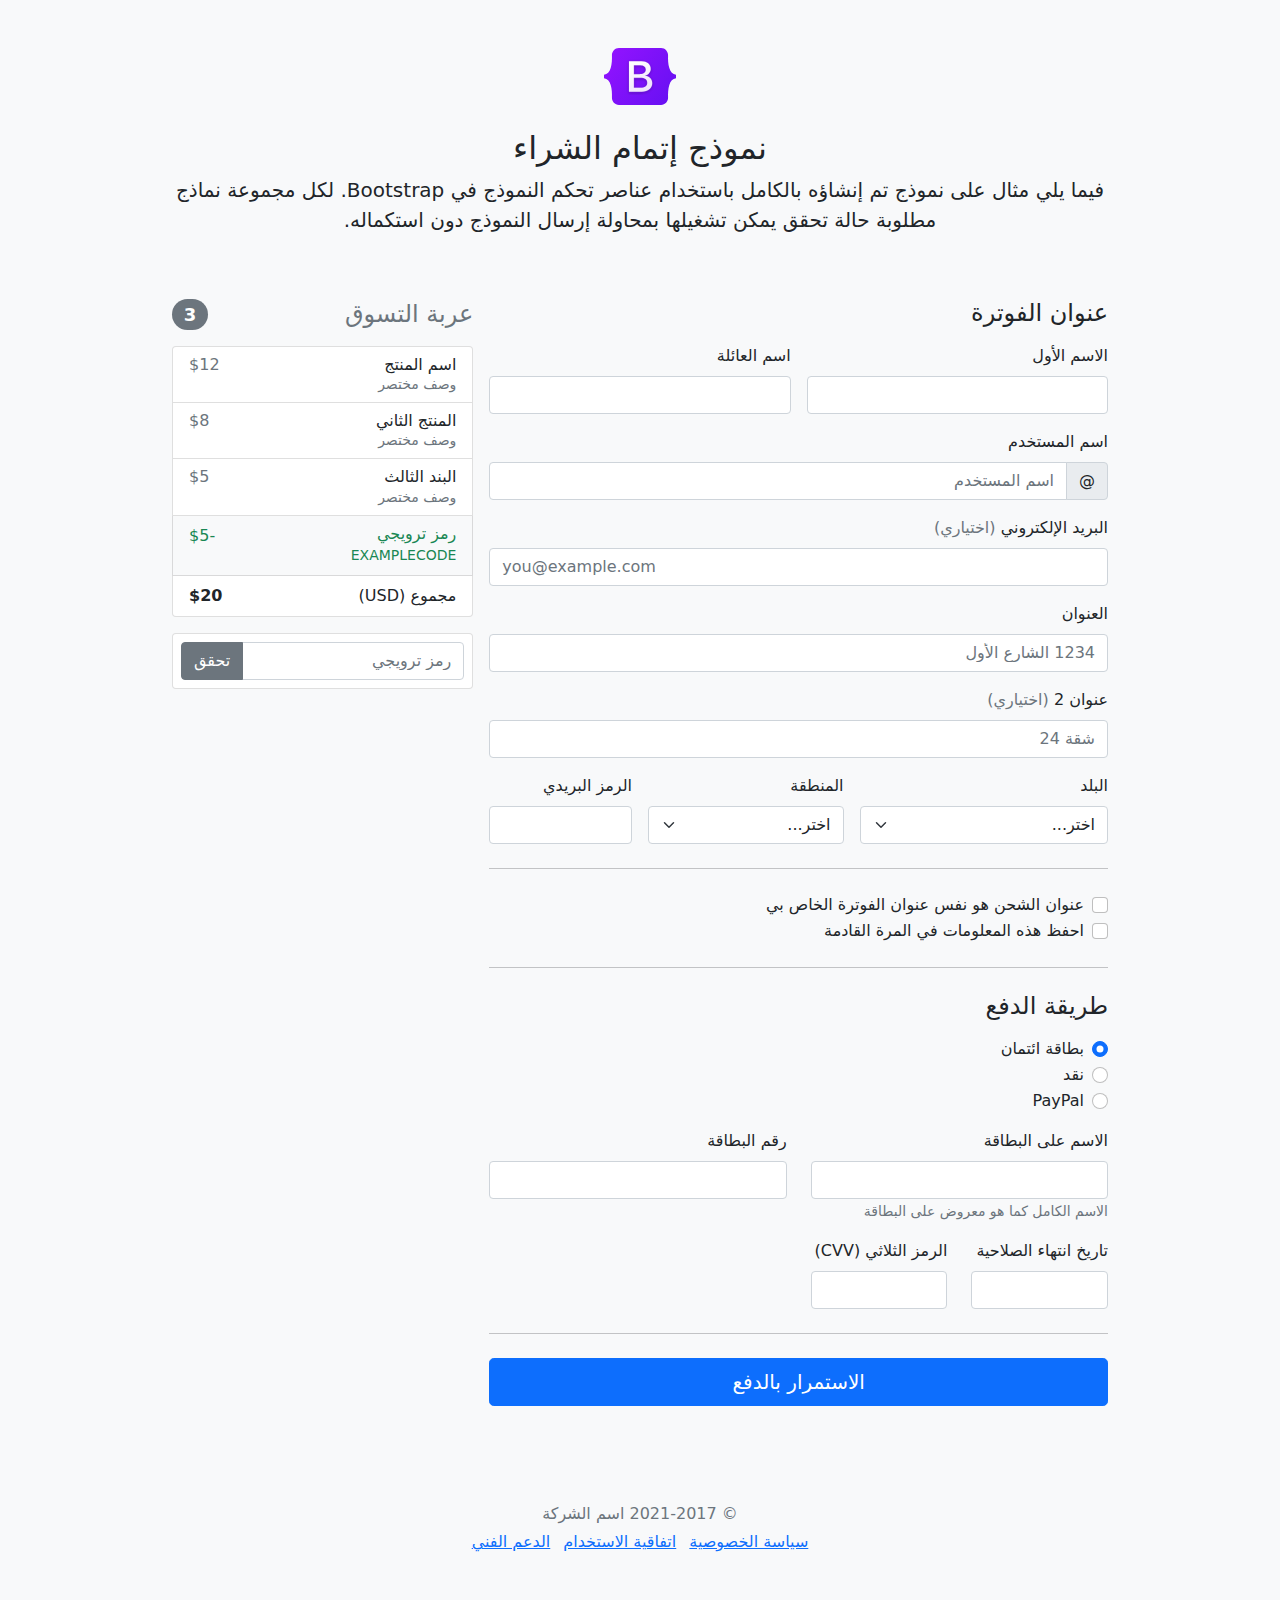
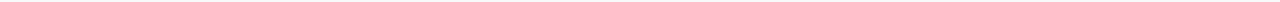
<file: static/css/checkout-rtl/index.html>
<!doctype html>
<html lang="ar" dir="rtl">
  <head>
    <meta charset="utf-8">
    <meta name="viewport" content="width=device-width, initial-scale=1">
    <meta name="description" content="">
    <meta name="author" content="Mark Otto, Jacob Thornton, and Bootstrap contributors">
    <meta name="generator" content="Hugo 0.88.1">
    <title>مثال إتمام الشراء · Bootstrap v5.1</title>

    <link rel="canonical" href="https://getbootstrap.com/docs/5.1/examples/checkout-rtl/">

    

    <!-- Bootstrap core CSS -->
<link href="../assets/dist/css/bootstrap.rtl.min.css" rel="stylesheet">

    <style>
      .bd-placeholder-img {
        font-size: 1.125rem;
        text-anchor: middle;
        -webkit-user-select: none;
        -moz-user-select: none;
        user-select: none;
      }

      @media (min-width: 768px) {
        .bd-placeholder-img-lg {
          font-size: 3.5rem;
        }
      }
    </style>

    
    <!-- Custom styles for this template -->
    <link href="../checkout/form-validation.css" rel="stylesheet">
  </head>
  <body class="bg-light">
    
<div class="container">
  <main>
    <div class="py-5 text-center">
      <img class="d-block mx-auto mb-4" src="../assets/brand/bootstrap-logo.svg" alt="" width="72" height="57">
      <h2>نموذج إتمام الشراء</h2>
      <p class="lead">فيما يلي مثال على نموذج تم إنشاؤه بالكامل باستخدام عناصر تحكم النموذج في Bootstrap. لكل مجموعة نماذج مطلوبة حالة تحقق يمكن تشغيلها بمحاولة إرسال النموذج دون استكماله.</p>
    </div>

    <div class="row g-3">
      <div class="col-md-5 col-lg-4 order-md-last">
        <h4 class="d-flex justify-content-between align-items-center mb-3">
          <span class="text-muted">عربة التسوق</span>
          <span class="badge bg-secondary rounded-pill">3</span>
        </h4>
        <ul class="list-group mb-3">
          <li class="list-group-item d-flex justify-content-between lh-sm">
            <div>
              <h6 class="my-0">اسم المنتج</h6>
              <small class="text-muted">وصف مختصر</small>
            </div>
            <span class="text-muted">$12</span>
          </li>
          <li class="list-group-item d-flex justify-content-between lh-sm">
            <div>
              <h6 class="my-0">المنتج الثاني</h6>
              <small class="text-muted">وصف مختصر</small>
            </div>
            <span class="text-muted">$8</span>
          </li>
          <li class="list-group-item d-flex justify-content-between lh-sm">
            <div>
              <h6 class="my-0">البند الثالث</h6>
              <small class="text-muted">وصف مختصر</small>
            </div>
            <span class="text-muted">$5</span>
          </li>
          <li class="list-group-item d-flex justify-content-between bg-light">
            <div class="text-success">
              <h6 class="my-0">رمز ترويجي</h6>
              <small>EXAMPLECODE</small>
            </div>
            <span class="text-success">-$5</span>
          </li>
          <li class="list-group-item d-flex justify-content-between">
            <span>مجموع (USD)</span>
            <strong>$20</strong>
          </li>
        </ul>

        <form class="card p-2">
          <div class="input-group">
            <input type="text" class="form-control" placeholder="رمز ترويجي">
            <button type="submit" class="btn btn-secondary">تحقق</button>
          </div>
        </form>
      </div>
      <div class="col-md-7 col-lg-8">
        <h4 class="mb-3">عنوان الفوترة</h4>
        <form class="needs-validation" novalidate>
          <div class="row g-3">
            <div class="col-sm-6">
              <label for="firstName" class="form-label">الاسم الأول</label>
              <input type="text" class="form-control" id="firstName" placeholder="" value="" required>
              <div class="invalid-feedback">
                يرجى إدخال اسم أول صحيح.
              </div>
            </div>

            <div class="col-sm-6">
              <label for="lastName" class="form-label">اسم العائلة</label>
              <input type="text" class="form-control" id="lastName" placeholder="" value="" required>
              <div class="invalid-feedback">
                يرجى إدخال اسم عائلة صحيح.
              </div>
            </div>

            <div class="col-12">
              <label for="username" class="form-label">اسم المستخدم</label>
              <div class="input-group has-validation">
                <span class="input-group-text">@</span>
                <input type="text" class="form-control" id="username" placeholder="اسم المستخدم" required>
              <div class="invalid-feedback">
                اسم المستخدم الخاص بك مطلوب.
                </div>
              </div>
            </div>

            <div class="col-12">
              <label for="email" class="form-label">البريد الإلكتروني <span class="text-muted">(اختياري)</span></label>
              <input type="email" class="form-control" id="email" placeholder="you@example.com">
              <div class="invalid-feedback">
                يرجى إدخال عنوان بريد إلكتروني صحيح لتصلكم تحديثات الشحن.
              </div>
            </div>

            <div class="col-12">
              <label for="address" class="form-label">العنوان</label>
              <input type="text" class="form-control" id="address" placeholder="1234 الشارع الأول" required>
              <div class="invalid-feedback">
                يرجى إدخال عنوان الشحن الخاص بك.
              </div>
            </div>

            <div class="col-12">
              <label for="address2" class="form-label">عنوان 2 <span class="text-muted">(اختياري)</span></label>
              <input type="text" class="form-control" id="address2" placeholder="شقة 24">
            </div>

            <div class="col-md-5">
              <label for="country" class="form-label">البلد</label>
              <select class="form-select" id="country" required>
                <option value="">اختر...</option>
                <option>الولايات المتحدة الأمريكية</option>
              </select>
              <div class="invalid-feedback">
                يرجى اختيار بلد صحيح.
              </div>
            </div>

            <div class="col-md-4">
              <label for="state" class="form-label">المنطقة</label>
              <select class="form-select" id="state" required>
                <option value="">اختر...</option>
                <option>كاليفورنيا</option>
              </select>
              <div class="invalid-feedback">
                يرجى اختيار اسم منطقة صحيح.
              </div>
            </div>

            <div class="col-md-3">
              <label for="zip" class="form-label">الرمز البريدي</label>
              <input type="text" class="form-control" id="zip" placeholder="" required>
              <div class="invalid-feedback">
                الرمز البريدي مطلوب.
              </div>
            </div>
          </div>

          <hr class="my-4">

          <div class="form-check">
            <input type="checkbox" class="form-check-input" id="same-address">
            <label class="form-check-label" for="same-address">عنوان الشحن هو نفس عنوان الفوترة الخاص بي</label>
          </div>

          <div class="form-check">
            <input type="checkbox" class="form-check-input" id="save-info">
            <label class="form-check-label" for="save-info">احفظ هذه المعلومات في المرة القادمة</label>
          </div>

          <hr class="my-4">

          <h4 class="mb-3">طريقة الدفع</h4>

          <div class="my-3">
            <div class="form-check">
              <input id="credit" name="paymentMethod" type="radio" class="form-check-input" checked required>
              <label class="form-check-label" for="credit">بطاقة ائتمان</label>
            </div>
            <div class="form-check">
              <input id="cash" name="paymentMethod" type="radio" class="form-check-input" required>
              <label class="form-check-label" for="cash">نقد</label>
            </div>
            <div class="form-check">
              <input id="paypal" name="paymentMethod" type="radio" class="form-check-input" required>
              <label class="form-check-label" for="paypal">PayPal</label>
            </div>
          </div>

          <div class="row gy-3">
            <div class="col-md-6">
              <label for="cc-name" class="form-label">الاسم على البطاقة</label>
              <input type="text" class="form-control" id="cc-name" placeholder="" required>
              <small class="text-muted">الاسم الكامل كما هو معروض على البطاقة</small>
              <div class="invalid-feedback">
                الاسم على البطاقة مطلوب
              </div>
            </div>

            <div class="col-md-6">
              <label for="cc-number" class="form-label">رقم البطاقة</label>
              <input type="text" class="form-control" id="cc-number" placeholder="" required>
              <div class="invalid-feedback">
                رقم بطاقة الائتمان مطلوب
              </div>
            </div>

            <div class="col-md-3">
              <label for="cc-expiration" class="form-label">تاريخ انتهاء الصلاحية</label>
              <input type="text" class="form-control" id="cc-expiration" placeholder="" required>
              <div class="invalid-feedback">
                تاريخ انتهاء الصلاحية مطلوب
              </div>
            </div>

            <div class="col-md-3">
              <label for="cc-cvv" class="form-label">الرمز الثلاثي (CVV)</label>
              <input type="text" class="form-control" id="cc-cvv" placeholder="" required>
              <div class="invalid-feedback">
                رمز الحماية مطلوب
              </div>
            </div>
          </div>

          <hr class="my-4">

          <button class="w-100 btn btn-primary btn-lg" type="submit">الاستمرار بالدفع</button>
        </form>
      </div>
    </div>
  </main>
  <footer class="my-5 pt-5 text-muted text-center text-small">
    <p class="mb-1">&copy; 2021-2017 اسم الشركة</p>
    <ul class="list-inline">
      <li class="list-inline-item"><a href="#">سياسة الخصوصية</a></li>
      <li class="list-inline-item"><a href="#">اتفاقية الاستخدام</a></li>
      <li class="list-inline-item"><a href="#">الدعم الفني</a></li>
    </ul>
  </footer>
</div>


    <script src="../assets/dist/js/bootstrap.bundle.min.js"></script>

      <script src="../checkout/form-validation.js"></script>
  </body>
</html>
</file>
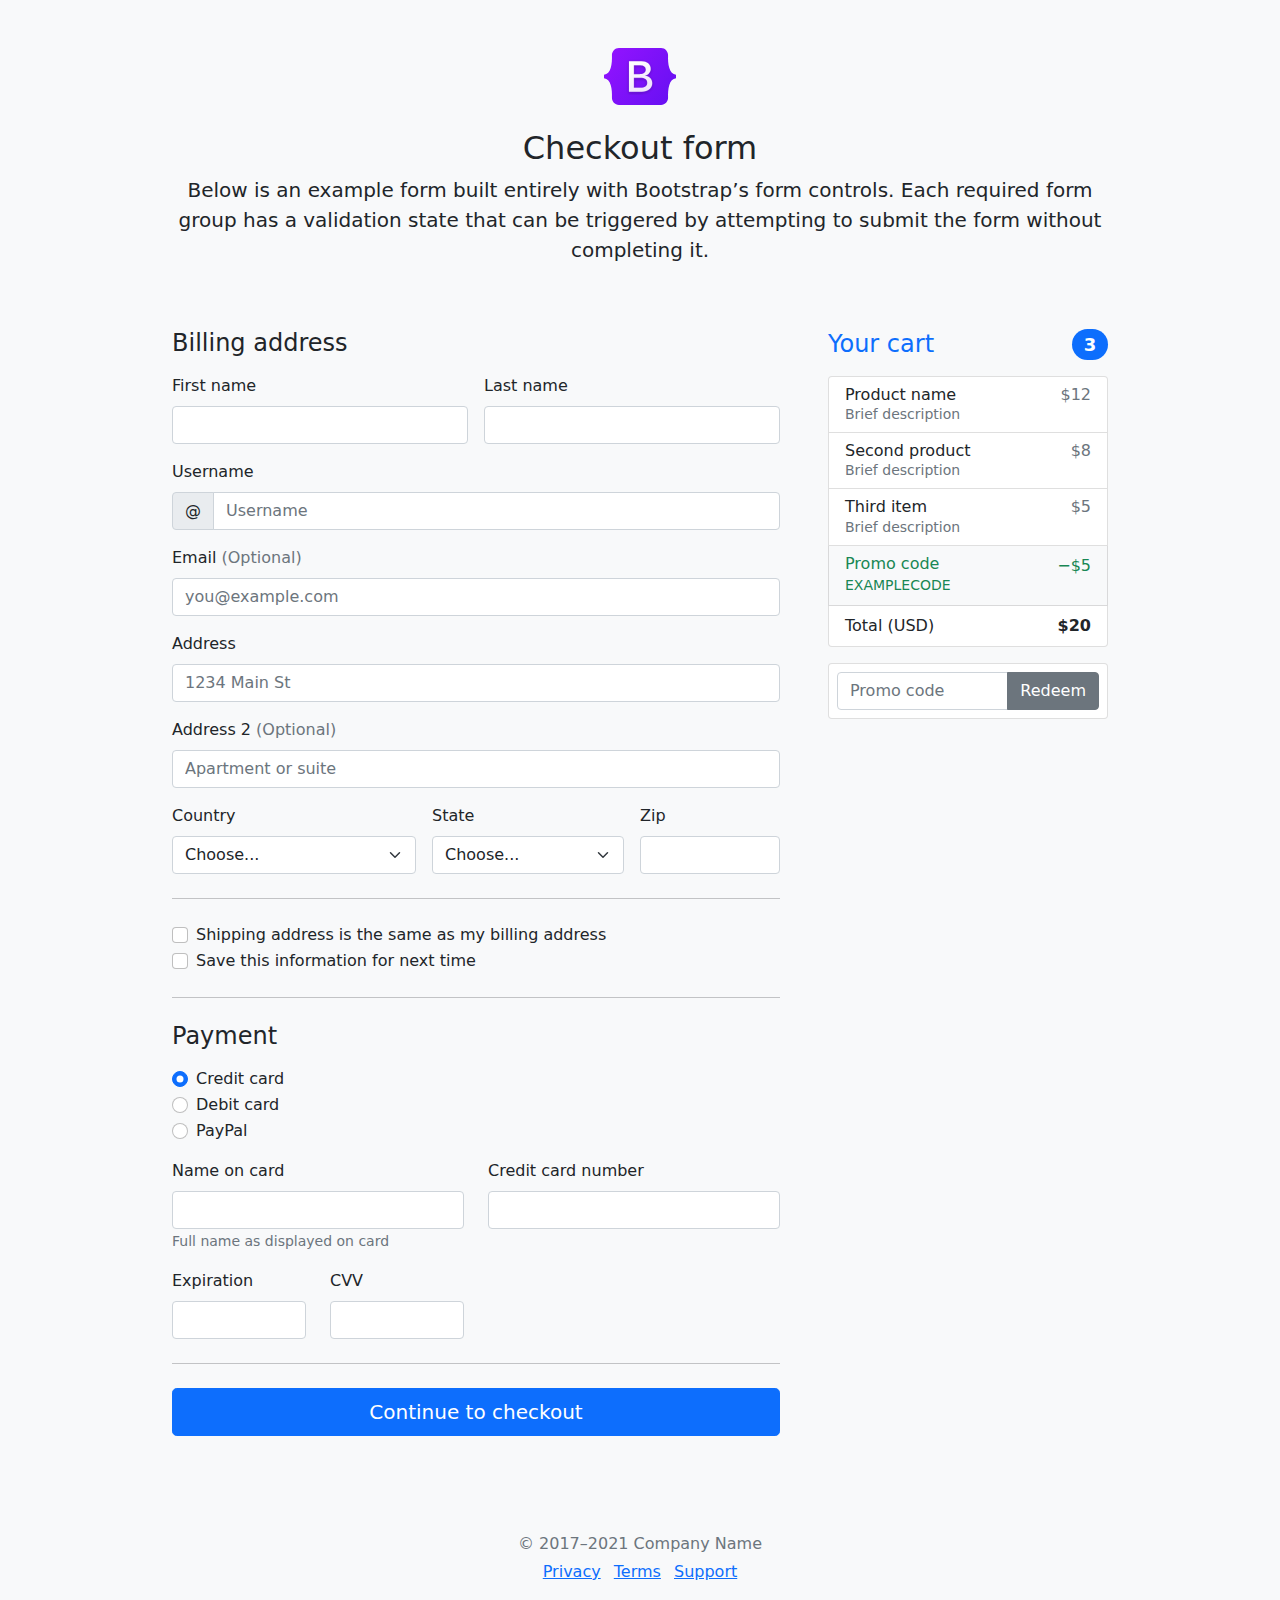
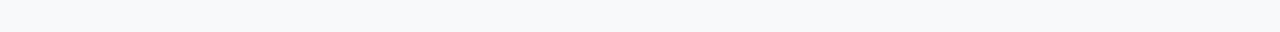
<file: static/css/checkout/index.html>
<!doctype html>
<html lang="en">
  <head>
    <meta charset="utf-8">
    <meta name="viewport" content="width=device-width, initial-scale=1">
    <meta name="description" content="">
    <meta name="author" content="Mark Otto, Jacob Thornton, and Bootstrap contributors">
    <meta name="generator" content="Hugo 0.88.1">
    <title>Checkout example · Bootstrap v5.1</title>

    <link rel="canonical" href="https://getbootstrap.com/docs/5.1/examples/checkout/">

    

    <!-- Bootstrap core CSS -->
<link href="../assets/dist/css/bootstrap.min.css" rel="stylesheet">

    <style>
      .bd-placeholder-img {
        font-size: 1.125rem;
        text-anchor: middle;
        -webkit-user-select: none;
        -moz-user-select: none;
        user-select: none;
      }

      @media (min-width: 768px) {
        .bd-placeholder-img-lg {
          font-size: 3.5rem;
        }
      }
    </style>

    
    <!-- Custom styles for this template -->
    <link href="form-validation.css" rel="stylesheet">
  </head>
  <body class="bg-light">
    
<div class="container">
  <main>
    <div class="py-5 text-center">
      <img class="d-block mx-auto mb-4" src="../assets/brand/bootstrap-logo.svg" alt="" width="72" height="57">
      <h2>Checkout form</h2>
      <p class="lead">Below is an example form built entirely with Bootstrap’s form controls. Each required form group has a validation state that can be triggered by attempting to submit the form without completing it.</p>
    </div>

    <div class="row g-5">
      <div class="col-md-5 col-lg-4 order-md-last">
        <h4 class="d-flex justify-content-between align-items-center mb-3">
          <span class="text-primary">Your cart</span>
          <span class="badge bg-primary rounded-pill">3</span>
        </h4>
        <ul class="list-group mb-3">
          <li class="list-group-item d-flex justify-content-between lh-sm">
            <div>
              <h6 class="my-0">Product name</h6>
              <small class="text-muted">Brief description</small>
            </div>
            <span class="text-muted">$12</span>
          </li>
          <li class="list-group-item d-flex justify-content-between lh-sm">
            <div>
              <h6 class="my-0">Second product</h6>
              <small class="text-muted">Brief description</small>
            </div>
            <span class="text-muted">$8</span>
          </li>
          <li class="list-group-item d-flex justify-content-between lh-sm">
            <div>
              <h6 class="my-0">Third item</h6>
              <small class="text-muted">Brief description</small>
            </div>
            <span class="text-muted">$5</span>
          </li>
          <li class="list-group-item d-flex justify-content-between bg-light">
            <div class="text-success">
              <h6 class="my-0">Promo code</h6>
              <small>EXAMPLECODE</small>
            </div>
            <span class="text-success">−$5</span>
          </li>
          <li class="list-group-item d-flex justify-content-between">
            <span>Total (USD)</span>
            <strong>$20</strong>
          </li>
        </ul>

        <form class="card p-2">
          <div class="input-group">
            <input type="text" class="form-control" placeholder="Promo code">
            <button type="submit" class="btn btn-secondary">Redeem</button>
          </div>
        </form>
      </div>
      <div class="col-md-7 col-lg-8">
        <h4 class="mb-3">Billing address</h4>
        <form class="needs-validation" novalidate>
          <div class="row g-3">
            <div class="col-sm-6">
              <label for="firstName" class="form-label">First name</label>
              <input type="text" class="form-control" id="firstName" placeholder="" value="" required>
              <div class="invalid-feedback">
                Valid first name is required.
              </div>
            </div>

            <div class="col-sm-6">
              <label for="lastName" class="form-label">Last name</label>
              <input type="text" class="form-control" id="lastName" placeholder="" value="" required>
              <div class="invalid-feedback">
                Valid last name is required.
              </div>
            </div>

            <div class="col-12">
              <label for="username" class="form-label">Username</label>
              <div class="input-group has-validation">
                <span class="input-group-text">@</span>
                <input type="text" class="form-control" id="username" placeholder="Username" required>
              <div class="invalid-feedback">
                  Your username is required.
                </div>
              </div>
            </div>

            <div class="col-12">
              <label for="email" class="form-label">Email <span class="text-muted">(Optional)</span></label>
              <input type="email" class="form-control" id="email" placeholder="you@example.com">
              <div class="invalid-feedback">
                Please enter a valid email address for shipping updates.
              </div>
            </div>

            <div class="col-12">
              <label for="address" class="form-label">Address</label>
              <input type="text" class="form-control" id="address" placeholder="1234 Main St" required>
              <div class="invalid-feedback">
                Please enter your shipping address.
              </div>
            </div>

            <div class="col-12">
              <label for="address2" class="form-label">Address 2 <span class="text-muted">(Optional)</span></label>
              <input type="text" class="form-control" id="address2" placeholder="Apartment or suite">
            </div>

            <div class="col-md-5">
              <label for="country" class="form-label">Country</label>
              <select class="form-select" id="country" required>
                <option value="">Choose...</option>
                <option>United States</option>
              </select>
              <div class="invalid-feedback">
                Please select a valid country.
              </div>
            </div>

            <div class="col-md-4">
              <label for="state" class="form-label">State</label>
              <select class="form-select" id="state" required>
                <option value="">Choose...</option>
                <option>California</option>
              </select>
              <div class="invalid-feedback">
                Please provide a valid state.
              </div>
            </div>

            <div class="col-md-3">
              <label for="zip" class="form-label">Zip</label>
              <input type="text" class="form-control" id="zip" placeholder="" required>
              <div class="invalid-feedback">
                Zip code required.
              </div>
            </div>
          </div>

          <hr class="my-4">

          <div class="form-check">
            <input type="checkbox" class="form-check-input" id="same-address">
            <label class="form-check-label" for="same-address">Shipping address is the same as my billing address</label>
          </div>

          <div class="form-check">
            <input type="checkbox" class="form-check-input" id="save-info">
            <label class="form-check-label" for="save-info">Save this information for next time</label>
          </div>

          <hr class="my-4">

          <h4 class="mb-3">Payment</h4>

          <div class="my-3">
            <div class="form-check">
              <input id="credit" name="paymentMethod" type="radio" class="form-check-input" checked required>
              <label class="form-check-label" for="credit">Credit card</label>
            </div>
            <div class="form-check">
              <input id="debit" name="paymentMethod" type="radio" class="form-check-input" required>
              <label class="form-check-label" for="debit">Debit card</label>
            </div>
            <div class="form-check">
              <input id="paypal" name="paymentMethod" type="radio" class="form-check-input" required>
              <label class="form-check-label" for="paypal">PayPal</label>
            </div>
          </div>

          <div class="row gy-3">
            <div class="col-md-6">
              <label for="cc-name" class="form-label">Name on card</label>
              <input type="text" class="form-control" id="cc-name" placeholder="" required>
              <small class="text-muted">Full name as displayed on card</small>
              <div class="invalid-feedback">
                Name on card is required
              </div>
            </div>

            <div class="col-md-6">
              <label for="cc-number" class="form-label">Credit card number</label>
              <input type="text" class="form-control" id="cc-number" placeholder="" required>
              <div class="invalid-feedback">
                Credit card number is required
              </div>
            </div>

            <div class="col-md-3">
              <label for="cc-expiration" class="form-label">Expiration</label>
              <input type="text" class="form-control" id="cc-expiration" placeholder="" required>
              <div class="invalid-feedback">
                Expiration date required
              </div>
            </div>

            <div class="col-md-3">
              <label for="cc-cvv" class="form-label">CVV</label>
              <input type="text" class="form-control" id="cc-cvv" placeholder="" required>
              <div class="invalid-feedback">
                Security code required
              </div>
            </div>
          </div>

          <hr class="my-4">

          <button class="w-100 btn btn-primary btn-lg" type="submit">Continue to checkout</button>
        </form>
      </div>
    </div>
  </main>

  <footer class="my-5 pt-5 text-muted text-center text-small">
    <p class="mb-1">&copy; 2017–2021 Company Name</p>
    <ul class="list-inline">
      <li class="list-inline-item"><a href="#">Privacy</a></li>
      <li class="list-inline-item"><a href="#">Terms</a></li>
      <li class="list-inline-item"><a href="#">Support</a></li>
    </ul>
  </footer>
</div>


    <script src="../assets/dist/js/bootstrap.bundle.min.js"></script>

      <script src="form-validation.js"></script>
  </body>
</html>
</file>
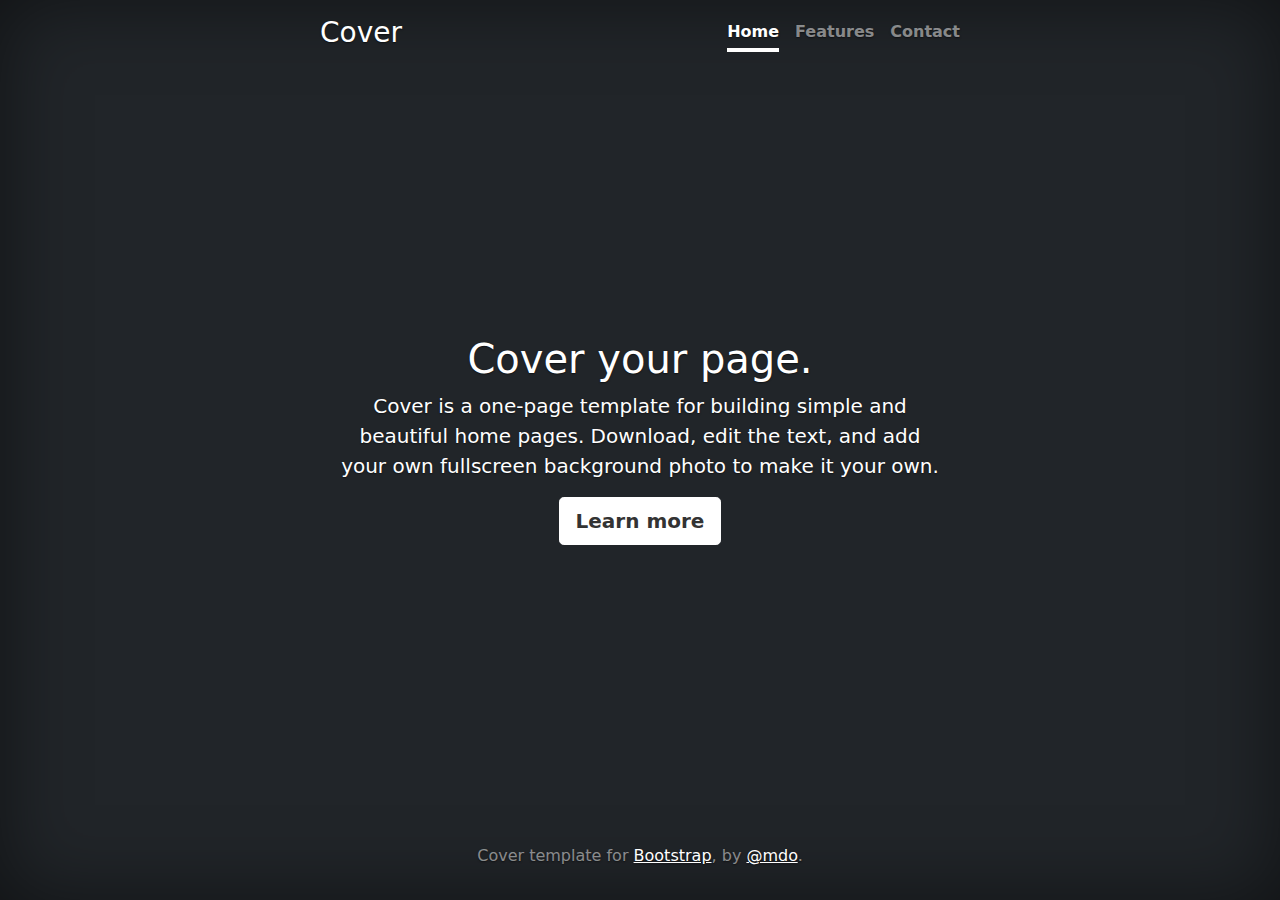
<file: static/css/cover/index.html>
<!doctype html>
<html lang="en" class="h-100">
  <head>
    <meta charset="utf-8">
    <meta name="viewport" content="width=device-width, initial-scale=1">
    <meta name="description" content="">
    <meta name="author" content="Mark Otto, Jacob Thornton, and Bootstrap contributors">
    <meta name="generator" content="Hugo 0.88.1">
    <title>Cover Template · Bootstrap v5.1</title>

    <link rel="canonical" href="https://getbootstrap.com/docs/5.1/examples/cover/">

    

    <!-- Bootstrap core CSS -->
<link href="../assets/dist/css/bootstrap.min.css" rel="stylesheet">

    <style>
      .bd-placeholder-img {
        font-size: 1.125rem;
        text-anchor: middle;
        -webkit-user-select: none;
        -moz-user-select: none;
        user-select: none;
      }

      @media (min-width: 768px) {
        .bd-placeholder-img-lg {
          font-size: 3.5rem;
        }
      }
    </style>

    
    <!-- Custom styles for this template -->
    <link href="cover.css" rel="stylesheet">
  </head>
  <body class="d-flex h-100 text-center text-white bg-dark">
    
<div class="cover-container d-flex w-100 h-100 p-3 mx-auto flex-column">
  <header class="mb-auto">
    <div>
      <h3 class="float-md-start mb-0">Cover</h3>
      <nav class="nav nav-masthead justify-content-center float-md-end">
        <a class="nav-link active" aria-current="page" href="#">Home</a>
        <a class="nav-link" href="#">Features</a>
        <a class="nav-link" href="#">Contact</a>
      </nav>
    </div>
  </header>

  <main class="px-3">
    <h1>Cover your page.</h1>
    <p class="lead">Cover is a one-page template for building simple and beautiful home pages. Download, edit the text, and add your own fullscreen background photo to make it your own.</p>
    <p class="lead">
      <a href="#" class="btn btn-lg btn-secondary fw-bold border-white bg-white">Learn more</a>
    </p>
  </main>

  <footer class="mt-auto text-white-50">
    <p>Cover template for <a href="https://getbootstrap.com/" class="text-white">Bootstrap</a>, by <a href="https://twitter.com/mdo" class="text-white">@mdo</a>.</p>
  </footer>
</div>


    
  </body>
</html>
</file>
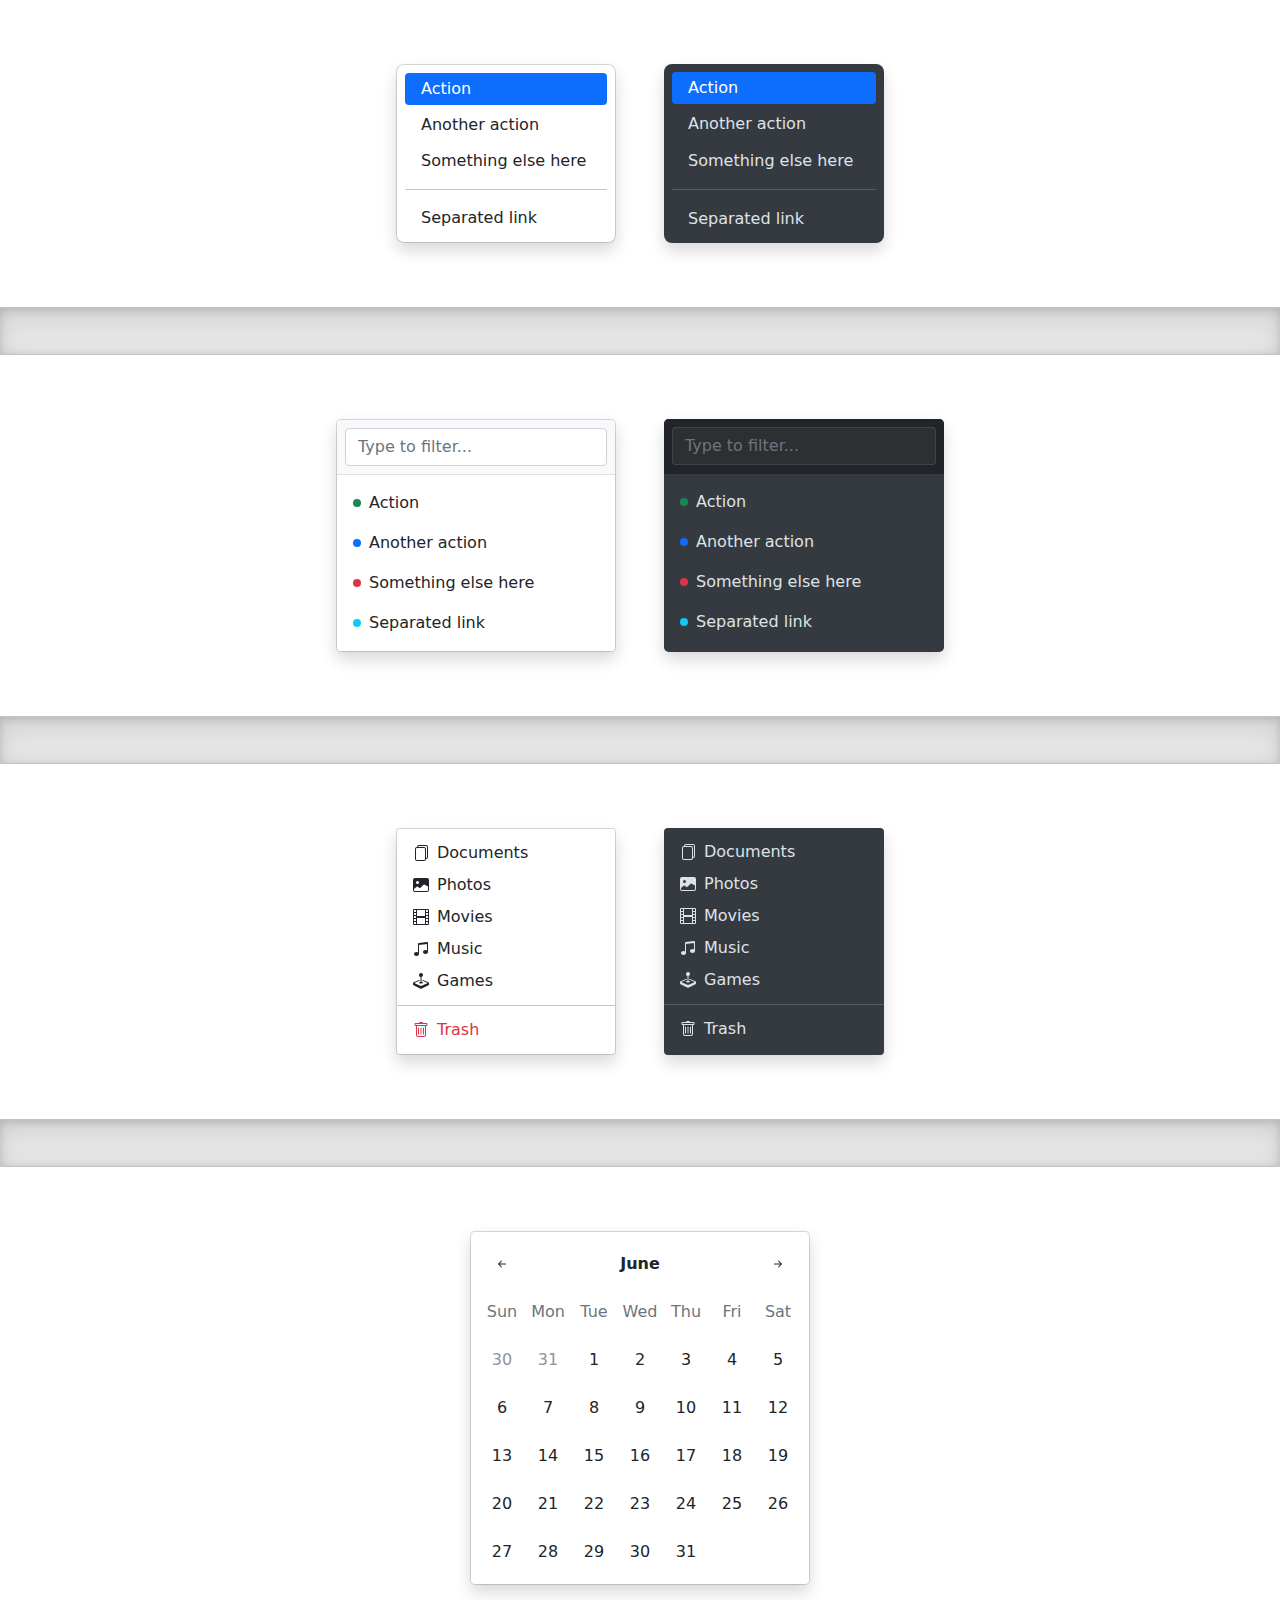
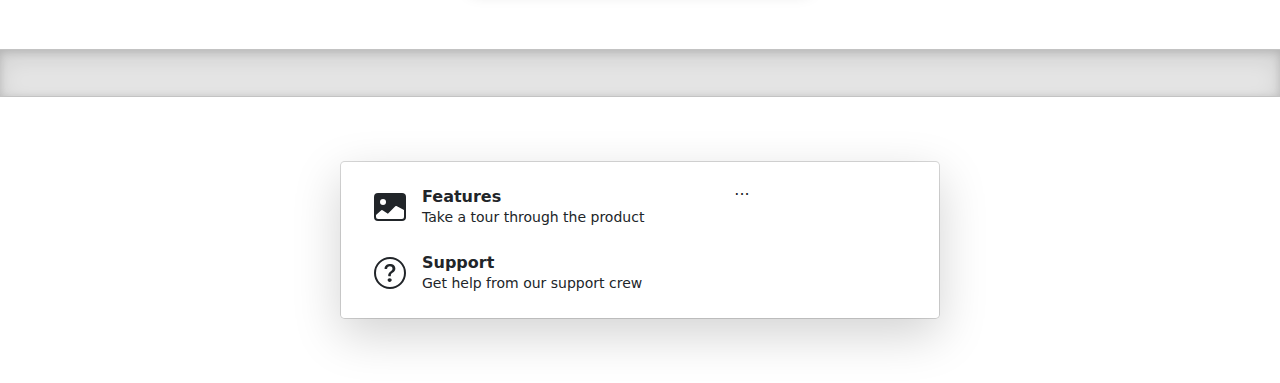
<file: static/css/dropdowns/index.html>
<!doctype html>
<html lang="en">
  <head>
    <meta charset="utf-8">
    <meta name="viewport" content="width=device-width, initial-scale=1">
    <meta name="description" content="">
    <meta name="author" content="Mark Otto, Jacob Thornton, and Bootstrap contributors">
    <meta name="generator" content="Hugo 0.88.1">
    <title>Dropdowns · Bootstrap v5.1</title>

    <link rel="canonical" href="https://getbootstrap.com/docs/5.1/examples/dropdowns/">

    

    <!-- Bootstrap core CSS -->
<link href="../assets/dist/css/bootstrap.min.css" rel="stylesheet">

    <style>
      .bd-placeholder-img {
        font-size: 1.125rem;
        text-anchor: middle;
        -webkit-user-select: none;
        -moz-user-select: none;
        user-select: none;
      }

      @media (min-width: 768px) {
        .bd-placeholder-img-lg {
          font-size: 3.5rem;
        }
      }
    </style>

    
    <!-- Custom styles for this template -->
    <link href="dropdowns.css" rel="stylesheet">
  </head>
  <body>
    
<svg xmlns="http://www.w3.org/2000/svg" style="display: none;">
  <symbol id="bootstrap" viewBox="0 0 118 94">
    <title>Bootstrap</title>
    <path fill-rule="evenodd" clip-rule="evenodd" d="M24.509 0c-6.733 0-11.715 5.893-11.492 12.284.214 6.14-.064 14.092-2.066 20.577C8.943 39.365 5.547 43.485 0 44.014v5.972c5.547.529 8.943 4.649 10.951 11.153 2.002 6.485 2.28 14.437 2.066 20.577C12.794 88.106 17.776 94 24.51 94H93.5c6.733 0 11.714-5.893 11.491-12.284-.214-6.14.064-14.092 2.066-20.577 2.009-6.504 5.396-10.624 10.943-11.153v-5.972c-5.547-.529-8.934-4.649-10.943-11.153-2.002-6.484-2.28-14.437-2.066-20.577C105.214 5.894 100.233 0 93.5 0H24.508zM80 57.863C80 66.663 73.436 72 62.543 72H44a2 2 0 01-2-2V24a2 2 0 012-2h18.437c9.083 0 15.044 4.92 15.044 12.474 0 5.302-4.01 10.049-9.119 10.88v.277C75.317 46.394 80 51.21 80 57.863zM60.521 28.34H49.948v14.934h8.905c6.884 0 10.68-2.772 10.68-7.727 0-4.643-3.264-7.207-9.012-7.207zM49.948 49.2v16.458H60.91c7.167 0 10.964-2.876 10.964-8.281 0-5.406-3.903-8.178-11.425-8.178H49.948z"></path>
  </symbol>

  <symbol id="exclamation-triangle-fill" viewBox="0 0 16 16">
    <path d="M8.982 1.566a1.13 1.13 0 0 0-1.96 0L.165 13.233c-.457.778.091 1.767.98 1.767h13.713c.889 0 1.438-.99.98-1.767L8.982 1.566zM8 5c.535 0 .954.462.9.995l-.35 3.507a.552.552 0 0 1-1.1 0L7.1 5.995A.905.905 0 0 1 8 5zm.002 6a1 1 0 1 1 0 2 1 1 0 0 1 0-2z"/>
  </symbol>

  <symbol id="check2" viewBox="0 0 16 16">
    <path d="M13.854 3.646a.5.5 0 0 1 0 .708l-7 7a.5.5 0 0 1-.708 0l-3.5-3.5a.5.5 0 1 1 .708-.708L6.5 10.293l6.646-6.647a.5.5 0 0 1 .708 0z"/>
  </symbol>

  <symbol id="check2-circle" viewBox="0 0 16 16">
    <path d="M2.5 8a5.5 5.5 0 0 1 8.25-4.764.5.5 0 0 0 .5-.866A6.5 6.5 0 1 0 14.5 8a.5.5 0 0 0-1 0 5.5 5.5 0 1 1-11 0z"/>
    <path d="M15.354 3.354a.5.5 0 0 0-.708-.708L8 9.293 5.354 6.646a.5.5 0 1 0-.708.708l3 3a.5.5 0 0 0 .708 0l7-7z"/>
  </symbol>

  <symbol id="bookmark-star" viewBox="0 0 16 16">
    <path d="M7.84 4.1a.178.178 0 0 1 .32 0l.634 1.285a.178.178 0 0 0 .134.098l1.42.206c.145.021.204.2.098.303L9.42 6.993a.178.178 0 0 0-.051.158l.242 1.414a.178.178 0 0 1-.258.187l-1.27-.668a.178.178 0 0 0-.165 0l-1.27.668a.178.178 0 0 1-.257-.187l.242-1.414a.178.178 0 0 0-.05-.158l-1.03-1.001a.178.178 0 0 1 .098-.303l1.42-.206a.178.178 0 0 0 .134-.098L7.84 4.1z"/>
    <path d="M2 2a2 2 0 0 1 2-2h8a2 2 0 0 1 2 2v13.5a.5.5 0 0 1-.777.416L8 13.101l-5.223 2.815A.5.5 0 0 1 2 15.5V2zm2-1a1 1 0 0 0-1 1v12.566l4.723-2.482a.5.5 0 0 1 .554 0L13 14.566V2a1 1 0 0 0-1-1H4z"/>
  </symbol>

  <symbol id="grid-fill" viewBox="0 0 16 16">
    <path d="M1 2.5A1.5 1.5 0 0 1 2.5 1h3A1.5 1.5 0 0 1 7 2.5v3A1.5 1.5 0 0 1 5.5 7h-3A1.5 1.5 0 0 1 1 5.5v-3zm8 0A1.5 1.5 0 0 1 10.5 1h3A1.5 1.5 0 0 1 15 2.5v3A1.5 1.5 0 0 1 13.5 7h-3A1.5 1.5 0 0 1 9 5.5v-3zm-8 8A1.5 1.5 0 0 1 2.5 9h3A1.5 1.5 0 0 1 7 10.5v3A1.5 1.5 0 0 1 5.5 15h-3A1.5 1.5 0 0 1 1 13.5v-3zm8 0A1.5 1.5 0 0 1 10.5 9h3a1.5 1.5 0 0 1 1.5 1.5v3a1.5 1.5 0 0 1-1.5 1.5h-3A1.5 1.5 0 0 1 9 13.5v-3z"/>
  </symbol>

  <symbol id="stars" viewBox="0 0 16 16">
    <path d="M7.657 6.247c.11-.33.576-.33.686 0l.645 1.937a2.89 2.89 0 0 0 1.829 1.828l1.936.645c.33.11.33.576 0 .686l-1.937.645a2.89 2.89 0 0 0-1.828 1.829l-.645 1.936a.361.361 0 0 1-.686 0l-.645-1.937a2.89 2.89 0 0 0-1.828-1.828l-1.937-.645a.361.361 0 0 1 0-.686l1.937-.645a2.89 2.89 0 0 0 1.828-1.828l.645-1.937zM3.794 1.148a.217.217 0 0 1 .412 0l.387 1.162c.173.518.579.924 1.097 1.097l1.162.387a.217.217 0 0 1 0 .412l-1.162.387A1.734 1.734 0 0 0 4.593 5.69l-.387 1.162a.217.217 0 0 1-.412 0L3.407 5.69A1.734 1.734 0 0 0 2.31 4.593l-1.162-.387a.217.217 0 0 1 0-.412l1.162-.387A1.734 1.734 0 0 0 3.407 2.31l.387-1.162zM10.863.099a.145.145 0 0 1 .274 0l.258.774c.115.346.386.617.732.732l.774.258a.145.145 0 0 1 0 .274l-.774.258a1.156 1.156 0 0 0-.732.732l-.258.774a.145.145 0 0 1-.274 0l-.258-.774a1.156 1.156 0 0 0-.732-.732L9.1 2.137a.145.145 0 0 1 0-.274l.774-.258c.346-.115.617-.386.732-.732L10.863.1z"/>
  </symbol>

  <symbol id="film" viewBox="0 0 16 16">
    <path d="M0 1a1 1 0 0 1 1-1h14a1 1 0 0 1 1 1v14a1 1 0 0 1-1 1H1a1 1 0 0 1-1-1V1zm4 0v6h8V1H4zm8 8H4v6h8V9zM1 1v2h2V1H1zm2 3H1v2h2V4zM1 7v2h2V7H1zm2 3H1v2h2v-2zm-2 3v2h2v-2H1zM15 1h-2v2h2V1zm-2 3v2h2V4h-2zm2 3h-2v2h2V7zm-2 3v2h2v-2h-2zm2 3h-2v2h2v-2z"/>
  </symbol>

  <symbol id="joystick" viewBox="0 0 16 16">
    <path d="M10 2a2 2 0 0 1-1.5 1.937v5.087c.863.083 1.5.377 1.5.726 0 .414-.895.75-2 .75s-2-.336-2-.75c0-.35.637-.643 1.5-.726V3.937A2 2 0 1 1 10 2z"/>
    <path d="M0 9.665v1.717a1 1 0 0 0 .553.894l6.553 3.277a2 2 0 0 0 1.788 0l6.553-3.277a1 1 0 0 0 .553-.894V9.665c0-.1-.06-.19-.152-.23L9.5 6.715v.993l5.227 2.178a.125.125 0 0 1 .001.23l-5.94 2.546a2 2 0 0 1-1.576 0l-5.94-2.546a.125.125 0 0 1 .001-.23L6.5 7.708l-.013-.988L.152 9.435a.25.25 0 0 0-.152.23z"/>
  </symbol>

  <symbol id="music-note-beamed" viewBox="0 0 16 16">
    <path d="M6 13c0 1.105-1.12 2-2.5 2S1 14.105 1 13c0-1.104 1.12-2 2.5-2s2.5.896 2.5 2zm9-2c0 1.105-1.12 2-2.5 2s-2.5-.895-2.5-2 1.12-2 2.5-2 2.5.895 2.5 2z"/>
    <path fill-rule="evenodd" d="M14 11V2h1v9h-1zM6 3v10H5V3h1z"/>
    <path d="M5 2.905a1 1 0 0 1 .9-.995l8-.8a1 1 0 0 1 1.1.995V3L5 4V2.905z"/>
  </symbol>

  <symbol id="files" viewBox="0 0 16 16">
    <path d="M13 0H6a2 2 0 0 0-2 2 2 2 0 0 0-2 2v10a2 2 0 0 0 2 2h7a2 2 0 0 0 2-2 2 2 0 0 0 2-2V2a2 2 0 0 0-2-2zm0 13V4a2 2 0 0 0-2-2H5a1 1 0 0 1 1-1h7a1 1 0 0 1 1 1v10a1 1 0 0 1-1 1zM3 4a1 1 0 0 1 1-1h7a1 1 0 0 1 1 1v10a1 1 0 0 1-1 1H4a1 1 0 0 1-1-1V4z"/>
  </symbol>

  <symbol id="image-fill" viewBox="0 0 16 16">
    <path d="M.002 3a2 2 0 0 1 2-2h12a2 2 0 0 1 2 2v10a2 2 0 0 1-2 2h-12a2 2 0 0 1-2-2V3zm1 9v1a1 1 0 0 0 1 1h12a1 1 0 0 0 1-1V9.5l-3.777-1.947a.5.5 0 0 0-.577.093l-3.71 3.71-2.66-1.772a.5.5 0 0 0-.63.062L1.002 12zm5-6.5a1.5 1.5 0 1 0-3 0 1.5 1.5 0 0 0 3 0z"/>
  </symbol>

  <symbol id="trash" viewBox="0 0 16 16">
    <path d="M5.5 5.5A.5.5 0 0 1 6 6v6a.5.5 0 0 1-1 0V6a.5.5 0 0 1 .5-.5zm2.5 0a.5.5 0 0 1 .5.5v6a.5.5 0 0 1-1 0V6a.5.5 0 0 1 .5-.5zm3 .5a.5.5 0 0 0-1 0v6a.5.5 0 0 0 1 0V6z"/>
    <path fill-rule="evenodd" d="M14.5 3a1 1 0 0 1-1 1H13v9a2 2 0 0 1-2 2H5a2 2 0 0 1-2-2V4h-.5a1 1 0 0 1-1-1V2a1 1 0 0 1 1-1H6a1 1 0 0 1 1-1h2a1 1 0 0 1 1 1h3.5a1 1 0 0 1 1 1v1zM4.118 4 4 4.059V13a1 1 0 0 0 1 1h6a1 1 0 0 0 1-1V4.059L11.882 4H4.118zM2.5 3V2h11v1h-11z"/>
  </symbol>

  <symbol id="question-circle" viewBox="0 0 16 16">
    <path d="M8 15A7 7 0 1 1 8 1a7 7 0 0 1 0 14zm0 1A8 8 0 1 0 8 0a8 8 0 0 0 0 16z"/>
    <path d="M5.255 5.786a.237.237 0 0 0 .241.247h.825c.138 0 .248-.113.266-.25.09-.656.54-1.134 1.342-1.134.686 0 1.314.343 1.314 1.168 0 .635-.374.927-.965 1.371-.673.489-1.206 1.06-1.168 1.987l.003.217a.25.25 0 0 0 .25.246h.811a.25.25 0 0 0 .25-.25v-.105c0-.718.273-.927 1.01-1.486.609-.463 1.244-.977 1.244-2.056 0-1.511-1.276-2.241-2.673-2.241-1.267 0-2.655.59-2.75 2.286zm1.557 5.763c0 .533.425.927 1.01.927.609 0 1.028-.394 1.028-.927 0-.552-.42-.94-1.029-.94-.584 0-1.009.388-1.009.94z"/>
  </symbol>

  <symbol id="arrow-left-short" viewBox="0 0 16 16">
    <path fill-rule="evenodd" d="M12 8a.5.5 0 0 1-.5.5H5.707l2.147 2.146a.5.5 0 0 1-.708.708l-3-3a.5.5 0 0 1 0-.708l3-3a.5.5 0 1 1 .708.708L5.707 7.5H11.5a.5.5 0 0 1 .5.5z"/>
  </symbol>

  <symbol id="arrow-right-short" viewBox="0 0 16 16">
    <path fill-rule="evenodd" d="M4 8a.5.5 0 0 1 .5-.5h5.793L8.146 5.354a.5.5 0 1 1 .708-.708l3 3a.5.5 0 0 1 0 .708l-3 3a.5.5 0 0 1-.708-.708L10.293 8.5H4.5A.5.5 0 0 1 4 8z"/>
  </symbol>
</svg>

<div class="d-flex gap-5 justify-content-center" id="dropdownMacos">
  <ul class="dropdown-menu dropdown-menu-macos mx-0 shadow" style="width: 220px;">
    <li><a class="dropdown-item active" href="#">Action</a></li>
    <li><a class="dropdown-item" href="#">Another action</a></li>
    <li><a class="dropdown-item" href="#">Something else here</a></li>
    <li><hr class="dropdown-divider"></li>
    <li><a class="dropdown-item" href="#">Separated link</a></li>
  </ul>
  <ul class="dropdown-menu dropdown-menu-dark dropdown-menu-macos mx-0 border-0 shadow" style="width: 220px;">
    <li><a class="dropdown-item active" href="#">Action</a></li>
    <li><a class="dropdown-item" href="#">Another action</a></li>
    <li><a class="dropdown-item" href="#">Something else here</a></li>
    <li><hr class="dropdown-divider"></li>
    <li><a class="dropdown-item" href="#">Separated link</a></li>
  </ul>
</div>

<div class="b-example-divider"></div>


<div class="d-flex gap-5 justify-content-center" id="dropdownFilter">
  <div class="dropdown-menu pt-0 mx-0 rounded-3 shadow overflow-hidden" style="width: 280px;">
    <form class="p-2 mb-2 bg-light border-bottom">
      <input type="search" class="form-control" autocomplete="false" placeholder="Type to filter...">
    </form>
    <ul class="list-unstyled mb-0">
      <li><a class="dropdown-item d-flex align-items-center gap-2 py-2" href="#">
        <span class="d-inline-block bg-success rounded-circle" style="width: .5em; height: .5em;"></span>
        Action
      </a></li>
      <li><a class="dropdown-item d-flex align-items-center gap-2 py-2" href="#">
        <span class="d-inline-block bg-primary rounded-circle" style="width: .5em; height: .5em;"></span>
        Another action
      </a></li>
      <li><a class="dropdown-item d-flex align-items-center gap-2 py-2" href="#">
        <span class="d-inline-block bg-danger rounded-circle" style="width: .5em; height: .5em;"></span>
        Something else here
      </a></li>
      <li><a class="dropdown-item d-flex align-items-center gap-2 py-2" href="#">
        <span class="d-inline-block bg-info rounded-circle" style="width: .5em; height: .5em;"></span>
        Separated link
      </a></li>
    </ul>
  </div>

  <div class="dropdown-menu dropdown-menu-dark border-0 pt-0 mx-0 rounded-3 shadow overflow-hidden" style="width: 280px;">
    <form class="p-2 mb-2 bg-dark border-bottom border-dark">
      <input type="search" class="form-control form-control-dark" autocomplete="false" placeholder="Type to filter...">
    </form>
    <ul class="list-unstyled mb-0">
      <li><a class="dropdown-item d-flex align-items-center gap-2 py-2" href="#">
        <span class="d-inline-block bg-success rounded-circle" style="width: .5em; height: .5em;"></span>
        Action
      </a></li>
      <li><a class="dropdown-item d-flex align-items-center gap-2 py-2" href="#">
        <span class="d-inline-block bg-primary rounded-circle" style="width: .5em; height: .5em;"></span>
        Another action
      </a></li>
      <li><a class="dropdown-item d-flex align-items-center gap-2 py-2" href="#">
        <span class="d-inline-block bg-danger rounded-circle" style="width: .5em; height: .5em;"></span>
        Something else here
      </a></li>
      <li><a class="dropdown-item d-flex align-items-center gap-2 py-2" href="#">
        <span class="d-inline-block bg-info rounded-circle" style="width: .5em; height: .5em;"></span>
        Separated link
      </a></li>
    </ul>
  </div>
</div>

<div class="b-example-divider"></div>

<div class="d-flex gap-5 justify-content-center" id="dropdownIcons">
  <ul class="dropdown-menu mx-0 shadow" style="width: 220px;">
    <li>
      <a class="dropdown-item d-flex gap-2 align-items-center" href="#">
        <svg class="bi" width="16" height="16"><use xlink:href="#files"/></svg>
        Documents
      </a>
    </li>
    <li>
      <a class="dropdown-item d-flex gap-2 align-items-center" href="#">
        <svg class="bi" width="16" height="16"><use xlink:href="#image-fill"/></svg>
        Photos
      </a>
    </li>
    <li>
      <a class="dropdown-item d-flex gap-2 align-items-center" href="#">
        <svg class="bi" width="16" height="16"><use xlink:href="#film"/></svg>
        Movies
      </a>
    </li>
    <li>
      <a class="dropdown-item d-flex gap-2 align-items-center" href="#">
        <svg class="bi" width="16" height="16"><use xlink:href="#music-note-beamed"/></svg>
        Music
      </a>
    </li>
    <li>
      <a class="dropdown-item d-flex gap-2 align-items-center" href="#">
        <svg class="bi" width="16" height="16"><use xlink:href="#joystick"/></svg>
        Games
      </a>
    </li>
    <li><hr class="dropdown-divider"></li>
    <li>
      <a class="dropdown-item dropdown-item-danger d-flex gap-2 align-items-center" href="#">
        <svg class="bi" width="16" height="16"><use xlink:href="#trash"/></svg>
        Trash
      </a>
    </li>
  </ul>
  <ul class="dropdown-menu dropdown-menu-dark mx-0 border-0 shadow" style="width: 220px;">
    <li>
      <a class="dropdown-item d-flex gap-2 align-items-center" href="#">
        <svg class="bi" width="16" height="16"><use xlink:href="#files"/></svg>
        Documents
      </a>
    </li>
    <li>
      <a class="dropdown-item d-flex gap-2 align-items-center" href="#">
        <svg class="bi" width="16" height="16"><use xlink:href="#image-fill"/></svg>
        Photos
      </a>
    </li>
    <li>
      <a class="dropdown-item d-flex gap-2 align-items-center" href="#">
        <svg class="bi" width="16" height="16"><use xlink:href="#film"/></svg>
        Movies
      </a>
    </li>
    <li>
      <a class="dropdown-item d-flex gap-2 align-items-center" href="#">
        <svg class="bi" width="16" height="16"><use xlink:href="#music-note-beamed"/></svg>
        Music
      </a>
    </li>
    <li>
      <a class="dropdown-item d-flex gap-2 align-items-center" href="#">
        <svg class="bi" width="16" height="16"><use xlink:href="#joystick"/></svg>
        Games
      </a>
    </li>
    <li><hr class="dropdown-divider"></li>
    <li>
      <a class="dropdown-item d-flex gap-2 align-items-center" href="#">
        <svg class="bi" width="16" height="16"><use xlink:href="#trash"/></svg>
        Trash
      </a>
    </li>
  </ul>
</div>

<div class="b-example-divider"></div>

<div class="dropdown-menu p-2 shadow rounded-3" style="width: 340px" id="dropdownCalendar">
  <div class="d-grid gap-1">
    <div class="cal">
      <div class="cal-month">
        <button class="btn cal-btn" type="button">
          <svg class="bi" width="16" height="16"><use xlink:href="#arrow-left-short"/></svg>
        </button>
        <strong class="cal-month-name">June</strong>
        <select class="form-select cal-month-name d-none">
          <option value="January">January</option>
          <option value="February">February</option>
          <option value="March">March</option>
          <option value="April">April</option>
          <option value="May">May</option>
          <option selected value="June">June</option>
          <option value="July">July</option>
          <option value="August">August</option>
          <option value="September">September</option>
          <option value="October">October</option>
          <option value="November">November</option>
          <option value="December">December</option>
        </select>
        <button class="btn cal-btn" type="button">
          <svg class="bi" width="16" height="16"><use xlink:href="#arrow-right-short"/></svg>
        </button>
      </div>
      <div class="cal-weekdays text-muted">
        <div class="cal-weekday">Sun</div>
        <div class="cal-weekday">Mon</div>
        <div class="cal-weekday">Tue</div>
        <div class="cal-weekday">Wed</div>
        <div class="cal-weekday">Thu</div>
        <div class="cal-weekday">Fri</div>
        <div class="cal-weekday">Sat</div>
      </div>
      <div class="cal-days">
        <button class="btn cal-btn" disabled type="button">30</button>
        <button class="btn cal-btn" disabled type="button">31</button>

        <button class="btn cal-btn" type="button">1</button>
        <button class="btn cal-btn" type="button">2</button>
        <button class="btn cal-btn" type="button">3</button>
        <button class="btn cal-btn" type="button">4</button>
        <button class="btn cal-btn" type="button">5</button>
        <button class="btn cal-btn" type="button">6</button>
        <button class="btn cal-btn" type="button">7</button>

        <button class="btn cal-btn" type="button">8</button>
        <button class="btn cal-btn" type="button">9</button>
        <button class="btn cal-btn" type="button">10</button>
        <button class="btn cal-btn" type="button">11</button>
        <button class="btn cal-btn" type="button">12</button>
        <button class="btn cal-btn" type="button">13</button>
        <button class="btn cal-btn" type="button">14</button>

        <button class="btn cal-btn" type="button">15</button>
        <button class="btn cal-btn" type="button">16</button>
        <button class="btn cal-btn" type="button">17</button>
        <button class="btn cal-btn" type="button">18</button>
        <button class="btn cal-btn" type="button">19</button>
        <button class="btn cal-btn" type="button">20</button>
        <button class="btn cal-btn" type="button">21</button>

        <button class="btn cal-btn" type="button">22</button>
        <button class="btn cal-btn" type="button">23</button>
        <button class="btn cal-btn" type="button">24</button>
        <button class="btn cal-btn" type="button">25</button>
        <button class="btn cal-btn" type="button">26</button>
        <button class="btn cal-btn" type="button">27</button>
        <button class="btn cal-btn" type="button">28</button>

        <button class="btn cal-btn" type="button">29</button>
        <button class="btn cal-btn" type="button">30</button>
        <button class="btn cal-btn" type="button">31</button>
      </div>
    </div>
  </div>
</div>

<div class="b-example-divider"></div>

<div class="dropdown-menu d-flex align-items-stretch p-3 rounded-3 shadow-lg" style="width: 600px" id="dropdownMega">
  <nav class="d-grid gap-2 col-8">
    <a href="#" class="btn btn-hover-light d-flex align-items-center gap-3 py-2 px-3 lh-sm">
      <svg class="bi" width="32" height="32"><use xlink:href="#image-fill"/></svg>
      <div>
        <strong class="d-block">Features</strong>
        <small>Take a tour through the product</small>
      </div>
    </a>
    <a href="#" class="btn btn-hover-light d-flex align-items-center gap-3 py-2 px-3 lh-sm">
      <svg class="bi" width="32" height="32"><use xlink:href="#question-circle"/></svg>
      <div>
        <strong class="d-block">Support</strong>
        <small>Get help from our support crew</small>
      </div>
    </a>
  </nav>
  <div class="col-4">
    ...
  </div>
</div>

    <script src="../assets/dist/js/bootstrap.bundle.min.js"></script>

      
  </body>
</html>
</file>
<file: static/css/blog/blog.rtl.css>
/* stylelint-disable selector-list-comma-newline-after */

.blog-header {
  line-height: 1;
  border-bottom: 1px solid #e5e5e5;
}

.blog-header-logo {
  font-family: Amiri, Georgia, "Times New Roman", serif;
  font-size: 2.25rem;
}

.blog-header-logo:hover {
  text-decoration: none;
}

h1, h2, h3, h4, h5, h6 {
  font-family: Amiri, Georgia, "Times New Roman", serif;
}

.display-4 {
  font-size: 2.5rem;
}
@media (min-width: 768px) {
  .display-4 {
    font-size: 3rem;
  }
}

.nav-scroller {
  position: relative;
  z-index: 2;
  height: 2.75rem;
  overflow-y: hidden;
}

.nav-scroller .nav {
  display: flex;
  flex-wrap: nowrap;
  padding-bottom: 1rem;
  margin-top: -1px;
  overflow-x: auto;
  text-align: center;
  white-space: nowrap;
  -webkit-overflow-scrolling: touch;
}

.nav-scroller .nav-link {
  padding-top: .75rem;
  padding-bottom: .75rem;
  font-size: .875rem;
}

.card-img-right {
  height: 100%;
  border-radius: 3px 0 0 3px;
}

.flex-auto {
  flex: 0 0 auto;
}

.h-250 { height: 250px; }
@media (min-width: 768px) {
  .h-md-250 { height: 250px; }
}

/* Pagination */
.blog-pagination {
  margin-bottom: 4rem;
}
.blog-pagination > .btn {
  border-radius: 2rem;
}

/*
 * Blog posts
 */
.blog-post {
  margin-bottom: 4rem;
}
.blog-post-title {
  margin-bottom: .25rem;
  font-size: 2.5rem;
}
.blog-post-meta {
  margin-bottom: 1.25rem;
  color: #727272;
}

/*
 * Footer
 */
.blog-footer {
  padding: 2.5rem 0;
  color: #727272;
  text-align: center;
  background-color: #f9f9f9;
  border-top: .05rem solid #e5e5e5;
}
.blog-footer p:last-child {
  margin-bottom: 0;
}
</file>
<file: static/css/blog/blog.css>
/* stylelint-disable selector-list-comma-newline-after */

.blog-header {
  line-height: 1;
  border-bottom: 1px solid #e5e5e5;
}

.blog-header-logo {
  font-family: "Playfair Display", Georgia, "Times New Roman", serif/*rtl:Amiri, Georgia, "Times New Roman", serif*/;
  font-size: 2.25rem;
}

.blog-header-logo:hover {
  text-decoration: none;
}

h1, h2, h3, h4, h5, h6 {
  font-family: "Playfair Display", Georgia, "Times New Roman", serif/*rtl:Amiri, Georgia, "Times New Roman", serif*/;
}

.display-4 {
  font-size: 2.5rem;
}
@media (min-width: 768px) {
  .display-4 {
    font-size: 3rem;
  }
}

.nav-scroller {
  position: relative;
  z-index: 2;
  height: 2.75rem;
  overflow-y: hidden;
}

.nav-scroller .nav {
  display: flex;
  flex-wrap: nowrap;
  padding-bottom: 1rem;
  margin-top: -1px;
  overflow-x: auto;
  text-align: center;
  white-space: nowrap;
  -webkit-overflow-scrolling: touch;
}

.nav-scroller .nav-link {
  padding-top: .75rem;
  padding-bottom: .75rem;
  font-size: .875rem;
}

.card-img-right {
  height: 100%;
  border-radius: 0 3px 3px 0;
}

.flex-auto {
  flex: 0 0 auto;
}

.h-250 { height: 250px; }
@media (min-width: 768px) {
  .h-md-250 { height: 250px; }
}

/* Pagination */
.blog-pagination {
  margin-bottom: 4rem;
}
.blog-pagination > .btn {
  border-radius: 2rem;
}

/*
 * Blog posts
 */
.blog-post {
  margin-bottom: 4rem;
}
.blog-post-title {
  margin-bottom: .25rem;
  font-size: 2.5rem;
}
.blog-post-meta {
  margin-bottom: 1.25rem;
  color: #727272;
}

/*
 * Footer
 */
.blog-footer {
  padding: 2.5rem 0;
  color: #727272;
  text-align: center;
  background-color: #f9f9f9;
  border-top: .05rem solid #e5e5e5;
}
.blog-footer p:last-child {
  margin-bottom: 0;
}
</file>
<file: static/css/carousel/carousel.rtl.css>
/* GLOBAL STYLES
-------------------------------------------------- */
/* Padding below the footer and lighter body text */

body {
  padding-top: 3rem;
  padding-bottom: 3rem;
  color: #5a5a5a;
}


/* CUSTOMIZE THE CAROUSEL
-------------------------------------------------- */

/* Carousel base class */
.carousel {
  margin-bottom: 4rem;
}
/* Since positioning the image, we need to help out the caption */
.carousel-caption {
  bottom: 3rem;
  z-index: 10;
}

/* Declare heights because of positioning of img element */
.carousel-item {
  height: 32rem;
}
.carousel-item > img {
  position: absolute;
  top: 0;
  right: 0;
  min-width: 100%;
  height: 32rem;
}


/* MARKETING CONTENT
-------------------------------------------------- */

/* Center align the text within the three columns below the carousel */
.marketing .col-lg-4 {
  margin-bottom: 1.5rem;
  text-align: center;
}
.marketing h2 {
  font-weight: 400;
}
.marketing .col-lg-4 p {
  margin-right: .75rem;
  margin-left: .75rem;
}


/* Featurettes
------------------------- */

.featurette-divider {
  margin: 5rem 0; /* Space out the Bootstrap <hr> more */
}

/* Thin out the marketing headings */
.featurette-heading {
  font-weight: 300;
  line-height: 1;
}


/* RESPONSIVE CSS
-------------------------------------------------- */

@media (min-width: 40em) {
  /* Bump up size of carousel content */
  .carousel-caption p {
    margin-bottom: 1.25rem;
    font-size: 1.25rem;
    line-height: 1.4;
  }

  .featurette-heading {
    font-size: 50px;
  }
}

@media (min-width: 62em) {
  .featurette-heading {
    margin-top: 7rem;
  }
}
</file>
<file: static/css/carousel/carousel.css>
/* GLOBAL STYLES
-------------------------------------------------- */
/* Padding below the footer and lighter body text */

body {
  padding-top: 3rem;
  padding-bottom: 3rem;
  color: #5a5a5a;
}


/* CUSTOMIZE THE CAROUSEL
-------------------------------------------------- */

/* Carousel base class */
.carousel {
  margin-bottom: 4rem;
}
/* Since positioning the image, we need to help out the caption */
.carousel-caption {
  bottom: 3rem;
  z-index: 10;
}

/* Declare heights because of positioning of img element */
.carousel-item {
  height: 32rem;
}
.carousel-item > img {
  position: absolute;
  top: 0;
  left: 0;
  min-width: 100%;
  height: 32rem;
}


/* MARKETING CONTENT
-------------------------------------------------- */

/* Center align the text within the three columns below the carousel */
.marketing .col-lg-4 {
  margin-bottom: 1.5rem;
  text-align: center;
}
.marketing h2 {
  font-weight: 400;
}
/* rtl:begin:ignore */
.marketing .col-lg-4 p {
  margin-right: .75rem;
  margin-left: .75rem;
}
/* rtl:end:ignore */


/* Featurettes
------------------------- */

.featurette-divider {
  margin: 5rem 0; /* Space out the Bootstrap <hr> more */
}

/* Thin out the marketing headings */
.featurette-heading {
  font-weight: 300;
  line-height: 1;
  /* rtl:remove */
  letter-spacing: -.05rem;
}


/* RESPONSIVE CSS
-------------------------------------------------- */

@media (min-width: 40em) {
  /* Bump up size of carousel content */
  .carousel-caption p {
    margin-bottom: 1.25rem;
    font-size: 1.25rem;
    line-height: 1.4;
  }

  .featurette-heading {
    font-size: 50px;
  }
}

@media (min-width: 62em) {
  .featurette-heading {
    margin-top: 7rem;
  }
}
</file>
<file: static/css/checkout/form-validation.css>
.container {
  max-width: 960px;
}
</file>
<file: static/css/cover/cover.css>
/*
 * Globals
 */


/* Custom default button */
.btn-secondary,
.btn-secondary:hover,
.btn-secondary:focus {
  color: #333;
  text-shadow: none; /* Prevent inheritance from `body` */
}


/*
 * Base structure
 */

body {
  text-shadow: 0 .05rem .1rem rgba(0, 0, 0, .5);
  box-shadow: inset 0 0 5rem rgba(0, 0, 0, .5);
}

.cover-container {
  max-width: 42em;
}


/*
 * Header
 */

.nav-masthead .nav-link {
  padding: .25rem 0;
  font-weight: 700;
  color: rgba(255, 255, 255, .5);
  background-color: transparent;
  border-bottom: .25rem solid transparent;
}

.nav-masthead .nav-link:hover,
.nav-masthead .nav-link:focus {
  border-bottom-color: rgba(255, 255, 255, .25);
}

.nav-masthead .nav-link + .nav-link {
  margin-left: 1rem;
}

.nav-masthead .active {
  color: #fff;
  border-bottom-color: #fff;
}
</file>
<file: static/css/dropdowns/dropdowns.css>
.b-example-divider {
  height: 3rem;
  background-color: rgba(0, 0, 0, .1);
  border: solid rgba(0, 0, 0, .15);
  border-width: 1px 0;
  box-shadow: inset 0 .5em 1.5em rgba(0, 0, 0, .1), inset 0 .125em .5em rgba(0, 0, 0, .15);
}

.bi {
  vertical-align: -.125em;
  fill: currentColor;
}

.dropdown-menu {
  position: static;
  display: block;
  width: auto;
  margin: 4rem auto;
}

.dropdown-menu-macos {
  display: grid;
  gap: .25rem;
  padding: .5rem;
  border-radius: .5rem;
}
.dropdown-menu-macos .dropdown-item {
  border-radius: .25rem;
}

.dropdown-item-danger {
  color: var(--bs-red);
}
.dropdown-item-danger:hover,
.dropdown-item-danger:focus {
  color: #fff;
  background-color: var(--bs-red);
}
.dropdown-item-danger.active {
  background-color: var(--bs-red);
}

.btn-hover-light {
  text-align: left;
  background-color: var(--bs-white);
  border-radius: .25rem;
}
.btn-hover-light:hover,
.btn-hover-light:focus {
  color: var(--bs-blue);
  background-color: var(--bs-light);
}

.cal-month,
.cal-days,
.cal-weekdays {
  display: grid;
  grid-template-columns: repeat(7, 1fr);
  align-items: center;
}
.cal-month-name {
  grid-column-start: 2;
  grid-column-end: 7;
  text-align: center;
}
.cal-weekday,
.cal-btn {
  display: flex;
  flex-shrink: 0;
  align-items: center;
  justify-content: center;
  height: 3rem;
  padding: 0;
}
.cal-btn:not([disabled]) {
  font-weight: 500;
}
.cal-btn:hover,
.cal-btn:focus {
  background-color: rgba(0, 0, 0, .05);
}
.cal-btn[disabled] {
  opacity: .5;
}

.form-control-dark {
  background-color: rgba(255, 255, 255, .05);
  border-color: rgba(255, 255, 255, .15);
}
</file>
<file: static/css/cheatsheet/cheatsheet.rtl.css>
body {
  scroll-behavior: smooth;
}

/**
 * Bootstrap "Journal code" icon
 * @link https://icons.getbootstrap.com/icons/journal-code/
 */
.bd-heading a::before {
  display: inline-block;
  width: 1em;
  height: 1em;
  margin-left: .25rem;
  content: "";
  background-image: url("data:image/svg+xml,%3Csvg xmlns='http://www.w3.org/2000/svg' fill='%25230d6efd' viewBox='0 0 16 16'%3E%3Cpath d='M4 1h8a2 2 0 0 1 2 2v10a2 2 0 0 1-2 2H4a2 2 0 0 1-2-2h1a1 1 0 0 0 1 1h8a1 1 0 0 0 1-1V3a1 1 0 0 0-1-1H4a1 1 0 0 0-1 1H2a2 2 0 0 1 2-2z'/%3E%3Cpath d='M2 5v-.5a.5.5 0 0 1 1 0V5h.5a.5.5 0 0 1 0 1h-2a.5.5 0 0 1 0-1H2zm0 3v-.5a.5.5 0 0 1 1 0V8h.5a.5.5 0 0 1 0 1h-2a.5.5 0 0 1 0-1H2zm0 3v-.5a.5.5 0 0 1 1 0v.5h.5a.5.5 0 0 1 0 1h-2a.5.5 0 0 1 0-1H2z'/%3E%3Cpath fill-rule='evenodd' d='M8.646 5.646a.5.5 0 0 1 .708 0l2 2a.5.5 0 0 1 0 .708l-2 2a.5.5 0 0 1-.708-.708L10.293 8 8.646 6.354a.5.5 0 0 1 0-.708zm-1.292 0a.5.5 0 0 0-.708 0l-2 2a.5.5 0 0 0 0 .708l2 2a.5.5 0 0 0 .708-.708L5.707 8l1.647-1.646a.5.5 0 0 0 0-.708z'/%3E%3C/svg%3E");
  background-size: 1em;
}

/* stylelint-disable-next-line selector-max-universal */
.bd-heading + div > * + * {
  margin-top: 3rem;
}

/* Table of contents */
.bd-aside a {
  padding: .1875rem .5rem;
  margin-top: .125rem;
  margin-right: .3125rem;
  color: rgba(0, 0, 0, .65);
  text-decoration: none;
}

.bd-aside a:hover,
.bd-aside a:focus {
  color: rgba(0, 0, 0, .85);
  background-color: rgba(121, 82, 179, .1);
}

.bd-aside .active {
  font-weight: 600;
  color: rgba(0, 0, 0, .85);
}

.bd-aside .btn {
  padding: .25rem .5rem;
  font-weight: 600;
  color: rgba(0, 0, 0, .65);
  border: 0;
}

.bd-aside .btn:hover,
.bd-aside .btn:focus {
  color: rgba(0, 0, 0, .85);
  background-color: rgba(121, 82, 179, .1);
}

.bd-aside .btn:focus {
  box-shadow: 0 0 0 1px rgba(121, 82, 179, .7);
}

.bd-aside .btn::before {
  width: 1.25em;
  line-height: 0;
  content: url("data:image/svg+xml,%3csvg xmlns='http://www.w3.org/2000/svg' width='16' height='16' viewBox='0 0 16 16'%3e%3cpath fill='none' stroke='rgba%280,0,0,.5%29' stroke-linecap='round' stroke-linejoin='round' stroke-width='2' d='M5 14l6-6-6-6'/%3e%3c/svg%3e");
  transition: transform .35s ease;
  transform: rotate(180deg) translateX(-2px);
  transform-origin: .5em 50%;
}

.bd-aside .btn[aria-expanded="true"]::before {
  transform: rotate(90deg);
}


/* Examples */
.scrollspy-example {
  position: relative;
  height: 200px;
  margin-top: .5rem;
  overflow: auto;
}

[id="modal"] .bd-example .btn,
[id="buttons"] .bd-example .btn,
[id="tooltips"] .bd-example .btn,
[id="popovers"] .bd-example .btn,
[id="dropdowns"] .bd-example .btn-group,
[id="dropdowns"] .bd-example .dropdown,
[id="dropdowns"] .bd-example .dropup,
[id="dropdowns"] .bd-example .dropend,
[id="dropdowns"] .bd-example .dropstart {
  margin: 0 0 1rem 1rem;
}

/* Layout */
@media (min-width: 1200px) {
  body {
    display: grid;
    gap: 1rem;
    grid-template-columns: 1fr 4fr 1fr;
    grid-template-rows: auto;
  }

  .bd-header {
    position: fixed;
    top: 0;
    right: 0;
    left: 0;
    z-index: 1030;
    grid-column: 1 / span 3;
  }

  .bd-aside,
  .bd-cheatsheet {
    padding-top: 4rem;
  }

  /**
   * 1. Too bad only Firefox supports subgrids ATM
   */
  .bd-cheatsheet,
  .bd-cheatsheet section,
  .bd-cheatsheet article {
    display: inherit; /* 1 */
    gap: inherit; /* 1 */
    grid-template-columns: 1fr 4fr;
    grid-column: 1 / span 2;
    grid-template-rows: auto;
  }

  .bd-aside {
    grid-area: 1 / 3;
    scroll-margin-top: 4rem;
  }

  .bd-cheatsheet section,
  .bd-cheatsheet section > h2 {
    top: 2rem;
    scroll-margin-top: 2rem;
  }

  .bd-cheatsheet section > h2::before {
    position: absolute;
    top: 0;
    right: 0;
    bottom: -2rem;
    left: 0;
    z-index: -1;
    content: "";
    background-image: linear-gradient(to bottom, rgba(255, 255, 255, 1) calc(100% - 3rem), rgba(255, 255, 255, .01));
  }

  .bd-cheatsheet article,
  .bd-cheatsheet .bd-heading {
    top: 8rem;
    scroll-margin-top: 8rem;
  }

  .bd-cheatsheet .bd-heading {
    z-index: 1;
  }
}
</file>
<file: static/css/cheatsheet/cheatsheet.css>
body {
  scroll-behavior: smooth;
}

/**
 * Bootstrap "Journal code" icon
 * @link https://icons.getbootstrap.com/icons/journal-code/
 */
.bd-heading a::before {
  display: inline-block;
  width: 1em;
  height: 1em;
  margin-right: .25rem;
  content: "";
  background-image: url("data:image/svg+xml,%3Csvg xmlns='http://www.w3.org/2000/svg' fill='%25230d6efd' viewBox='0 0 16 16'%3E%3Cpath d='M4 1h8a2 2 0 0 1 2 2v10a2 2 0 0 1-2 2H4a2 2 0 0 1-2-2h1a1 1 0 0 0 1 1h8a1 1 0 0 0 1-1V3a1 1 0 0 0-1-1H4a1 1 0 0 0-1 1H2a2 2 0 0 1 2-2z'/%3E%3Cpath d='M2 5v-.5a.5.5 0 0 1 1 0V5h.5a.5.5 0 0 1 0 1h-2a.5.5 0 0 1 0-1H2zm0 3v-.5a.5.5 0 0 1 1 0V8h.5a.5.5 0 0 1 0 1h-2a.5.5 0 0 1 0-1H2zm0 3v-.5a.5.5 0 0 1 1 0v.5h.5a.5.5 0 0 1 0 1h-2a.5.5 0 0 1 0-1H2z'/%3E%3Cpath fill-rule='evenodd' d='M8.646 5.646a.5.5 0 0 1 .708 0l2 2a.5.5 0 0 1 0 .708l-2 2a.5.5 0 0 1-.708-.708L10.293 8 8.646 6.354a.5.5 0 0 1 0-.708zm-1.292 0a.5.5 0 0 0-.708 0l-2 2a.5.5 0 0 0 0 .708l2 2a.5.5 0 0 0 .708-.708L5.707 8l1.647-1.646a.5.5 0 0 0 0-.708z'/%3E%3C/svg%3E");
  background-size: 1em;
}

/* stylelint-disable-next-line selector-max-universal */
.bd-heading + div > * + * {
  margin-top: 3rem;
}

/* Table of contents */
.bd-aside a {
  padding: .1875rem .5rem;
  margin-top: .125rem;
  margin-left: .3125rem;
  color: rgba(0, 0, 0, .65);
  text-decoration: none;
}

.bd-aside a:hover,
.bd-aside a:focus {
  color: rgba(0, 0, 0, .85);
  background-color: rgba(121, 82, 179, .1);
}

.bd-aside .active {
  font-weight: 600;
  color: rgba(0, 0, 0, .85);
}

.bd-aside .btn {
  padding: .25rem .5rem;
  font-weight: 600;
  color: rgba(0, 0, 0, .65);
  border: 0;
}

.bd-aside .btn:hover,
.bd-aside .btn:focus {
  color: rgba(0, 0, 0, .85);
  background-color: rgba(121, 82, 179, .1);
}

.bd-aside .btn:focus {
  box-shadow: 0 0 0 1px rgba(121, 82, 179, .7);
}

.bd-aside .btn::before {
  width: 1.25em;
  line-height: 0;
  content: url("data:image/svg+xml,%3csvg xmlns='http://www.w3.org/2000/svg' width='16' height='16' viewBox='0 0 16 16'%3e%3cpath fill='none' stroke='rgba%280,0,0,.5%29' stroke-linecap='round' stroke-linejoin='round' stroke-width='2' d='M5 14l6-6-6-6'/%3e%3c/svg%3e");
  transition: transform .35s ease;

  /* rtl:raw:
  transform: rotate(180deg) translateX(-2px);
  */
  transform-origin: .5em 50%;
}

.bd-aside .btn[aria-expanded="true"]::before {
  transform: rotate(90deg)/* rtl:ignore */;
}


/* Examples */
.scrollspy-example {
  position: relative;
  height: 200px;
  margin-top: .5rem;
  overflow: auto;
}

[id="modal"] .bd-example .btn,
[id="buttons"] .bd-example .btn,
[id="tooltips"] .bd-example .btn,
[id="popovers"] .bd-example .btn,
[id="dropdowns"] .bd-example .btn-group,
[id="dropdowns"] .bd-example .dropdown,
[id="dropdowns"] .bd-example .dropup,
[id="dropdowns"] .bd-example .dropend,
[id="dropdowns"] .bd-example .dropstart {
  margin: 0 1rem 1rem 0;
}

/* Layout */
@media (min-width: 1200px) {
  body {
    display: grid;
    gap: 1rem;
    grid-template-columns: 1fr 4fr 1fr;
    grid-template-rows: auto;
  }

  .bd-header {
    position: fixed;
    top: 0;
    /* rtl:begin:ignore */
    right: 0;
    left: 0;
    /* rtl:end:ignore */
    z-index: 1030;
    grid-column: 1 / span 3;
  }

  .bd-aside,
  .bd-cheatsheet {
    padding-top: 4rem;
  }

  /**
   * 1. Too bad only Firefox supports subgrids ATM
   */
  .bd-cheatsheet,
  .bd-cheatsheet section,
  .bd-cheatsheet article {
    display: inherit; /* 1 */
    gap: inherit; /* 1 */
    grid-template-columns: 1fr 4fr;
    grid-column: 1 / span 2;
    grid-template-rows: auto;
  }

  .bd-aside {
    grid-area: 1 / 3;
    scroll-margin-top: 4rem;
  }

  .bd-cheatsheet section,
  .bd-cheatsheet section > h2 {
    top: 2rem;
    scroll-margin-top: 2rem;
  }

  .bd-cheatsheet section > h2::before {
    position: absolute;
    /* rtl:begin:ignore */
    top: 0;
    right: 0;
    bottom: -2rem;
    left: 0;
    /* rtl:end:ignore */
    z-index: -1;
    content: "";
    background-image: linear-gradient(to bottom, rgba(255, 255, 255, 1) calc(100% - 3rem), rgba(255, 255, 255, .01));
  }

  .bd-cheatsheet article,
  .bd-cheatsheet .bd-heading {
    top: 8rem;
    scroll-margin-top: 8rem;
  }

  .bd-cheatsheet .bd-heading {
    z-index: 1;
  }
}
</file>
